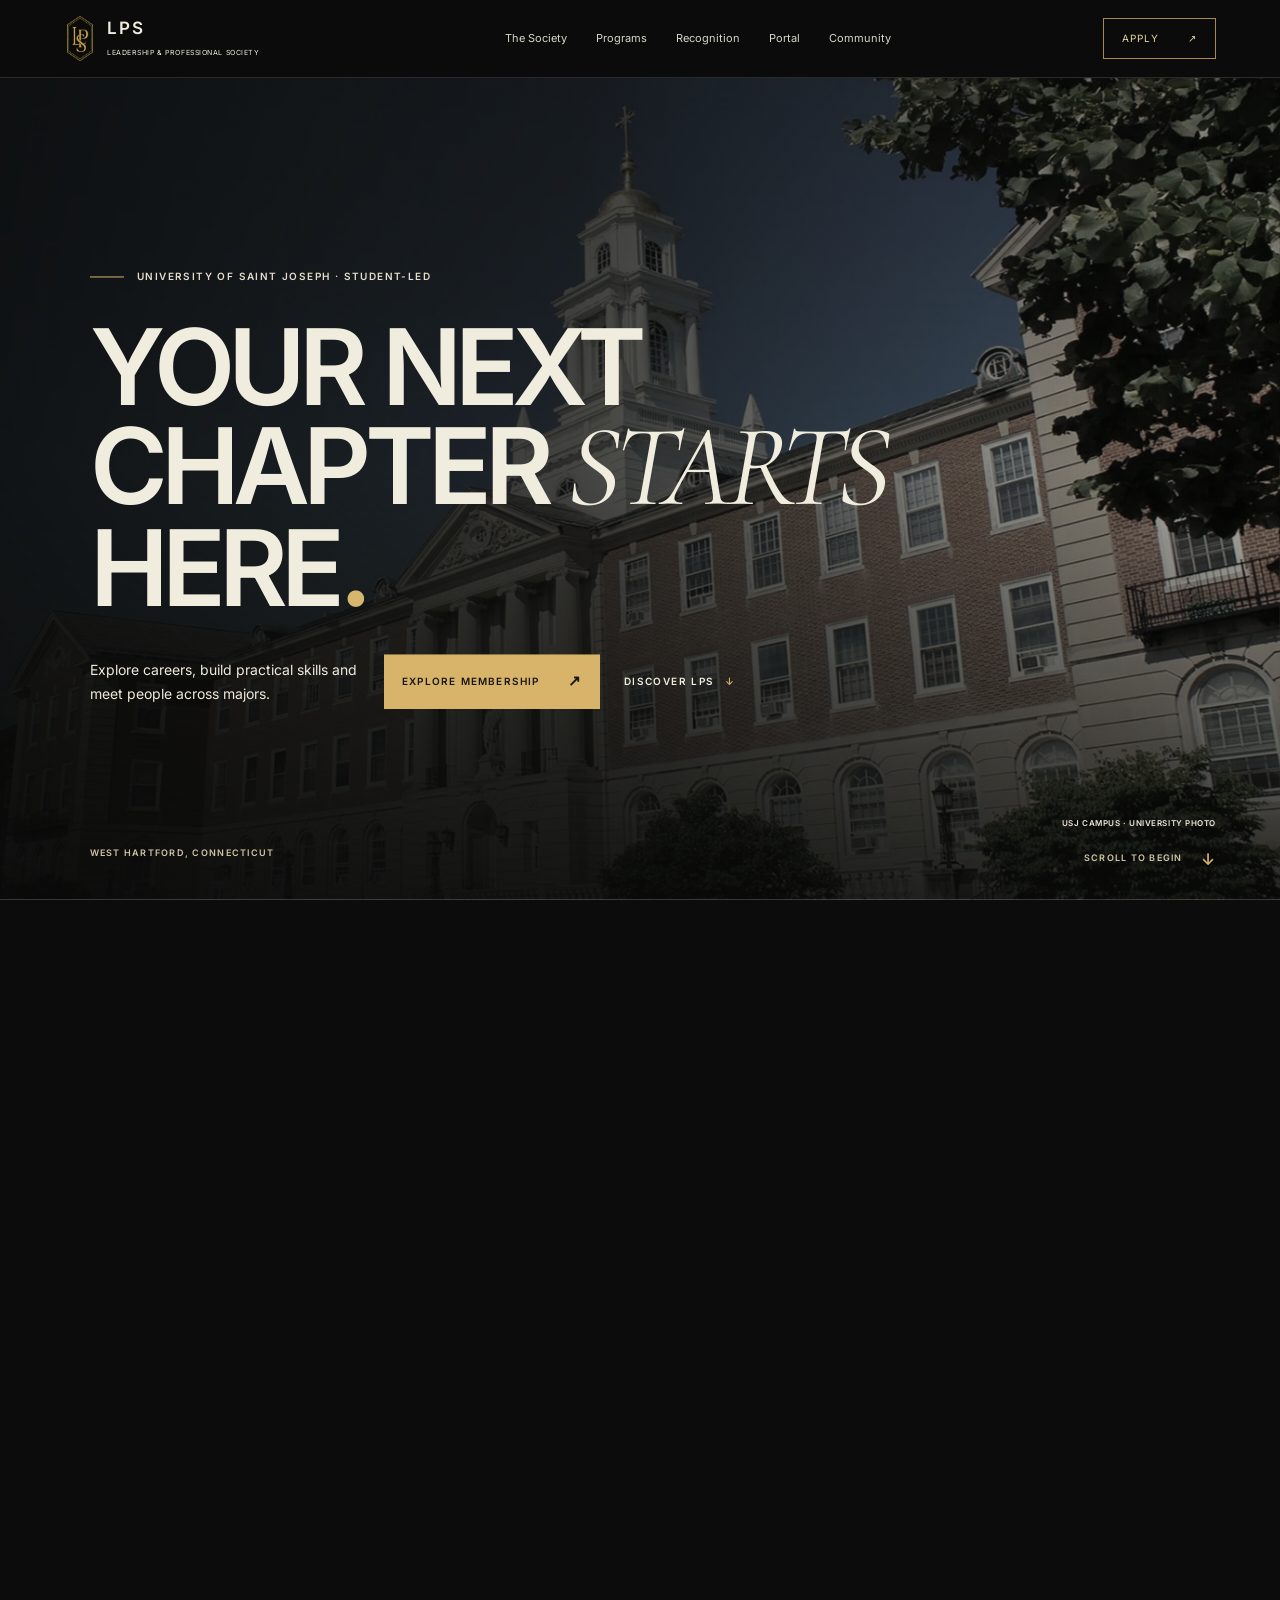
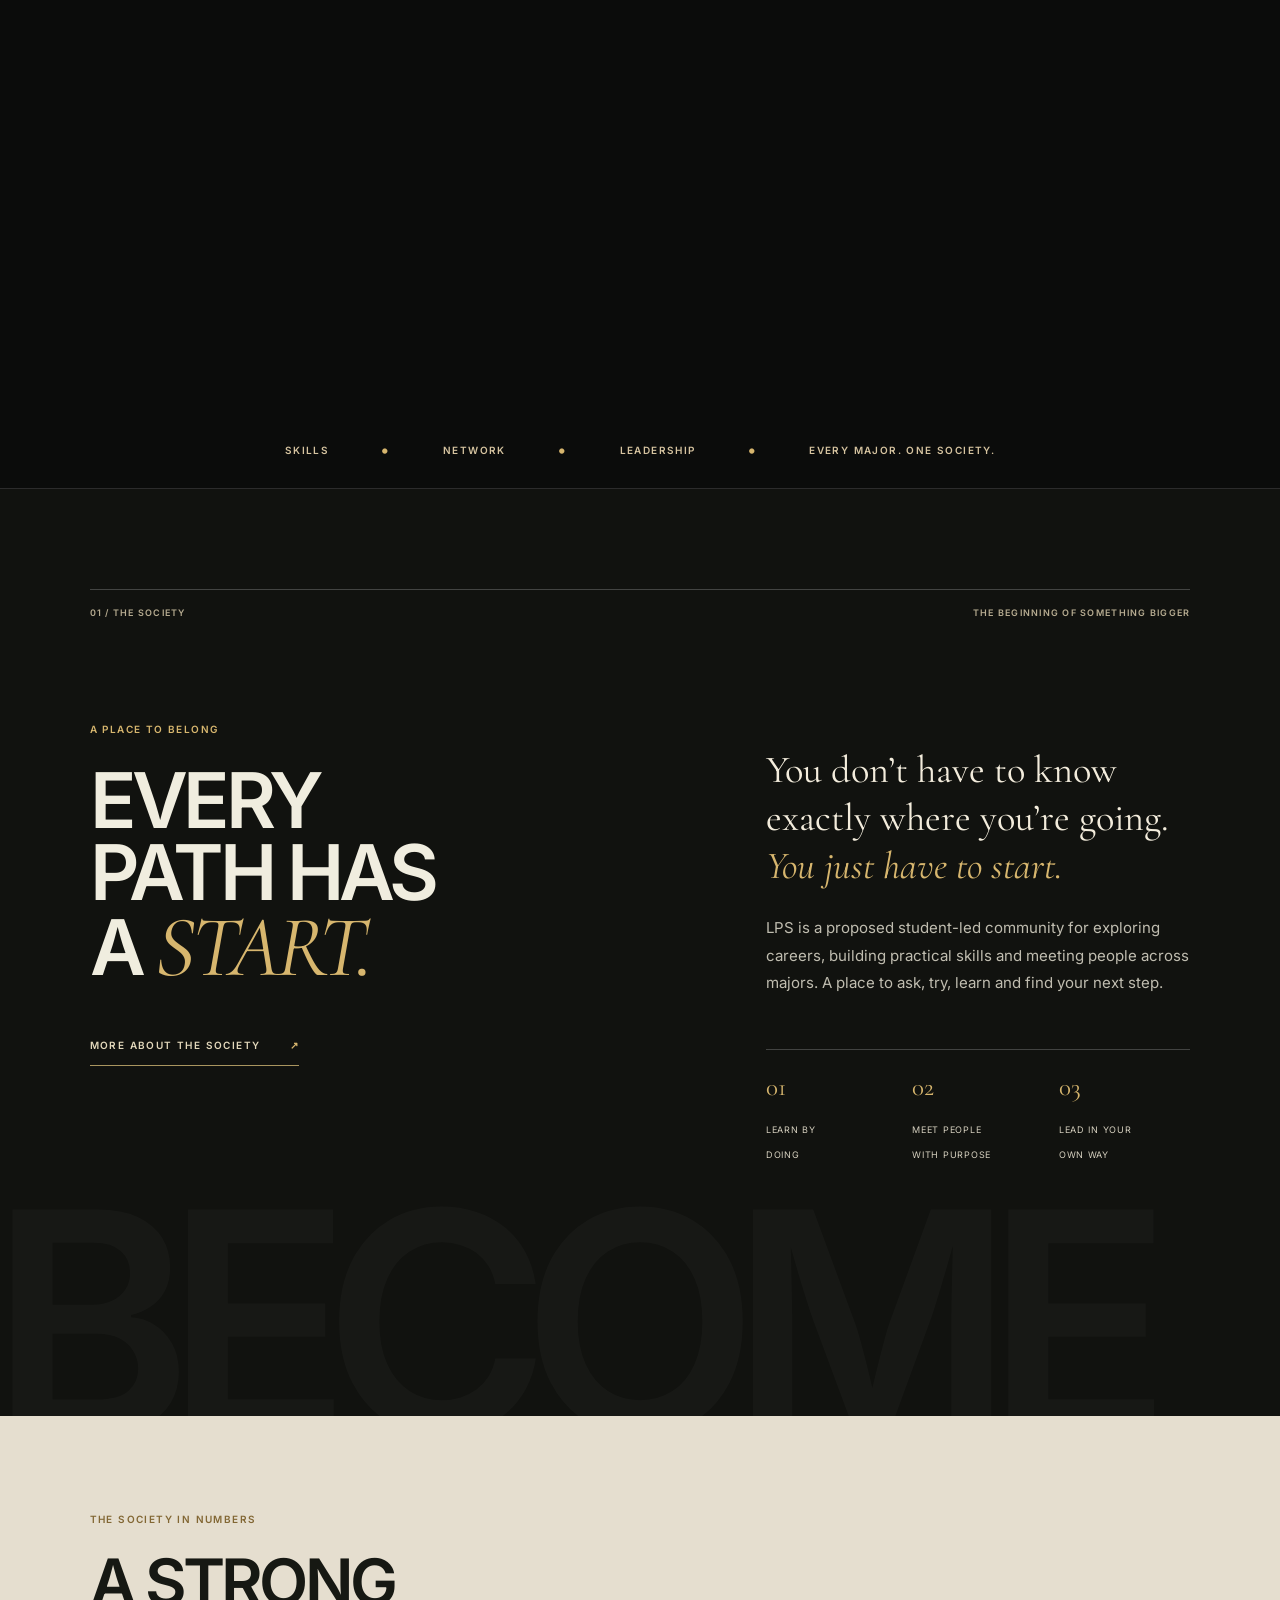
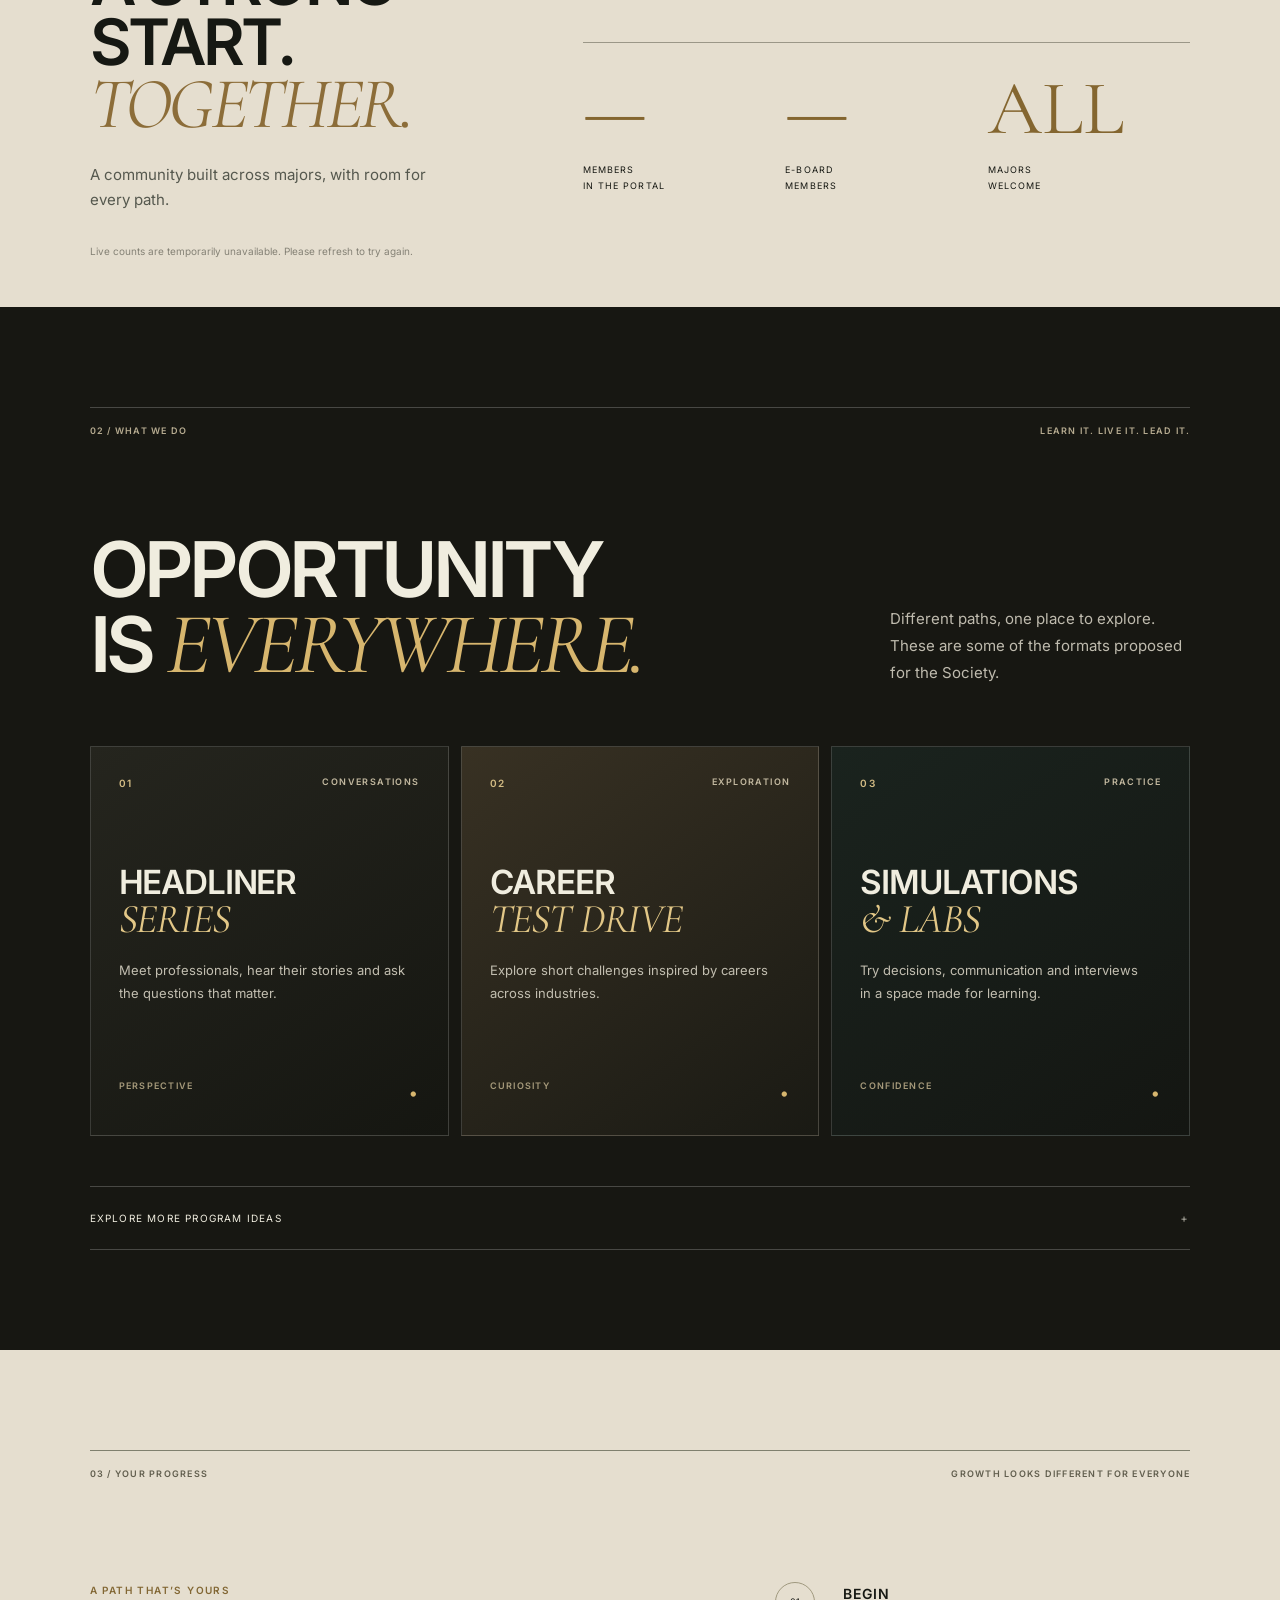
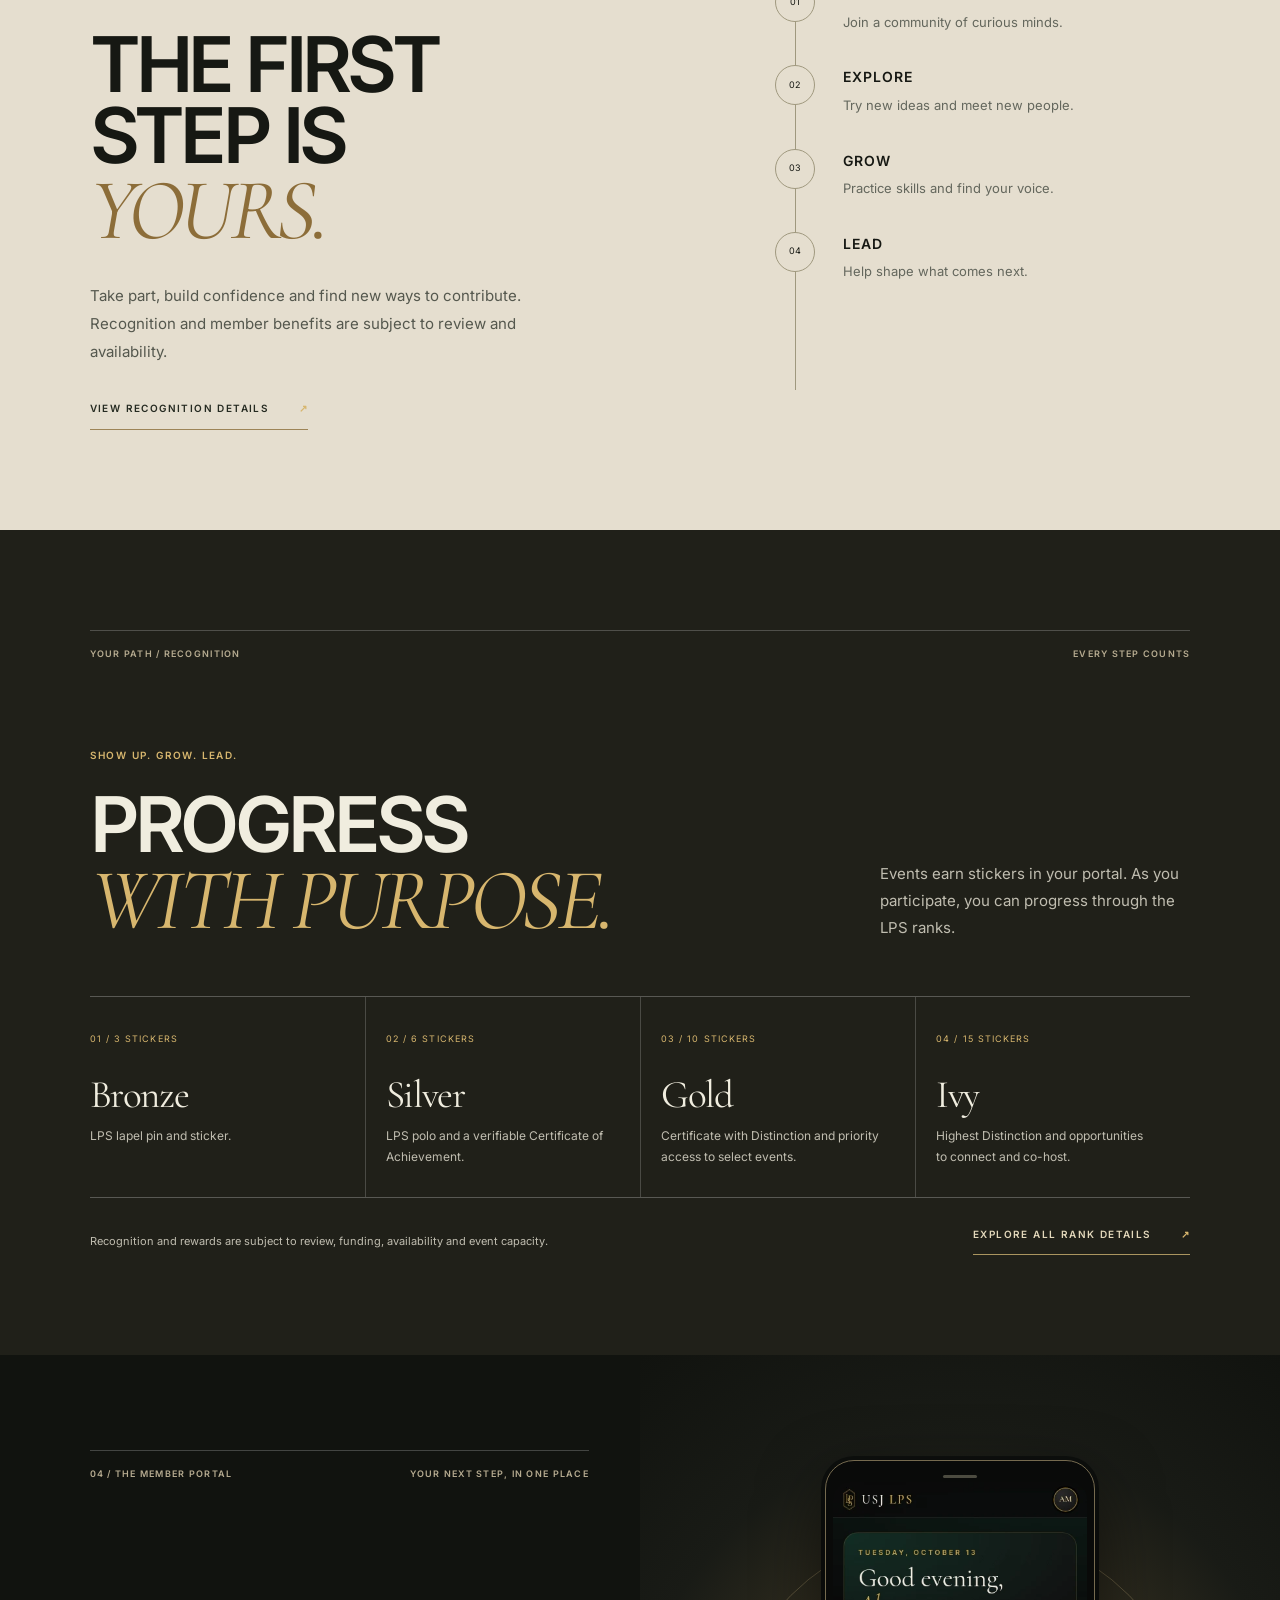
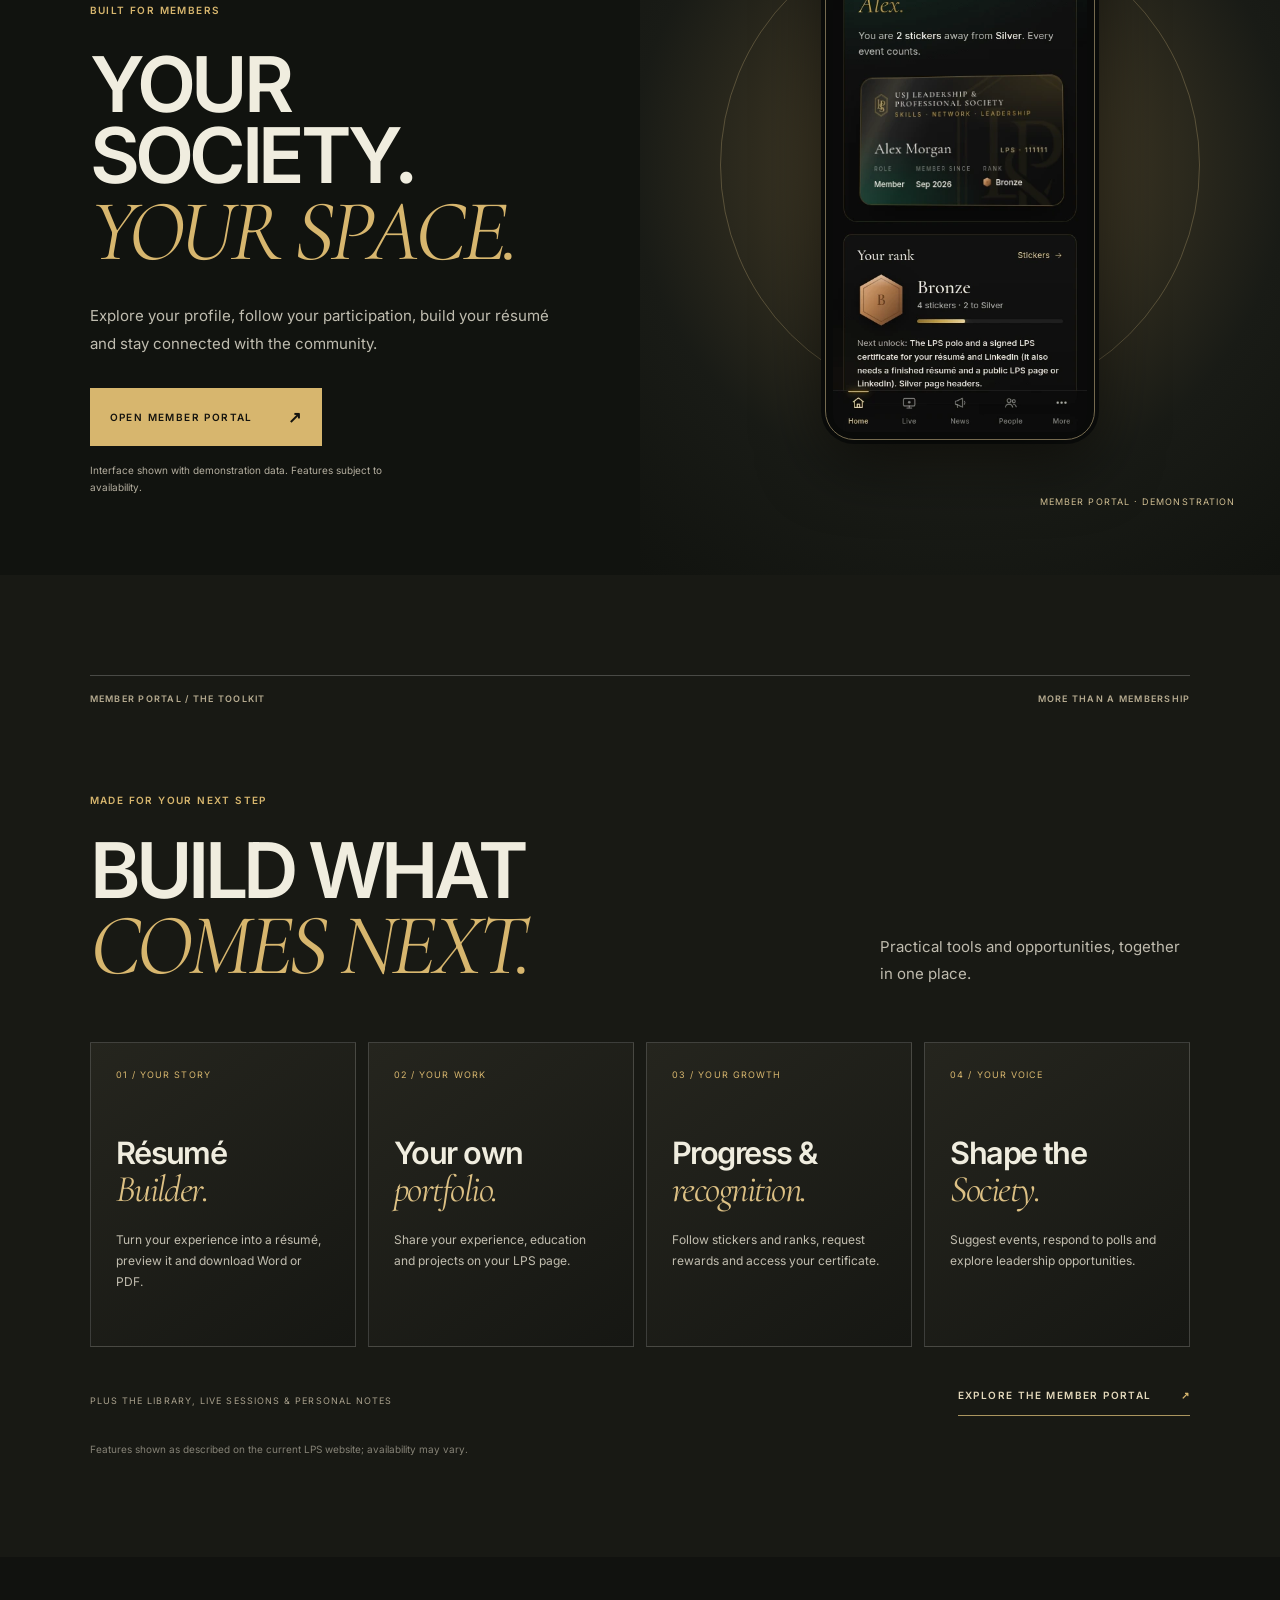
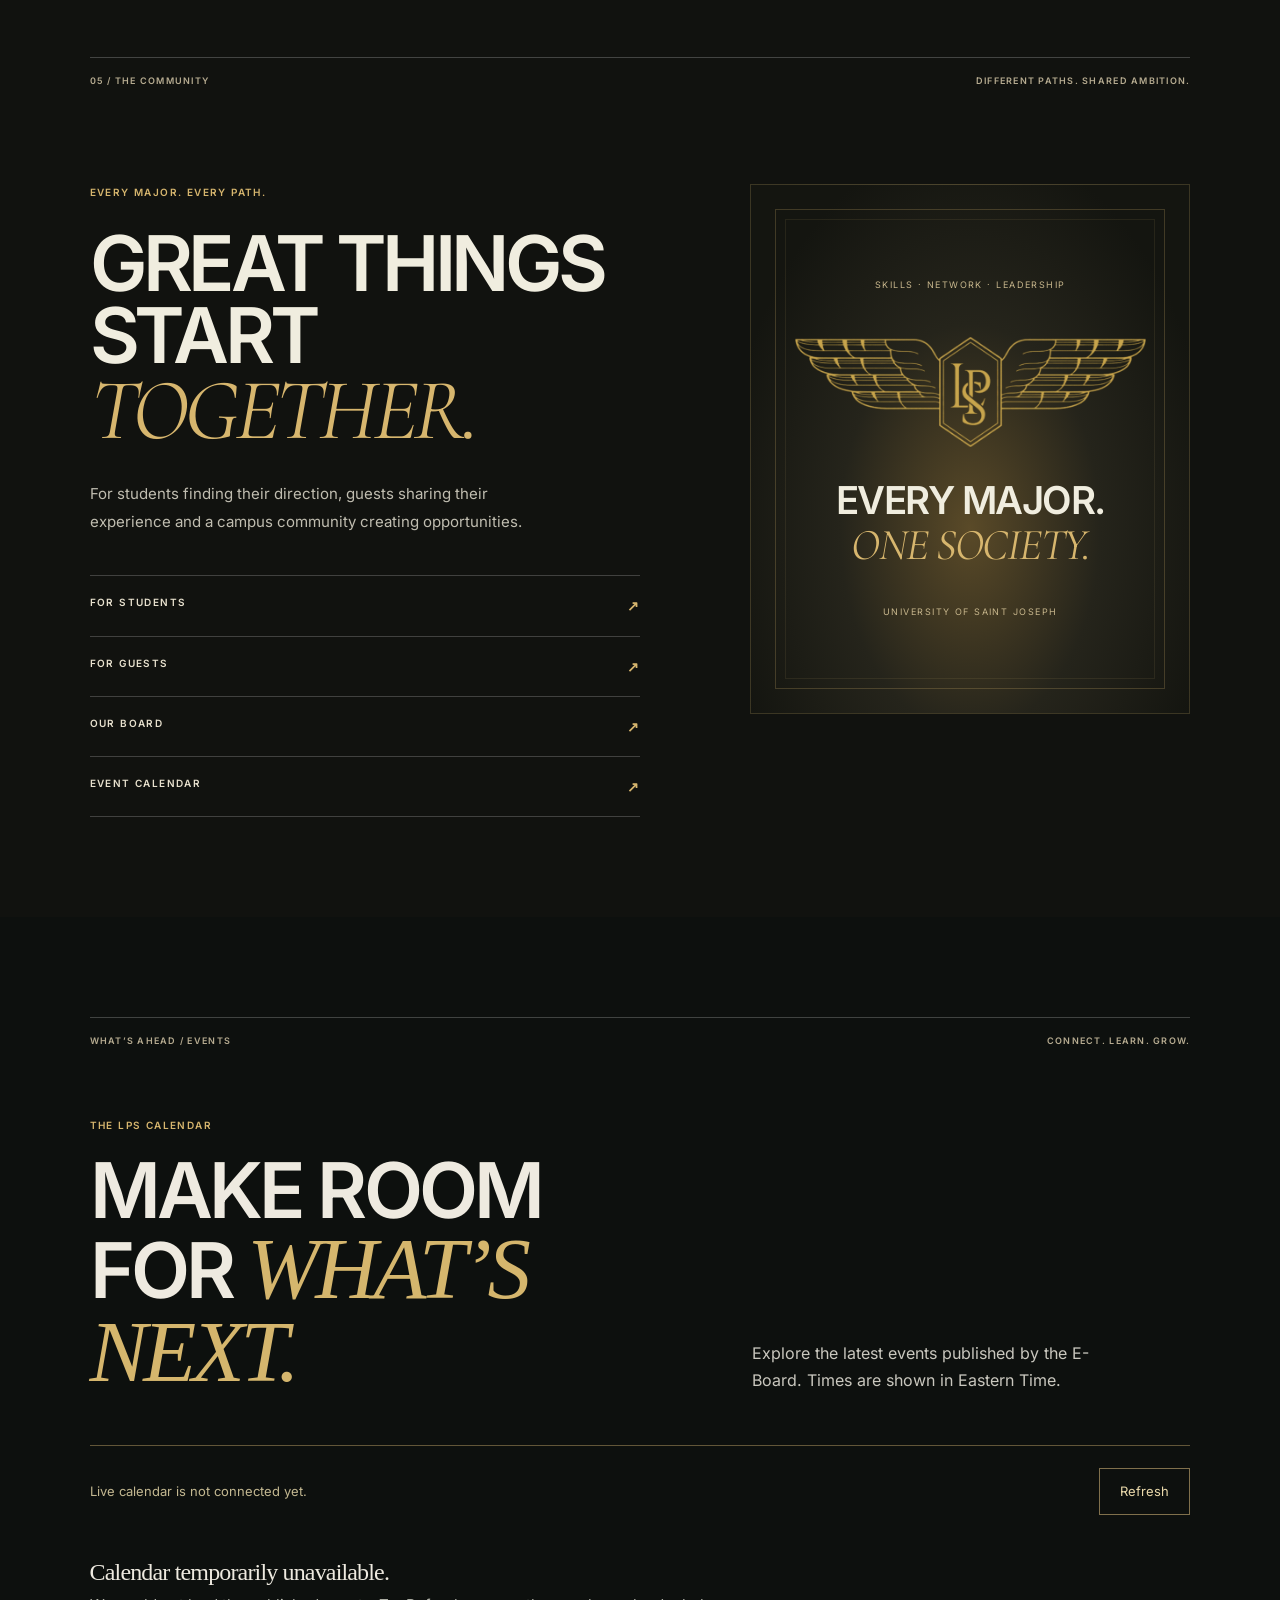
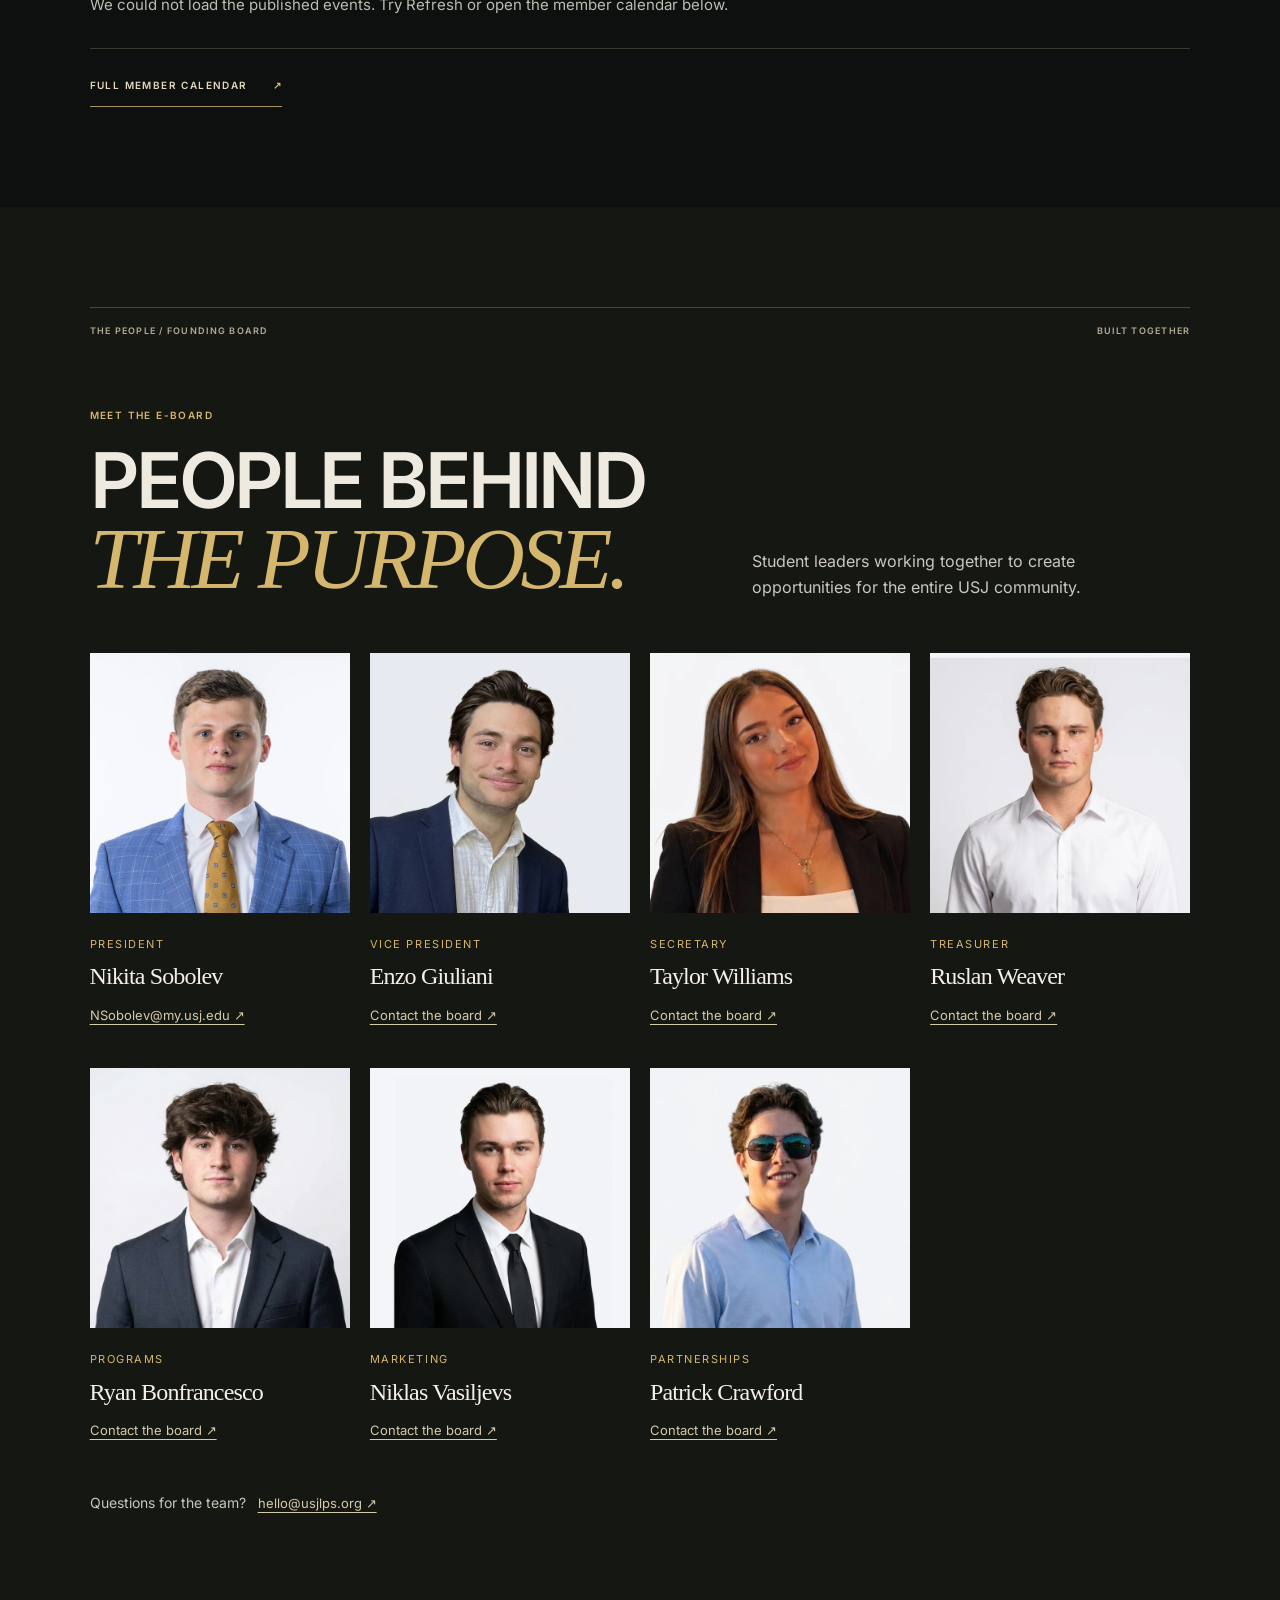
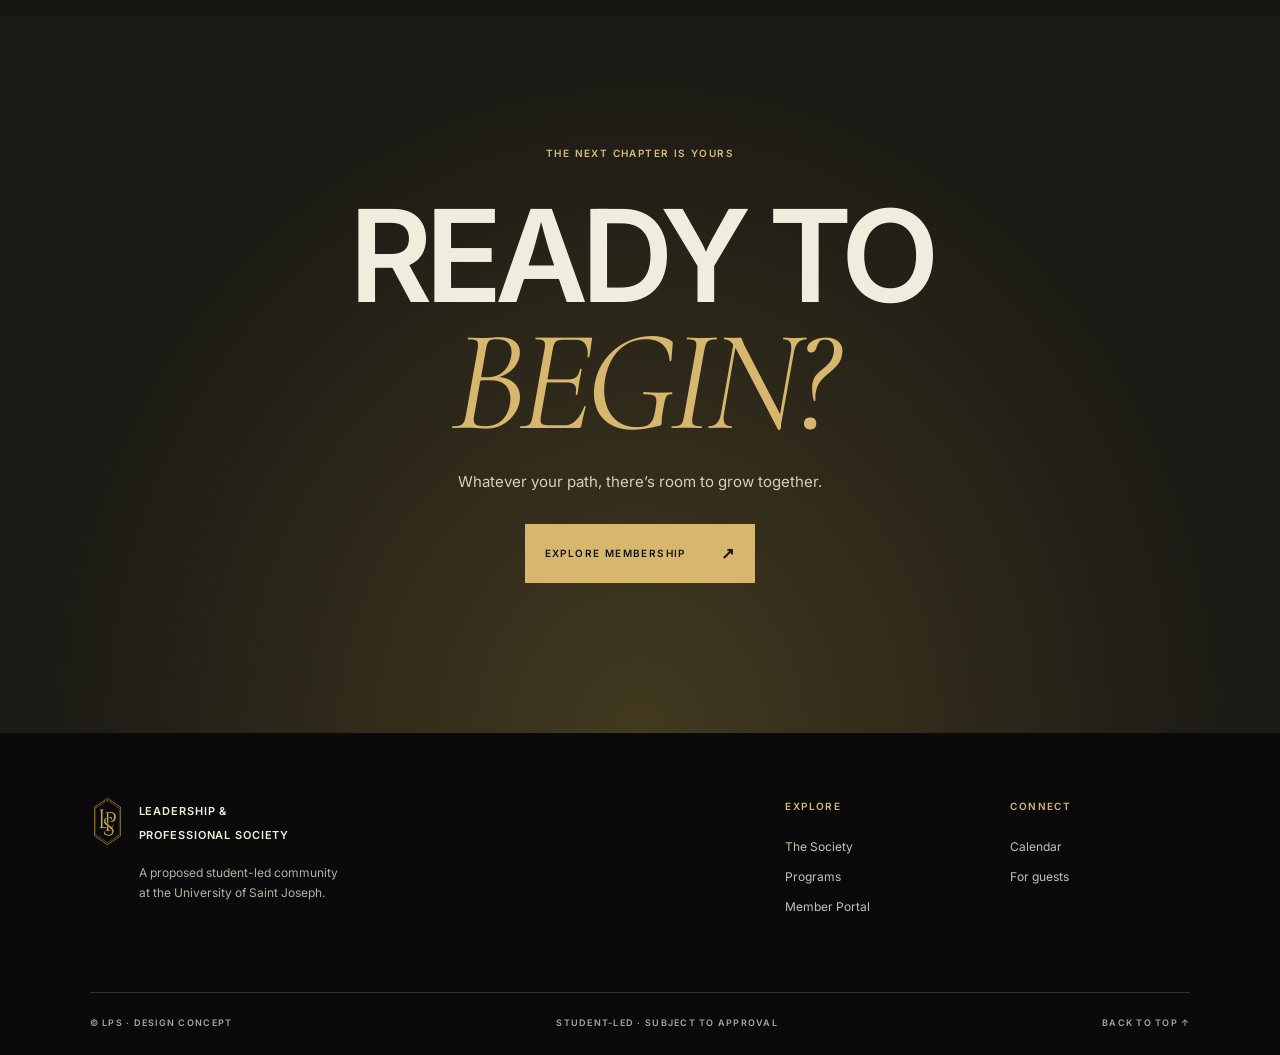
<file: index.html>
<!doctype html><html lang="en"><head><meta charset="utf-8"><meta name="viewport" content="width=device-width,initial-scale=1"><meta name="theme-color" content="#0b0c0b"><title>LPS — Your next chapter starts here</title><link rel="stylesheet" href="style.css"><link rel="stylesheet" href="opening-v2.css"><link rel="stylesheet" href="details-v5.css"><link rel="stylesheet" href="cinematic-v8.css"><link rel="stylesheet" href="finish-v9.css"><link rel="icon" type="image/png" sizes="32x32" href="assets/favicon-32.png"><link rel="icon" type="image/png" sizes="192x192" href="assets/favicon-192.png"><link rel="apple-touch-icon" href="assets/favicon-180.png"><link rel="stylesheet" href="update-v10.css"></head><body><a class="skip" href="#main">Skip to content</a>
<header class="nav"><a href="#top" class="brand"><img src="assets/mono.webp" alt=""><span>LPS<br><small>LEADERSHIP &amp; PROFESSIONAL SOCIETY</small></span></a><nav aria-label="Main navigation"><a href="#story">The Society</a><a href="#program-list">Programs</a><a href="#progress">Recognition</a><a href="#portal">Portal</a><a href="#connect">Community</a></nav><a class="nav-apply" href="join.html">APPLY <span>↗</span></a><button class="menu" aria-expanded="false" aria-label="Open menu"><span></span></button></header><div class="mobile-menu" hidden><a href="#story">The Society</a><a href="#program-list">Programs</a><a href="#progress">Recognition</a><a href="#portal">Member portal</a><a href="#connect">Community</a><a href="#calendar">Calendar</a></div>
<main id="main"><div class="opening-journey"><section class="hero" id="top"><div class="hero-photo hero-campus"></div><div class="hero-photo hero-people"></div><div class="hero-shade"></div><div class="hero-copy"><div class="eyebrow"><span class="dash"></span> UNIVERSITY OF SAINT JOSEPH · STUDENT-LED</div><h1><span>YOUR NEXT</span><span>CHAPTER <i>STARTS</i></span><span>HERE<span class="dot">.</span></span></h1><div class="hero-bottom"><p>Explore careers, build practical skills and meet people across majors.</p><a class="hero-primary" href="join.html">EXPLORE MEMBERSHIP <span>↗</span></a><a class="hero-link" href="#story">DISCOVER LPS <span>↓</span></a></div></div><div class="hero-edge"><span>WEST HARTFORD, CONNECTICUT</span><span class="hero-scroll-label">SCROLL TO BEGIN <span aria-hidden="true">↓</span></span></div><div class="caption hero-caption"><span class="cap-student">USJ CAMPUS · UNIVERSITY PHOTO</span><span class="cap-campus">USJ CAMPUS · UNIVERSITY PHOTO</span></div><div class="hero-progress"><span></span></div><div class="journey-message" aria-hidden="true"><div class="journey-kicker"><span></span> THE FIRST STEP / 01</div><div class="journey-title">ONE STEP<br>CAN CHANGE<br><i>EVERYTHING.</i></div><div class="journey-bottom"><span>SKILLS &nbsp; / &nbsp; NETWORK &nbsp; / &nbsp; LEADERSHIP</span><span class="journey-next">THE STORY BEGINS ↓</span></div></div></section></div>
<div class="brandline"><span>SKILLS</span><b>•</b><span>NETWORK</span><b>•</b><span>LEADERSHIP</span><b>•</b><span>EVERY MAJOR. ONE SOCIETY.</span></div>
<section id="story" class="story section"><div class="section-top"><span>01 / THE SOCIETY</span><span>THE BEGINNING OF SOMETHING BIGGER</span></div><div class="story-grid"><div class="story-intro reveal"><div class="eyebrow gold">A PLACE TO BELONG</div><h2>EVERY<br>PATH HAS<br>A <i>START.</i></h2><a class="under-link" href="#story">MORE ABOUT THE SOCIETY <span>↗</span></a></div><div class="story-right reveal"><p class="statement">You don’t have to know exactly where you’re going. <em>You just have to start.</em></p><p>LPS is a proposed student-led community for exploring careers, building practical skills and meeting people across majors. A place to ask, try, learn and find your next step.</p><div class="story-facts"><div><b>01</b><span>LEARN BY<br>DOING</span></div><div><b>02</b><span>MEET PEOPLE<br>WITH PURPOSE</span></div><div><b>03</b><span>LEAD IN YOUR<br>OWN WAY</span></div></div></div></div><div class="big-word" aria-hidden="true">BECOME</div></section>
<section class="v5-stats" aria-labelledby="stats-title"><div class="v5-stats-intro"><span class="eyebrow gold">THE SOCIETY IN NUMBERS</span><h2 id="stats-title">A STRONG START.<br><i>TOGETHER.</i></h2><p>A community built across majors, with room for every path.</p></div><div class="v5-stats-list" aria-label="Society statistics"><div><strong data-stat="members">—</strong><span>MEMBERS<br>IN THE PORTAL</span></div><div><strong data-stat="eboard" data-pad="2">—</strong><span>E-BOARD<br>MEMBERS</span></div><div><strong>ALL</strong><span>MAJORS<br>WELCOME</span></div></div><p class="v5-source-note stats-status" role="status" aria-live="polite">Connecting to the LPS portal…</p></section><span id="experience" class="anchor-alias" aria-hidden="true"></span><section class="programs section" id="program-list"><div class="section-top"><span>02 / WHAT WE DO</span><span>LEARN IT. LIVE IT. LEAD IT.</span></div><div class="program-head reveal"><h2>OPPORTUNITY<br>IS <i>EVERYWHERE.</i></h2><p>Different paths, one place to explore. These are some of the formats proposed for the Society.</p></div><div class="cards"><article class="card reveal"><div class="card-index">01 <span>CONVERSATIONS</span></div><h3>HEADLINER<br><i>SERIES</i></h3><p>Meet professionals, hear their stories and ask the questions that matter.</p><div class="card-foot">PERSPECTIVE <span>•</span></div></article><article class="card reveal"><div class="card-index">02 <span>EXPLORATION</span></div><h3>CAREER<br><i>TEST DRIVE</i></h3><p>Explore short challenges inspired by careers across industries.</p><div class="card-foot">CURIOSITY <span>•</span></div></article><article class="card reveal"><div class="card-index">03 <span>PRACTICE</span></div><h3>SIMULATIONS<br><i>&amp; LABS</i></h3><p>Try decisions, communication and interviews in a space made for learning.</p><div class="card-foot">CONFIDENCE <span>•</span></div></article></div><details class="more"><summary>EXPLORE MORE PROGRAM IDEAS <span>＋</span></summary><div class="more-items"><p><b>The Board Meeting</b><br>Discuss decisions and different perspectives.</p><p><b>Know Yourself</b><br>Explore your leadership style.</p><p><b>Interview Lab</b><br>Practice interviews and receive feedback.</p><p><b>Personal Brand</b><br>Build your professional story.</p><p><b>Night at LPS</b><br>Connect with the community.</p></div></details></section>
<section class="progress section" id="progress"><div class="section-top"><span>03 / YOUR PROGRESS</span><span>GROWTH LOOKS DIFFERENT FOR EVERYONE</span></div><div class="progress-grid"><div class="reveal"><div class="eyebrow gold">A PATH THAT’S YOURS</div><h2>THE FIRST<br>STEP IS<br><i>YOURS.</i></h2><p>Take part, build confidence and find new ways to contribute. Recognition and member benefits are subject to review and availability.</p><a class="under-link" href="#rank-details">VIEW RECOGNITION DETAILS <span>↗</span></a></div><div class="path reveal"><div class="path-line"></div><div class="path-item"><span>01</span><div><b>BEGIN</b><p>Join a community of curious minds.</p></div></div><div class="path-item"><span>02</span><div><b>EXPLORE</b><p>Try new ideas and meet new people.</p></div></div><div class="path-item"><span>03</span><div><b>GROW</b><p>Practice skills and find your voice.</p></div></div><div class="path-item"><span>04</span><div><b>LEAD</b><p>Help shape what comes next.</p></div></div></div></div></section>
<section id="rank-details" class="v5-ranks section" aria-labelledby="ranks-title"><div class="section-top"><span>YOUR PATH / RECOGNITION</span><span>EVERY STEP COUNTS</span></div><div class="v5-ranks-head"><div><div class="eyebrow gold">SHOW UP. GROW. LEAD.</div><h2 id="ranks-title">PROGRESS<br><i>WITH PURPOSE.</i></h2></div><p>Events earn stickers in your portal. As you participate, you can progress through the LPS ranks.</p></div><div class="v5-rank-grid"><article><span>01 / 3 STICKERS</span><h3>Bronze</h3><p>LPS lapel pin and sticker.</p></article><article><span>02 / 6 STICKERS</span><h3>Silver</h3><p>LPS polo and a verifiable Certificate of Achievement.</p></article><article><span>03 / 10 STICKERS</span><h3>Gold</h3><p>Certificate with Distinction and priority access to select events.</p></article><article><span>04 / 15 STICKERS</span><h3>Ivy</h3><p>Highest Distinction and opportunities to connect and co-host.</p></article></div><div class="v5-rank-bottom"><p>Recognition and rewards are subject to review, funding, availability and event capacity.</p><a class="under-link" href="#rank-details">EXPLORE ALL RANK DETAILS <span>↗</span></a></div></section><section class="portal" id="portal"><div class="portal-copy"><div class="section-top"><span>04 / THE MEMBER PORTAL</span><span>YOUR NEXT STEP, IN ONE PLACE</span></div><div class="portal-inner reveal"><div class="eyebrow gold">BUILT FOR MEMBERS</div><h2>YOUR SOCIETY.<br><i>YOUR SPACE.</i></h2><p>Explore your profile, follow your participation, build your résumé and stay connected with the community.</p><a class="button gold-button" href="https://members.usjlps.org">OPEN MEMBER PORTAL <span>↗</span></a><small>Interface shown with demonstration data. Features subject to availability.</small></div></div><div class="portal-art"><div class="portal-orbit"></div><div class="portal-device"><div class="device-top"><span></span></div><img src="assets/portal-home.webp" alt="Member portal home screen with demonstration data"></div><span>MEMBER PORTAL · DEMONSTRATION</span></div></section>
<section class="v5-features section" aria-labelledby="features-title"><div class="section-top"><span>MEMBER PORTAL / THE TOOLKIT</span><span>MORE THAN A MEMBERSHIP</span></div><div class="v5-features-head"><div><div class="eyebrow gold">MADE FOR YOUR NEXT STEP</div><h2 id="features-title">BUILD WHAT<br><i>COMES NEXT.</i></h2></div><p>Practical tools and opportunities, together in one place.</p></div><div class="v5-feature-grid"><article><span>01 / YOUR STORY</span><h3>Résumé<br><i>Builder.</i></h3><p>Turn your experience into a résumé, preview it and download Word or PDF.</p></article><article><span>02 / YOUR WORK</span><h3>Your own<br><i>portfolio.</i></h3><p>Share your experience, education and projects on your LPS page.</p></article><article><span>03 / YOUR GROWTH</span><h3>Progress &<br><i>recognition.</i></h3><p>Follow stickers and ranks, request rewards and access your certificate.</p></article><article><span>04 / YOUR VOICE</span><h3>Shape the<br><i>Society.</i></h3><p>Suggest events, respond to polls and explore leadership opportunities.</p></article></div><div class="v5-feature-bottom"><span>PLUS THE LIBRARY, LIVE SESSIONS & PERSONAL NOTES</span><a href="https://members.usjlps.org" class="under-link">EXPLORE THE MEMBER PORTAL <span>↗</span></a></div><p class="v5-source-note">Features shown as described on the current LPS website; availability may vary.</p></section><section class="connect section" id="connect"><div class="section-top"><span>05 / THE COMMUNITY</span><span>DIFFERENT PATHS. SHARED AMBITION.</span></div><div class="connect-grid"><div class="reveal"><div class="eyebrow gold">EVERY MAJOR. EVERY PATH.</div><h2>GREAT THINGS<br>START <i>TOGETHER.</i></h2><p>For students finding their direction, guests sharing their experience and a campus community creating opportunities.</p><div class="connect-links"><a href="join.html">FOR STUDENTS <span>↗</span></a><a href="guests.html">FOR GUESTS <span>↗</span></a><a href="#board">OUR BOARD <span>↗</span></a><a href="#calendar">EVENT CALENDAR <span>↗</span></a></div></div><div class="connect-brand reveal"><div class="connect-brand-inner"><span>SKILLS · NETWORK · LEADERSHIP</span><img src="assets/wings.webp" alt="LPS emblem"><p>EVERY MAJOR.<br><i>ONE SOCIETY.</i></p><small>UNIVERSITY OF SAINT JOSEPH</small></div></div></div></section>
<section class="calendar-v10 section" id="calendar" aria-labelledby="calendar-title"><div class="section-top"><span>WHAT’S AHEAD / EVENTS</span><span>CONNECT. LEARN. GROW.</span></div><div class="calendar-heading"><div><div class="eyebrow gold">THE LPS CALENDAR</div><h2 id="calendar-title">MAKE ROOM<br>FOR <i>WHAT’S NEXT.</i></h2></div><p>Explore the latest events published by the E-Board. Times are shown in Eastern Time.</p></div><div class="calendar-toolbar"><p id="calendar-sync" role="status">Connecting to the calendar…</p><button id="calendar-refresh" type="button">Refresh</button></div><div id="public-events" class="public-events" aria-live="polite" aria-busy="true"><div class="calendar-state"><h3>Loading the calendar…</h3><p>Checking the latest published events.</p></div></div><a class="under-link calendar-link" href="https://members.usjlps.org/events">FULL MEMBER CALENDAR <span>↗</span></a></section>
<span id="community-details" class="anchor-alias" aria-hidden="true"></span><section class="team-v10 section" id="board" aria-labelledby="team-title"><div class="section-top"><span>THE PEOPLE / FOUNDING BOARD</span><span>BUILT TOGETHER</span></div><div class="team-heading"><div><div class="eyebrow gold">MEET THE E-BOARD</div><h2 id="team-title">PEOPLE BEHIND<br><i>THE PURPOSE.</i></h2></div><p>Student leaders working together to create opportunities for the entire USJ community.</p></div><div class="team-grid"><article class="team-card"><img src="assets/board/board-1.webp" alt="Nikita Sobolev, President" loading="lazy" width="640" height="640"><div class="team-card-info"><span>President</span><h3>Nikita Sobolev</h3><a href="mailto:NSobolev@my.usj.edu">NSobolev@my.usj.edu ↗</a></div></article><article class="team-card"><img src="assets/board/board-2.webp" alt="Enzo Giuliani, Vice President" loading="lazy" width="640" height="640"><div class="team-card-info"><span>Vice President</span><h3>Enzo Giuliani</h3><a href="mailto:hello@usjlps.org">Contact the board ↗</a></div></article><article class="team-card"><img src="assets/board/board-3.webp" alt="Taylor Williams, Secretary" loading="lazy" width="640" height="640"><div class="team-card-info"><span>Secretary</span><h3>Taylor Williams</h3><a href="mailto:hello@usjlps.org">Contact the board ↗</a></div></article><article class="team-card"><img src="assets/board/board-4.webp" alt="Ruslan Weaver, Treasurer" loading="lazy" width="640" height="640"><div class="team-card-info"><span>Treasurer</span><h3>Ruslan Weaver</h3><a href="mailto:hello@usjlps.org">Contact the board ↗</a></div></article><article class="team-card"><img src="assets/board/board-5.webp" alt="Ryan Bonfrancesco, Programs" loading="lazy" width="640" height="640"><div class="team-card-info"><span>Programs</span><h3>Ryan Bonfrancesco</h3><a href="mailto:hello@usjlps.org">Contact the board ↗</a></div></article><article class="team-card"><img src="assets/board/board-6.webp" alt="Niklas Vasiljevs, Marketing" loading="lazy" width="640" height="640"><div class="team-card-info"><span>Marketing</span><h3>Niklas Vasiljevs</h3><a href="mailto:hello@usjlps.org">Contact the board ↗</a></div></article><article class="team-card"><img src="assets/board/board-7.webp" alt="Patrick Crawford, Partnerships" loading="lazy" width="640" height="640"><div class="team-card-info"><span>Partnerships</span><h3>Patrick Crawford</h3><a href="mailto:hello@usjlps.org">Contact the board ↗</a></div></article></div><p class="team-contact">Questions for the team? <a href="mailto:hello@usjlps.org">hello@usjlps.org ↗</a></p></section><section class="end-cta"><div class="end-light"></div><div class="eyebrow">THE NEXT CHAPTER IS YOURS</div><h2>READY TO<br><i>BEGIN?</i></h2><p>Whatever your path, there’s room to grow together.</p><a href="join.html" class="button gold-button">EXPLORE MEMBERSHIP <span>↗</span></a></section></main><footer><div class="footer-brand"><img src="assets/mono.webp" alt=""><div><b>LEADERSHIP &amp;<br>PROFESSIONAL SOCIETY</b><p>A proposed student-led community<br>at the University of Saint Joseph.</p></div></div><div class="footer-col"><b>EXPLORE</b><a href="#story">The Society</a><a href="#program-list">Programs</a><a href="#portal">Member Portal</a></div><div class="footer-col"><b>CONNECT</b><a href="#calendar">Calendar</a><a href="guests.html">For guests</a></div><div class="footer-bottom"><span>© LPS · DESIGN CONCEPT</span><span>STUDENT-LED · SUBJECT TO APPROVAL</span><a href="#top">BACK TO TOP ↑</a></div></footer><script>(()=>{const m={'#board':'#community-details','#society':'#story','#programs':'#program-list','#recognition':'#rank-details','#ranks':'#rank-details','#calendar':'#community-details'};const h=location.hash.toLowerCase(),v=m[h];if(h==='#for-guests'){location.replace('guests.html');return}if(v){history.replaceState(null,'',location.pathname+location.search+v);requestAnimationFrame(()=>document.getElementById(v.slice(1))?.scrollIntoView({behavior:'instant'}))}})();</script><script src="script.js"></script><script src="opening-v2.js"></script><script src="live-stats-v9.js" defer></script><script src="calendar-v10.js"></script></body></html>
</file>
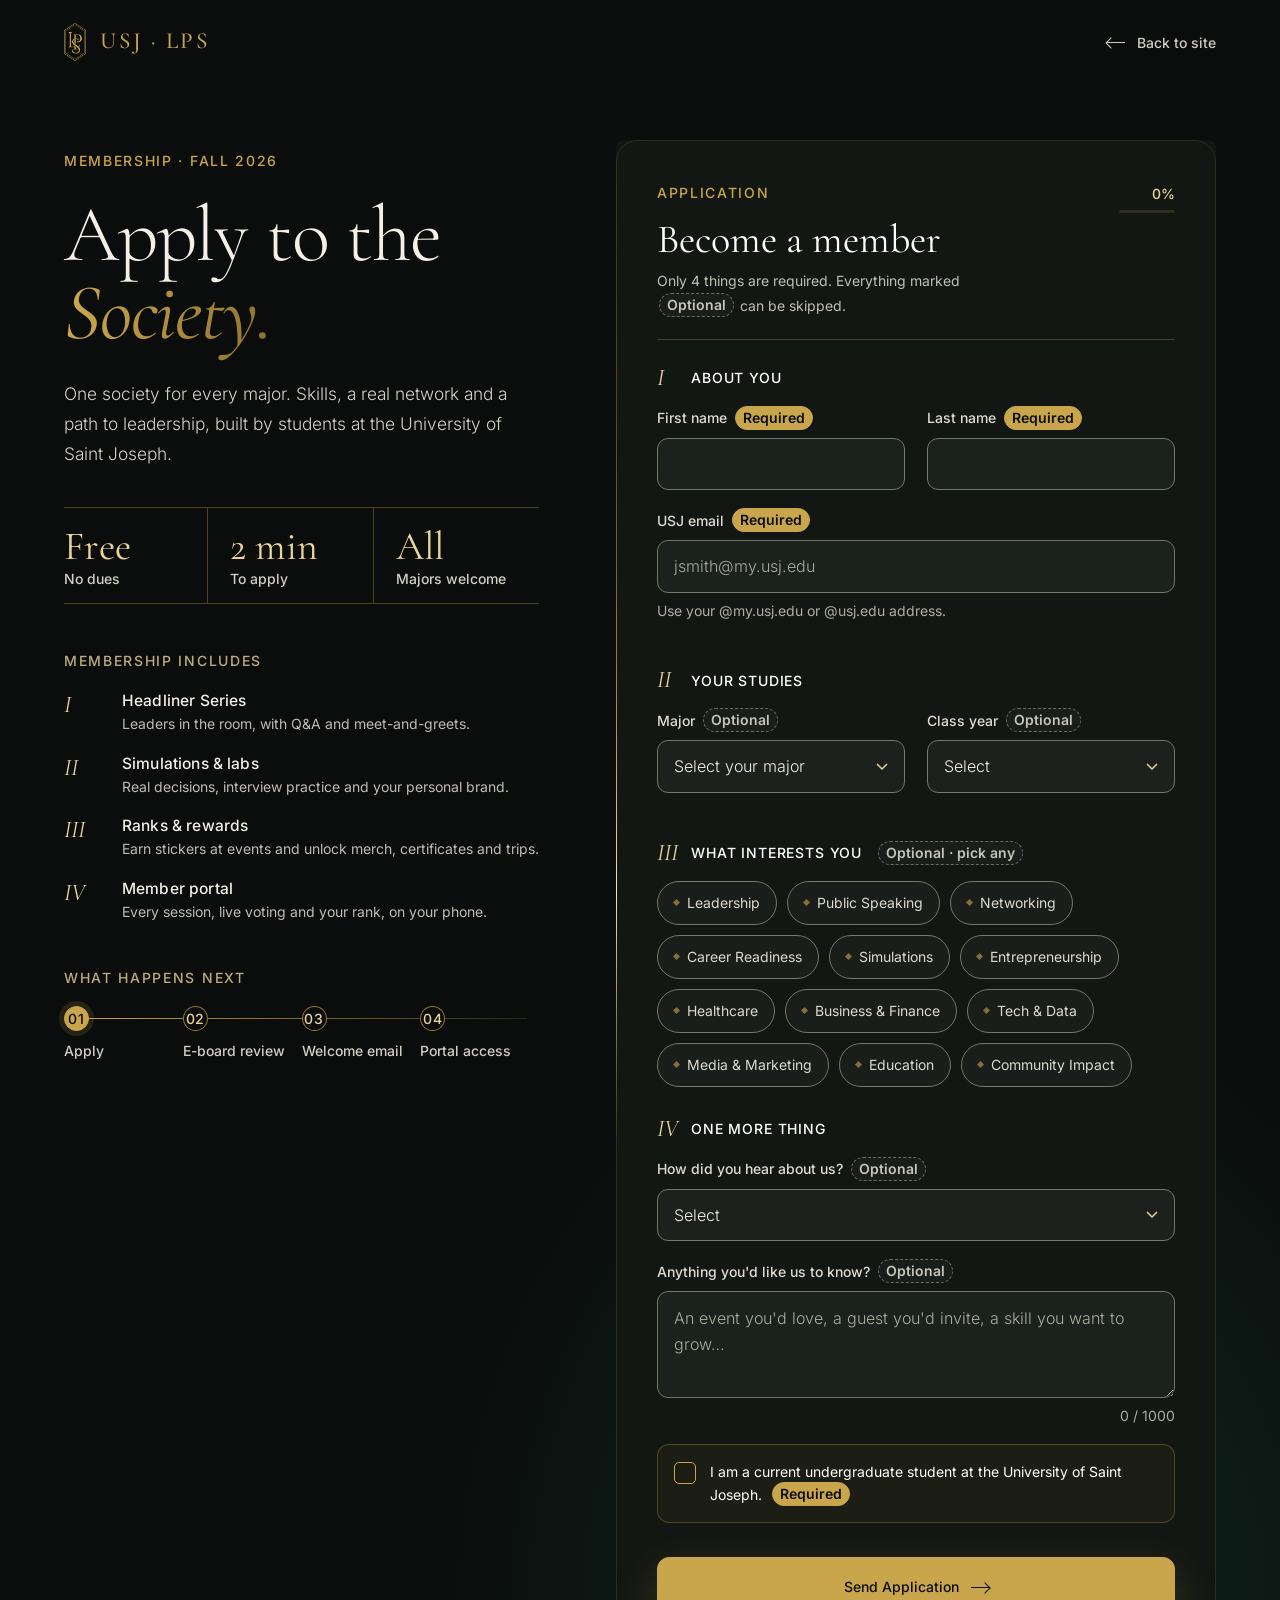
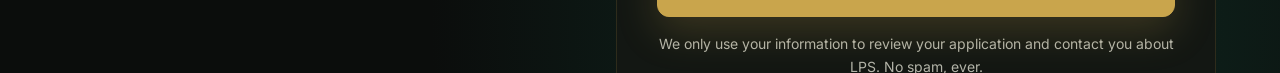
<file: join/index.html>
<!doctype html><html lang="en"><head><meta charset="utf-8"><meta name="viewport" content="width=device-width,initial-scale=1"><meta http-equiv="refresh" content="0;url=../join.html"><title>Page moved · LPS</title></head><body><p>This page has moved. <a href="../join.html">Continue to the new page</a>.</p></body></html>
</file>
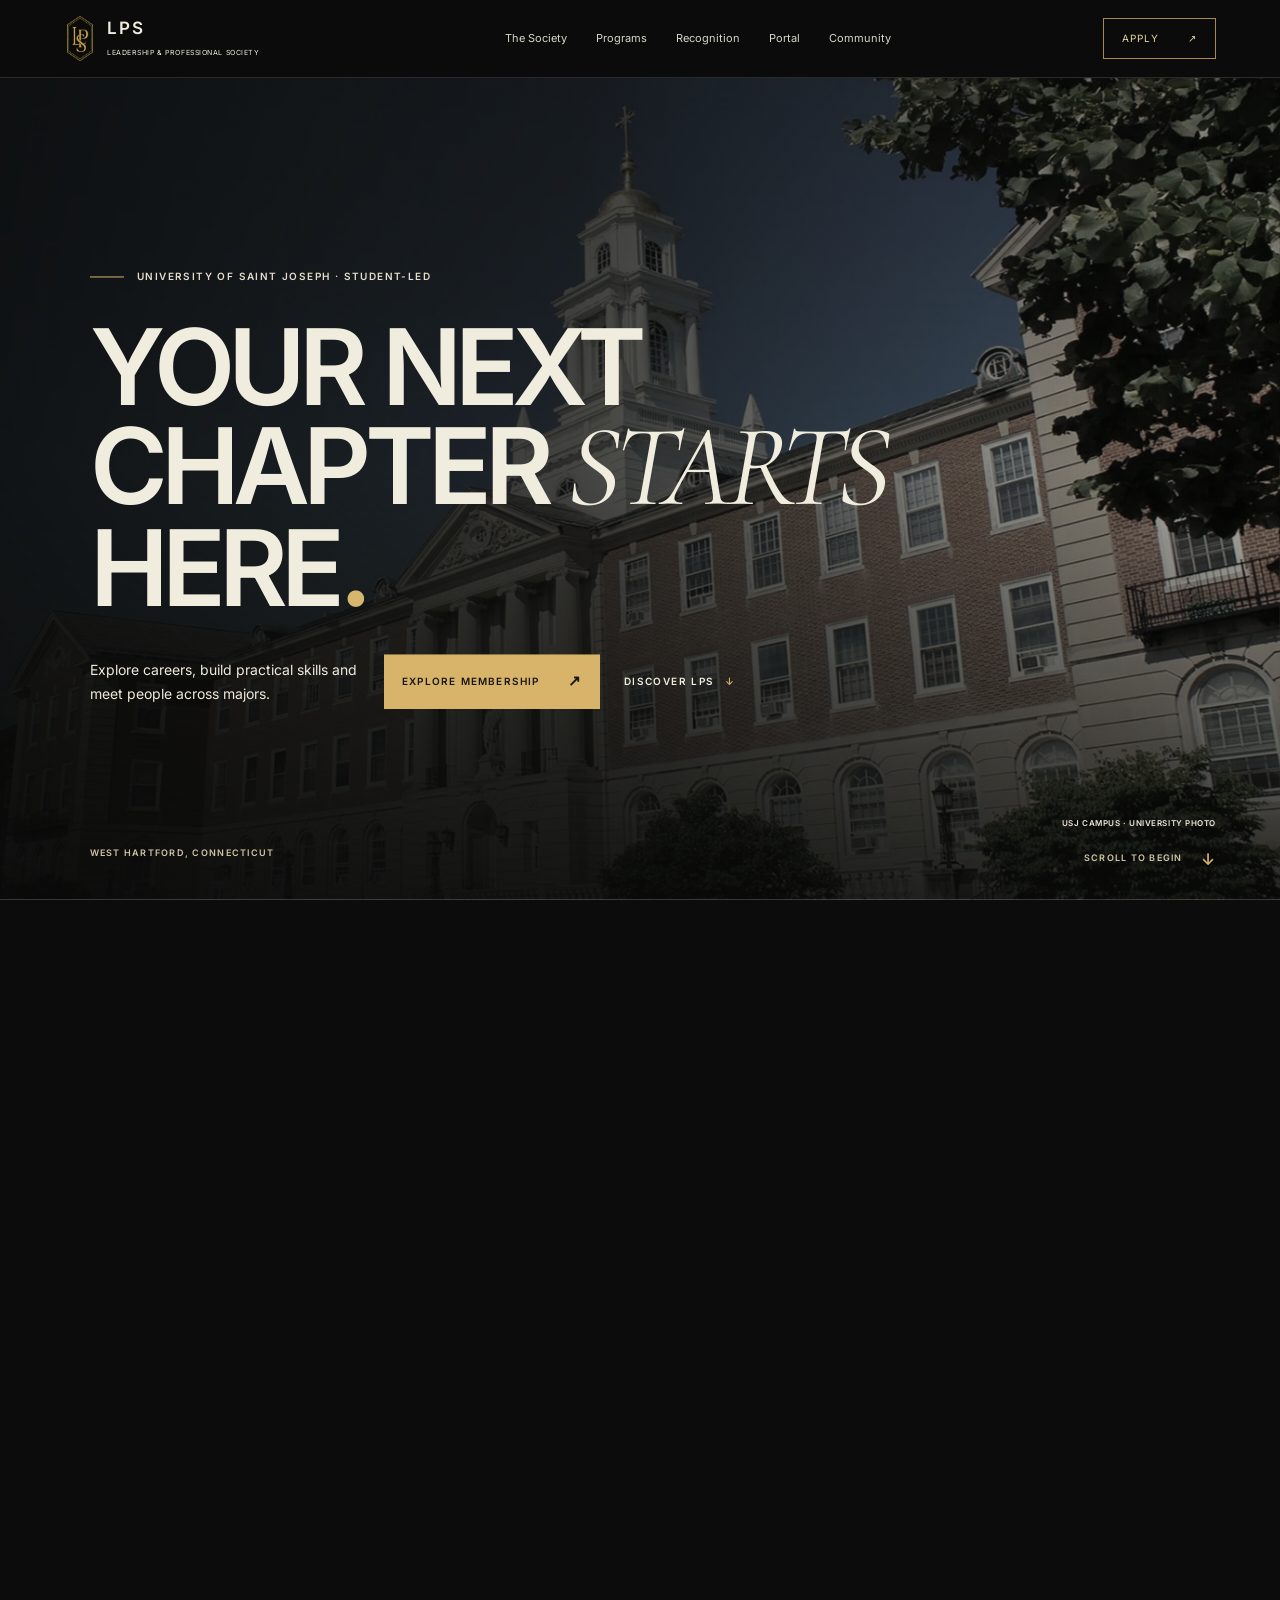
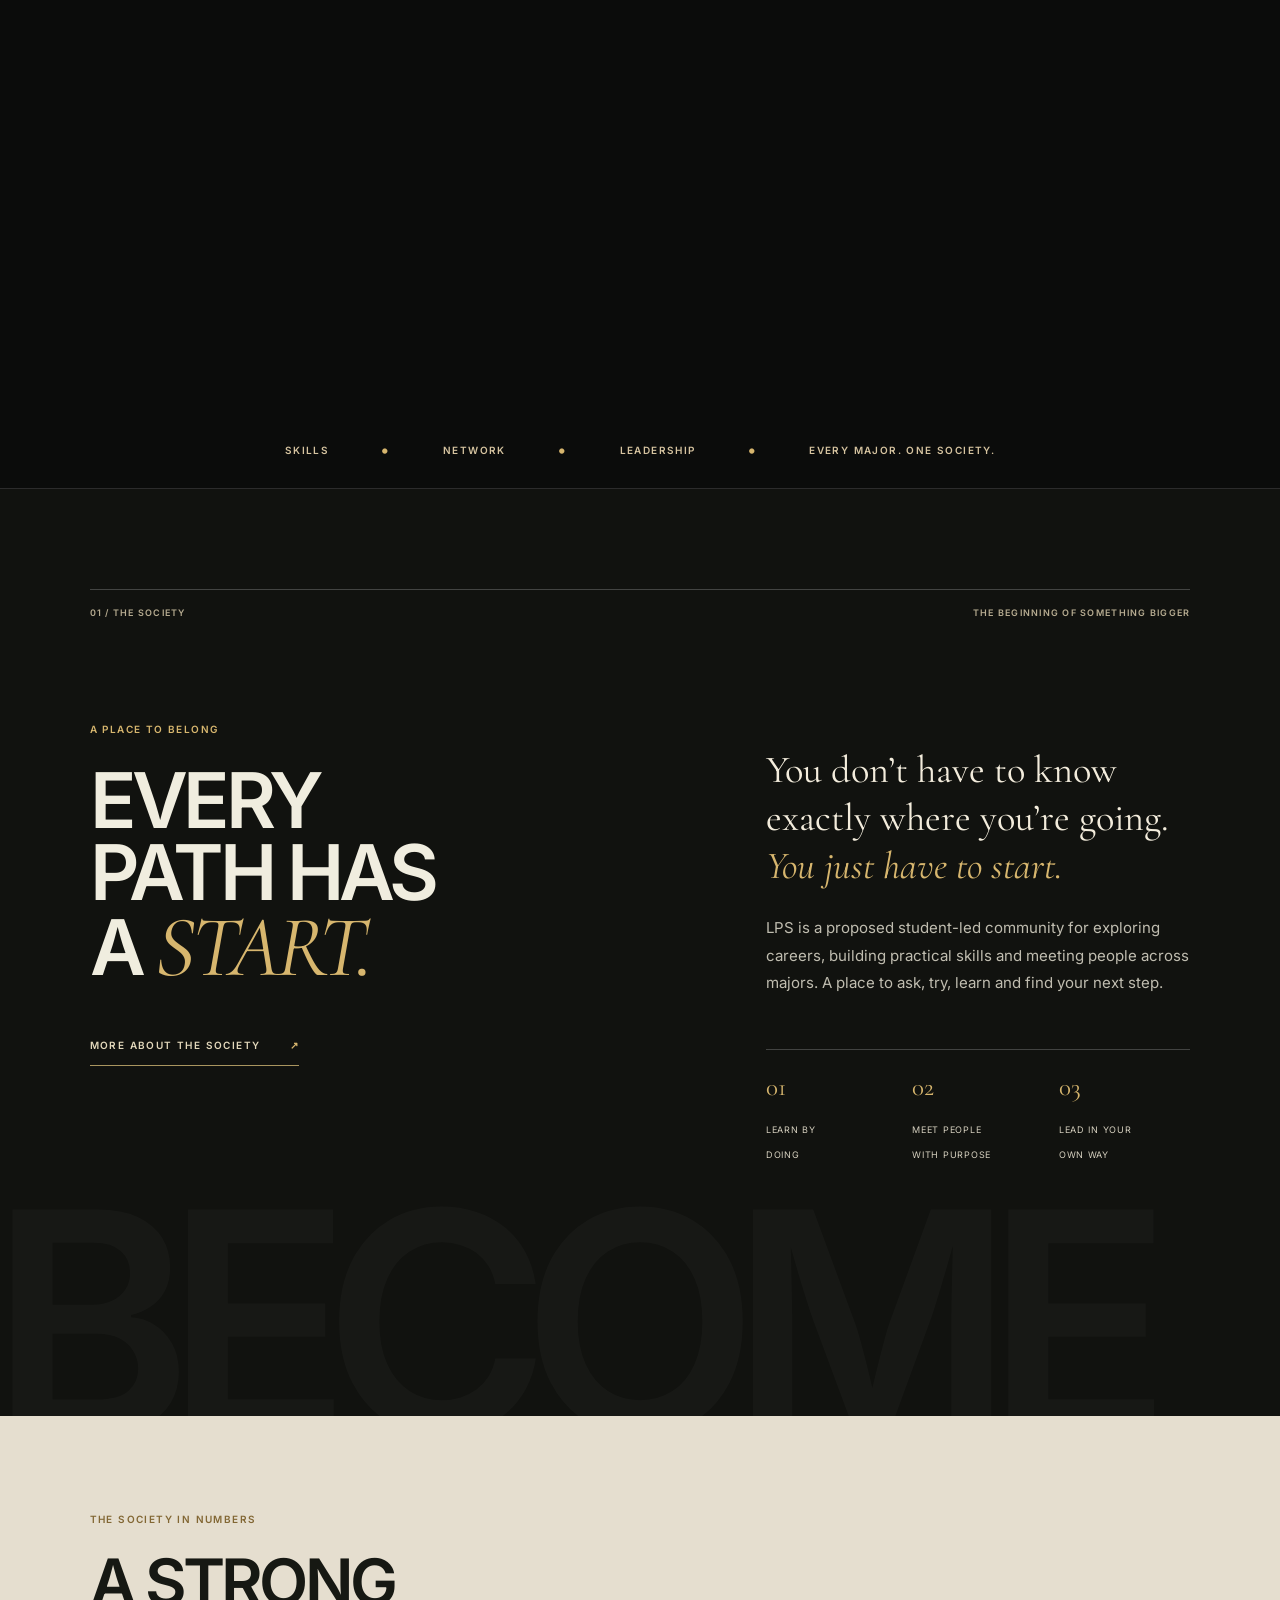
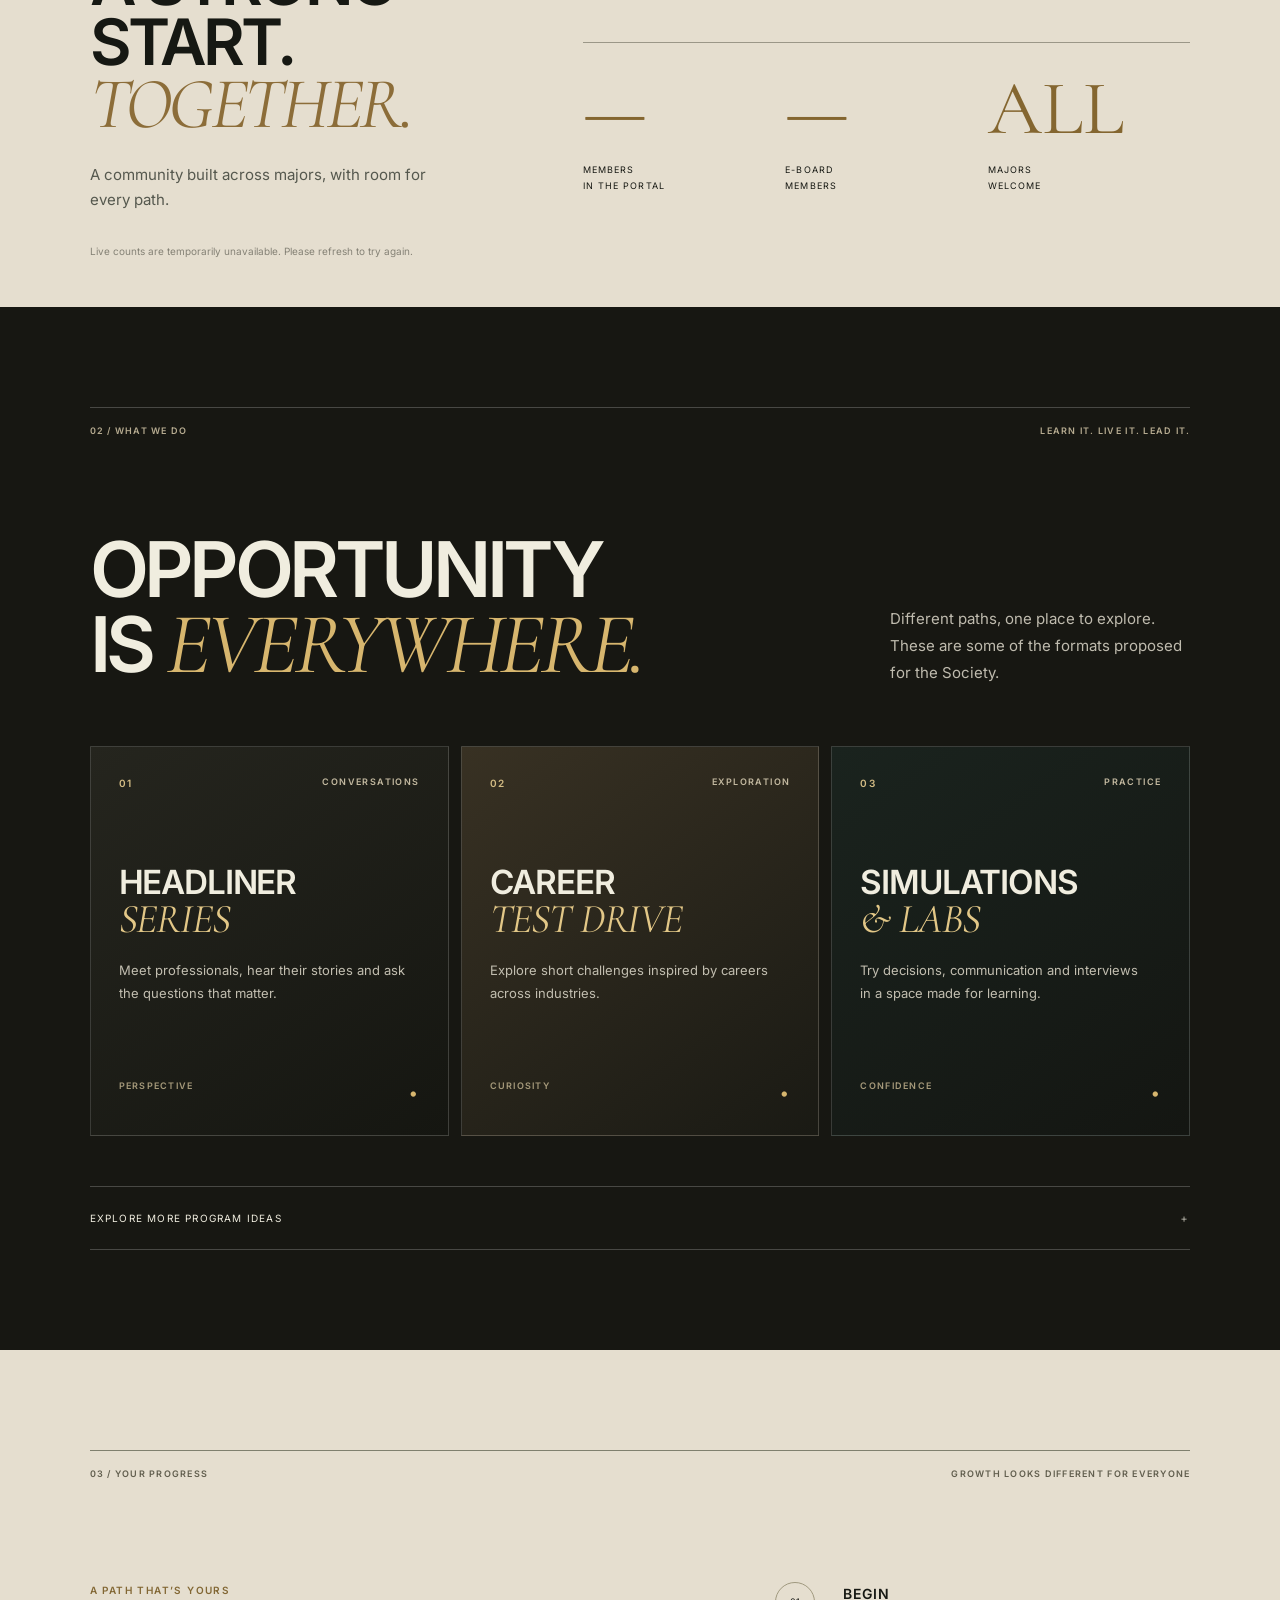
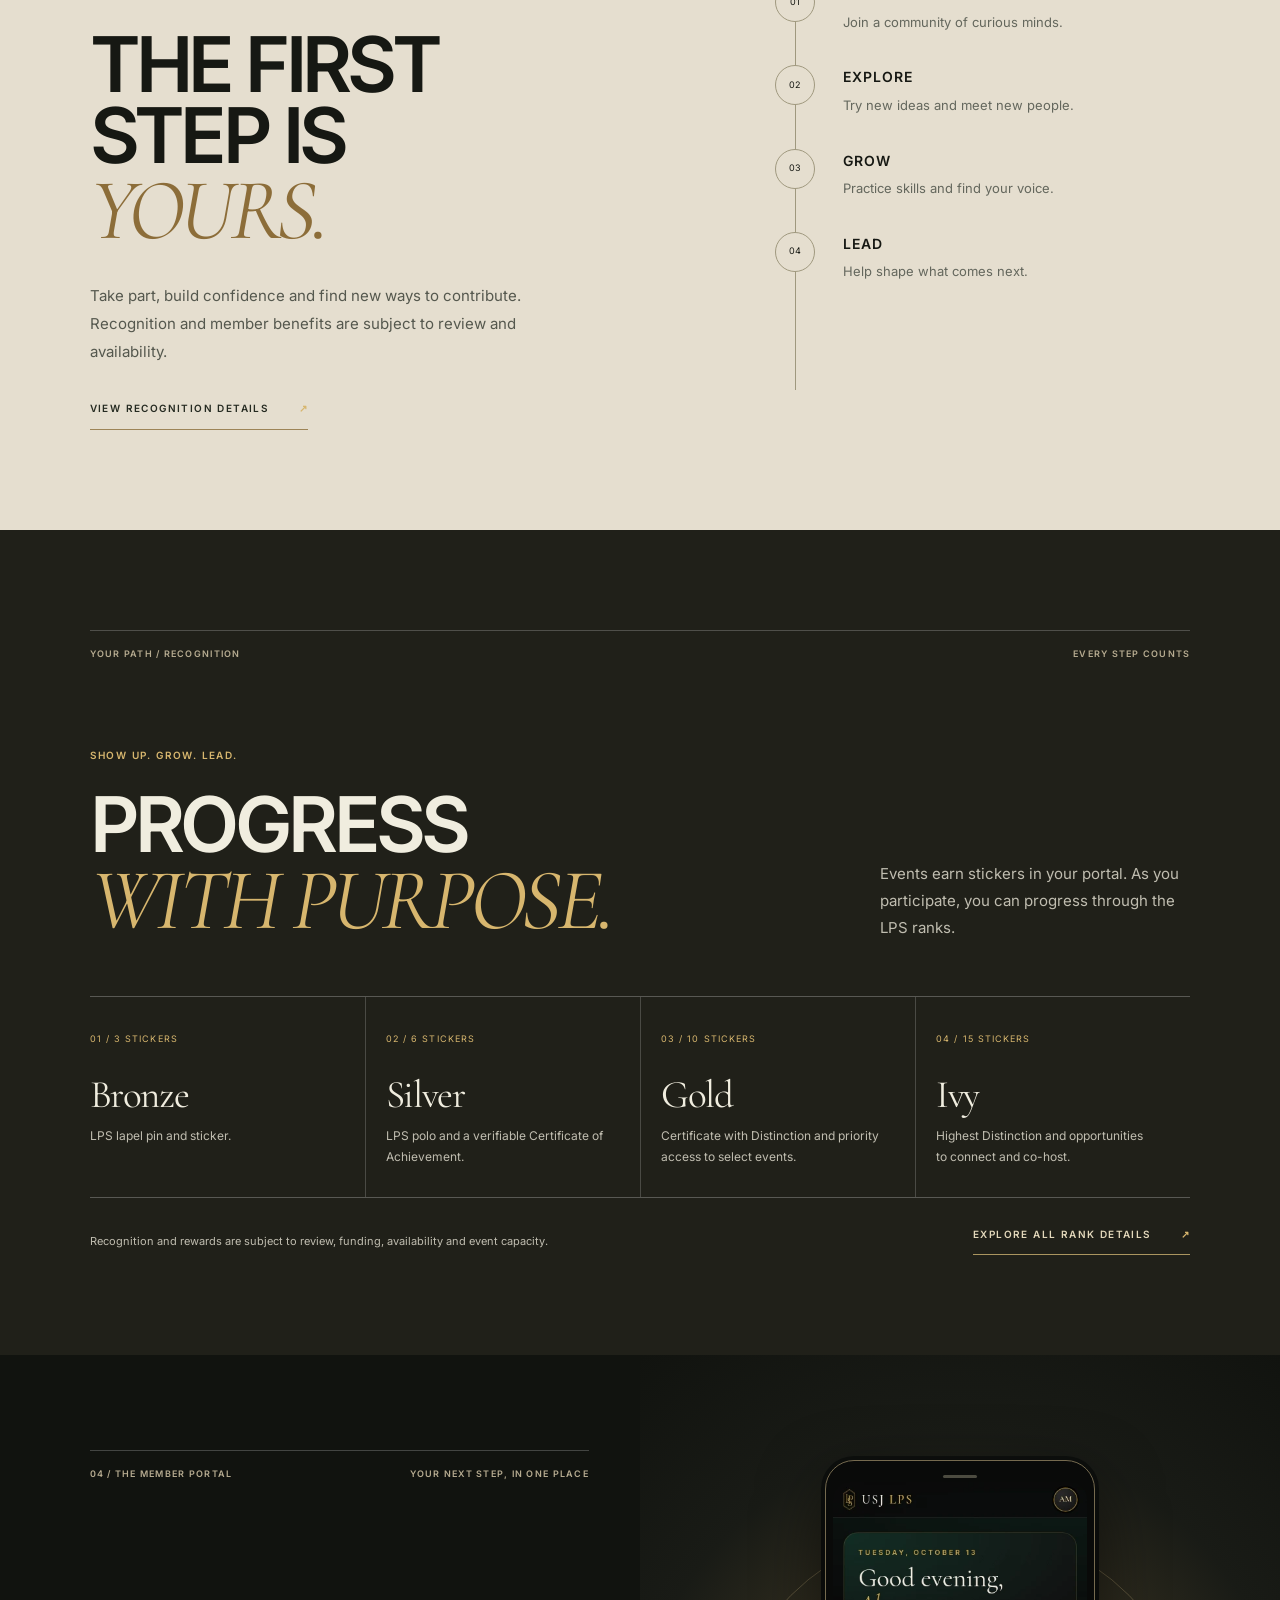
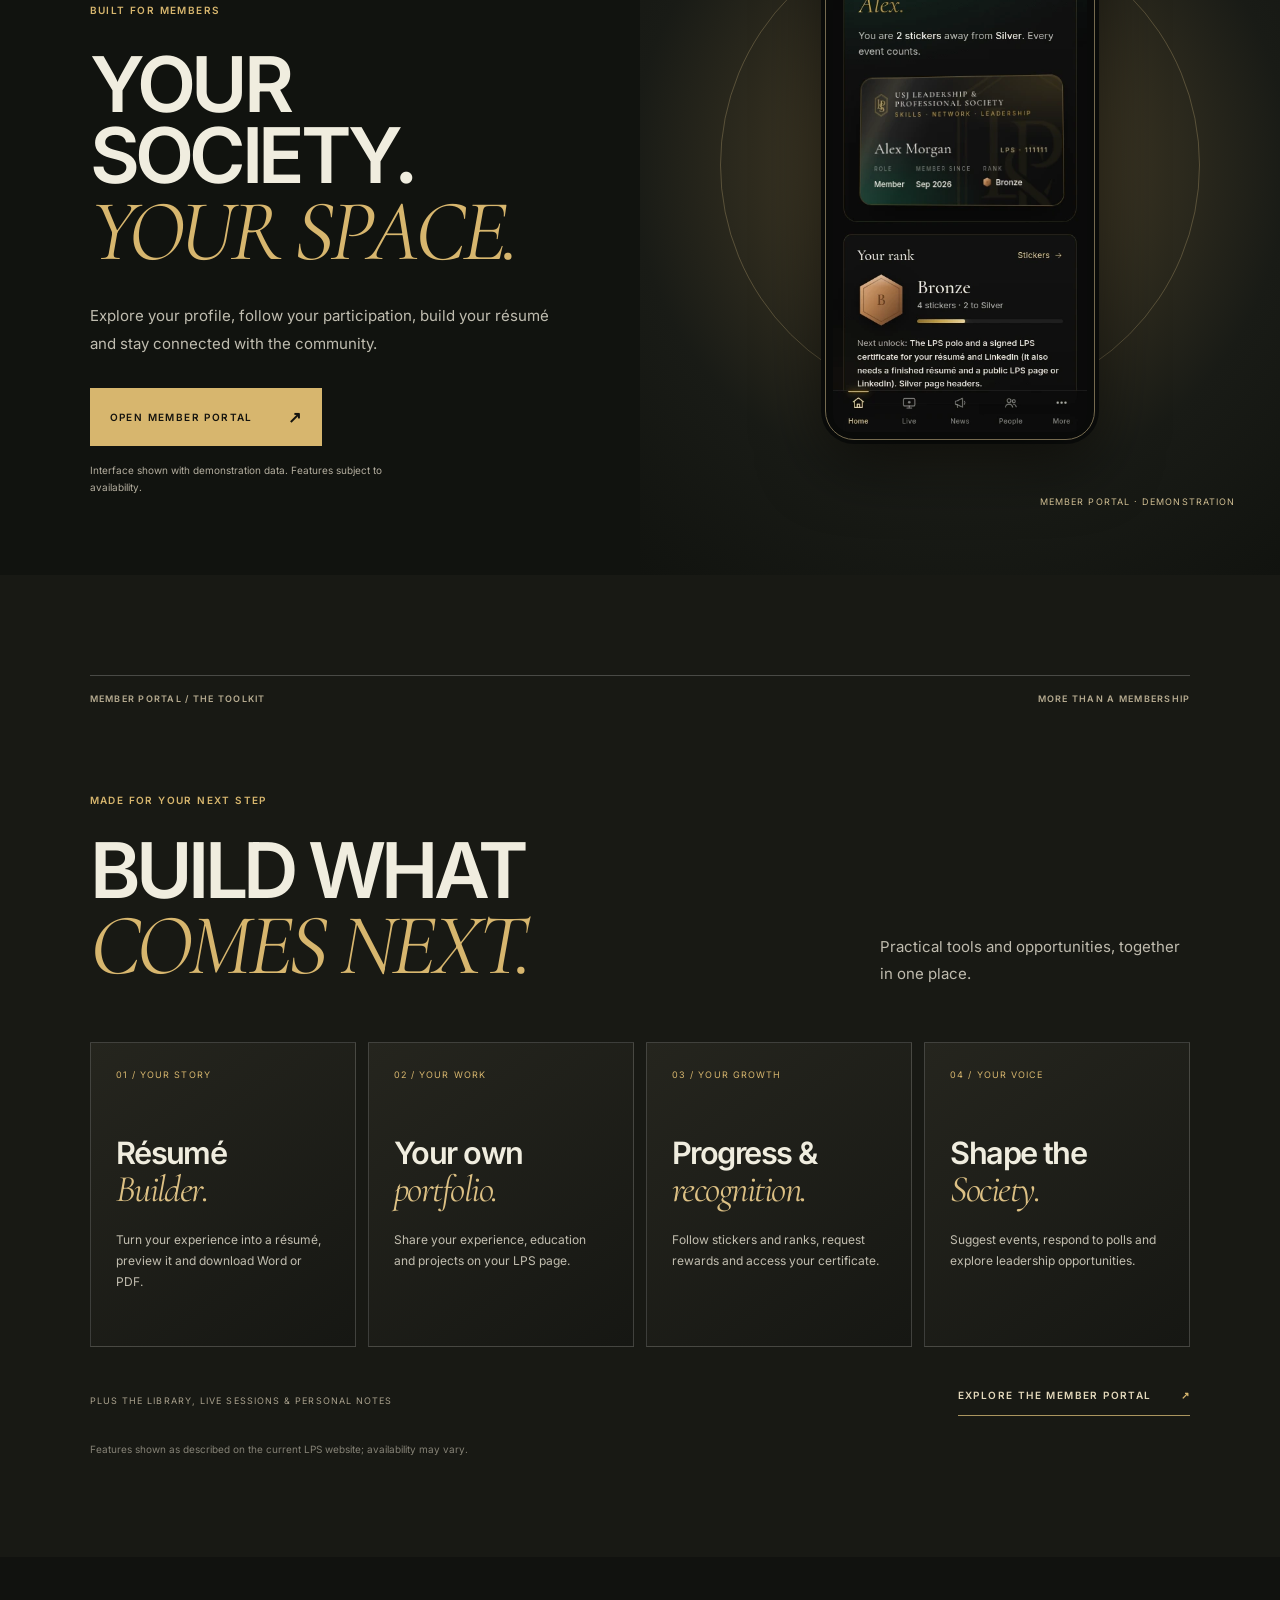
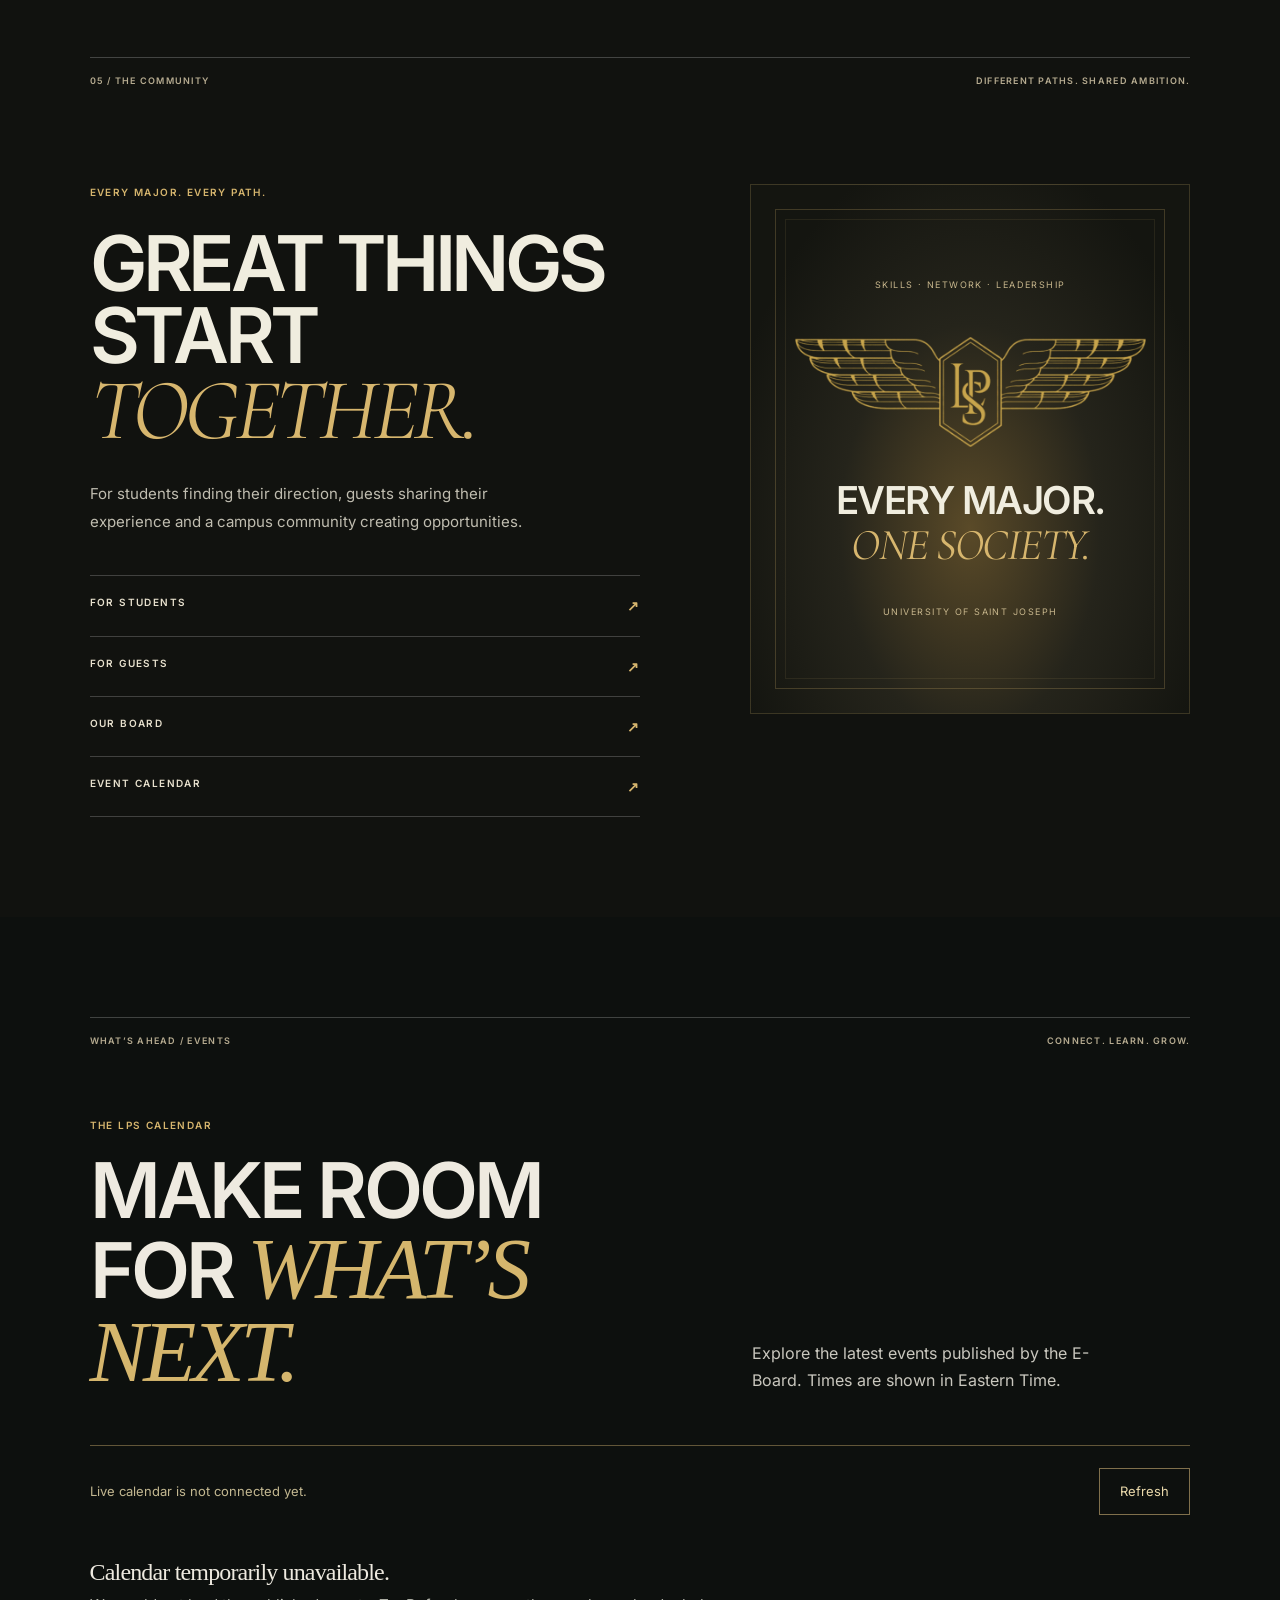
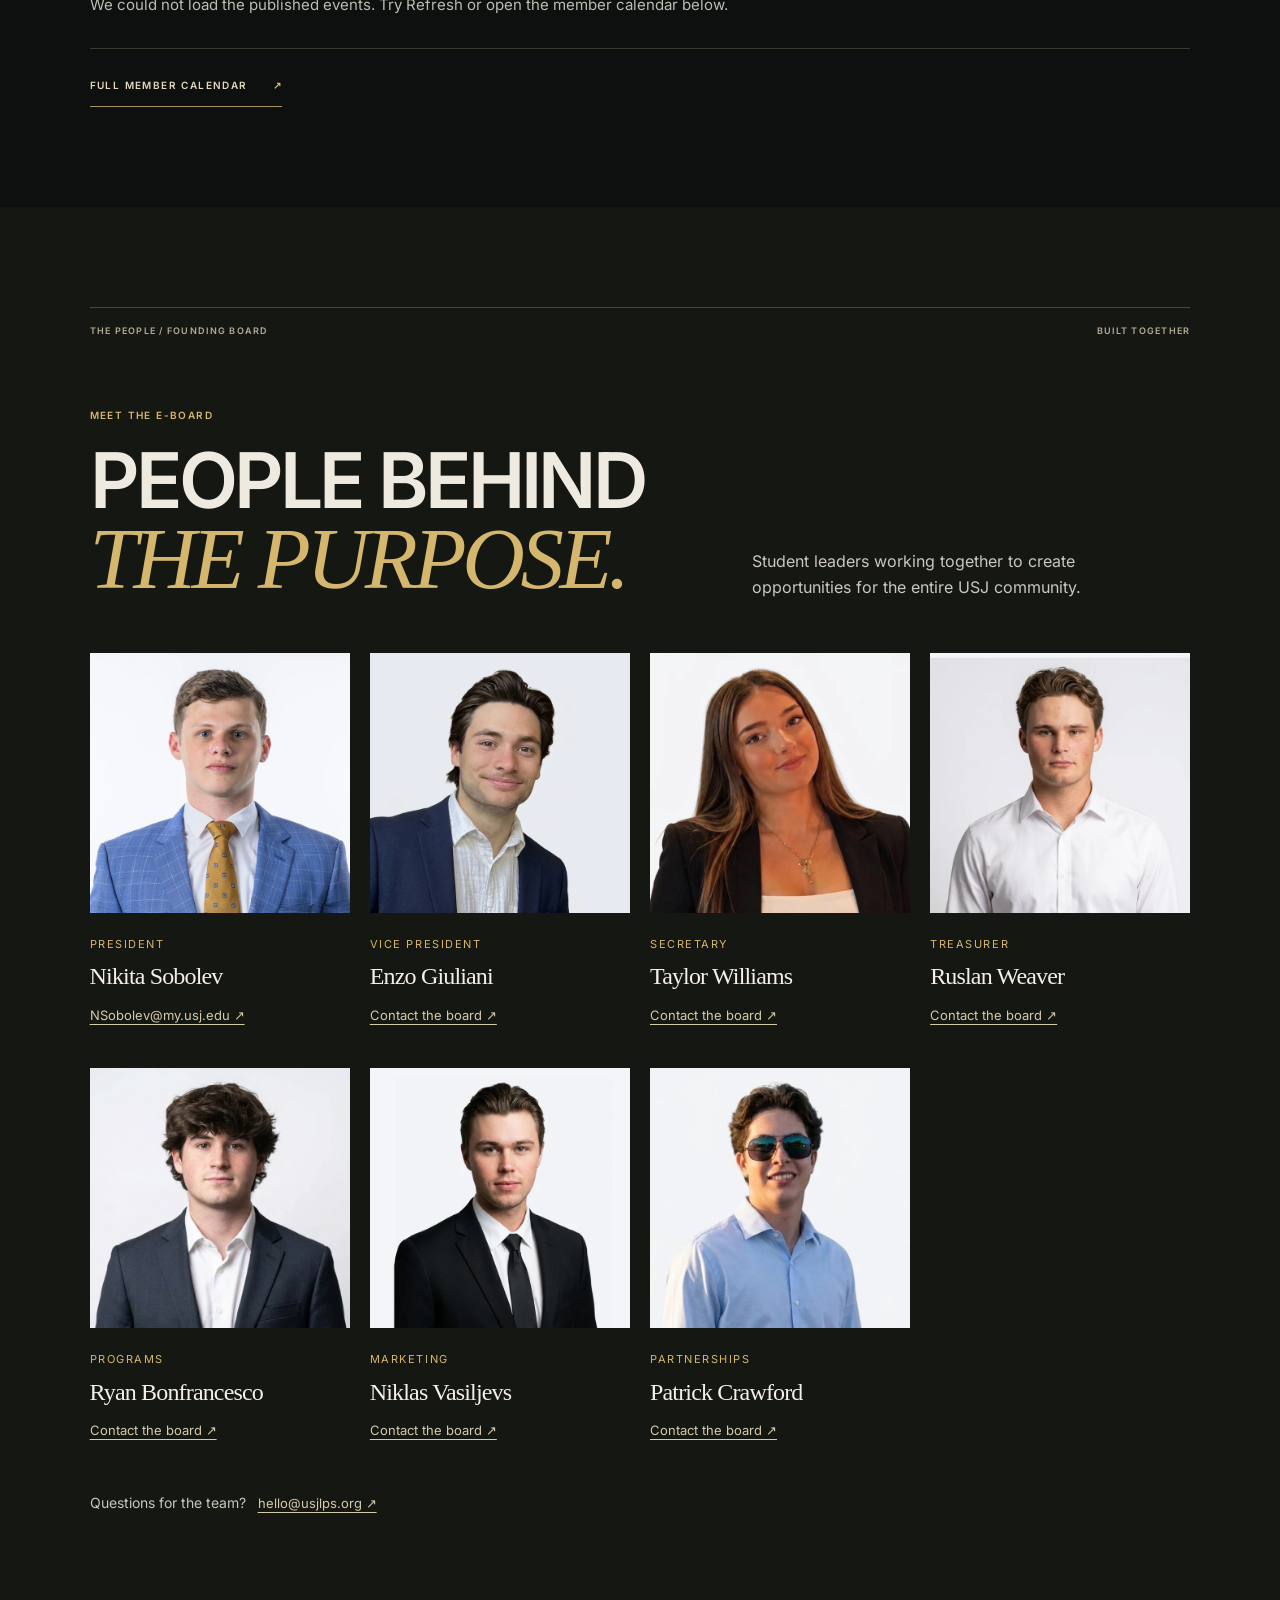
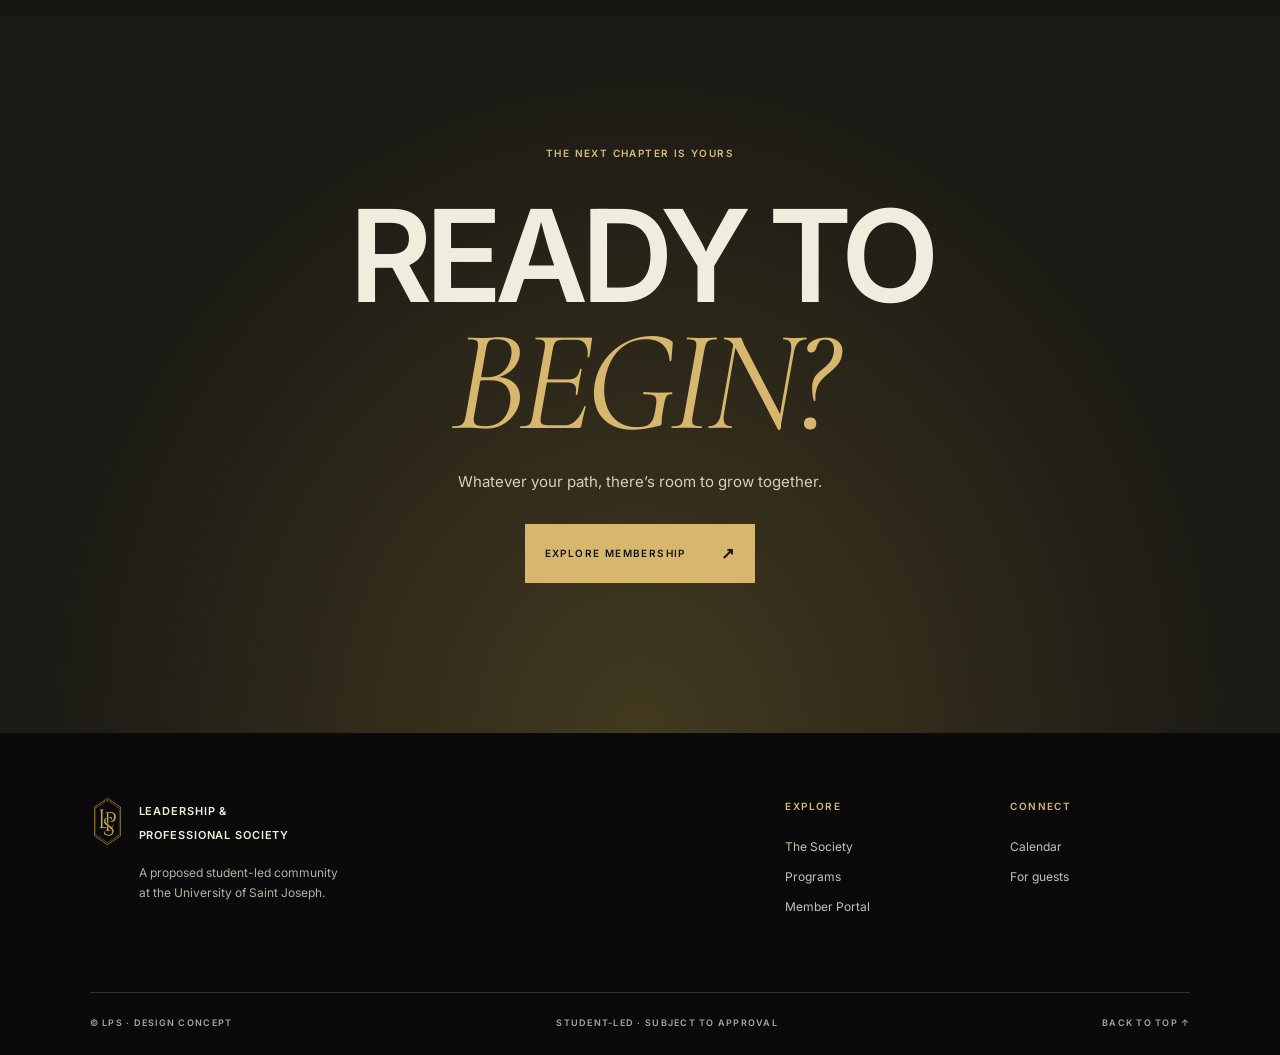
<file: original/index.html>
<!doctype html><html lang="en"><head><meta charset="utf-8"><meta name="viewport" content="width=device-width,initial-scale=1"><meta name="robots" content="noindex"><title>LPS · Moving to the new site</title></head><body><p>This page has moved. <a href="../index.html">Open the LPS website</a>.</p><script>(()=>{const map={'#board':'#community-details','#society':'#story','#programs':'#program-list','#recognition':'#rank-details','#ranks':'#rank-details','#calendar':'#community-details','#portal':'#portal','#for-guests':'guests.html'};const hash=location.hash.toLowerCase(),target=map[hash]||hash;location.replace(target==='guests.html'?'../guests.html':'../index.html'+target)})();</script></body></html>
</file>
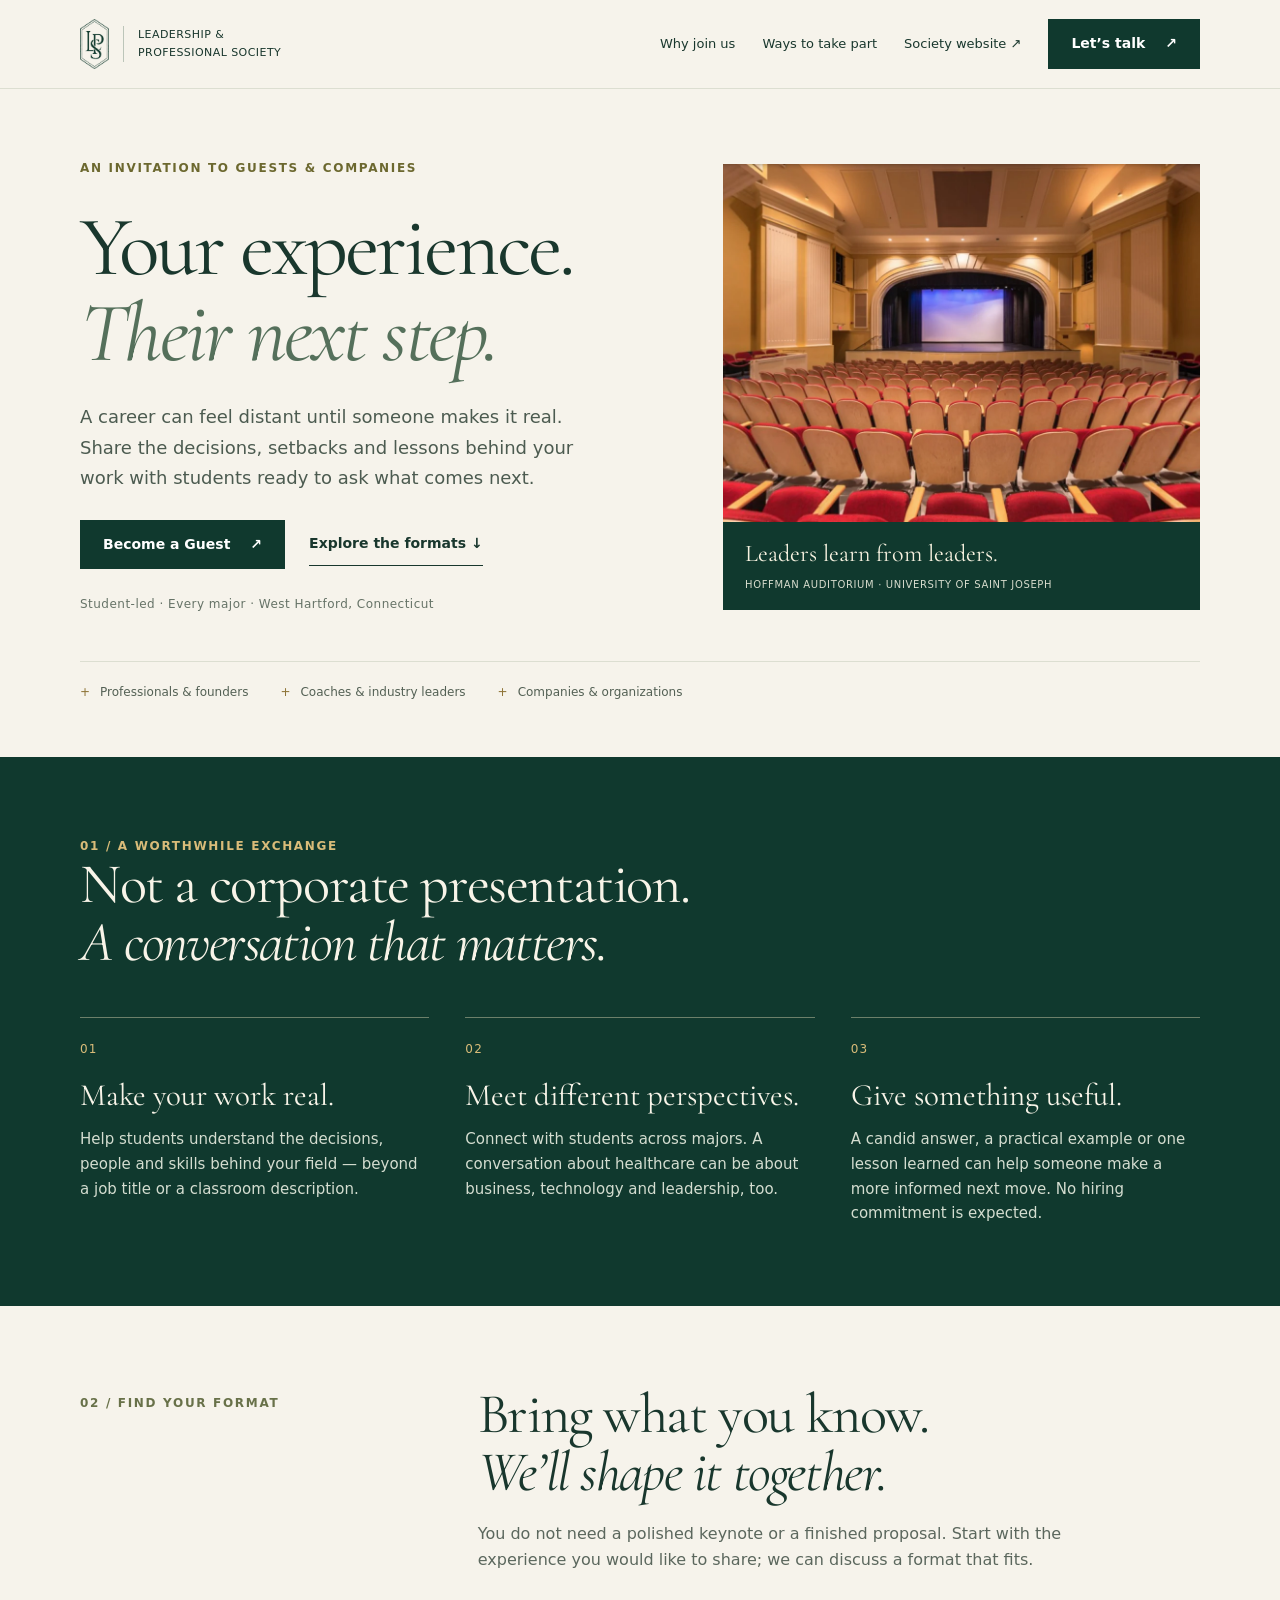
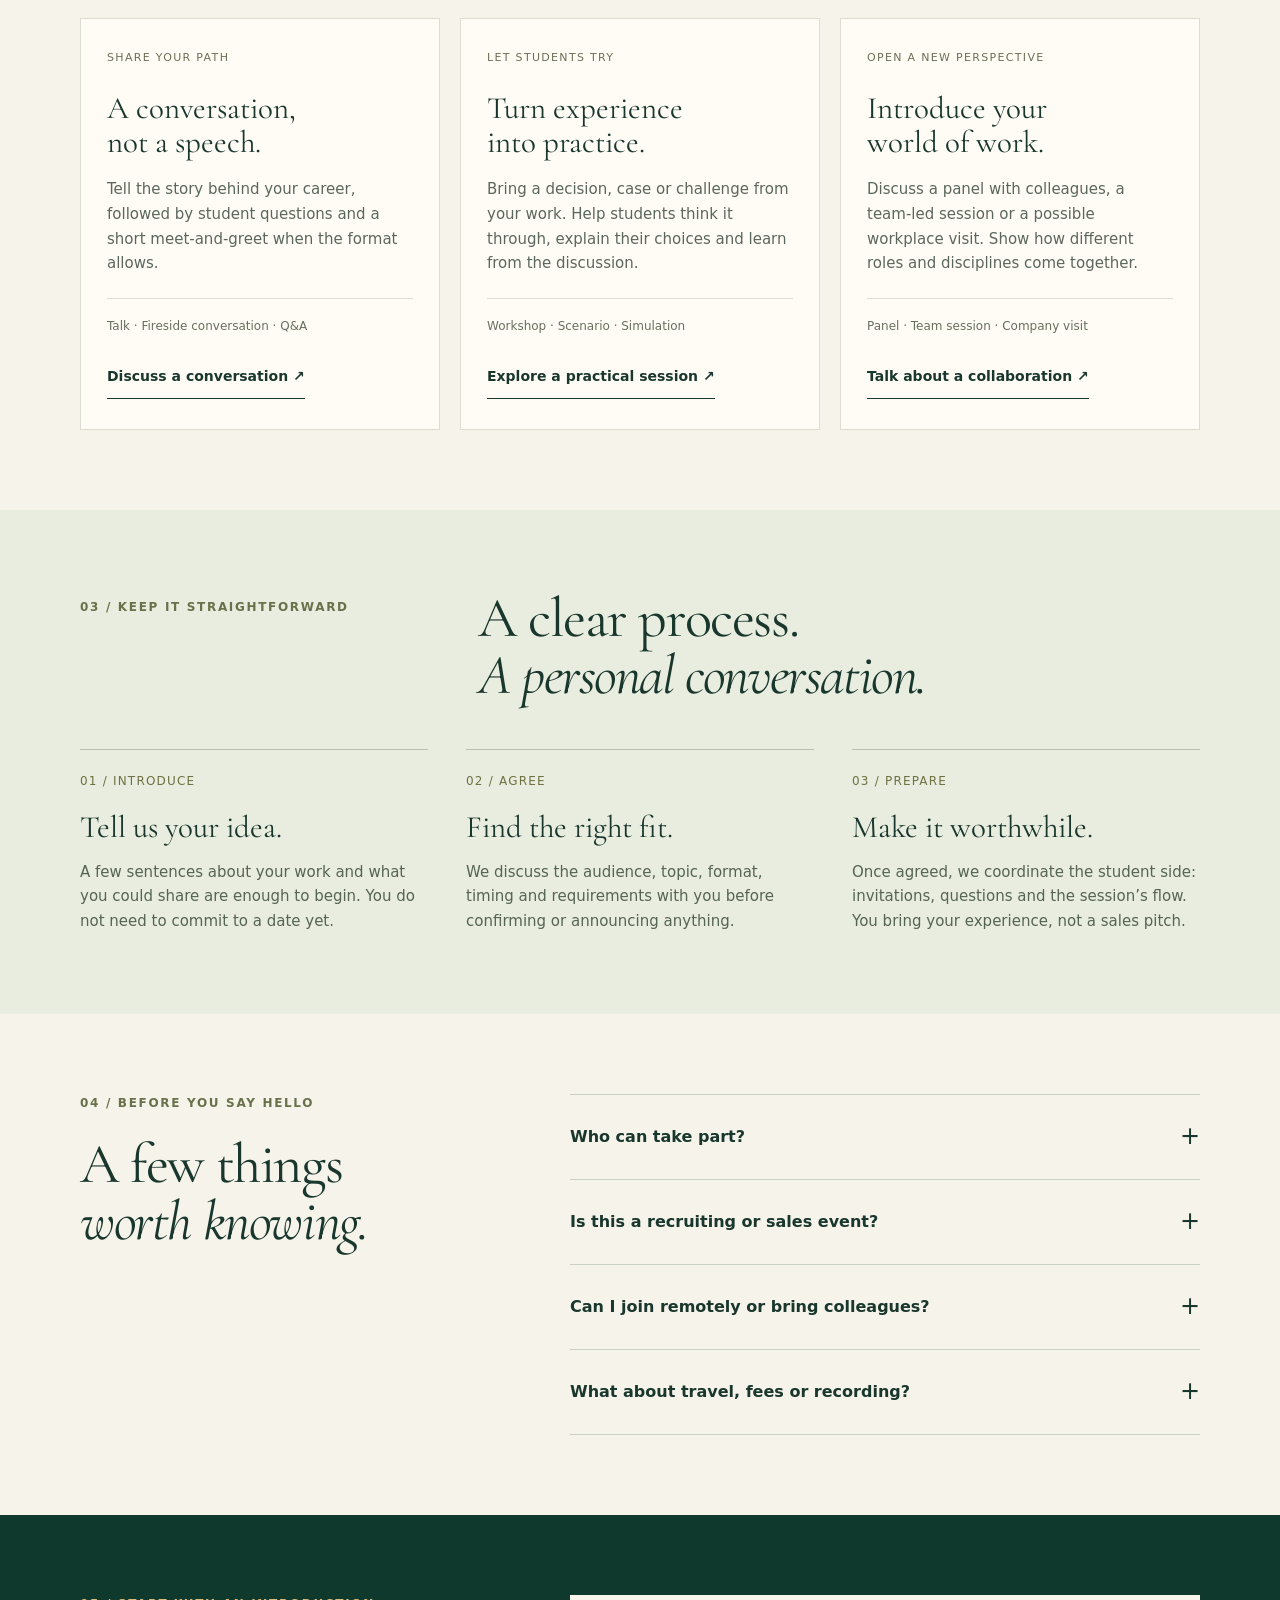
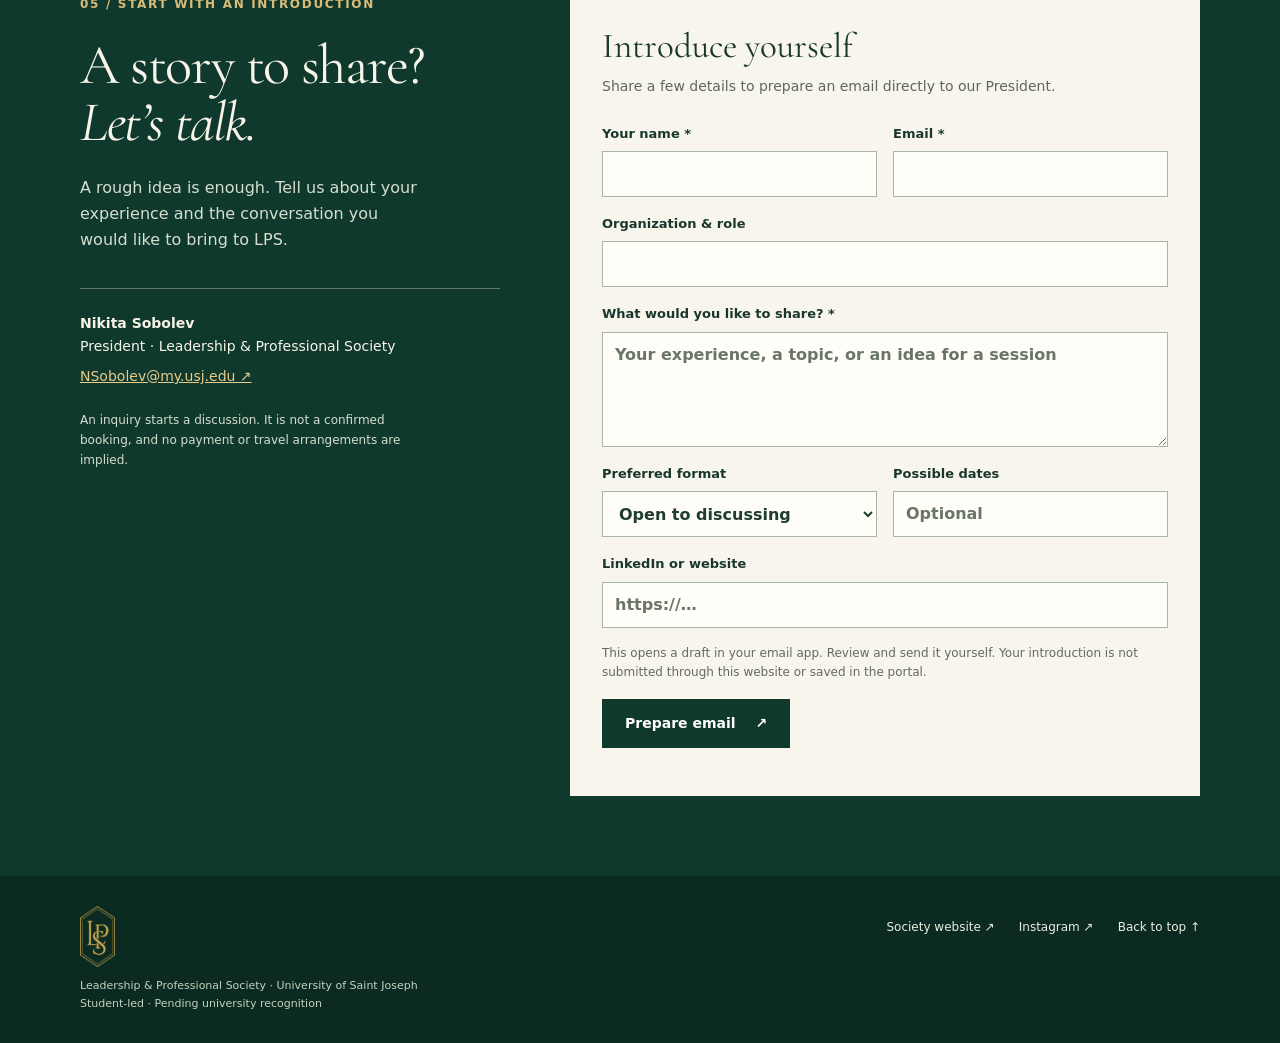
<file: speakers/index.html>
<!doctype html><html lang="en"><head><meta charset="utf-8"><meta name="viewport" content="width=device-width,initial-scale=1"><meta http-equiv="refresh" content="0;url=../guests.html"><title>Page moved · LPS</title></head><body><p>This page has moved. <a href="../guests.html">Continue to the new page</a>.</p></body></html>
</file>
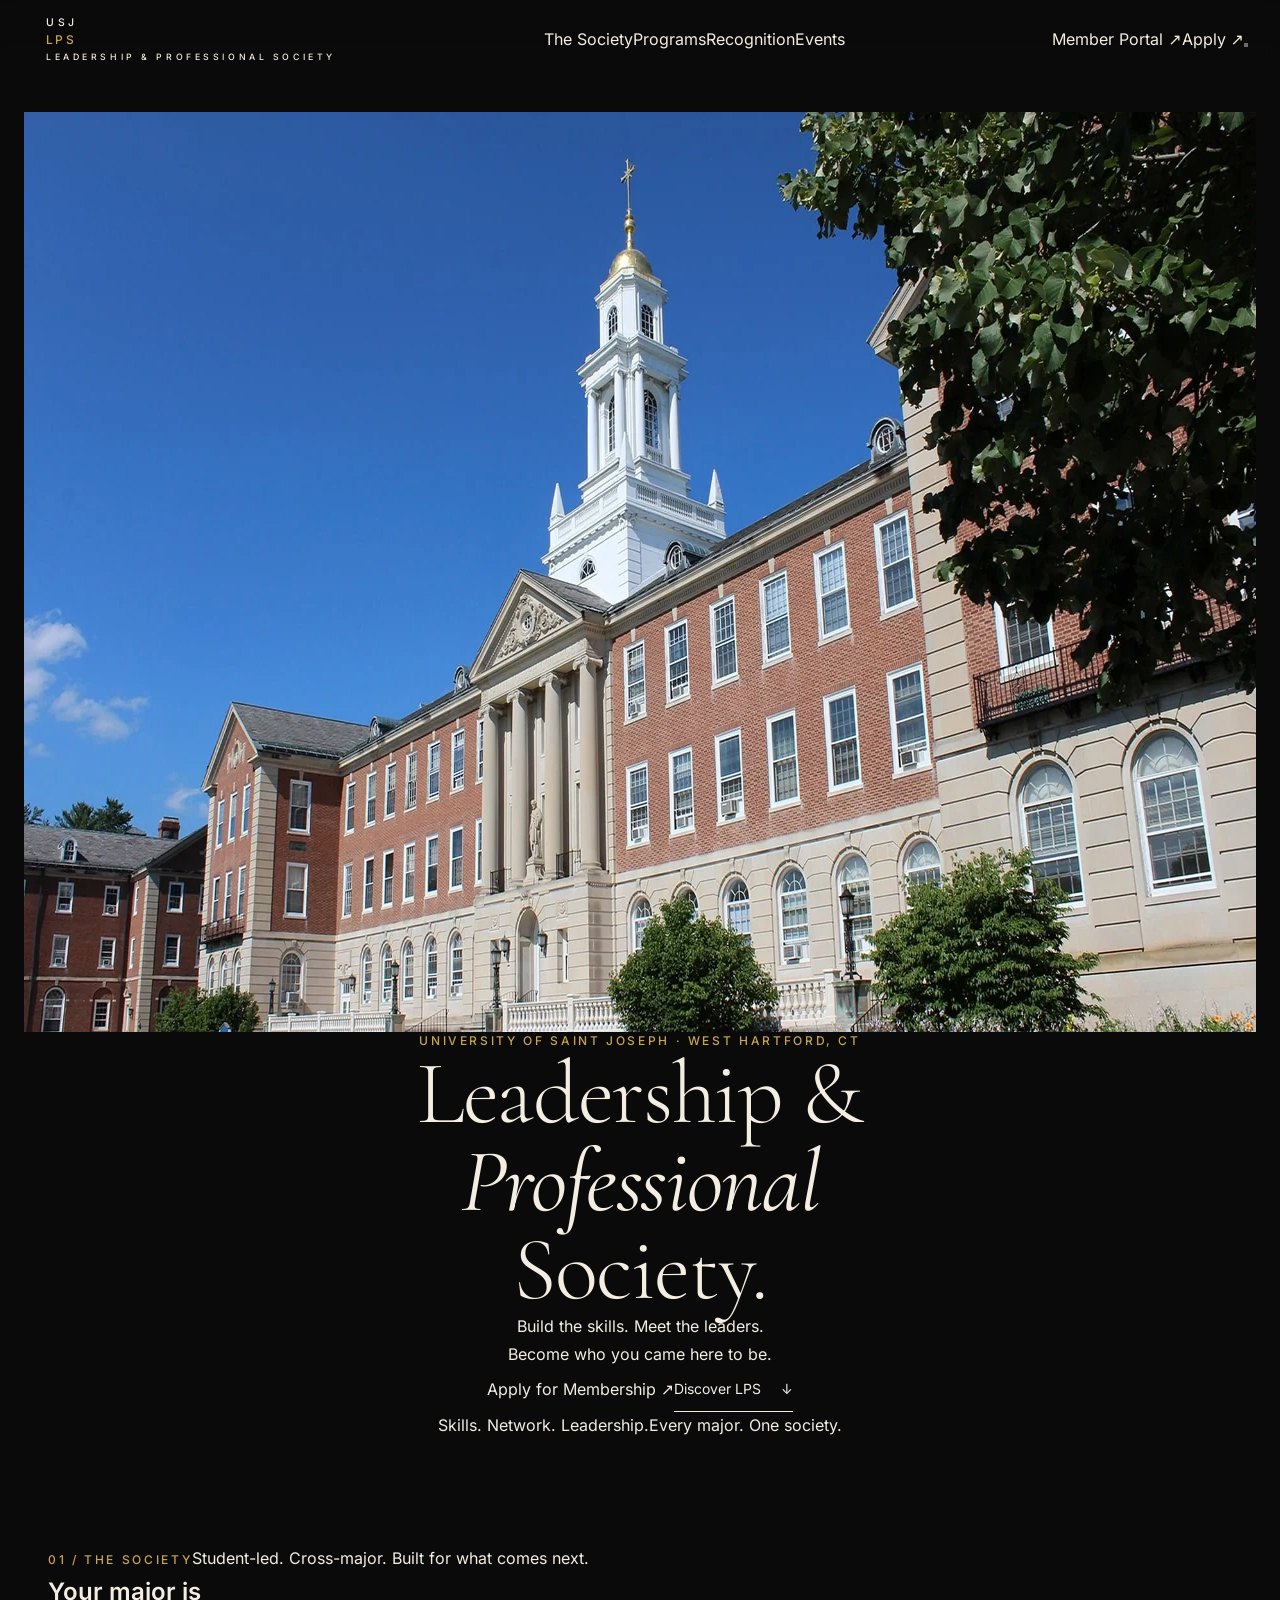
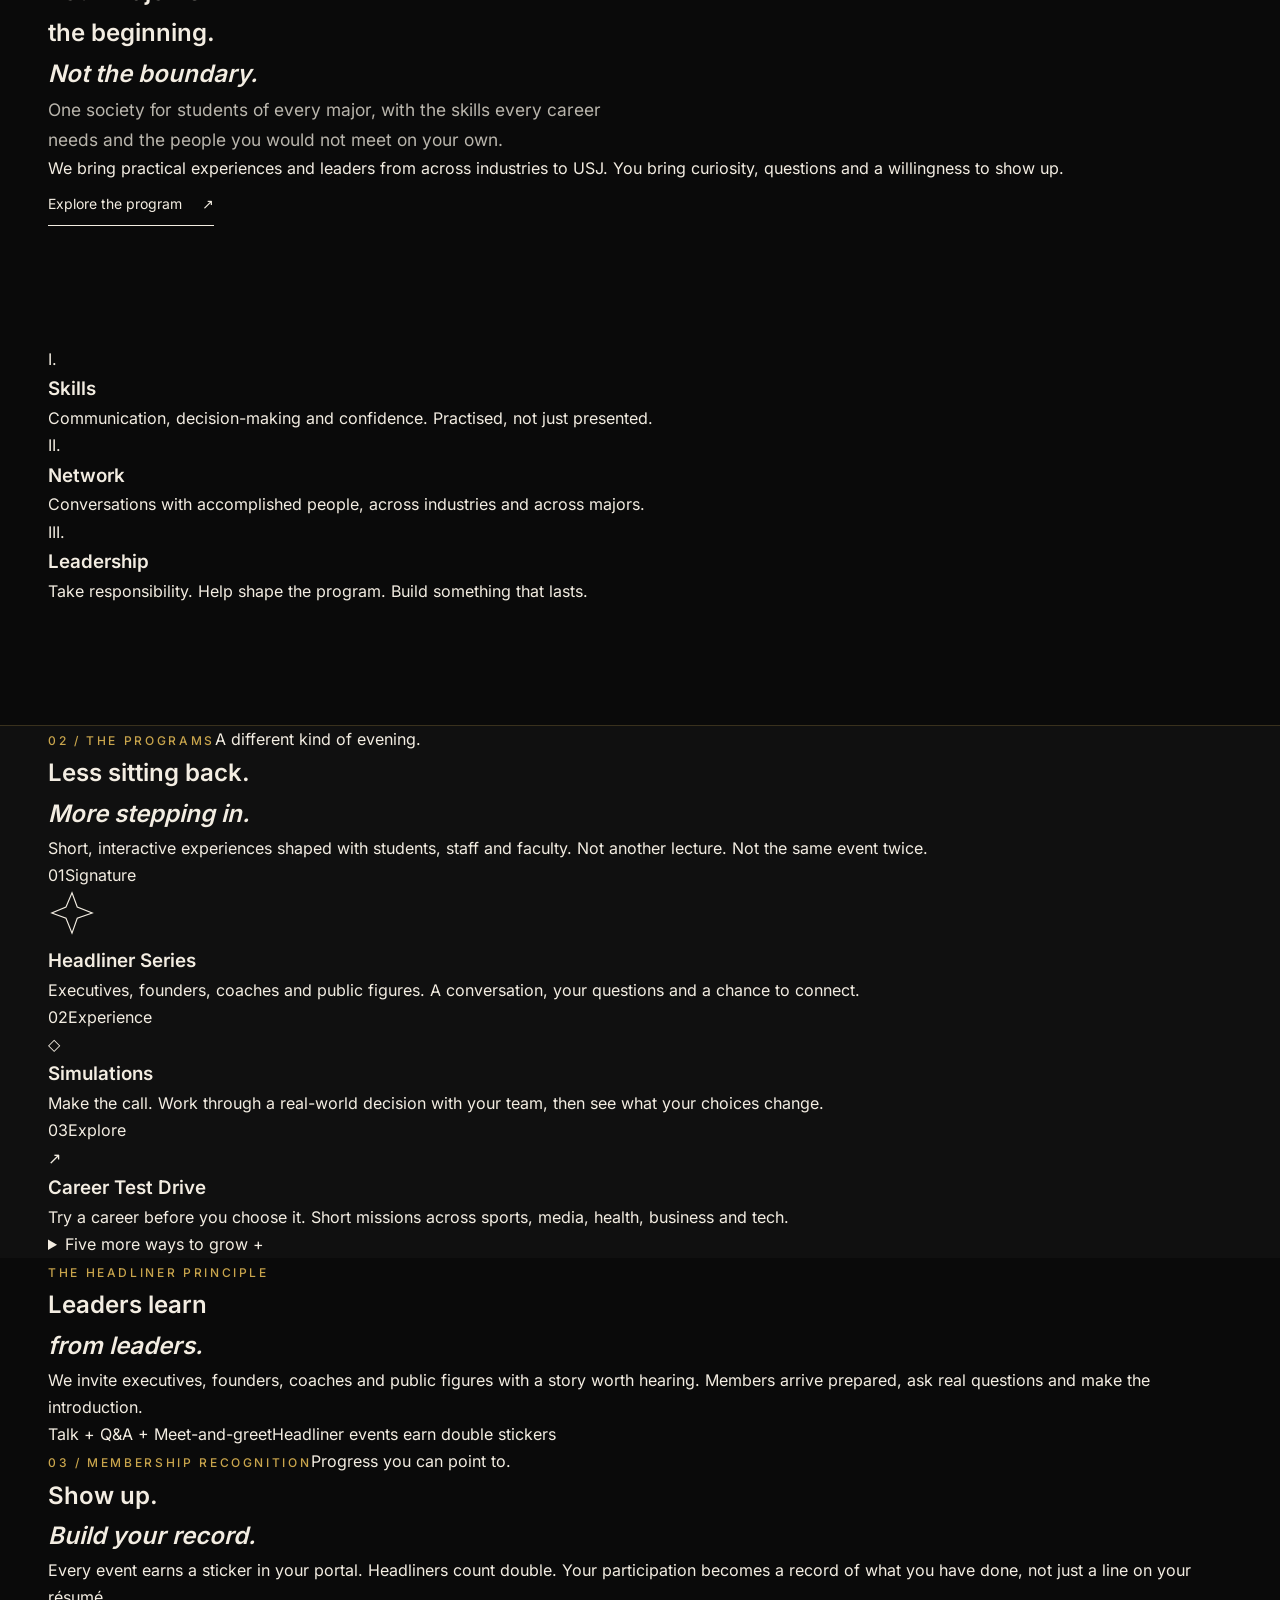
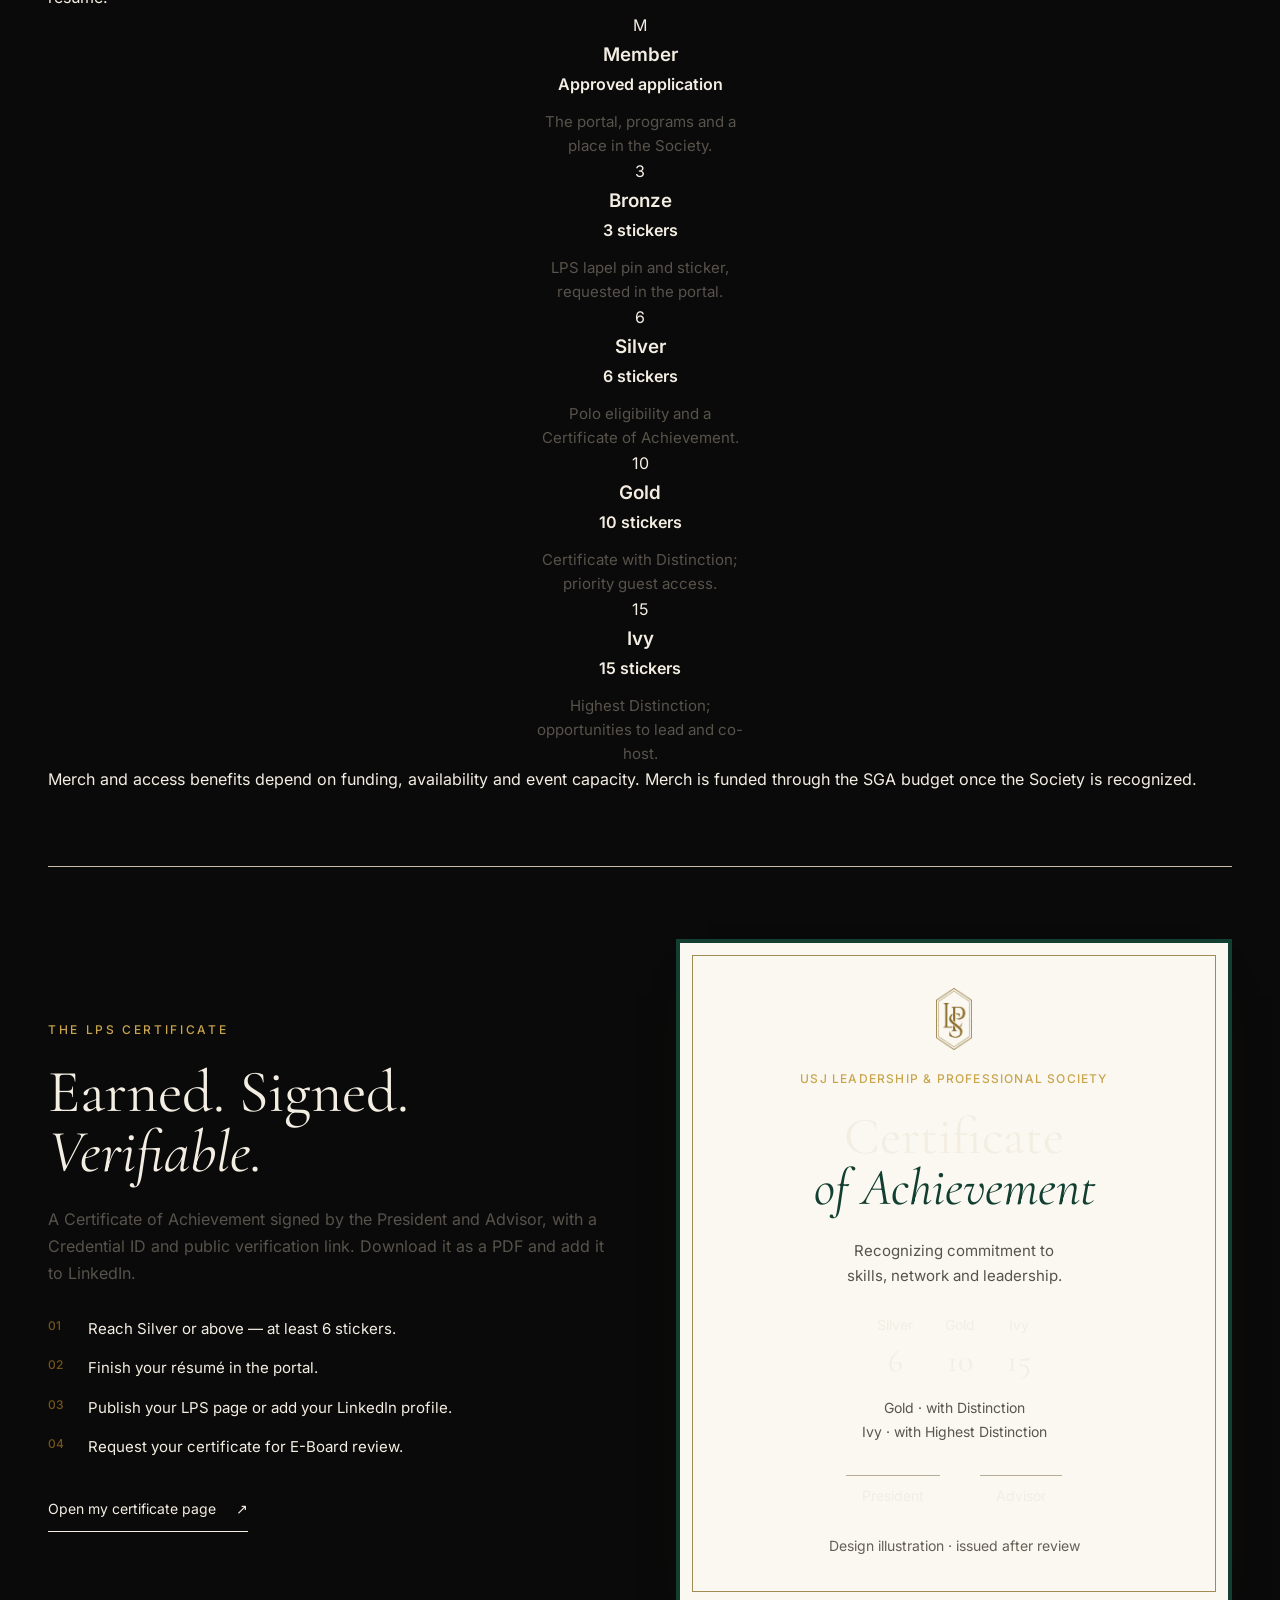
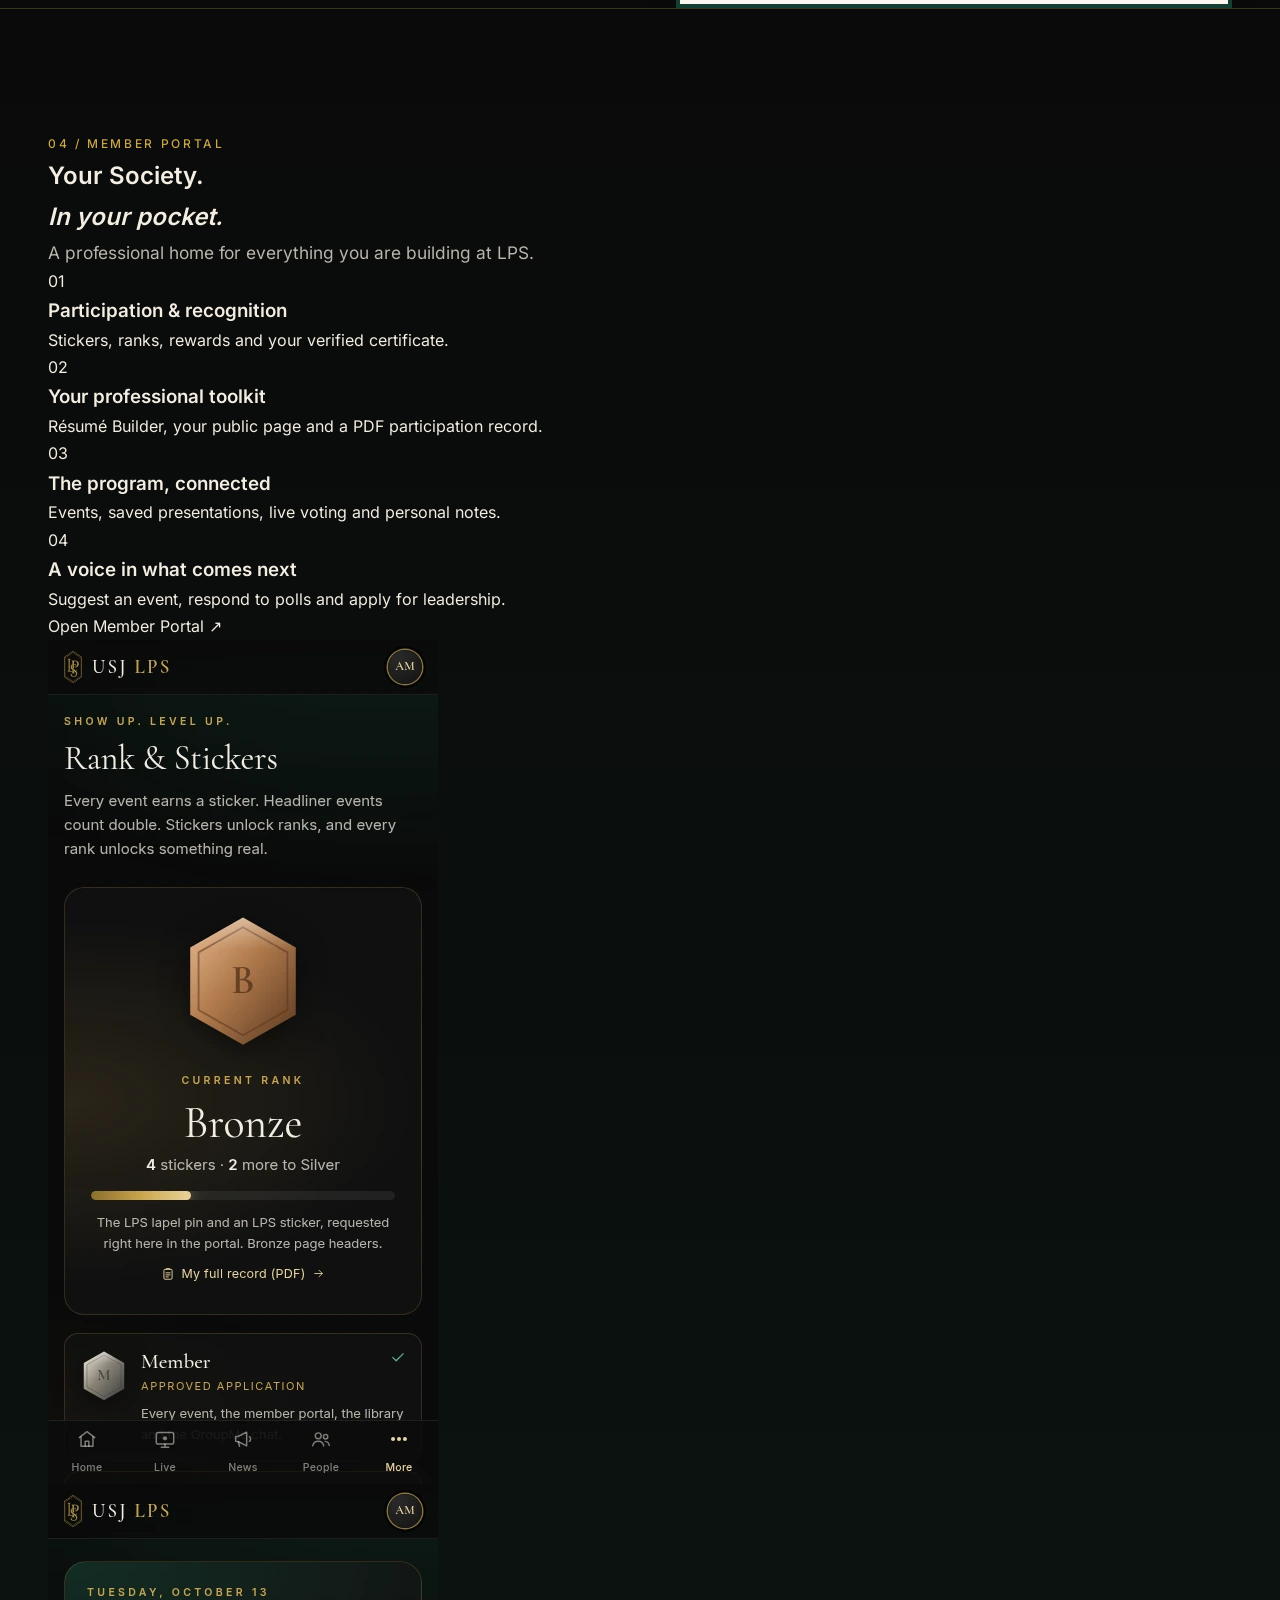
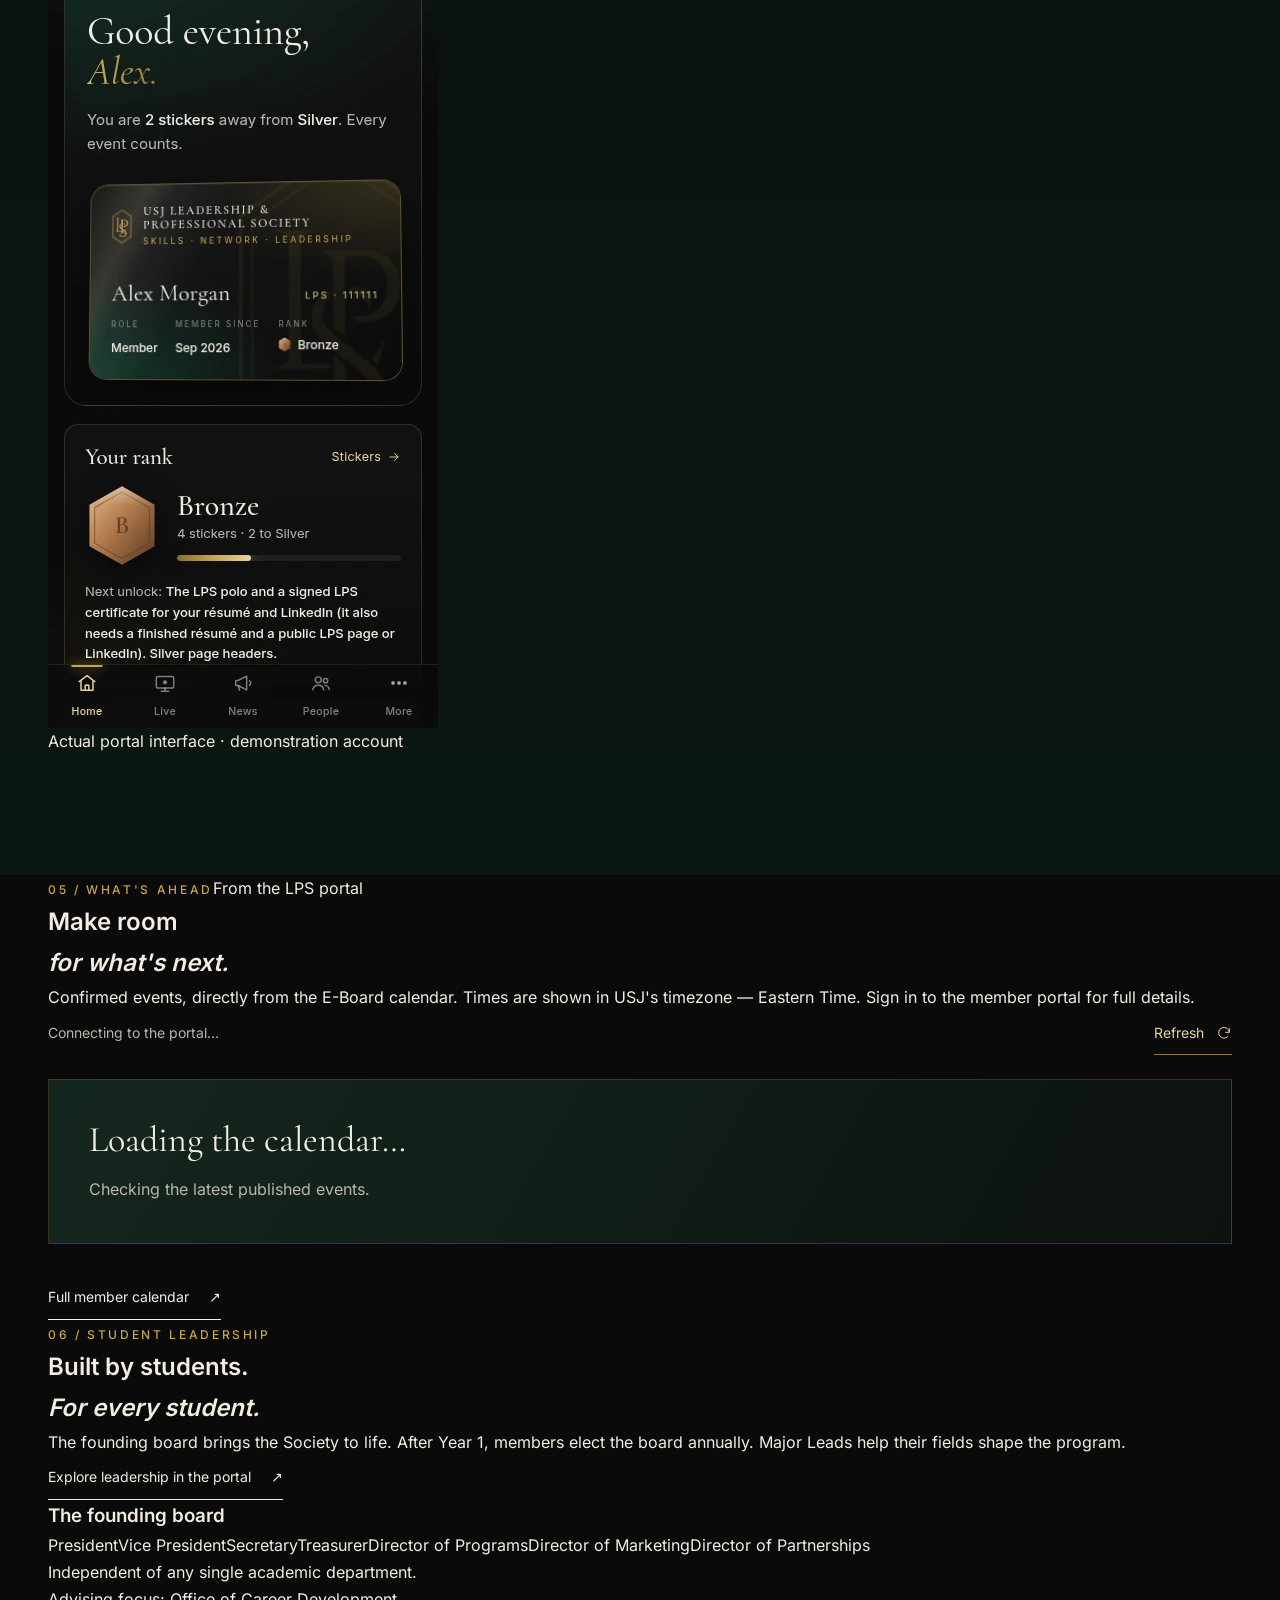
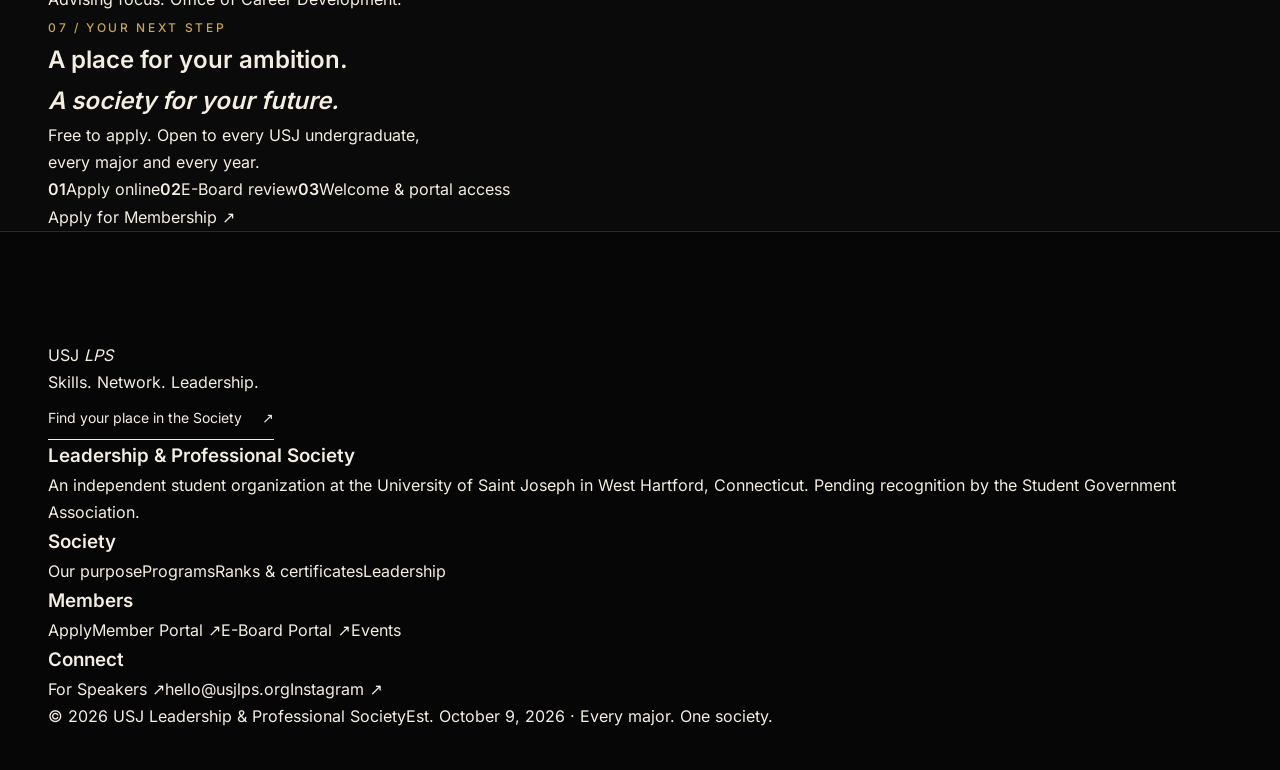
<file: website/index.html>
<!doctype html><html lang="en"><head><meta charset="utf-8"><meta name="viewport" content="width=device-width,initial-scale=1"><meta name="theme-color" content="#0b0d0c"><title>USJ LPS · Leadership & Professional Society</title><meta name="description" content="Skills. Network. Leadership. A student-led society for every major at the University of Saint Joseph, West Hartford, Connecticut."><link rel="icon" href="/assets/img/icon-32.png"><link rel="apple-touch-icon" href="/assets/img/icon-180.png"><meta property="og:title" content="USJ LPS · Leadership & Professional Society"><meta property="og:image" content="https://usjlps.org/assets/img/share.png"><meta property="og:description" content="Skills. Network. Leadership. A student-led society for every major at the University of Saint Joseph, West Hartford, Connecticut."><link rel="stylesheet" href="/assets/site.css"><script defer src="/assets/site.js"></script></head><body id="top"><a class="skip" href="#main">Skip to content</a><header class="header"><div class="wrap nav"><a class="brand" href="/"><span class="monogram" aria-hidden="true"></span><span>USJ <b>LPS</b><small>Leadership &amp; Professional Society</small></span></a><nav class="desktop-links" aria-label="Main"><a href="/#society">The Society</a><a href="/#programs">Programs</a><a href="/#recognition">Recognition</a><a href="/#calendar">Events</a></nav><div class="nav-actions"><a class="portal-link" href="https://members.usjlps.org">Member Portal <span aria-hidden="true">↗</span></a><a class="button gold small" href="/join.html">Apply <span aria-hidden="true">↗</span></a><button class="menu-button" aria-label="Open menu" aria-expanded="false" aria-controls="mobile-menu"><span></span><span></span></button></div></div><nav id="mobile-menu" class="mobile-menu" aria-label="Mobile" hidden><a href="/#society">The Society</a><a href="/#programs">Programs</a><a href="/#recognition">Recognition</a><a href="/#portal">Member Portal</a><a href="/#calendar">Events</a><a href="/#board">Leadership</a><a href="https://members.usjlps.org">Sign in to Members ↗</a><a href="/join.html">Apply for Membership ↗</a></nav></header><main id="main"><section class="hero"><img class="hero-photo" src="/assets/img/campus-ribbon.webp" alt="The University of Saint Joseph campus in West Hartford" fetchpriority="high" width="1920" height="920"><div class="hero-shade"></div><div class="wrap hero-content"><div class="eyebrow hero-enter">University of Saint Joseph · West Hartford, CT</div><div class="wing-mark hero-enter" role="img" aria-label="LPS winged monogram"></div><h1 class="hero-enter">Leadership &amp;<br><em>Professional</em><br>Society.</h1><p class="hero-enter">Build the skills. Meet the leaders.<br>Become who you came here to be.</p><div class="actions hero-enter"><a class="button gold" href="/join.html">Apply for Membership <span aria-hidden="true">↗</span></a><a class="text-link" href="#society">Discover LPS <span aria-hidden="true">↓</span></a></div></div><div class="wrap hero-bottom"><span>Skills. Network. Leadership.</span><span>Every major. One society.</span></div></section>
<section class="society light" id="society"><div class="wrap"><div class="section-top"><span class="eyebrow">01 / The Society</span><span class="quiet">Student-led. Cross-major. Built for what comes next.</span></div><div class="intro-grid"><h2 class="reveal">Your major is<br>the beginning.<br><em>Not the boundary.</em></h2><div class="reveal"><p class="lead">One society for students of every major, with the skills every career needs and the people you would not meet on your own.</p><p>We bring practical experiences and leaders from across industries to USJ. You bring curiosity, questions and a willingness to show up.</p><a class="text-link" href="#programs">Explore the program <span aria-hidden="true">↗</span></a></div></div><div class="pillars"><article class="reveal"><span class="roman">I.</span><h3>Skills</h3><p>Communication, decision-making and confidence. Practised, not just presented.</p></article><article class="reveal"><span class="roman">II.</span><h3>Network</h3><p>Conversations with accomplished people, across industries and across majors.</p></article><article class="reveal"><span class="roman">III.</span><h3>Leadership</h3><p>Take responsibility. Help shape the program. Build something that lasts.</p></article></div></div></section>
<section class="programs" id="programs"><div class="wrap"><div class="section-top"><span class="eyebrow">02 / The Programs</span><span class="quiet">A different kind of evening.</span></div><div class="section-heading"><h2 class="reveal">Less sitting back.<br><em>More stepping in.</em></h2><p class="reveal">Short, interactive experiences shaped with students, staff and faculty. Not another lecture. Not the same event twice.</p></div><div class="program-grid"><article class="program-card reveal"><div class="card-top"><span>01</span><span class="label">Signature</span></div><div class="program-symbol" aria-hidden="true"><svg viewBox="0 0 64 64" width="48" height="48" aria-hidden="true" fill="none" stroke="currentColor" stroke-width="1.5"><path d="M32 5l7 19 20 8-20 7-7 20-8-20-19-7 19-8z"/></svg></div><h3>Headliner Series</h3><p>Executives, founders, coaches and public figures. A conversation, your questions and a chance to connect.</p></article><article class="program-card reveal"><div class="card-top"><span>02</span><span class="label">Experience</span></div><div class="program-symbol" aria-hidden="true">◇</div><h3>Simulations</h3><p>Make the call. Work through a real-world decision with your team, then see what your choices change.</p></article><article class="program-card reveal"><div class="card-top"><span>03</span><span class="label">Explore</span></div><div class="program-symbol" aria-hidden="true">↗</div><h3>Career Test Drive</h3><p>Try a career before you choose it. Short missions across sports, media, health, business and tech.</p></article></div><details class="more-programs"><summary>Five more ways to grow <span aria-hidden="true">+</span></summary><div class="more-grid"><article><h3>The Board Meeting</h3><p>Read the numbers, debate the options and vote.</p></article><article><h3>Know Yourself</h3><p>Find your leadership style and choose a skill to develop.</p></article><article><h3>Interview Lab</h3><p>Mock interviews with honest, useful feedback.</p></article><article><h3>Personal Brand</h3><p>Build your résumé, LinkedIn and professional presence.</p></article><article><h3>Night at LPS</h3><p>Practise the room. Meet members, guests and alumni.</p></article></div></details></div></section>
<section class="principle"><div class="wrap"><span class="eyebrow">The Headliner principle</span><h2 class="reveal">Leaders learn<br><em>from leaders.</em></h2><p class="reveal">We invite executives, founders, coaches and public figures with a story worth hearing. Members arrive prepared, ask real questions and make the introduction.</p><div class="principle-meta"><span>Talk + Q&amp;A + Meet-and-greet</span><span>Headliner events earn double stickers</span></div></div></section>
<section class="recognition light" id="recognition"><div class="wrap"><div class="section-top"><span class="eyebrow">03 / Membership Recognition</span><span class="quiet">Progress you can point to.</span></div><div class="section-heading"><h2 class="reveal">Show up.<br><em>Build your record.</em></h2><p class="reveal">Every event earns a sticker in your portal. Headliners count double. Your participation becomes a record of what you have done, not just a line on your résumé.</p></div><div class="rank-grid"><article class="rank rank-member reveal"><div class="rank-medal"><span>M</span></div><h3>Member</h3><b>Approved application</b><p>The portal, programs and a place in the Society.</p></article><article class="rank rank-bronze reveal"><div class="rank-medal"><span>3</span></div><h3>Bronze</h3><b>3 stickers</b><p>LPS lapel pin and sticker, requested in the portal.</p></article><article class="rank rank-silver reveal"><div class="rank-medal"><span>6</span></div><h3>Silver</h3><b>6 stickers</b><p>Polo eligibility and a Certificate of Achievement.</p></article><article class="rank rank-gold reveal"><div class="rank-medal"><span>10</span></div><h3>Gold</h3><b>10 stickers</b><p>Certificate with Distinction; priority guest access.</p></article><article class="rank rank-ivy reveal"><div class="rank-medal"><span>15</span></div><h3>Ivy</h3><b>15 stickers</b><p>Highest Distinction; opportunities to lead and co-host.</p></article></div><p class="fineprint">Merch and access benefits depend on funding, availability and event capacity. Merch is funded through the SGA budget once the Society is recognized.</p><div class="certificate-block"><div class="reveal"><span class="eyebrow">The LPS Certificate</span><h3>Earned. Signed.<br><em>Verifiable.</em></h3><p>A Certificate of Achievement signed by the President and Advisor, with a Credential ID and public verification link. Download it as a PDF and add it to LinkedIn.</p><ol class="cert-steps"><li><b>01</b><span>Reach Silver or above — at least 6 stickers.</span></li><li><b>02</b><span>Finish your résumé in the portal.</span></li><li><b>03</b><span>Publish your LPS page or add your LinkedIn profile.</span></li><li><b>04</b><span>Request your certificate for E-Board review.</span></li></ol><a class="text-link" href="https://members.usjlps.org/certificate">Open my certificate page <span aria-hidden="true">↗</span></a></div><div class="certificate-art reveal" aria-label="LPS certificate levels"><div class="cert-frame"><span class="monogram" aria-hidden="true"></span><div class="eyebrow">USJ Leadership &amp; Professional Society</div><div class="cert-title">Certificate<br><em>of Achievement</em></div><p>Recognizing commitment to<br>skills, network and leadership.</p><div class="cert-level"><span>Silver <b>6</b></span><span>Gold <b>10</b></span><span>Ivy <b>15</b></span></div><div class="cert-caption">Gold · with Distinction<br>Ivy · with Highest Distinction</div><div class="cert-signatures"><span>President</span><span>Advisor</span></div><small>Design illustration · issued after review</small></div></div></div></div></section>
<section class="portal" id="portal"><div class="wrap portal-grid"><div><span class="eyebrow">04 / Member Portal</span><h2 class="reveal">Your Society.<br><em>In your pocket.</em></h2><p class="lead reveal">A professional home for everything you are building at LPS.</p><div class="portal-features"><article class="reveal"><span>01</span><div><h3>Participation &amp; recognition</h3><p>Stickers, ranks, rewards and your verified certificate.</p></div></article><article class="reveal"><span>02</span><div><h3>Your professional toolkit</h3><p>Résumé Builder, your public page and a PDF participation record.</p></div></article><article class="reveal"><span>03</span><div><h3>The program, connected</h3><p>Events, saved presentations, live voting and personal notes.</p></div></article><article class="reveal"><span>04</span><div><h3>A voice in what comes next</h3><p>Suggest an event, respond to polls and apply for leadership.</p></div></article></div><a class="button gold" href="https://members.usjlps.org">Open Member Portal <span aria-hidden="true">↗</span></a></div><figure class="portal-preview reveal"><div class="phone-pair"><div class="device device-back"><img src="/assets/img/portal-rank.webp" alt="Rank and Stickers page in the LPS Member Portal" width="390" height="844" loading="lazy"></div><div class="device device-front"><img src="/assets/img/portal-home.webp" alt="Home page and membership card in the LPS Member Portal" width="390" height="844" loading="lazy"></div></div><figcaption>Actual portal interface · demonstration account</figcaption></figure></div></section>
<section class="calendar light" id="calendar"><div class="wrap"><div class="section-top"><span class="eyebrow">05 / What's Ahead</span><span class="sync-indicator">From the LPS portal</span></div><div class="section-heading"><h2 class="reveal">Make room<br><em>for what's next.</em></h2><p class="reveal">Confirmed events, directly from the E-Board calendar. Times are shown in USJ's timezone — Eastern Time. Sign in to the member portal for full details.</p></div><div class="calendar-toolbar"><p id="calendar-sync" role="status">Connecting to the portal…</p><button class="text-link refresh-button" id="calendar-refresh" type="button">Refresh <svg viewBox="0 0 24 24" width="16" height="16" aria-hidden="true" fill="none" stroke="currentColor" stroke-width="1.5"><path d="M20 11a8 8 0 1 0-2 6M20 5v6h-6"/></svg></button></div><div id="public-events" class="public-events" aria-busy="true"><div class="calendar-state"><h3>Loading the calendar…</h3><p>Checking the latest published events.</p></div></div><noscript><p>JavaScript is needed for live events. <a href="https://members.usjlps.org/events">Open the member calendar.</a></p></noscript><a class="text-link calendar-link" href="https://members.usjlps.org/events">Full member calendar <span aria-hidden="true">↗</span></a></div></section>
<section class="leadership" id="board"><div class="wrap leadership-grid"><div><span class="eyebrow">06 / Student Leadership</span><h2 class="reveal">Built by students.<br><em>For every student.</em></h2><p class="reveal">The founding board brings the Society to life. After Year 1, members elect the board annually. Major Leads help their fields shape the program.</p><a class="text-link" href="https://members.usjlps.org/leadership">Explore leadership in the portal <span aria-hidden="true">↗</span></a></div><div class="board-roles reveal"><h3>The founding board</h3><div><span>President</span><span>Vice President</span><span>Secretary</span><span>Treasurer</span><span>Director of Programs</span><span>Director of Marketing</span><span>Director of Partnerships</span></div><p>Independent of any single academic department.<br>Advising focus: Office of Career Development.</p></div></div></section>
<section class="membership light" id="join"><div class="wrap"><span class="eyebrow">07 / Your Next Step</span><h2 class="reveal">A place for your ambition.<br><em>A society for your future.</em></h2><p class="reveal">Free to apply. Open to every USJ undergraduate,<br class="desktop"> every major and every year.</p><div class="apply-steps"><span><b>01</b>Apply online</span><span><b>02</b>E-Board review</span><span><b>03</b>Welcome &amp; portal access</span></div><a class="button dark" href="/join.html">Apply for Membership <span aria-hidden="true">↗</span></a></div></section></main><footer><div class="wrap"><div class="footer-top"><div><div class="footer-wordmark">USJ <em>LPS</em></div><p>Skills. Network. Leadership.</p></div><a class="text-link" href="/join.html">Find your place in the Society <span aria-hidden="true">↗</span></a></div><div class="footer-grid"><div><h3>Leadership &amp; Professional Society</h3><p>An independent student organization at the University of Saint Joseph in West Hartford, Connecticut. Pending recognition by the Student Government Association.</p></div><div><h3>Society</h3><a href="/#society">Our purpose</a><a href="/#programs">Programs</a><a href="/#recognition">Ranks &amp; certificates</a><a href="/#board">Leadership</a></div><div><h3>Members</h3><a href="/join.html">Apply</a><a href="https://members.usjlps.org">Member Portal ↗</a><a href="https://eboard.usjlps.org">E-Board Portal ↗</a><a href="/#calendar">Events</a></div><div><h3>Connect</h3><a href="/speakers.html">For Speakers ↗</a><a href="mailto:hello@usjlps.org">hello@usjlps.org</a><a href="https://instagram.com/usjlps" target="_blank" rel="noopener">Instagram ↗</a></div></div><div class="footer-bottom"><span>© 2026 USJ Leadership &amp; Professional Society</span><span>Est. October 9, 2026 · Every major. One society.</span></div></div></footer></body></html>
</file>
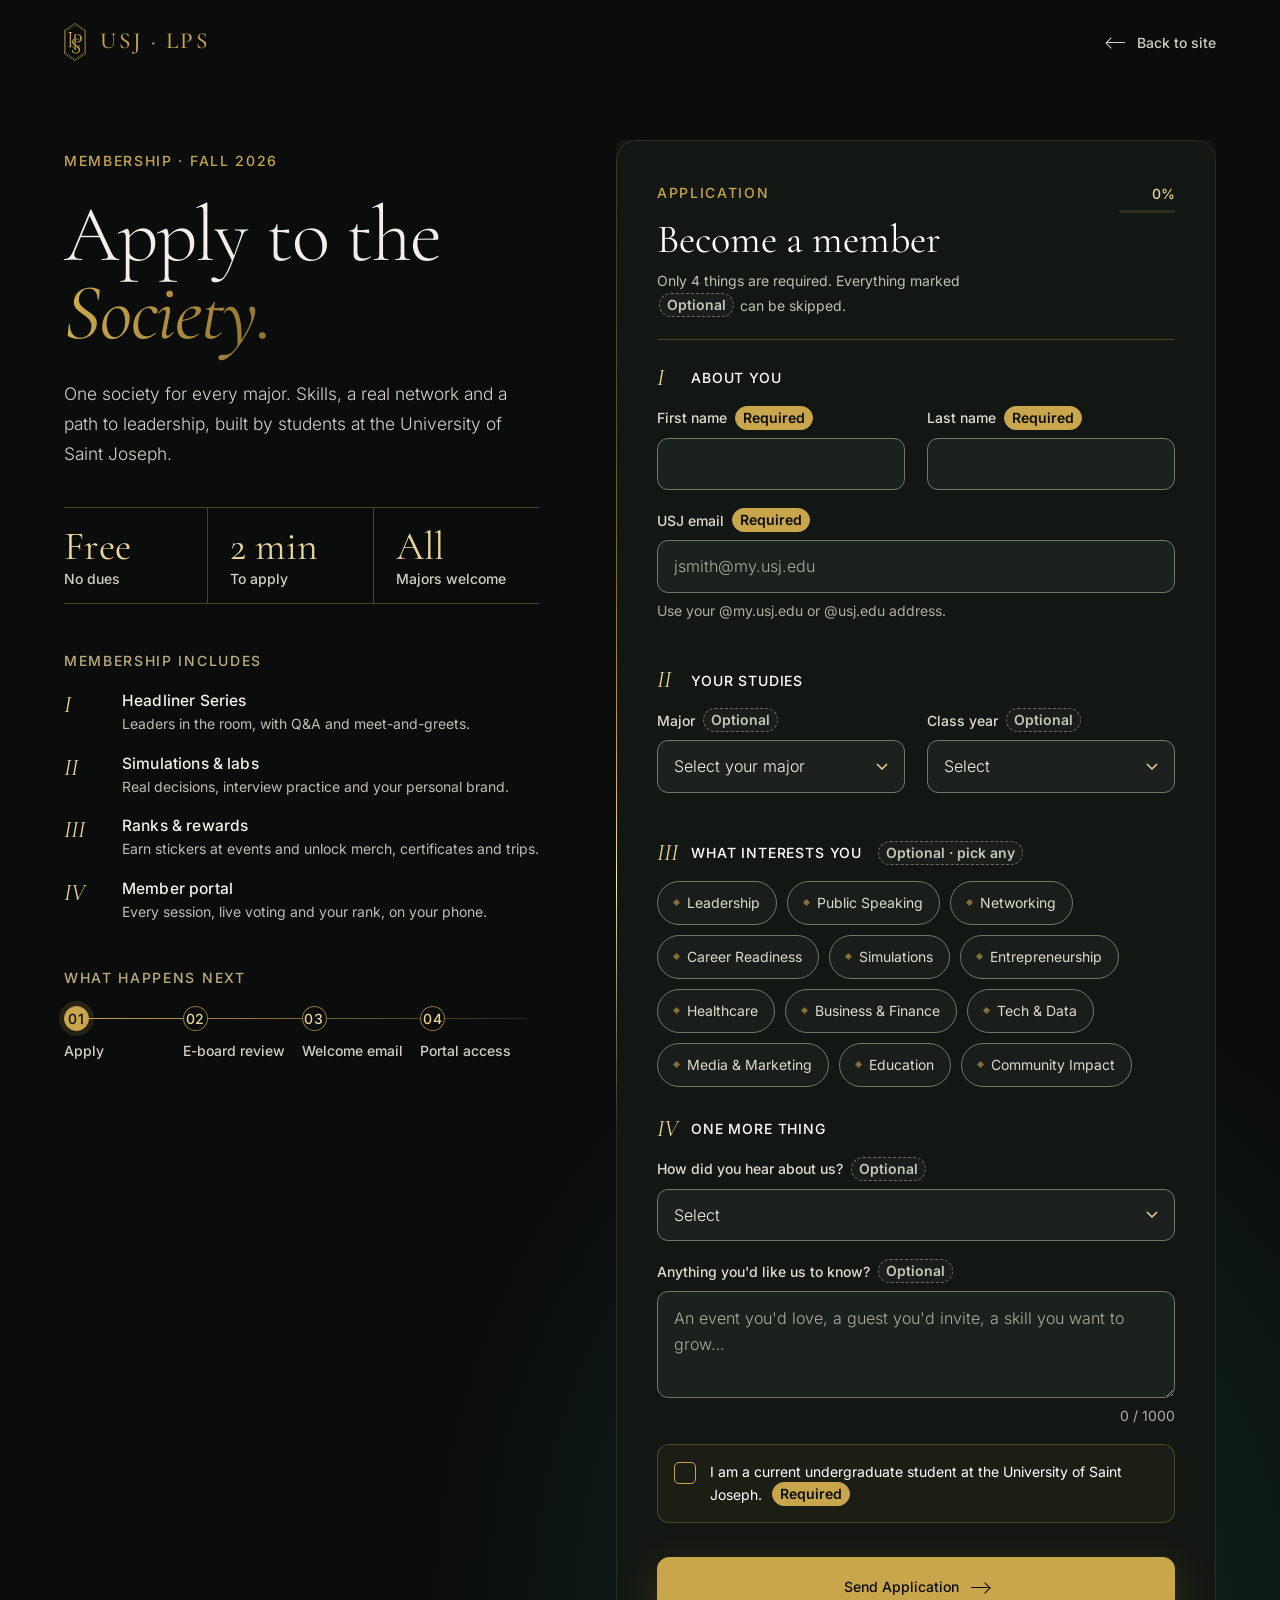
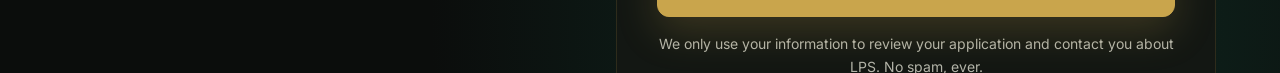
<file: original/join/index.html>
<!doctype html><html lang="en"><head><meta charset="utf-8"><meta name="viewport" content="width=device-width,initial-scale=1"><meta http-equiv="refresh" content="0;url=../../join.html"><title>Page moved · LPS</title></head><body><p>This page has moved. <a href="../../join.html">Continue to the new page</a>.</p></body></html>
</file>
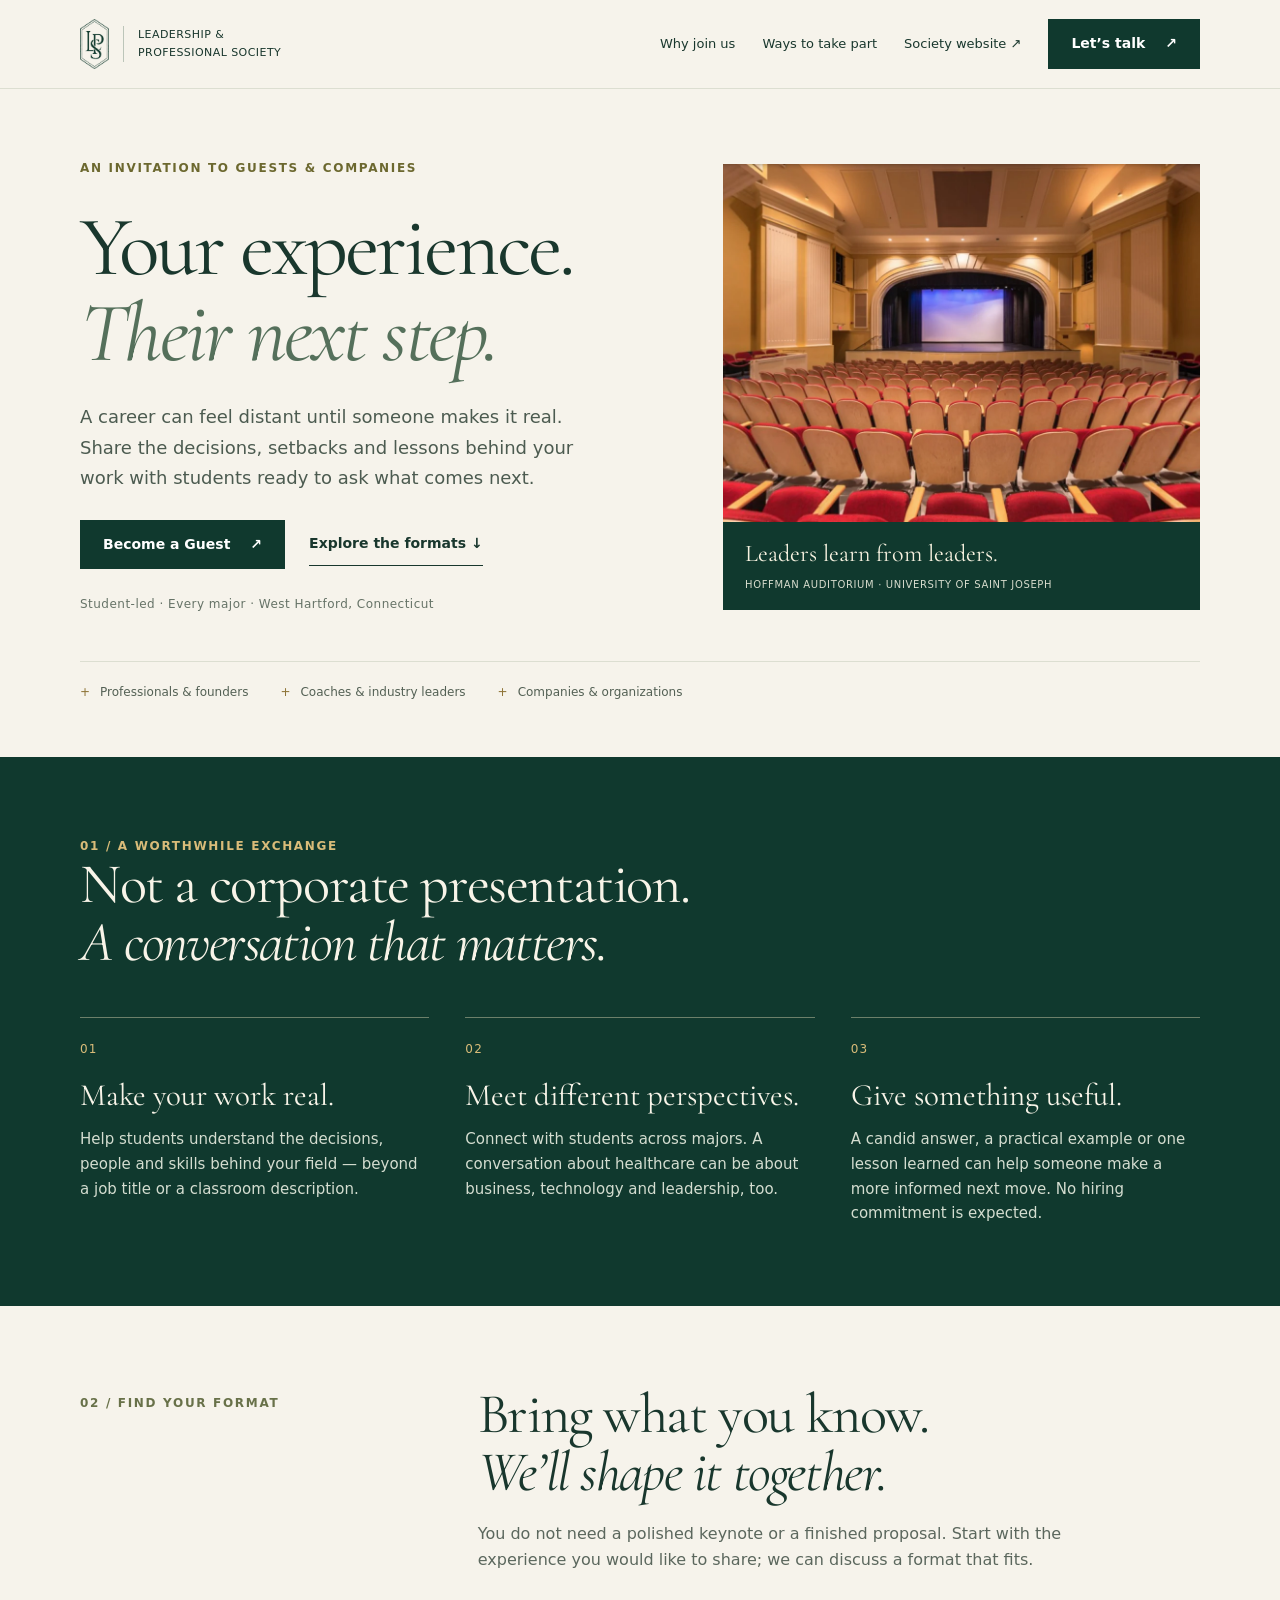
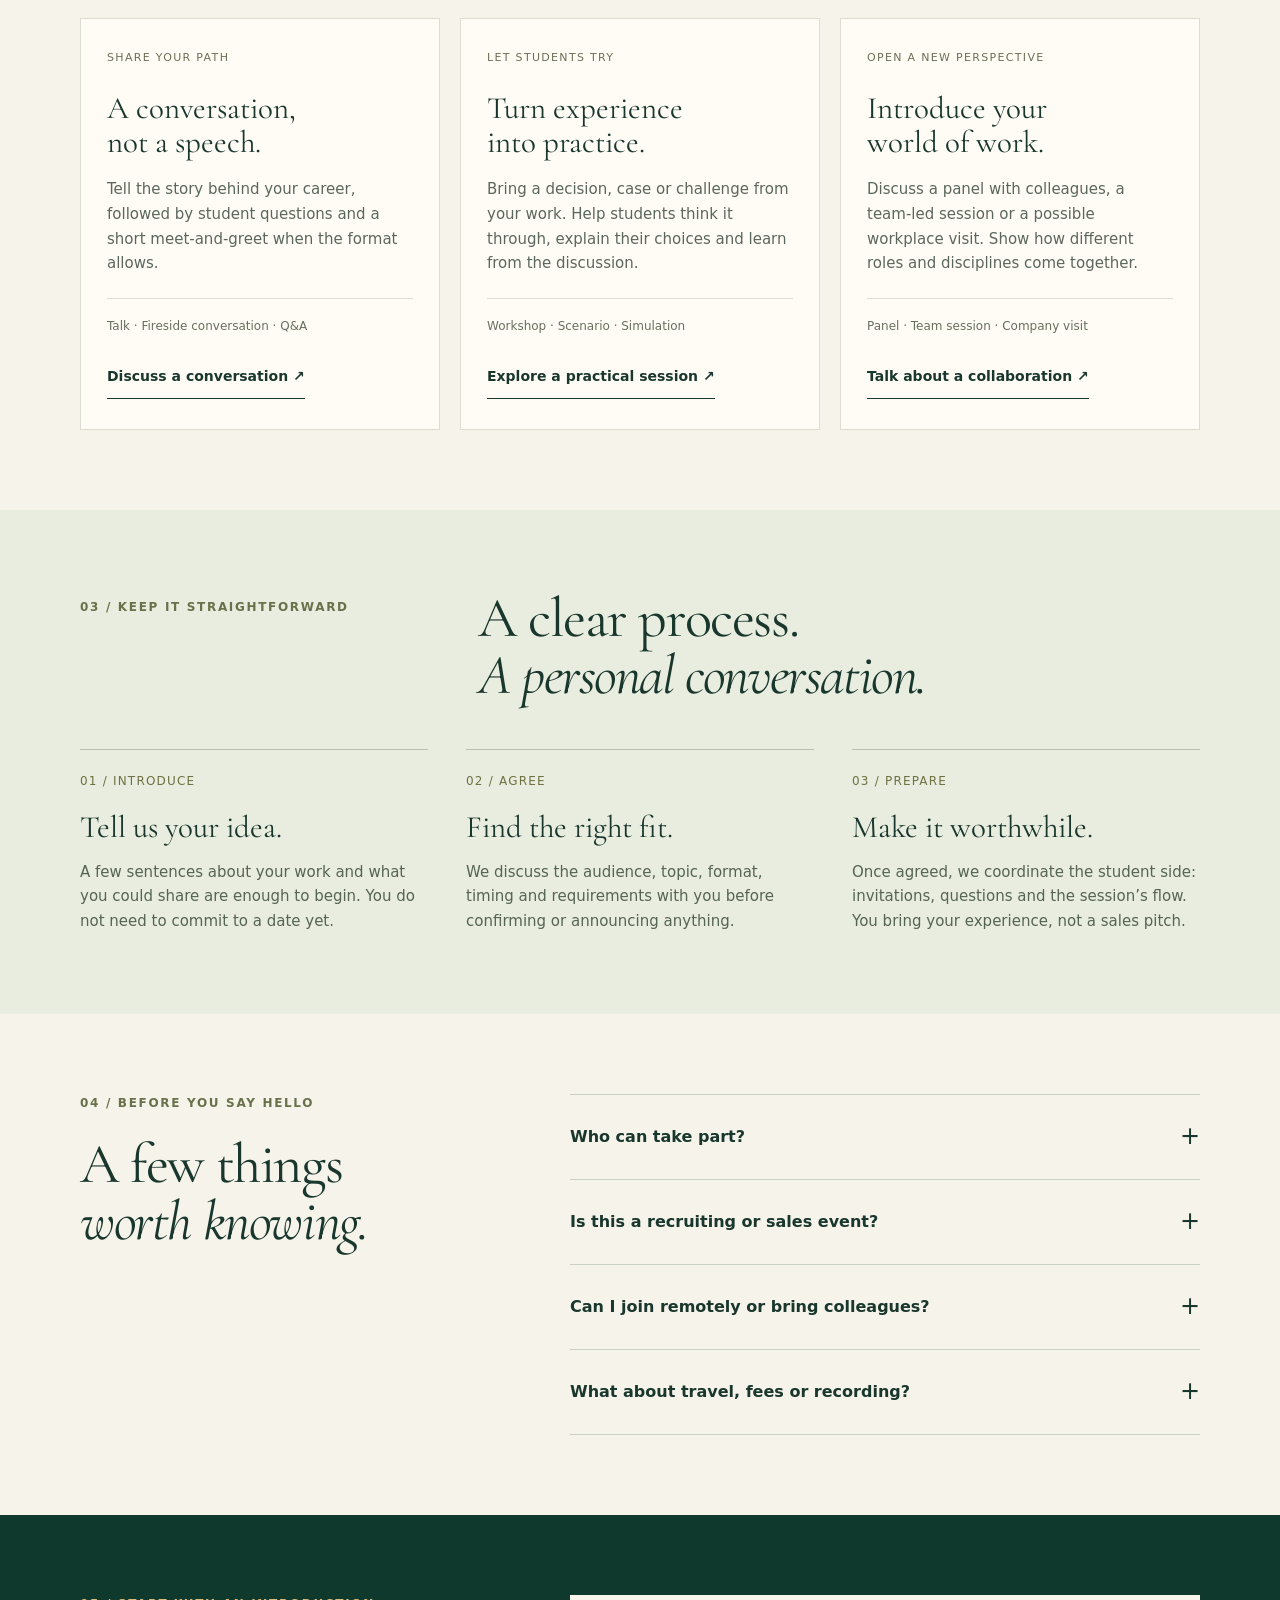
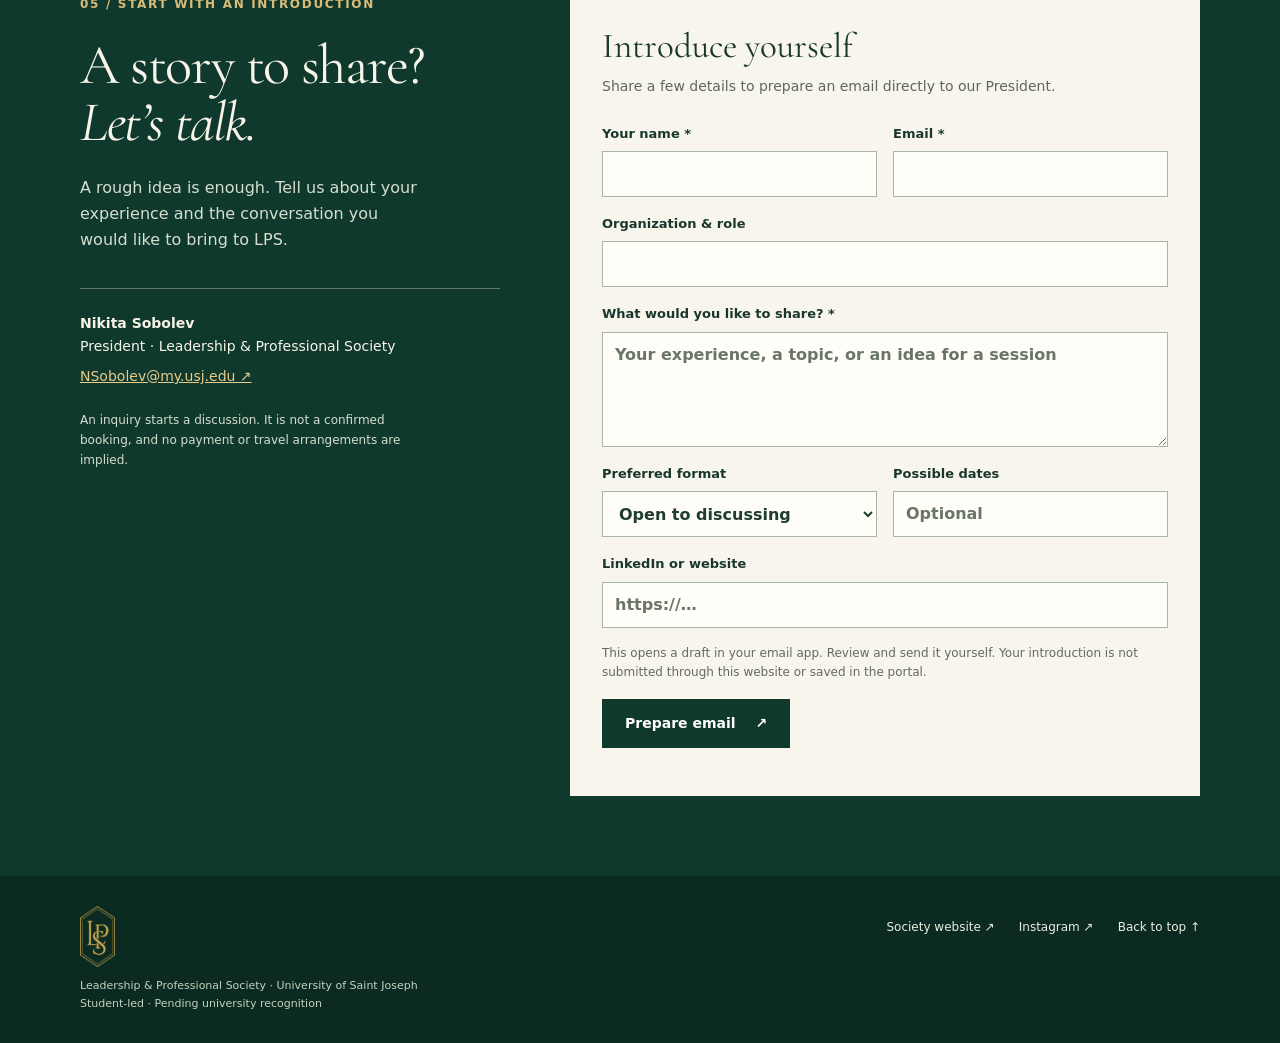
<file: original/speakers/index.html>
<!doctype html><html lang="en"><head><meta charset="utf-8"><meta name="viewport" content="width=device-width,initial-scale=1"><meta http-equiv="refresh" content="0;url=../../guests.html"><title>Page moved · LPS</title></head><body><p>This page has moved. <a href="../../guests.html">Continue to the new page</a>.</p></body></html>
</file>
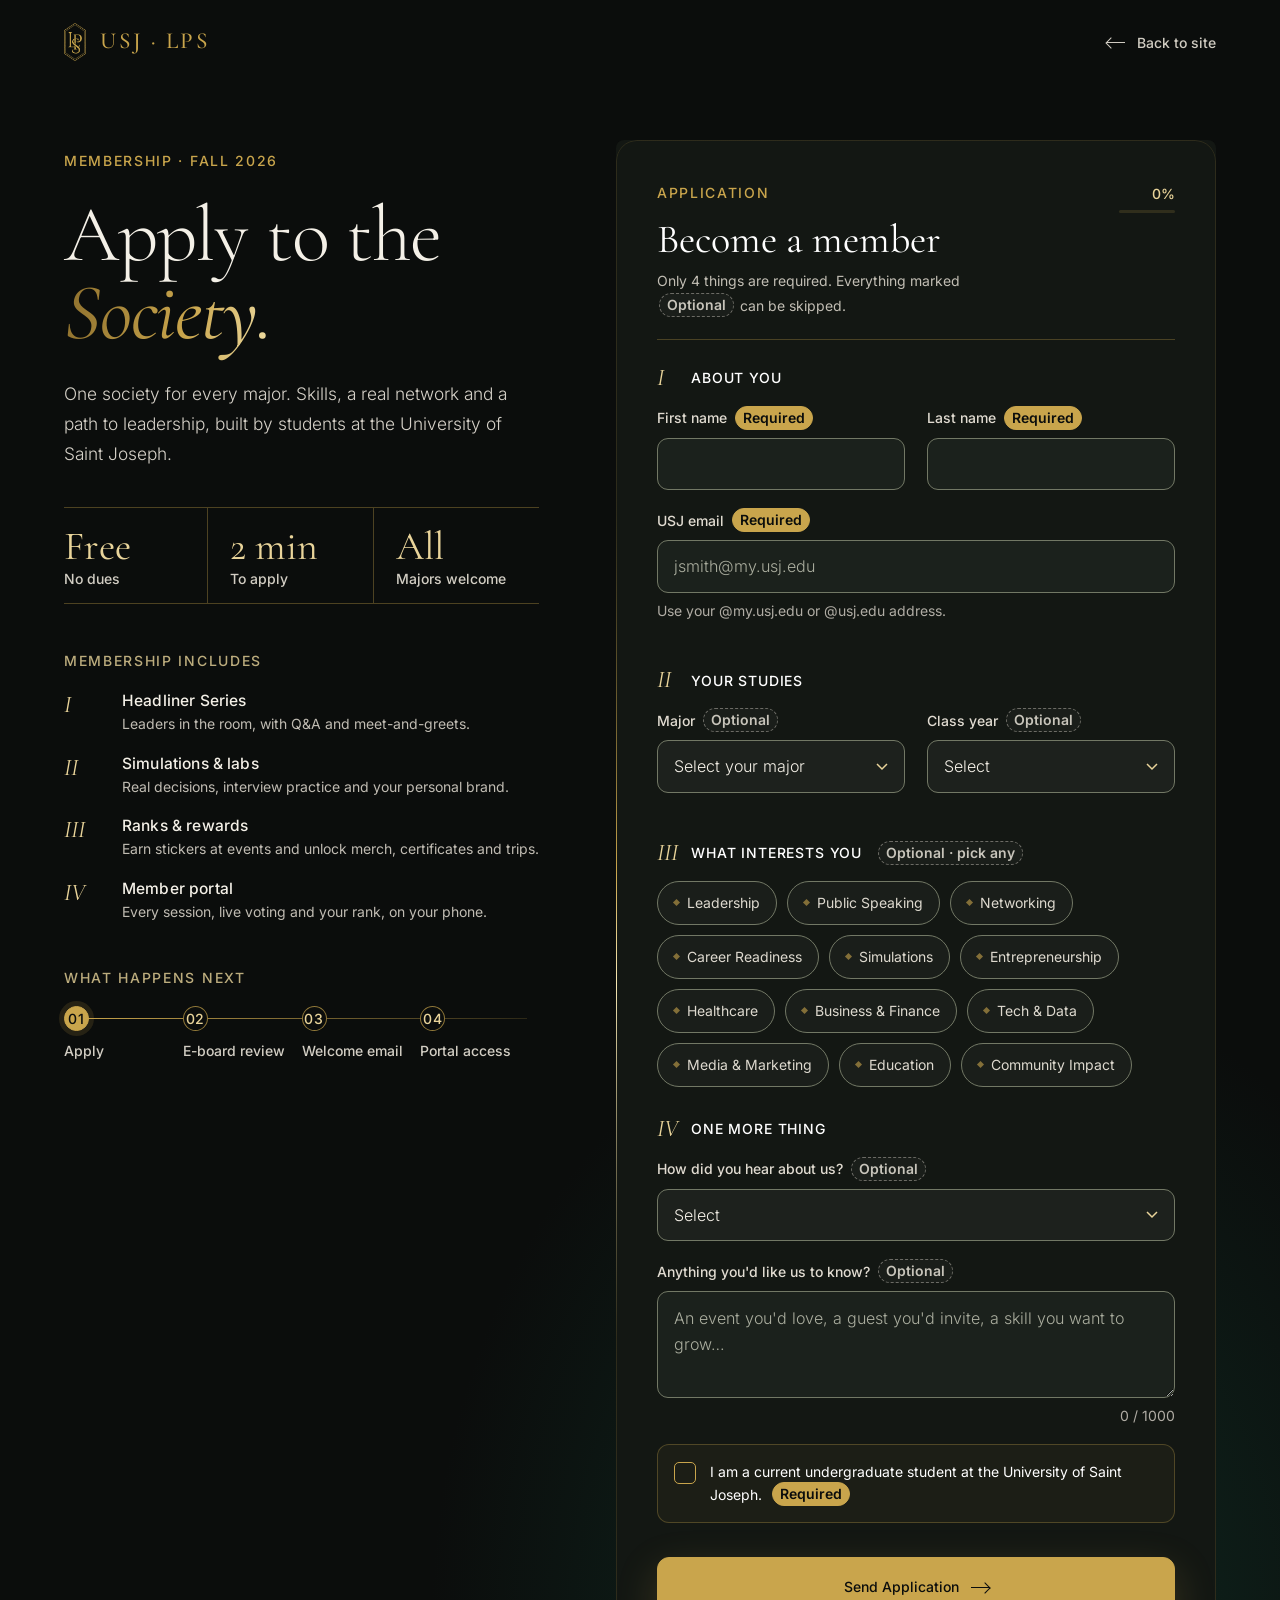
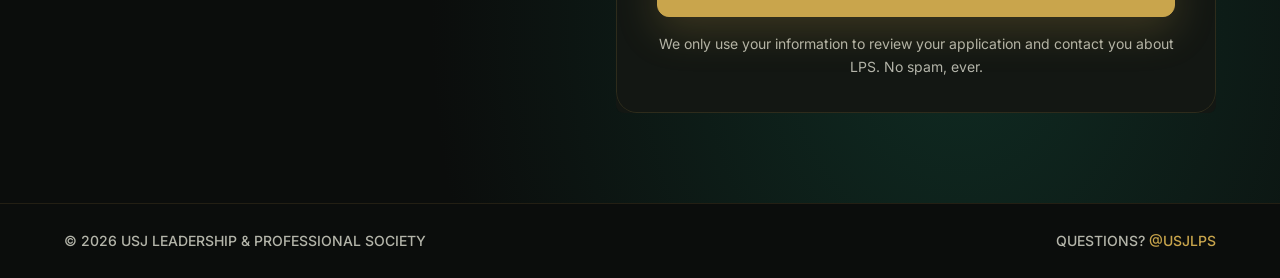
<file: website/join/index.html>
<!doctype html>
<html lang="en"><head>
<meta charset="utf-8"><meta name="viewport" content="width=device-width,initial-scale=1,viewport-fit=cover">
<title>Apply · USJ Leadership &amp; Professional Society</title>
<meta name="description" content="Apply to the USJ Leadership &amp; Professional Society. Free, open to every University of Saint Joseph undergraduate, any major. Takes about two minutes.">
<meta name="theme-color" content="#0A0A0A">
<link rel="icon" type="image/png" sizes="32x32" href="/assets/img/icon-32.png">
<link rel="apple-touch-icon" href="/assets/img/icon-180.png">
<meta property="og:title" content="Apply · USJ Leadership &amp; Professional Society">
<meta property="og:image" content="https://usjlps.org/assets/img/share.png">
<meta property="og:url" content="https://usjlps.org/join">
<link rel="stylesheet" href="/assets/join.css">
</head>
<body>
<div class="grain"></div>
<header class="jh"><div class="wrap">
  <a href="/" class="brand"><div class="m"></div><span><b>USJ · LPS</b><i>Leadership &amp; Professional Society</i></span></a>
  <a href="/" class="back"><span class="arr l"></span>Back to site</a>
</div></header>

<main class="join-page">
  <div class="bg"><div class="glow"></div><div class="ivy"></div></div><canvas id="net" class="net" aria-hidden="true"></canvas>
  <div class="wrap jgrid">
    <aside class="intro">
      <div class="eyebrow">Membership · Fall 2026</div>
      <h1>Apply to the<br><em class="goldtext">Society.</em></h1>
      <p class="lead">One society for every major. Skills, a real network and a path to leadership, built by students at the University of Saint Joseph.</p>
      <ul class="facts"><li><b>Free</b><span>No dues</span></li><li><b>2 min</b><span>To apply</span></li><li><b>All</b><span>Majors welcome</span></li></ul>
      <div class="incl">
        <div class="eyebrow dim">Membership includes</div>
        <ol>
          <li><i>I</i><div><h5>Headliner Series</h5><p>Leaders in the room, with Q&amp;A and meet-and-greets.</p></div></li>
          <li><i>II</i><div><h5>Simulations &amp; labs</h5><p>Real decisions, interview practice and your personal brand.</p></div></li>
          <li><i>III</i><div><h5>Ranks &amp; rewards</h5><p>Earn stickers at events and unlock merch, certificates and trips.</p></div></li>
          <li><i>IV</i><div><h5>Member portal</h5><p>Every session, live voting and your rank, on your phone.</p></div></li>
        </ol>
      </div>
      <div class="path"><div class="eyebrow dim">What happens next</div>
        <div class="steps"><div class="on"><b>01</b><span>Apply</span></div><div><b>02</b><span>E-board review</span></div><div><b>03</b><span>Welcome email</span></div><div><b>04</b><span>Portal access</span></div></div>
      </div>
    </aside>

    <section class="card" aria-live="polite">
      <div id="form-view">
        <div class="ctop"><div><span class="eyebrow">Application</span><h2>Become a member</h2><p class="csub">Only 4 things are required. Everything marked <em class="opt">Optional</em> can be skipped.</p></div><div class="prog" aria-hidden="true"><span id="prog-txt">0%</span><div class="bar"><i id="prog-bar"></i></div></div></div>
        <form id="join-form" novalidate autocomplete="on">
          <fieldset><legend><i>I</i>About you</legend>
            <div class="row2">
              <label class="fld"><span>First name <em class="req">Required</em></span><input name="first_name" autocomplete="given-name" maxlength="60" required></label>
              <label class="fld"><span>Last name <em class="req">Required</em></span><input name="last_name" autocomplete="family-name" maxlength="60" required></label>
            </div>
            <label class="fld"><span>USJ email <em class="req">Required</em></span><input name="email" type="email" inputmode="email" autocomplete="email" placeholder="jsmith@my.usj.edu" maxlength="120" required><em class="hint" id="email-hint">Use your @my.usj.edu or @usj.edu address.</em></label>
          </fieldset>
          <fieldset><legend><i>II</i>Your studies</legend>
            <div class="row2">
              <label class="fld sel"><span>Major <em class="opt">Optional</em></span><select name="major" id="major"><option value="">Select your major</option></select></label>
              <label class="fld sel"><span>Class year <em class="opt">Optional</em></span><select name="grad_year" id="grad-year"><option value="">Select</option></select></label>
            </div>
            <label class="fld" id="major-other-wrap" style="display:none"><span>Your major <em class="opt">Not on the list</em></span><input name="major_other" maxlength="100" placeholder="Type your major"></label>
          </fieldset>
          <fieldset><legend><i>III</i>What interests you <em class="opt">Optional · pick any</em></legend>
            <div class="chips" id="chips"></div>
          </fieldset>
          <fieldset><legend><i>IV</i>One more thing</legend>
            <label class="fld sel"><span>How did you hear about us? <em class="opt">Optional</em></span><select name="heard_from"><option value="">Select</option><option>Instagram</option><option>A friend</option><option>Class or professor</option><option>Campus event or tabling</option><option>Office of Career Development</option><option>Flyer or poster</option><option>Other</option></select></label>
            <label class="fld"><span>Anything you'd like us to know? <em class="opt">Optional</em></span><textarea name="message" rows="3" maxlength="1000" placeholder="An event you'd love, a guest you'd invite, a skill you want to grow…"></textarea><em class="hint right"><span id="msg-count">0</span> / 1000</em></label>
            <label class="hp" aria-hidden="true">Website<input name="website" tabindex="-1" autocomplete="off"></label>
            <label class="check"><input type="checkbox" name="eligible" required><span class="box"></span><span>I am a current undergraduate student at the University of Saint Joseph. <em class="req">Required</em></span></label>
          </fieldset>
          <div class="error" id="error" role="alert"></div>
          <button class="btn solid submit" id="submit" type="submit"><span class="lbl">Send Application</span><span class="arr"></span><span class="spin" aria-hidden="true"></span></button>
          <p class="fine">We only use your information to review your application and contact you about LPS. No spam, ever.</p>
        </form>
      </div>

      <div id="done-view" hidden>
        <div class="seal"><div class="m"></div><svg viewBox="0 0 120 120" aria-hidden="true"><circle cx="60" cy="60" r="56"/></svg></div>
        <span class="eyebrow">Application received</span>
        <h2 id="done-title" tabindex="-1">Welcome, <em id="done-name">friend</em>.</h2>
        <p class="lead">Your application is in. The Executive Board reviews every application personally. Once approved, you'll get a welcome email at <b id="done-email"></b>. Then sign in to the Member Portal with that same email — no password needed.</p>
        <div class="steps done"><div class="on"><b>✓</b><span>Applied</span></div><div><b>02</b><span>E-board review</span></div><div><b>03</b><span>Welcome email</span></div><div><b>04</b><span>Portal access</span></div></div>
        <div class="dctas"><a class="btn solid" href="https://members.usjlps.org">Go to the Member Portal <span class="arr"></span></a><a class="btn ghost" href="https://instagram.com/usjlps" target="_blank" rel="noopener">Follow @usjlps</a></div>
        <p class="dnote">The portal opens for you as soon as the E-Board approves your application. Add it to your phone’s home screen from <b>Get the App</b>. &nbsp;·&nbsp; <a href="/">Back to the site</a></p>
      </div>
    </section>
  </div>
</main>
<footer class="jf"><div class="wrap"><span>© 2026 USJ Leadership &amp; Professional Society</span><span>Questions? <a href="https://instagram.com/usjlps" target="_blank" rel="noopener">@usjlps</a></span></div></footer>
<script src="/assets/join.js?v=2" defer></script>
</body></html>
</file>
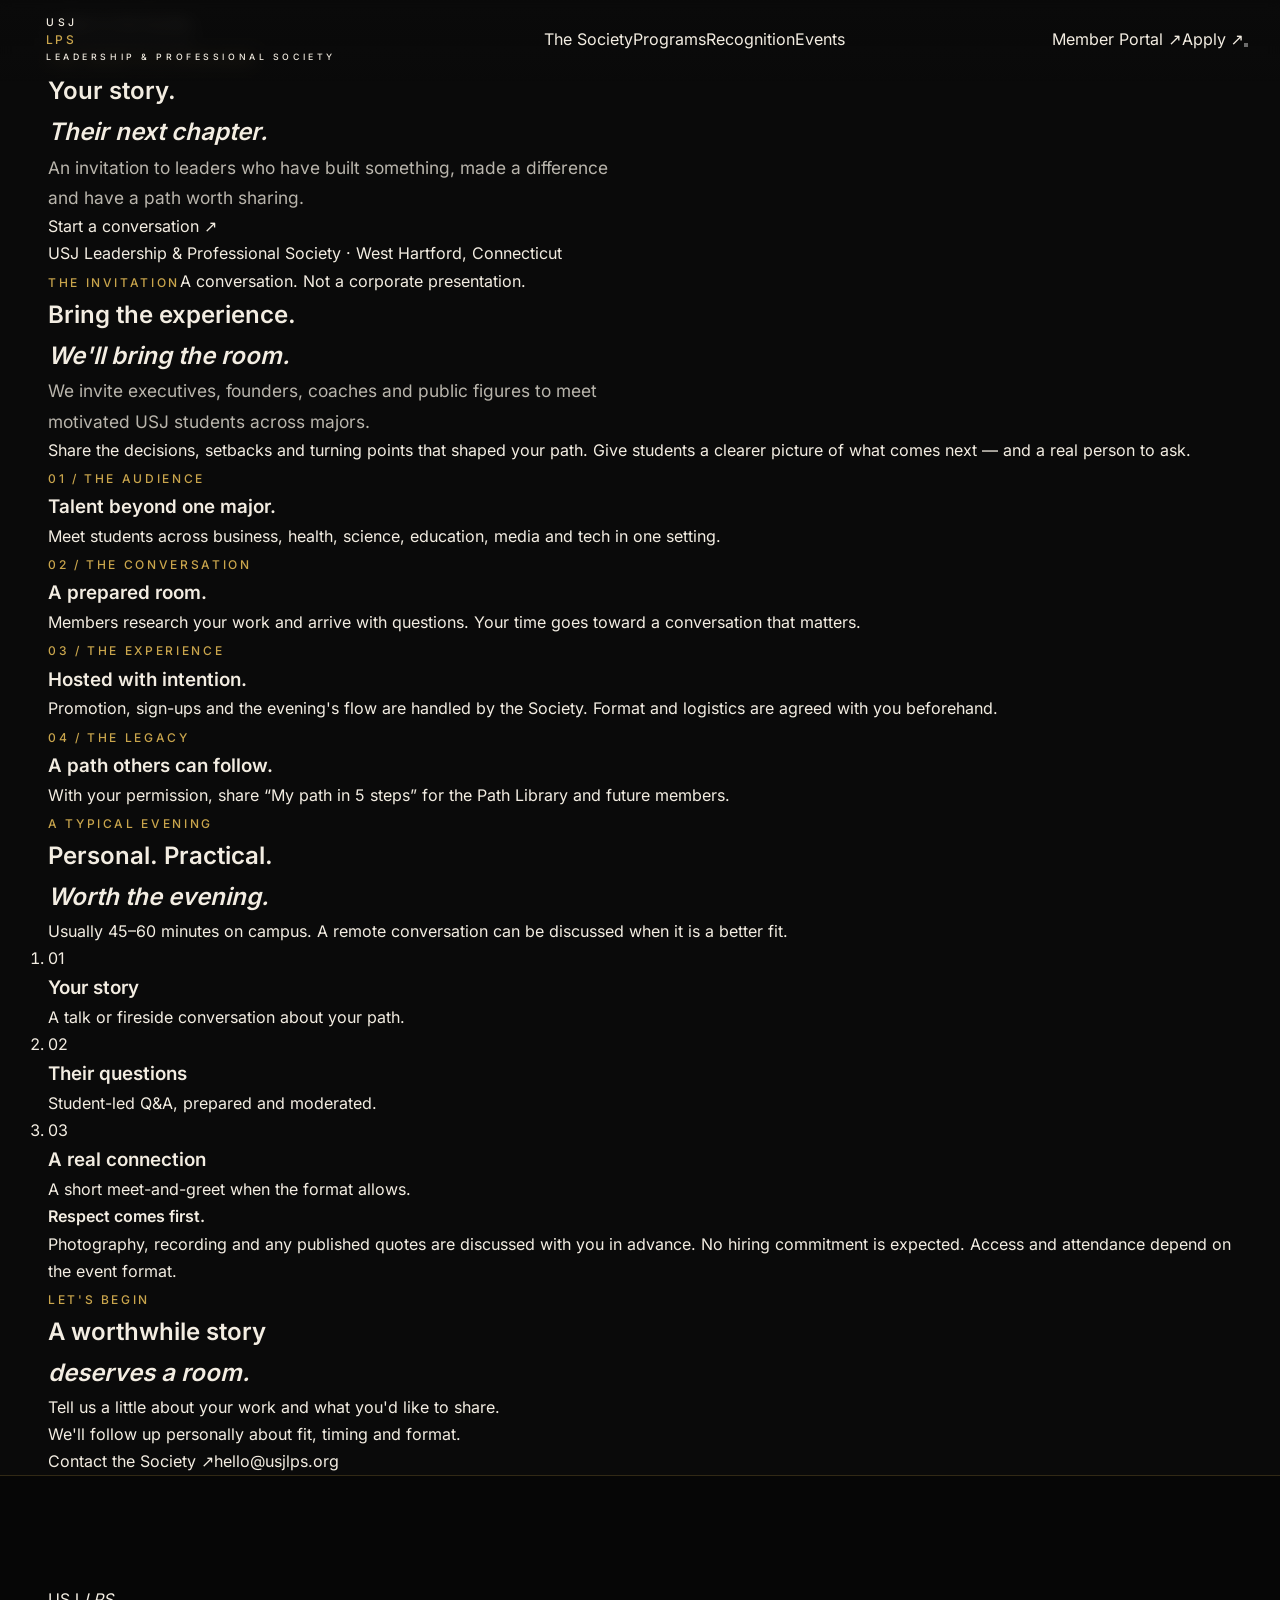
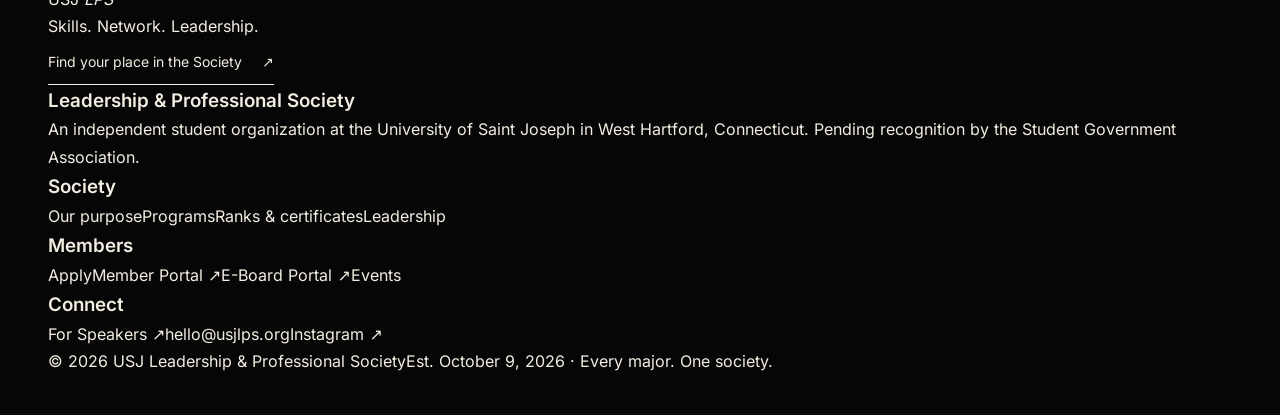
<file: website/speakers/index.html>
<!doctype html><html lang="en"><head><meta charset="utf-8"><meta name="viewport" content="width=device-width,initial-scale=1"><meta name="theme-color" content="#0b0d0c"><title>For Speakers · USJ Leadership & Professional Society</title><meta name="description" content="Share your path with the next generation. A personal invitation to executives, founders, coaches and public figures from the USJ Leadership & Professional Society."><link rel="icon" href="/assets/img/icon-32.png"><link rel="apple-touch-icon" href="/assets/img/icon-180.png"><meta property="og:title" content="For Speakers · USJ Leadership & Professional Society"><meta property="og:image" content="https://usjlps.org/assets/img/share.png"><meta property="og:description" content="Share your path with the next generation. A personal invitation to executives, founders, coaches and public figures from the USJ Leadership & Professional Society."><link rel="stylesheet" href="/assets/site.css"><script defer src="/assets/site.js"></script></head><body id="top"><a class="skip" href="#main">Skip to content</a><header class="header"><div class="wrap nav"><a class="brand" href="/"><span class="monogram" aria-hidden="true"></span><span>USJ <b>LPS</b><small>Leadership &amp; Professional Society</small></span></a><nav class="desktop-links" aria-label="Main"><a href="/#society">The Society</a><a href="/#programs">Programs</a><a href="/#recognition">Recognition</a><a href="/#calendar">Events</a></nav><div class="nav-actions"><a class="portal-link" href="https://members.usjlps.org">Member Portal <span aria-hidden="true">↗</span></a><a class="button gold small" href="/join.html">Apply <span aria-hidden="true">↗</span></a><button class="menu-button" aria-label="Open menu" aria-expanded="false" aria-controls="mobile-menu"><span></span><span></span></button></div></div><nav id="mobile-menu" class="mobile-menu" aria-label="Mobile" hidden><a href="/#society">The Society</a><a href="/#programs">Programs</a><a href="/#recognition">Recognition</a><a href="/#portal">Member Portal</a><a href="/#calendar">Events</a><a href="/#board">Leadership</a><a href="https://members.usjlps.org">Sign in to Members ↗</a><a href="/join.html">Apply for Membership ↗</a></nav></header><main id="main"><section class="speaker-hero"><div class="wrap"><a class="text-link breadcrumb" href="/">← Back to the Society</a><div class="speaker-intro"><div><span class="eyebrow">For Guests &amp; Speakers</span><h1>Your story.<br><em>Their next chapter.</em></h1><p class="lead">An invitation to leaders who have built something, made a difference and have a path worth sharing.</p><a class="button gold" href="mailto:hello@usjlps.org?subject=Speaking%20at%20LPS">Start a conversation <span aria-hidden="true">↗</span></a></div><div class="speaker-mark" aria-hidden="true"></div></div><div class="speaker-footnote">USJ Leadership &amp; Professional Society · West Hartford, Connecticut</div></div></section>
<section class="light"><div class="wrap"><div class="section-top"><span class="eyebrow">The invitation</span><span class="quiet">A conversation. Not a corporate presentation.</span></div><div class="intro-grid"><h2 class="reveal">Bring the experience.<br><em>We'll bring the room.</em></h2><div class="reveal"><p class="lead">We invite executives, founders, coaches and public figures to meet motivated USJ students across majors.</p><p>Share the decisions, setbacks and turning points that shaped your path. Give students a clearer picture of what comes next — and a real person to ask.</p></div></div><div class="speaker-benefits"><article class="reveal"><span class="eyebrow">01 / The audience</span><h3>Talent beyond one major.</h3><p>Meet students across business, health, science, education, media and tech in one setting.</p></article><article class="reveal"><span class="eyebrow">02 / The conversation</span><h3>A prepared room.</h3><p>Members research your work and arrive with questions. Your time goes toward a conversation that matters.</p></article><article class="reveal"><span class="eyebrow">03 / The experience</span><h3>Hosted with intention.</h3><p>Promotion, sign-ups and the evening's flow are handled by the Society. Format and logistics are agreed with you beforehand.</p></article><article class="reveal"><span class="eyebrow">04 / The legacy</span><h3>A path others can follow.</h3><p>With your permission, share “My path in 5 steps” for the Path Library and future members.</p></article></div></div></section>
<section class="speaker-format"><div class="wrap"><span class="eyebrow">A Typical Evening</span><div class="section-heading"><h2 class="reveal">Personal. Practical.<br><em>Worth the evening.</em></h2><p class="reveal">Usually 45–60 minutes on campus. A remote conversation can be discussed when it is a better fit.</p></div><ol class="format-grid"><li><span>01</span><h3>Your story</h3><p>A talk or fireside conversation about your path.</p></li><li><span>02</span><h3>Their questions</h3><p>Student-led Q&amp;A, prepared and moderated.</p></li><li><span>03</span><h3>A real connection</h3><p>A short meet-and-greet when the format allows.</p></li></ol><div class="speaker-note"><b>Respect comes first.</b><p>Photography, recording and any published quotes are discussed with you in advance. No hiring commitment is expected. Access and attendance depend on the event format.</p></div></div></section>
<!-- Real LPS meeting photographs only. Add consent-cleared photographs to assets/speakers/, then enable the gallery using the instructions in SPEAKER-PHOTOS.txt. Campus or stock photos must not be presented as LPS event photos. -->
<section class="speaker-gallery light" id="speaker-gallery" hidden><div class="wrap"><span class="eyebrow">Inside the Room</span><h2>Moments that<br><em>move people forward.</em></h2><div class="meeting-photos" id="meeting-photos"></div></div></section>
<section class="speaker-invite light"><div class="wrap"><span class="eyebrow">Let's Begin</span><h2 class="reveal">A worthwhile story<br><em>deserves a room.</em></h2><p>Tell us a little about your work and what you'd like to share.<br>We'll follow up personally about fit, timing and format.</p><a class="button dark" href="mailto:hello@usjlps.org?subject=Speaking%20at%20LPS">Contact the Society <span aria-hidden="true">↗</span></a><a class="email-link" href="mailto:hello@usjlps.org">hello@usjlps.org</a></div></section></main><footer><div class="wrap"><div class="footer-top"><div><div class="footer-wordmark">USJ <em>LPS</em></div><p>Skills. Network. Leadership.</p></div><a class="text-link" href="/join.html">Find your place in the Society <span aria-hidden="true">↗</span></a></div><div class="footer-grid"><div><h3>Leadership &amp; Professional Society</h3><p>An independent student organization at the University of Saint Joseph in West Hartford, Connecticut. Pending recognition by the Student Government Association.</p></div><div><h3>Society</h3><a href="/#society">Our purpose</a><a href="/#programs">Programs</a><a href="/#recognition">Ranks &amp; certificates</a><a href="/#board">Leadership</a></div><div><h3>Members</h3><a href="/join.html">Apply</a><a href="https://members.usjlps.org">Member Portal ↗</a><a href="https://eboard.usjlps.org">E-Board Portal ↗</a><a href="/#calendar">Events</a></div><div><h3>Connect</h3><a href="/speakers.html">For Speakers ↗</a><a href="mailto:hello@usjlps.org">hello@usjlps.org</a><a href="https://instagram.com/usjlps" target="_blank" rel="noopener">Instagram ↗</a></div></div><div class="footer-bottom"><span>© 2026 USJ Leadership &amp; Professional Society</span><span>Est. October 9, 2026 · Every major. One society.</span></div></div></footer></body></html>
</file>
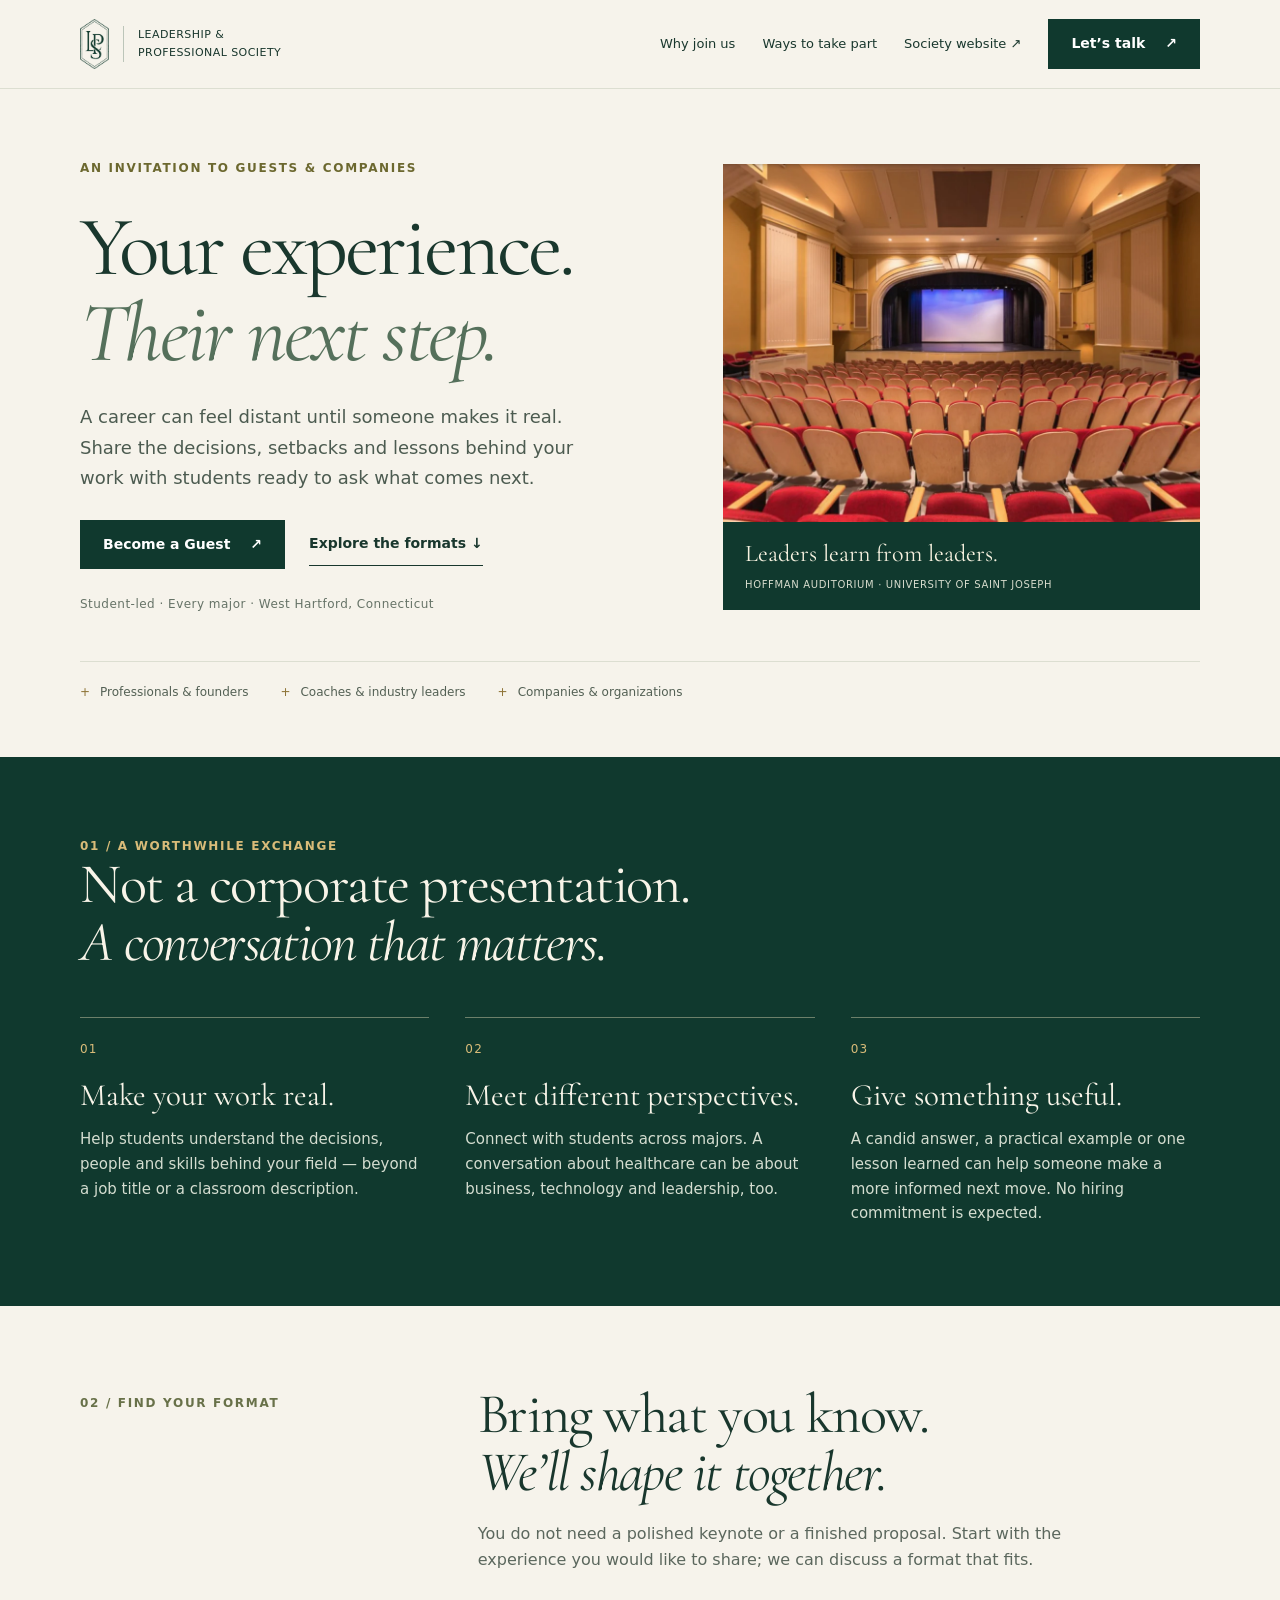
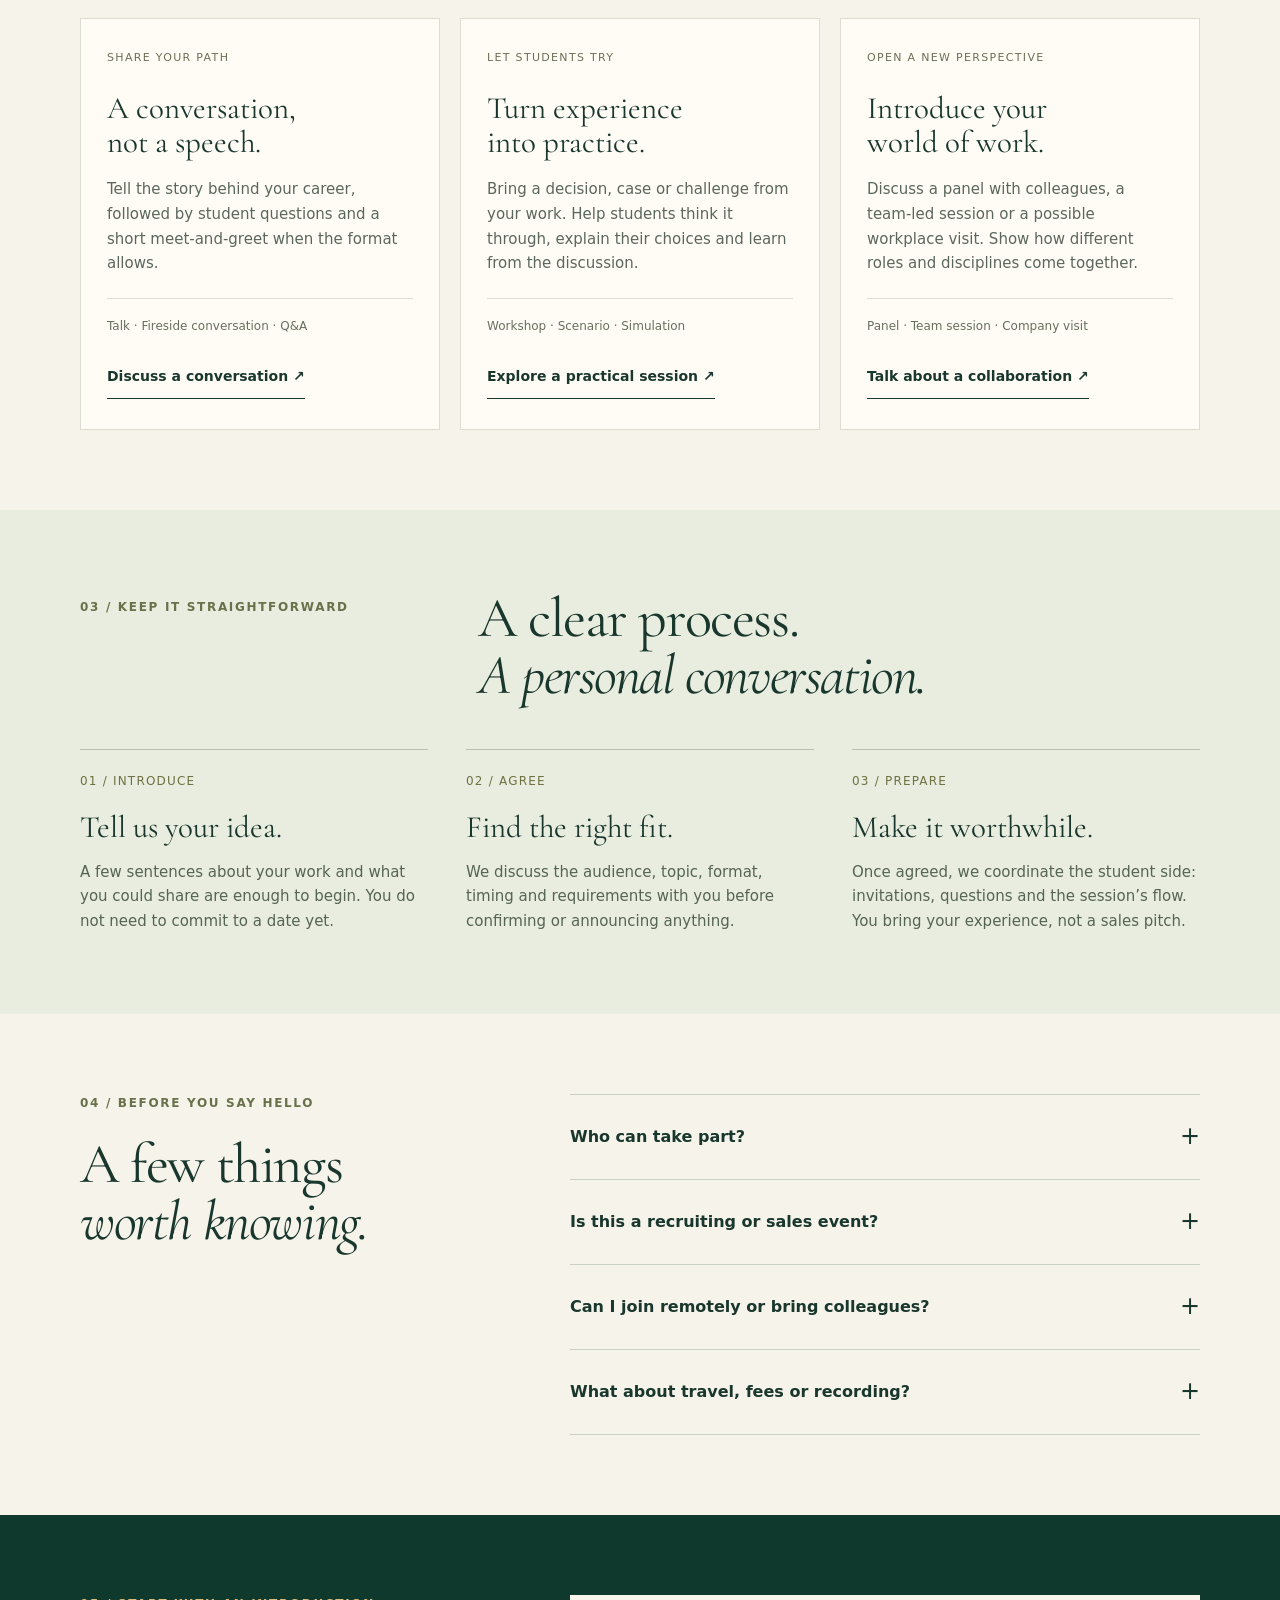
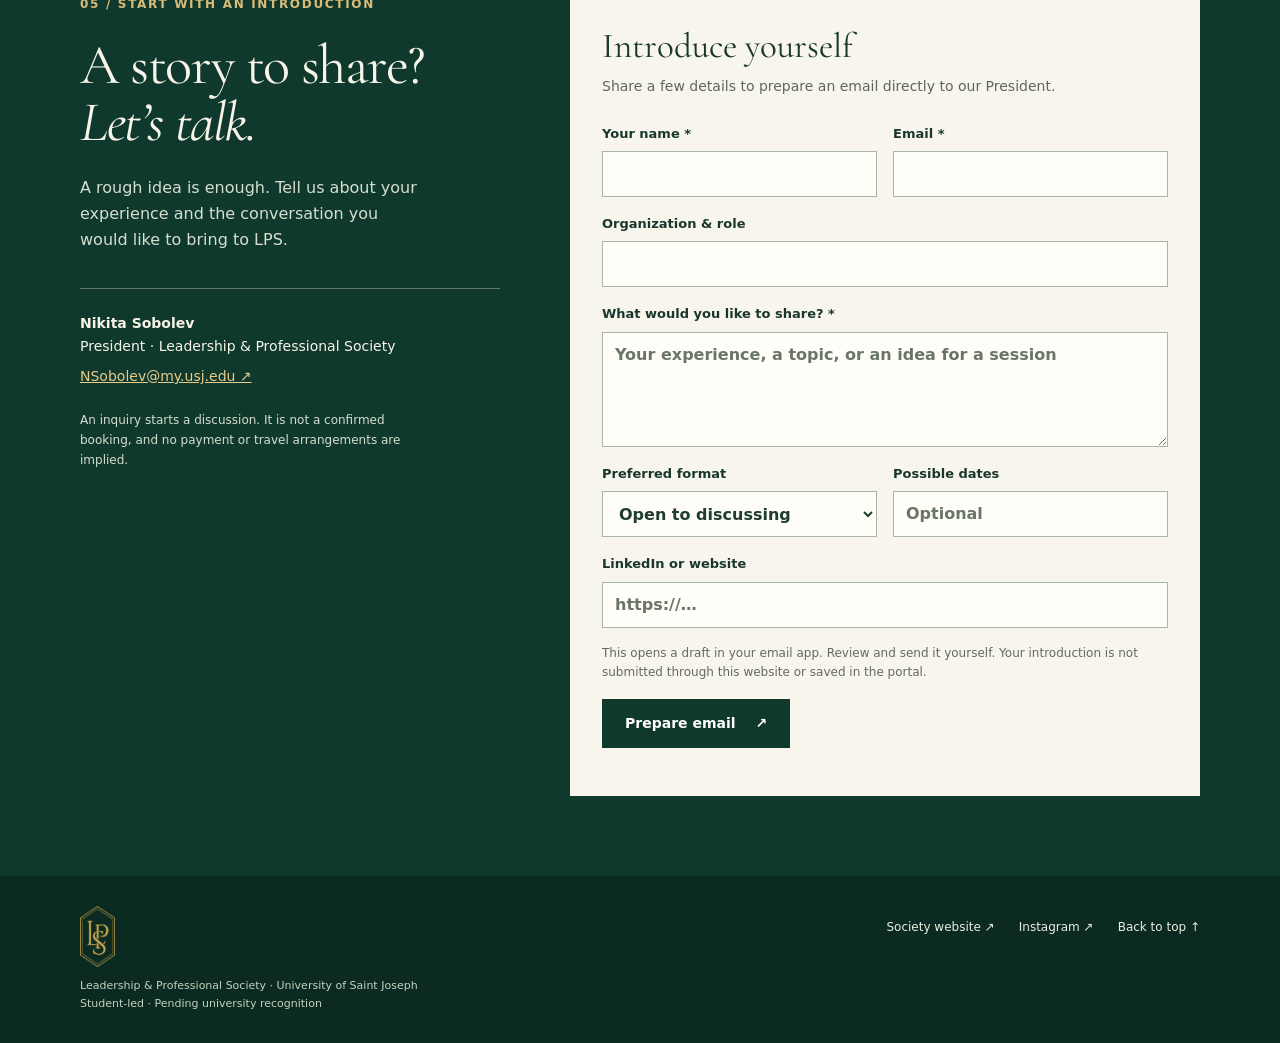
<file: guests.html>
<!DOCTYPE html>
<html lang="en"><head><meta charset="utf-8"/><meta content="width=device-width, initial-scale=1" name="viewport"/><title>Be a Guest at LPS · Leadership &amp; Professional Society</title><meta content="Share your experience with USJ students across majors. Explore guest conversations, workshops and company collaborations with LPS." name="description"/><style>@font-face{font-family:Corm;src:url([data-uri]);font-display:swap}
@font-face{font-family:Corm;src:url([data-uri]);font-style:italic;font-display:swap}
:root{--ink:#19372d;--green:#10392e;--paper:#f6f3eb;--white:#fffcf6;--gold:#d9bc79;--muted:#62675f;--line:#dcded1;--serif:Corm,Georgia,serif}*{box-sizing:border-box}html{scroll-behavior:smooth;scroll-padding-top:90px}body{margin:0;background:var(--paper);color:var(--ink);font:16px/1.65 system-ui,-apple-system,Segoe UI,sans-serif}a{color:inherit;text-decoration:none}button,input,select,textarea{font:inherit}button,a,input,select,textarea,summary{-webkit-tap-highlight-color:transparent}a:focus-visible,button:focus-visible,summary:focus-visible,input:focus-visible,textarea:focus-visible,select:focus-visible{outline:3px solid #9b7224;outline-offset:4px}h1,h2,h3,p{margin:0}h1,h2,h3{font-family:var(--serif);font-weight:500;line-height:1.02}h1{font-size:clamp(62px,6.6vw,94px);letter-spacing:-.035em}h2{font-size:clamp(43px,4.4vw,62px);letter-spacing:-.025em}h3{font-size:31px;line-height:1.1}em{font-weight:400}.wrap{width:min(1120px,calc(100% - 80px));margin:auto}.eyebrow{font-size:12px;font-weight:650;letter-spacing:.14em;text-transform:uppercase}.btn{display:inline-flex;align-items:center;justify-content:center;gap:20px;min-height:48px;padding:12px 22px;border:1px solid var(--green);background:var(--green);color:white;font-size:14px;font-weight:600;cursor:pointer}.btn:hover{background:#205442}.btn.light{background:var(--gold);color:#17382c;border-color:var(--gold)}.btn.light:hover{background:#ead29d}.btn.secondary{background:transparent;color:var(--green)}.text-link{display:inline-flex;align-items:center;min-height:44px;border-bottom:1px solid currentColor;font-size:14px;font-weight:600}.skip{position:absolute;top:-80px;left:20px;background:white;z-index:20;padding:12px}.skip:focus{top:12px}header{border-bottom:1px solid var(--line);background:var(--paper)}.nav{min-height:88px;display:flex;align-items:center;justify-content:space-between;gap:24px}.brand{display:flex;align-items:center;gap:14px;flex-shrink:0}.brand b{font:600 38px/1 var(--serif);letter-spacing:-.04em;border-right:1px solid #bcc5b9;padding-right:14px}.brand span{font-size:11px;line-height:1.6;letter-spacing:.04em}.navlinks{display:flex;align-items:center;gap:27px;font-size:13px}.navlinks>a:not(.btn){min-height:44px;display:flex;align-items:center}.menu-toggle{display:none;border:1px solid #b7c3b7;background:transparent;min-height:44px;padding:8px 14px;color:var(--ink)}.mobile-nav{display:none;padding:8px 24px 24px;border-top:1px solid var(--line)}.mobile-nav a{display:block;padding:12px 0}.mobile-nav[hidden]{display:none!important}.hero{padding:70px 0 54px}.hero-grid{display:grid;grid-template-columns:1.1fr .9fr;gap:60px;align-items:center}.hero .eyebrow{margin-bottom:25px;color:#6c682f}.hero h1 em{color:#55705b}.hero .intro{max-width:510px;font-size:18px;line-height:1.7;margin:26px 0;color:#4c5b50}.hero-actions{display:flex;gap:24px;align-items:center;flex-wrap:wrap}.hero-foot{margin-top:26px;font-size:12px;letter-spacing:.04em;color:#667367}.hero figure{margin:0;position:relative;background:#d6d8ca}.hero img{display:block;width:100%;height:470px;object-fit:cover;object-position:57% 50%}.image-caption{padding:18px 22px;background:var(--green);color:#f6f1df;font:24px/1.2 var(--serif)}.image-caption span{display:block;margin-top:8px;font:11px/1.5 system-ui,sans-serif;letter-spacing:.08em;text-transform:uppercase;color:#d7dccd}.orientation{display:flex;gap:32px;flex-wrap:wrap;margin-top:46px;padding-top:21px;border-top:1px solid var(--line);font-size:12px;color:#536054}.orientation span:before{content:'+';margin-right:10px;color:#8d7335}.section{padding:80px 0}.section-head{display:grid;grid-template-columns:.65fr 1.35fr;gap:50px;margin-bottom:44px}.section-head .eyebrow{padding-top:8px;color:#687149}.section-head p{margin-top:20px;max-width:620px;color:#5b675d}.value{background:var(--green);color:#f8f4e8}.value .eyebrow{color:var(--gold)}.value h2{max-width:680px}.value-grid{display:grid;grid-template-columns:repeat(3,1fr);gap:36px;margin-top:46px}.value-item{border-top:1px solid #6c806a;padding-top:22px}.number{font-size:12px;letter-spacing:.1em;color:var(--gold);display:block;margin-bottom:18px}.value-item p{margin-top:15px;color:#d4ddd0;font-size:15px}.format-grid{display:grid;grid-template-columns:repeat(3,1fr);gap:20px}.format{padding:30px 26px;background:var(--white);border:1px solid var(--line);display:flex;flex-direction:column}.format .tag{font-size:11px;letter-spacing:.12em;text-transform:uppercase;color:#6b7057;margin-bottom:24px}.format p{font-size:15px;color:#5b675d;margin-top:18px;flex-grow:1}.format .detail{font-size:12px;margin-top:22px;padding-top:18px;border-top:1px solid var(--line);color:#66705e}.format>a{align-self:start;margin-top:18px}.process{background:#e9eddf}.steps{display:grid;grid-template-columns:repeat(3,1fr);gap:38px}.step{border-top:1px solid #b7c2ac;padding-top:22px}.step .number{color:#6f7143}.step p{margin-top:16px;font-size:15px;color:#566454}.faq-grid{display:grid;grid-template-columns:.8fr 1.2fr;gap:70px}.faq-grid .eyebrow{margin-bottom:22px;color:#687149}.faqs details{border-top:1px solid #cbd1c2;padding:20px 0}.faqs details:last-child{border-bottom:1px solid #cbd1c2}.faqs summary{cursor:pointer;min-height:44px;display:flex;justify-content:space-between;align-items:center;gap:20px;list-style:none;font-weight:550}.faqs summary::-webkit-details-marker{display:none}.faqs summary:after{content:'+';font-size:24px;font-weight:300}.faqs details[open] summary:after{content:'−'}.faqs details p{margin-top:12px;color:#5c685e;font-size:15px}.contact{background:var(--green);color:#f8f4e8}.contact-grid{display:grid;grid-template-columns:.8fr 1.2fr;gap:70px;align-items:start}.contact .eyebrow{color:var(--gold);margin-bottom:22px}.contact-copy>p{margin:23px 0;max-width:350px;color:#d5decf}.president{margin-top:34px;padding-top:23px;border-top:1px solid #5f7866;font-size:14px}.president strong{display:block;color:#f9f3e6}.president a{display:inline-block;color:#e7cb89;text-decoration:underline;margin-top:7px;overflow-wrap:anywhere}.contact-box{background:#f8f5ec;padding:32px;color:var(--ink);min-width:0}.contact-box h3{font-size:35px;margin-bottom:10px}.form-intro{font-size:14px;color:#5d675b;margin-bottom:24px}form{display:grid;gap:16px}.pair{display:grid;grid-template-columns:1fr 1fr;gap:16px}label{display:grid;gap:7px;font-size:13px;font-weight:550}input,select,textarea{width:100%;min-width:0;min-height:46px;padding:10px 12px;border:1px solid #a8b6a3;border-radius:0;background:#fffdf8;color:#203d30;font-size:16px;line-height:1.45}textarea{resize:vertical}input::placeholder,textarea::placeholder{color:#6b7567}.disclosure{font-size:12px;line-height:1.65;color:#626c5e}.form-actions{display:flex;gap:16px;align-items:center;flex-wrap:wrap}.status{font-size:14px;line-height:1.6;color:#284f36}.fallback{display:grid;gap:15px;padding-top:18px;border-top:1px solid var(--line)}.fallback[hidden]{display:none!important}.fallback p{font-size:13px}.fallback a{text-decoration:underline}footer{background:#0b2b22;color:#e9eddf;padding:30px 0}.foot{display:flex;justify-content:space-between;gap:32px;align-items:start}.foot b{font:32px var(--serif)}.foot small{font-size:11px;color:#c4d1bd;max-width:550px;display:block;margin-top:10px}.foot-links{display:flex;gap:24px;flex-wrap:wrap;font-size:12px;align-items:center}.foot-links a{min-height:44px;display:inline-flex;align-items:center}
@media(max-width:950px){.wrap{width:calc(100% - 48px)}.hero-grid{gap:30px}.hero img{height:420px}.navlinks{gap:17px}.navlinks .society-link{display:none}.section-head{grid-template-columns:.5fr 1.5fr;gap:30px}.contact-grid{gap:34px}.faq-grid{gap:35px}.format{padding:25px 20px}.value-grid{gap:25px}.contact-box{padding:25px}}
@media(max-width:700px){.wrap{width:calc(100% - 40px)}.nav{min-height:76px}.navlinks{display:none}.menu-toggle{display:block}.mobile-nav:not([hidden]){display:block}.brand b{font-size:34px}.brand span{font-size:10px}.hero{padding:40px 0}.hero-grid{grid-template-columns:1fr;gap:36px}h1{font-size:64px}.hero .intro{font-size:17px;margin:23px 0}.hero img{height:290px;object-position:50% 50%}.hero-foot{font-size:11px}.orientation{gap:10px 22px;margin-top:30px;font-size:11px}.section{padding:56px 0}.section-head,.faq-grid,.contact-grid{grid-template-columns:1fr;gap:28px}.section-head{margin-bottom:28px}.section-head .eyebrow{padding-top:0}.value-grid,.format-grid,.steps{grid-template-columns:1fr;gap:28px}.value-grid{margin-top:32px}.value-item h3,.step h3{font-size:33px}.value-item p{font-size:16px}.format{padding:27px}.format .tag{margin-bottom:15px}.format h3{font-size:35px}.format p{font-size:16px}.faq-grid{gap:25px}.contact-box{padding:23px}.contact-copy>p{max-width:100%}.pair{grid-template-columns:1fr}.president{margin-top:25px}.foot{flex-direction:column;gap:20px}.foot-links{gap:14px}.btn{min-height:48px}.contact h2{max-width:350px}}
@media(prefers-reduced-motion:reduce){html{scroll-behavior:auto}}
</style><style>.brand>img{display:block;width:29px;height:50px;object-fit:contain;flex-shrink:0}.brand>span{border-left:1px solid #bcc5b9;padding-left:14px}.foot>div>img{display:block;width:35px;height:61px;object-fit:contain}.hero figure>img{height:auto;aspect-ratio:4/3;object-fit:cover;object-position:50% 50%}.image-caption span{font-size:10px;letter-spacing:.065em}@media(max-width:700px){.brand>img{width:26px;height:45px}.brand>span{padding-left:12px}.hero figure>img{height:auto;aspect-ratio:16/10}.image-caption span{font-size:10px;line-height:1.6}}</style><link rel="icon" type="image/png" sizes="32x32" href="assets/favicon-32.png"><link rel="apple-touch-icon" href="assets/favicon-180.png"></head><body id="top"><a class="skip" href="#main">Skip to content</a><header><div class="wrap nav"><a aria-label="LPS guest site home" class="brand" href="#top"><img alt="LPS" height="50" src="[data-uri]" width="29"/><span>LEADERSHIP &amp;<br/>PROFESSIONAL SOCIETY</span></a><nav aria-label="Main navigation" class="navlinks"><a href="#why">Why join us</a><a href="#formats">Ways to take part</a><a class="society-link" href="index.html">Society website ↗</a><a class="btn" href="#contact">Let’s talk <span aria-hidden="true">↗</span></a></nav><button aria-controls="mobile-nav" aria-expanded="false" class="menu-toggle">Menu</button></div><nav aria-label="Mobile navigation" class="mobile-nav" hidden="" id="mobile-nav"><a href="#why">Why join us</a><a href="#formats">Ways to take part</a><a href="#process">How it works</a><a href="index.html">Society website ↗</a><a href="#contact">Let’s talk ↗</a></nav></header><main id="main">
<section class="hero"><div class="wrap"><div class="hero-grid"><div><div class="eyebrow">An invitation to guests &amp; companies</div><h1>Your experience.<br/><em>Their next step.</em></h1><p class="intro">A career can feel distant until someone makes it real. Share the decisions, setbacks and lessons behind your work with students ready to ask what comes next.</p><div class="hero-actions"><a class="btn" href="#contact">Become a Guest <span aria-hidden="true">↗</span></a><a class="text-link" href="#formats">Explore the formats ↓</a></div><p class="hero-foot">Student-led · Every major · West Hartford, Connecticut</p></div><figure><img alt="Interior of Hoffman Auditorium at the University of Saint Joseph" height="740" src="[data-uri]" width="1400"/><figcaption class="image-caption">Leaders learn from leaders.<span>Hoffman Auditorium · University of Saint Joseph</span></figcaption></figure></div><div class="orientation"><span>Professionals &amp; founders</span><span>Coaches &amp; industry leaders</span><span>Companies &amp; organizations</span></div></div></section>
<section class="section value" id="why"><div class="wrap"><div class="eyebrow">01 / A worthwhile exchange</div><h2>Not a corporate presentation.<br/><em>A conversation that matters.</em></h2><div class="value-grid"><article class="value-item"><span class="number">01</span><h3>Make your work real.</h3><p>Help students understand the decisions, people and skills behind your field — beyond a job title or a classroom description.</p></article><article class="value-item"><span class="number">02</span><h3>Meet different perspectives.</h3><p>Connect with students across majors. A conversation about healthcare can be about business, technology and leadership, too.</p></article><article class="value-item"><span class="number">03</span><h3>Give something useful.</h3><p>A candid answer, a practical example or one lesson learned can help someone make a more informed next move. No hiring commitment is expected.</p></article></div></div></section>
<section class="section" id="formats"><div class="wrap"><div class="section-head"><div class="eyebrow">02 / Find your format</div><div><h2>Bring what you know.<br/><em>We’ll shape it together.</em></h2><p>You do not need a polished keynote or a finished proposal. Start with the experience you would like to share; we can discuss a format that fits.</p></div></div><div class="format-grid"><article class="format"><div class="tag">Share your path</div><h3>A conversation,<br/>not a speech.</h3><p>Tell the story behind your career, followed by student questions and a short meet-and-greet when the format allows.</p><div class="detail">Talk · Fireside conversation · Q&amp;A</div><a class="text-link" href="#contact">Discuss a conversation ↗</a></article><article class="format"><div class="tag">Let students try</div><h3>Turn experience<br/>into practice.</h3><p>Bring a decision, case or challenge from your work. Help students think it through, explain their choices and learn from the discussion.</p><div class="detail">Workshop · Scenario · Simulation</div><a class="text-link" href="#contact">Explore a practical session ↗</a></article><article class="format"><div class="tag">Open a new perspective</div><h3>Introduce your<br/>world of work.</h3><p>Discuss a panel with colleagues, a team-led session or a possible workplace visit. Show how different roles and disciplines come together.</p><div class="detail">Panel · Team session · Company visit</div><a class="text-link" href="#contact">Talk about a collaboration ↗</a></article></div></div></section>
<section class="section process" id="process"><div class="wrap"><div class="section-head"><div class="eyebrow">03 / Keep it straightforward</div><div><h2>A clear process.<br/><em>A personal conversation.</em></h2></div></div><div class="steps"><article class="step"><span class="number">01 / INTRODUCE</span><h3>Tell us your idea.</h3><p>A few sentences about your work and what you could share are enough to begin. You do not need to commit to a date yet.</p></article><article class="step"><span class="number">02 / AGREE</span><h3>Find the right fit.</h3><p>We discuss the audience, topic, format, timing and requirements with you before confirming or announcing anything.</p></article><article class="step"><span class="number">03 / PREPARE</span><h3>Make it worthwhile.</h3><p>Once agreed, we coordinate the student side: invitations, questions and the session’s flow. You bring your experience, not a sales pitch.</p></article></div></div></section>
<section class="section"><div class="wrap faq-grid"><div><div class="eyebrow">04 / Before you say hello</div><h2>A few things<br/><em>worth knowing.</em></h2></div><div class="faqs"><details><summary>Who can take part?</summary><p>Professionals, founders, executives, coaches and practitioners with relevant experience and something useful to share. You do not need to be a USJ alum. We discuss the fit for each proposed session.</p></details><details><summary>Is this a recruiting or sales event?</summary><p>Learning and dialogue come first. Relevant public opportunities can be discussed by agreement, but no hiring commitment or outcome is expected. A guest session is not a sales presentation.</p></details><details><summary>Can I join remotely or bring colleagues?</summary><p>Both can be discussed. Let us know whether you have a solo conversation, panel or team-led activity in mind, and we will confirm what is feasible together.</p></details><details><summary>What about travel, fees or recording?</summary><p>Please mention any honorarium, travel, accessibility or technical requirements early. Costs and arrangements must be agreed in advance. Photography, recording and publicity are also discussed with you beforehand; none should be assumed.</p></details></div></div></section>
<section class="section contact" id="contact"><div class="wrap contact-grid"><div class="contact-copy"><div class="eyebrow">05 / Start with an introduction</div><h2>A story to share?<br/><em>Let’s talk.</em></h2><p>A rough idea is enough. Tell us about your experience and the conversation you would like to bring to LPS.</p><div class="president"><strong>Nikita Sobolev</strong>President · Leadership &amp; Professional Society<br/><a href="mailto:NSobolev@my.usj.edu?subject=LPS%20Guest%20Inquiry">NSobolev@my.usj.edu ↗</a></div><p class="disclosure">An inquiry starts a discussion. It is not a confirmed booking, and no payment or travel arrangements are implied.</p></div><div class="contact-box"><h3>Introduce yourself</h3><p class="form-intro">Share a few details to prepare an email directly to our President.</p><form id="guest-inquiry"><div class="pair"><label>Your name *<input autocomplete="name" maxlength="100" name="name" required=""/></label><label>Email *<input autocomplete="email" maxlength="180" name="email" required="" type="email"/></label></div><label>Organization &amp; role<input autocomplete="organization" maxlength="200" name="organization"/></label><label>What would you like to share? *<textarea maxlength="2500" name="message" placeholder="Your experience, a topic, or an idea for a session" required="" rows="4"></textarea></label><div class="pair"><label>Preferred format<select name="format"><option>Open to discussing</option><option>Conversation &amp; Q&amp;A</option><option>Workshop or simulation</option><option>Panel or team session</option><option>Company visit</option><option>Remote session</option></select></label><label>Possible dates<input maxlength="160" name="dates" placeholder="Optional"/></label></div><label>LinkedIn or website<input maxlength="300" name="website" placeholder="https://…" type="url"/></label><p class="disclosure" id="draft-disclosure">This opens a draft in your email app. Review and send it yourself. Your introduction is not submitted through this website or saved in the portal.</p><div class="form-actions"><button aria-describedby="draft-disclosure" class="btn" type="submit">Prepare email <span aria-hidden="true">↗</span></button></div><p aria-live="polite" class="status" id="inquiry-status" role="status"></p><div class="fallback" hidden="" id="email-fallback"><label>Your prepared message<textarea id="prepared-message" readonly="" rows="8"></textarea></label><button class="btn secondary" id="copy-message" type="button">Copy message</button><p>No email app? Copy the message into an email to <a href="mailto:NSobolev@my.usj.edu">NSobolev@my.usj.edu</a>.</p></div></form></div></div></section></main><footer><div class="wrap foot"><div><img alt="LPS" height="61" src="[data-uri]" width="35"/><small>Leadership &amp; Professional Society · University of Saint Joseph<br/>Student-led · Pending university recognition</small></div><div class="foot-links"><a href="index.html">Society website ↗</a><a href="https://www.instagram.com/usjlps/">Instagram ↗</a><a href="#top">Back to top ↑</a></div></div></footer><script>(()=>{const menu=document.querySelector('.menu-toggle'),nav=document.getElementById('mobile-nav');menu.addEventListener('click',()=>{const open=menu.getAttribute('aria-expanded')==='true';menu.setAttribute('aria-expanded',String(!open));nav.hidden=open;menu.textContent=open?'Menu':'Close';});nav.querySelectorAll('a').forEach(a=>a.addEventListener('click',()=>{nav.hidden=true;menu.setAttribute('aria-expanded','false');menu.textContent='Menu';}));document.addEventListener('keydown',e=>{if(e.key==='Escape'&&!nav.hidden){nav.hidden=true;menu.setAttribute('aria-expanded','false');menu.textContent='Menu';menu.focus();}});const f=document.getElementById('guest-inquiry'),status=document.getElementById('inquiry-status'),fallback=document.getElementById('email-fallback'),out=document.getElementById('prepared-message');f.addEventListener('submit',e=>{e.preventDefault();if(!f.reportValidity())return;const v=Object.fromEntries(new FormData(f));const text=`Hello Nikita,

I am interested in speaking or collaborating with LPS.

Name: ${v.name.trim()}
Email: ${v.email.trim()}
Organization & role: ${v.organization.trim()||'Not specified'}
Preferred format: ${v.format}
Possible dates: ${v.dates.trim()||'To discuss'}
LinkedIn or website: ${v.website.trim()||'Not provided'}

Topic or idea:
${v.message.trim()}

Thank you,
${v.name.trim()}`;out.value=text;fallback.hidden=false;status.textContent='Your draft is ready, but has not been sent. Review and send it in your email app, or copy the message below.';const a=document.createElement('a');a.href='mailto:NSobolev@my.usj.edu?subject='+encodeURIComponent('LPS Guest Inquiry — '+v.name.trim())+'&body='+encodeURIComponent(text);a.click();});document.getElementById('copy-message').addEventListener('click',async()=>{try{if(!navigator.clipboard)throw Error('Clipboard unavailable');await navigator.clipboard.writeText(out.value);status.textContent='Copied. Paste the message into an email to NSobolev@my.usj.edu and send it.';}catch{out.focus();out.select();status.textContent='The message is selected. Copy it, then email it to NSobolev@my.usj.edu.'}});})();</script></body></html>
</file>
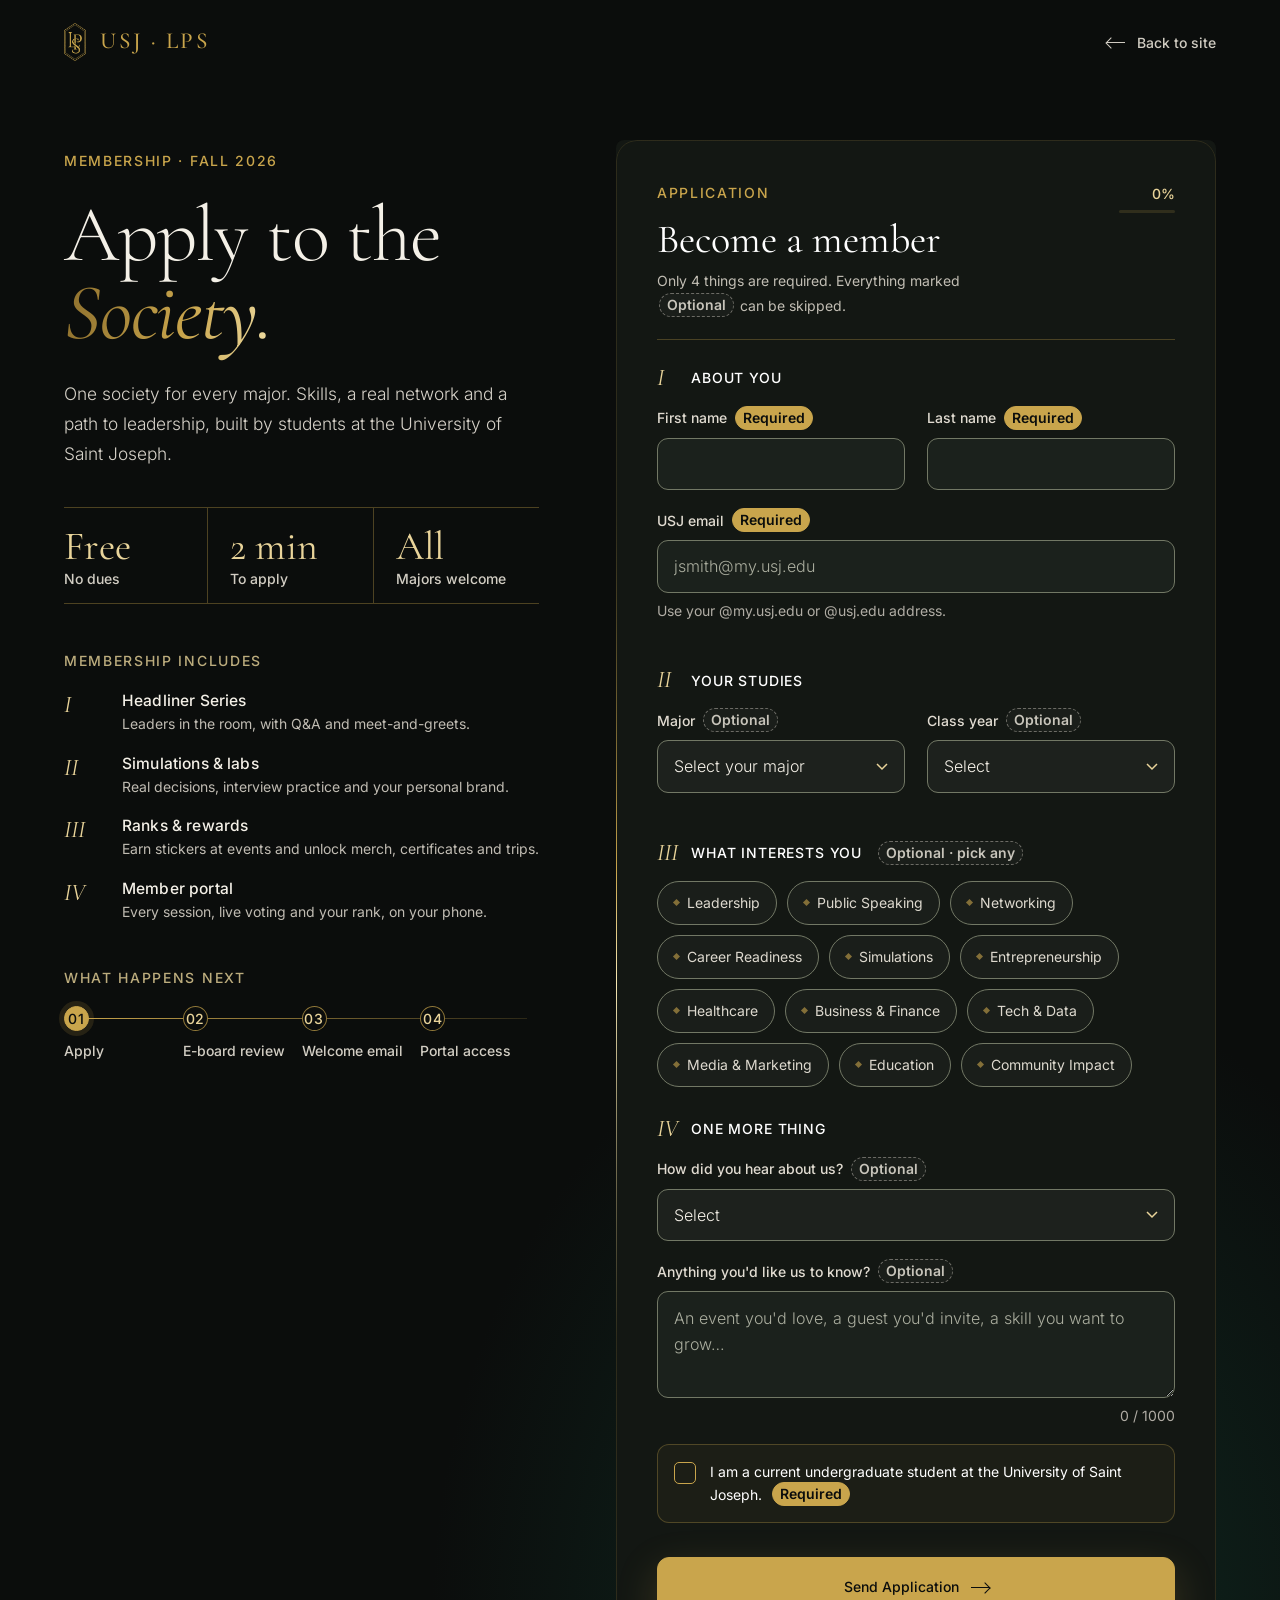
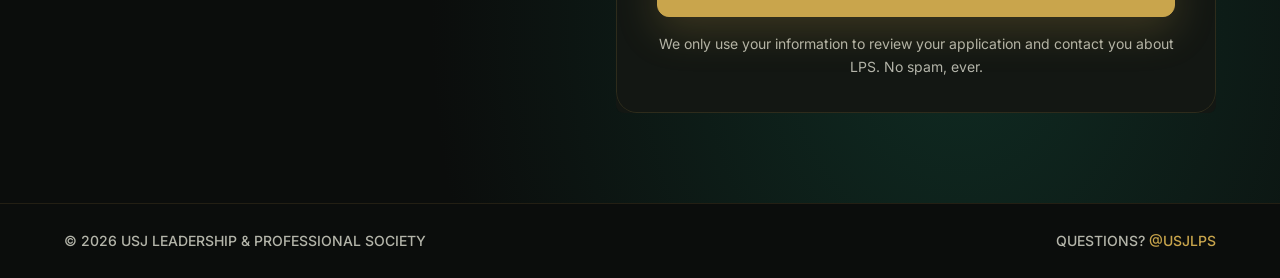
<file: join.html>
<!DOCTYPE html>

<html lang="en"><head>
<meta charset="utf-8"/><meta content="width=device-width,initial-scale=1,viewport-fit=cover" name="viewport"/>
<title>Apply · USJ Leadership &amp; Professional Society</title>
<meta content="Apply to the USJ Leadership &amp; Professional Society. Free, open to every University of Saint Joseph undergraduate, any major. Takes about two minutes." name="description"/>
<meta content="#0A0A0A" name="theme-color"/>
<link href="assets/img/icon-32.png" rel="icon" sizes="32x32" type="image/png"/>
<link href="assets/img/icon-180.png" rel="apple-touch-icon"/>
<meta content="Apply · USJ Leadership &amp; Professional Society" property="og:title"/>
<meta content="https://usjlps.org/assets/img/share.png" property="og:image"/>
<meta content="https://usjlps.org/join" property="og:url"/>
<link href="assets/join.css?v=lps7" rel="stylesheet"/>
</head>
<body>
<div class="grain"></div>
<header class="jh"><div class="wrap">
<a class="brand" href="index.html"><div class="m"></div><span><b>USJ · LPS</b><i>Leadership &amp; Professional Society</i></span></a>
<a class="back" href="index.html"><span class="arr l"></span>Back to site</a>
</div></header>
<main class="join-page">
<div class="bg"><div class="glow"></div><div class="ivy"></div></div><canvas aria-hidden="true" class="net" id="net"></canvas>
<div class="wrap jgrid">
<aside class="intro">
<div class="eyebrow">Membership · Fall 2026</div>
<h1>Apply to the<br/><em class="goldtext">Society.</em></h1>
<p class="lead">One society for every major. Skills, a real network and a path to leadership, built by students at the University of Saint Joseph.</p>
<ul class="facts"><li><b>Free</b><span>No dues</span></li><li><b>2 min</b><span>To apply</span></li><li><b>All</b><span>Majors welcome</span></li></ul>
<div class="incl">
<div class="eyebrow dim">Membership includes</div>
<ol>
<li><i>I</i><div><h5>Headliner Series</h5><p>Leaders in the room, with Q&amp;A and meet-and-greets.</p></div></li>
<li><i>II</i><div><h5>Simulations &amp; labs</h5><p>Real decisions, interview practice and your personal brand.</p></div></li>
<li><i>III</i><div><h5>Ranks &amp; rewards</h5><p>Earn stickers at events and unlock merch, certificates and trips.</p></div></li>
<li><i>IV</i><div><h5>Member portal</h5><p>Every session, live voting and your rank, on your phone.</p></div></li>
</ol>
</div>
<div class="path"><div class="eyebrow dim">What happens next</div>
<div class="steps"><div class="on"><b>01</b><span>Apply</span></div><div><b>02</b><span>E-board review</span></div><div><b>03</b><span>Welcome email</span></div><div><b>04</b><span>Portal access</span></div></div>
</div>
</aside>
<section aria-live="polite" class="card">
<div id="form-view">
<div class="ctop"><div><span class="eyebrow">Application</span><h2>Become a member</h2><p class="csub">Only 4 things are required. Everything marked <em class="opt">Optional</em> can be skipped.</p></div><div aria-hidden="true" class="prog"><span id="prog-txt">0%</span><div class="bar"><i id="prog-bar"></i></div></div></div>
<form autocomplete="on" id="join-form" novalidate="">
<fieldset><legend><i>I</i>About you</legend>
<div class="row2">
<label class="fld"><span>First name <em class="req">Required</em></span><input autocomplete="given-name" maxlength="60" name="first_name" required=""/></label>
<label class="fld"><span>Last name <em class="req">Required</em></span><input autocomplete="family-name" maxlength="60" name="last_name" required=""/></label>
</div>
<label class="fld"><span>USJ email <em class="req">Required</em></span><input autocomplete="email" inputmode="email" maxlength="120" name="email" placeholder="jsmith@my.usj.edu" required="" type="email"/><em class="hint" id="email-hint">Use your @my.usj.edu or @usj.edu address.</em></label>
</fieldset>
<fieldset><legend><i>II</i>Your studies</legend>
<div class="row2">
<label class="fld sel"><span>Major <em class="opt">Optional</em></span><select id="major" name="major"><option value="">Select your major</option></select></label>
<label class="fld sel"><span>Class year <em class="opt">Optional</em></span><select id="grad-year" name="grad_year"><option value="">Select</option></select></label>
</div>
<label class="fld" id="major-other-wrap" style="display:none"><span>Your major <em class="opt">Not on the list</em></span><input maxlength="100" name="major_other" placeholder="Type your major"/></label>
</fieldset>
<fieldset><legend><i>III</i>What interests you <em class="opt">Optional · pick any</em></legend>
<div class="chips" id="chips"></div>
</fieldset>
<fieldset><legend><i>IV</i>One more thing</legend>
<label class="fld sel"><span>How did you hear about us? <em class="opt">Optional</em></span><select name="heard_from"><option value="">Select</option><option>Instagram</option><option>A friend</option><option>Class or professor</option><option>Campus event or tabling</option><option>Office of Career Development</option><option>Flyer or poster</option><option>Other</option></select></label>
<label class="fld"><span>Anything you'd like us to know? <em class="opt">Optional</em></span><textarea maxlength="1000" name="message" placeholder="An event you'd love, a guest you'd invite, a skill you want to grow…" rows="3"></textarea><em class="hint right"><span id="msg-count">0</span> / 1000</em></label>
<label aria-hidden="true" class="hp">Website<input autocomplete="off" name="website" tabindex="-1"/></label>
<label class="check"><input name="eligible" required="" type="checkbox"/><span class="box"></span><span>I am a current undergraduate student at the University of Saint Joseph. <em class="req">Required</em></span></label>
</fieldset>
<div class="error" id="error" role="alert"></div>
<button class="btn solid submit" id="submit" type="submit"><span class="lbl">Send Application</span><span class="arr"></span><span aria-hidden="true" class="spin"></span></button>
<p class="fine">We only use your information to review your application and contact you about LPS. No spam, ever.</p>
</form>
</div>
<div hidden="" id="done-view">
<div class="seal"><div class="m"></div><svg aria-hidden="true" viewbox="0 0 120 120"><circle cx="60" cy="60" r="56"></circle></svg></div>
<span class="eyebrow">Application received</span>
<h2 id="done-title" tabindex="-1">Welcome, <em id="done-name">friend</em>.</h2>
<p class="lead">Your application is in. The Executive Board reviews every application personally. Once approved, you'll get a welcome email at <b id="done-email"></b>. Then sign in to the Member Portal with that same email — no password needed.</p>
<div class="steps done"><div class="on"><b>✓</b><span>Applied</span></div><div><b>02</b><span>E-board review</span></div><div><b>03</b><span>Welcome email</span></div><div><b>04</b><span>Portal access</span></div></div>
<div class="dctas"><a class="btn solid" href="https://members.usjlps.org">Go to the Member Portal <span class="arr"></span></a><a class="btn ghost" href="https://instagram.com/usjlps" rel="noopener" target="_blank">Follow @usjlps</a></div>
<p class="dnote">The portal opens for you as soon as the E-Board approves your application. Add it to your phone’s home screen from <b>Get the App</b>.  ·  <a href="index.html">Back to the site</a></p>
</div>
</section>
</div>
</main>
<footer class="jf"><div class="wrap"><span>© 2026 USJ Leadership &amp; Professional Society</span><span>Questions? <a href="https://instagram.com/usjlps" rel="noopener" target="_blank">@usjlps</a></span></div></footer>
<script defer="" src="assets/join.js?v=2"></script>
</body></html>
</file>
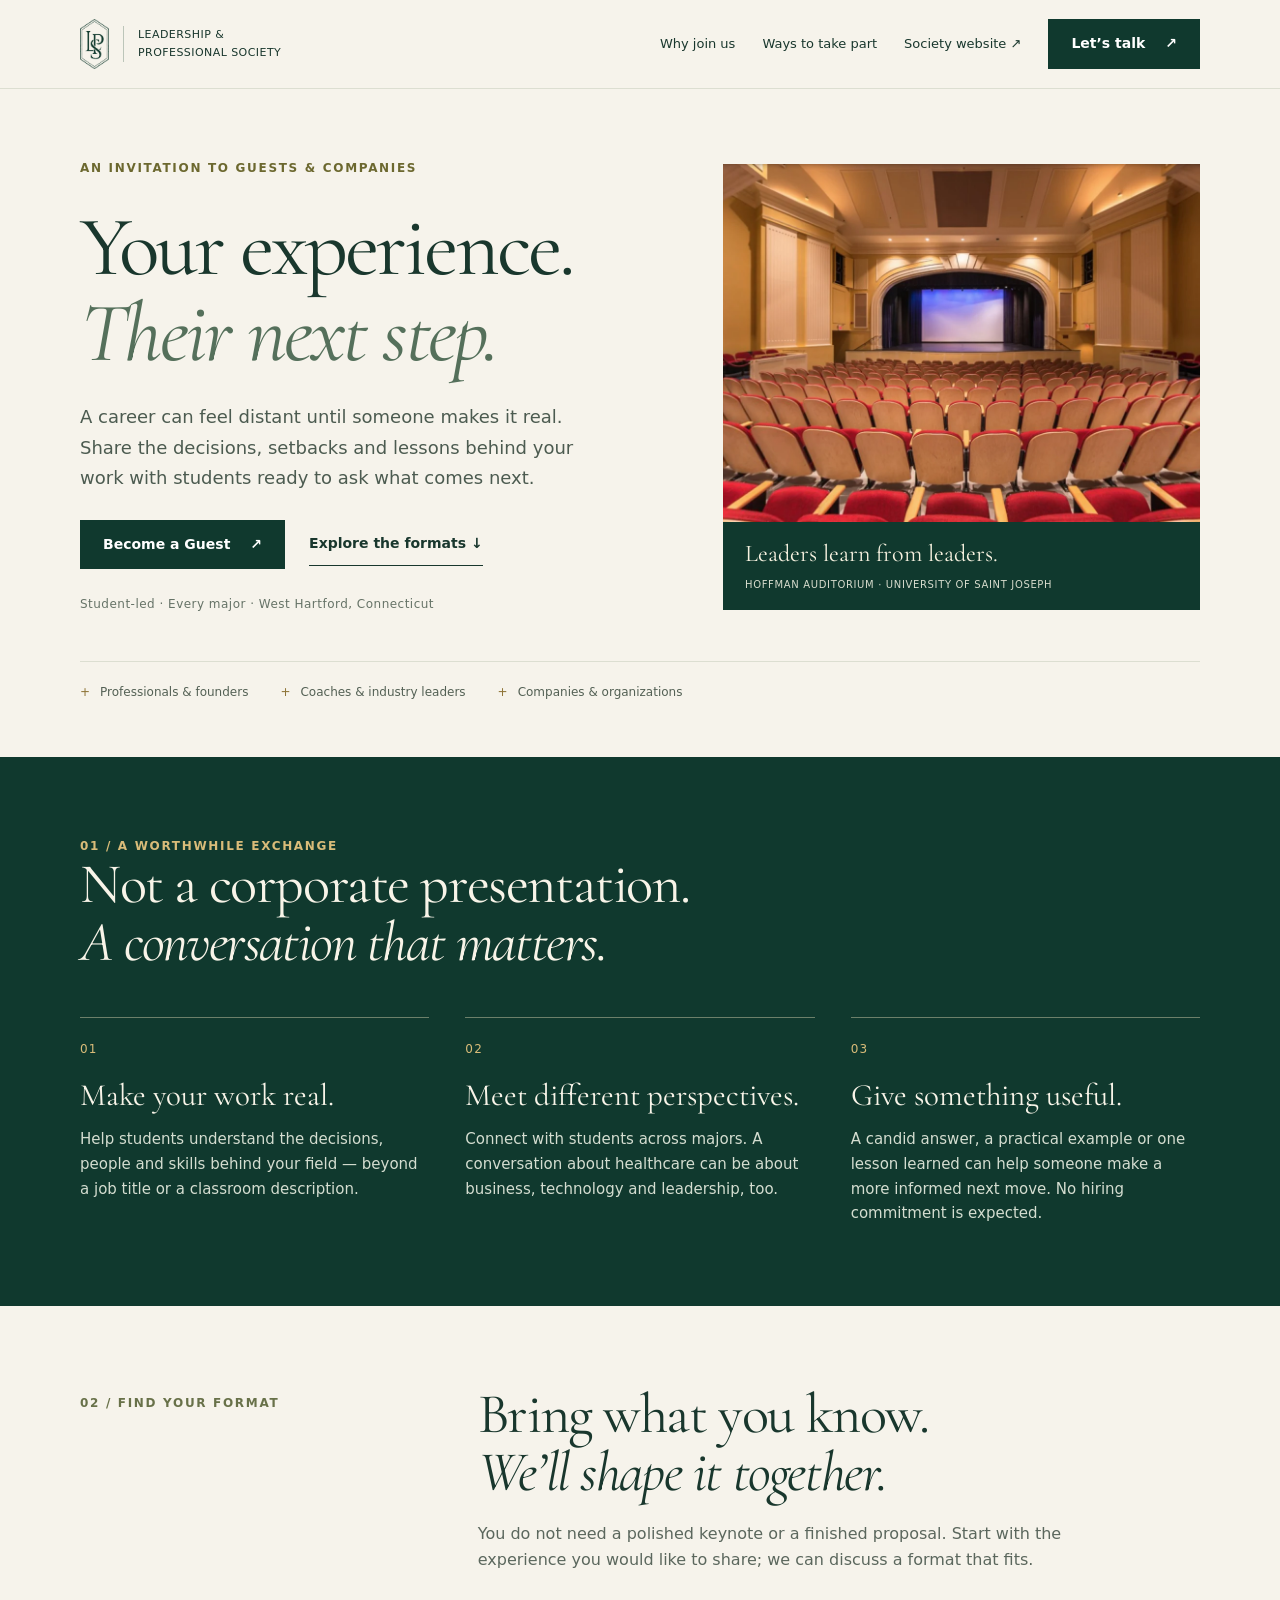
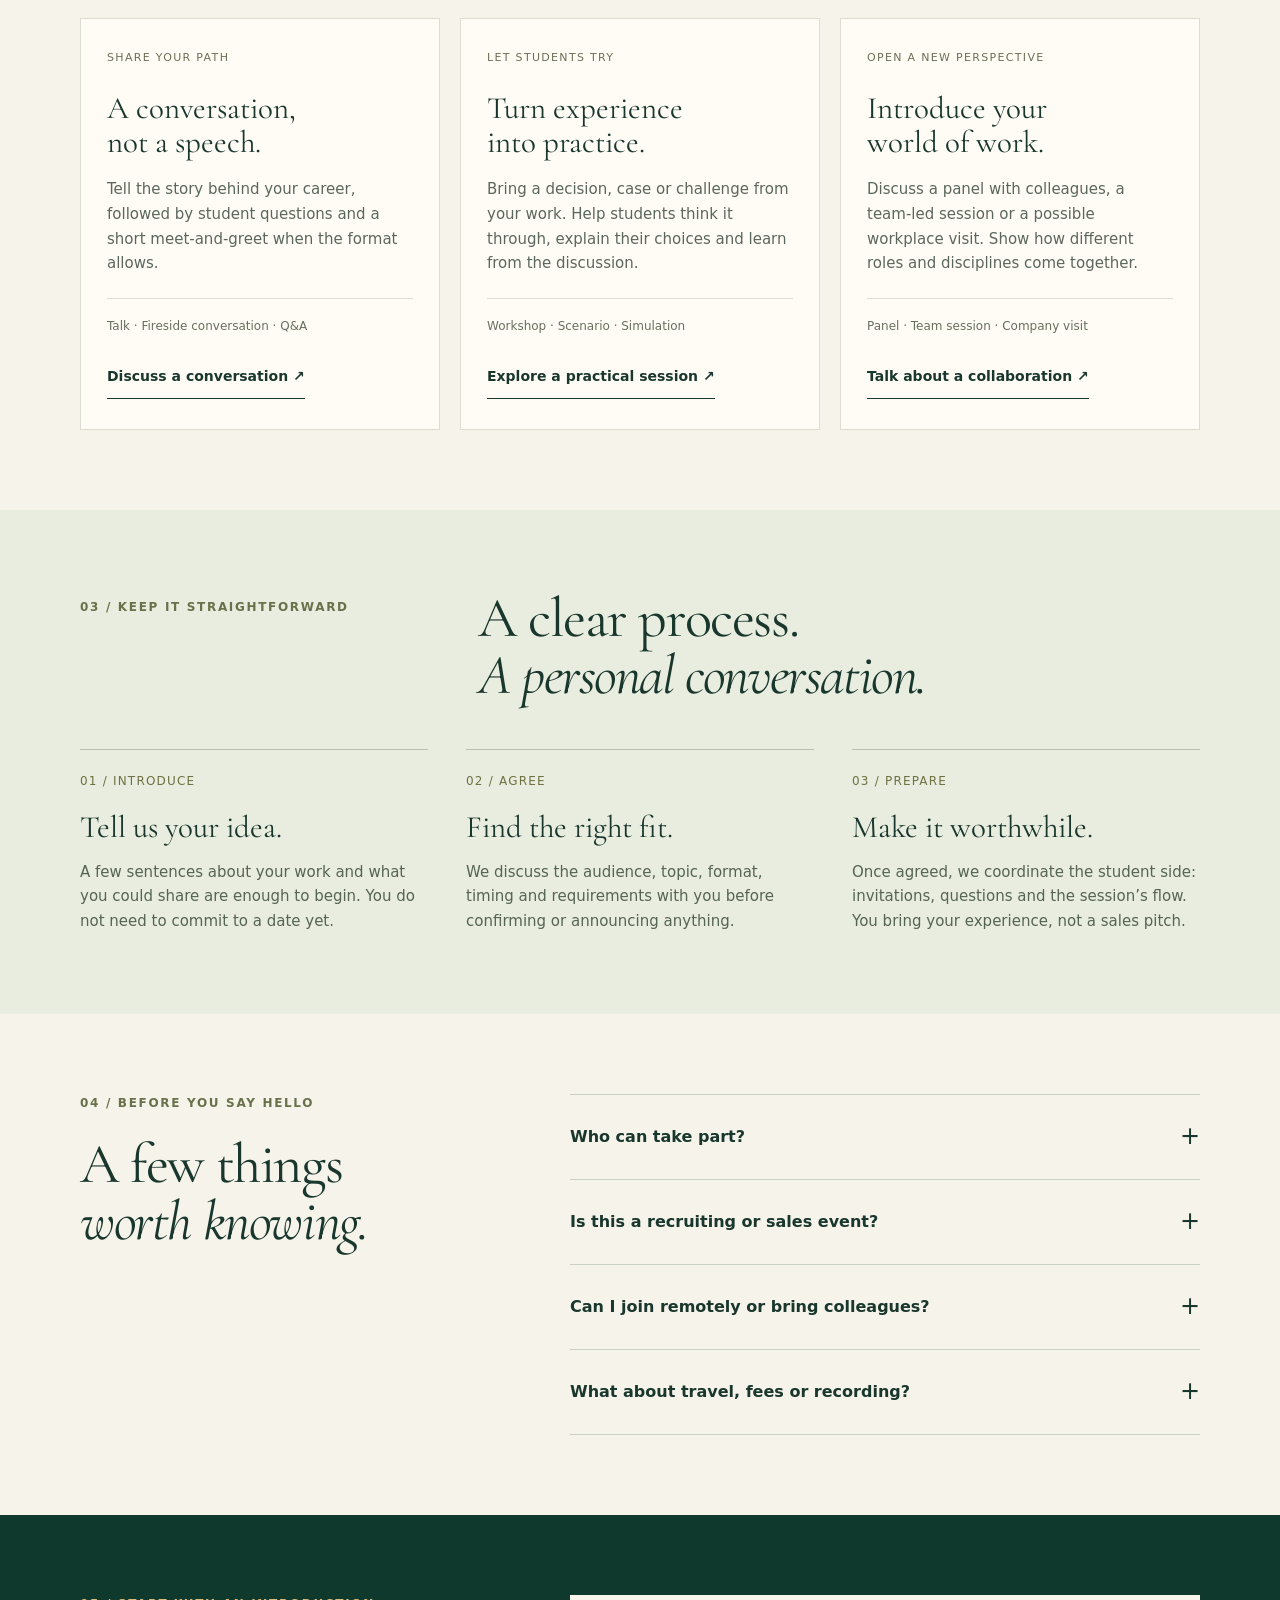
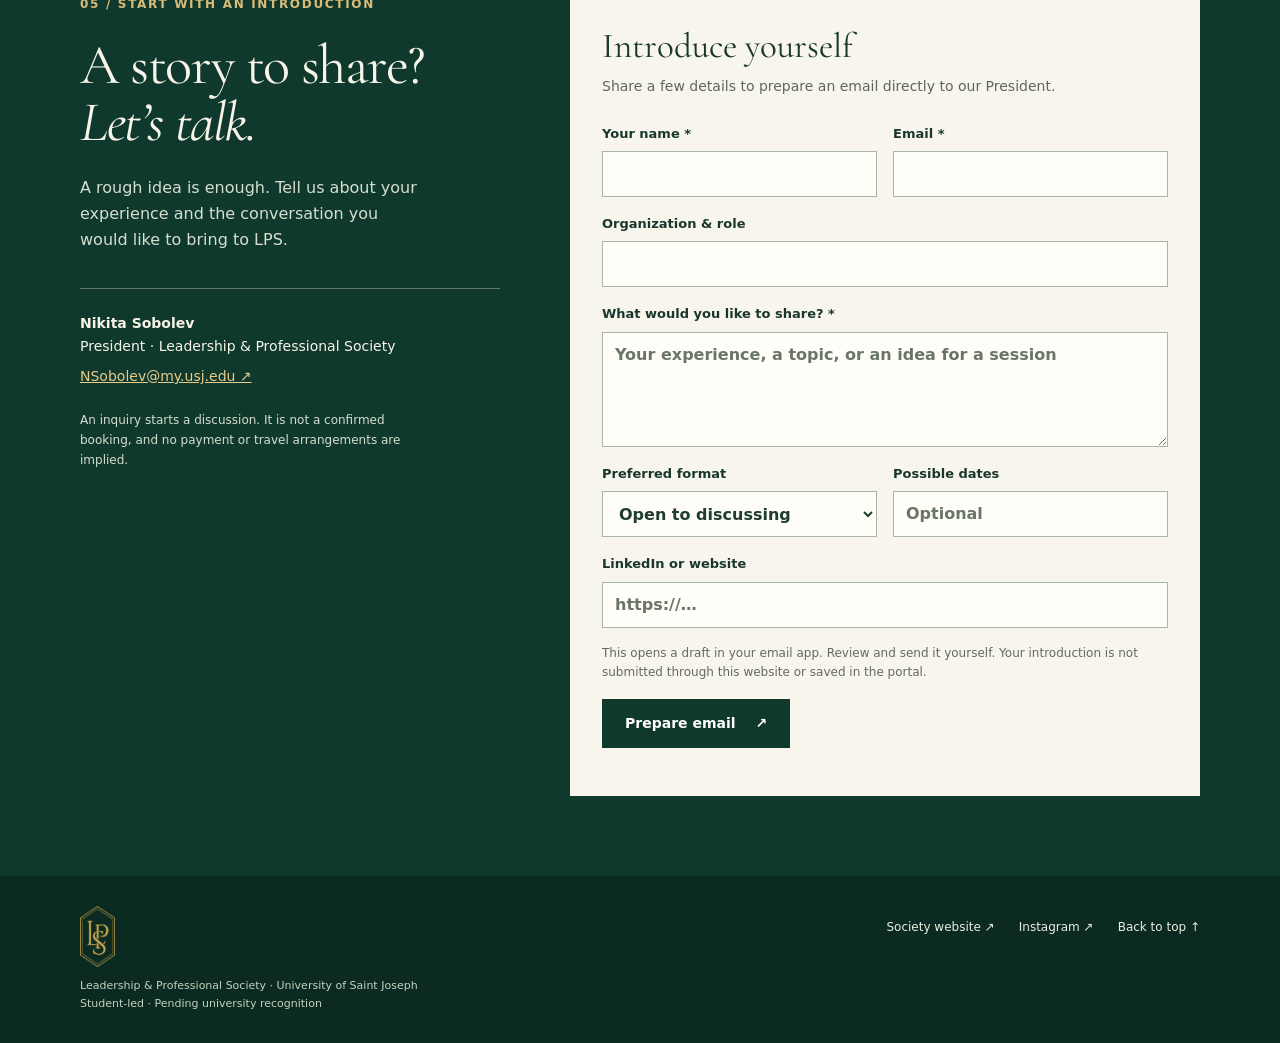
<file: speakers.html>
<!doctype html><html lang="en"><head><meta charset="utf-8"><meta name="viewport" content="width=device-width,initial-scale=1"><meta http-equiv="refresh" content="0;url=guests.html"><title>Page moved · LPS</title></head><body><p>This page has moved. <a href="guests.html">Continue to the new page</a>.</p></body></html>
</file>
<file: style.css>
@font-face{font-family:Corm;src:url('assets/fonts/corm-400-normal.woff2')}@font-face{font-family:Corm;src:url('assets/fonts/corm-400-italic.woff2');font-style:italic}@font-face{font-family:Inter;src:url('assets/fonts/inter-400-normal.woff2')}@font-face{font-family:Inter;src:url('assets/fonts/inter-600-normal.woff2');font-weight:600}
:root{--black:#0b0c0b;--panel:#141510;--white:#f0eddf;--gold:#d7b66e;--muted:#b7b6aa}*{box-sizing:border-box}html{scroll-behavior:smooth}body{margin:0;background:var(--black);color:var(--white);font:15px/1.65 Inter,Arial,sans-serif}a{color:inherit;text-decoration:none}img{display:block;max-width:100%}button{font:inherit}h1,h2,h3,p{margin:0}h1,h2,h3{font-weight:400;letter-spacing:-.035em;line-height:.93}i,em{font-family:Corm,Georgia,serif;font-weight:400}.skip{position:fixed;top:-80px;left:10px;z-index:99;background:white;color:black;padding:10px}.skip:focus{top:10px}:focus-visible{outline:3px solid var(--gold);outline-offset:4px}[id]{scroll-margin-top:78px}.nav{height:78px;padding:0 5%;display:flex;align-items:center;gap:35px;background:rgba(11,12,11,.95);border-bottom:1px solid #ffffff20;position:sticky;top:0;z-index:20}.brand{display:flex;align-items:center;gap:11px;min-width:230px;font-size:17px;line-height:1.2;letter-spacing:.13em;font-weight:600}.brand img{width:32px;height:45px;object-fit:contain}.brand small{font-size:7px;letter-spacing:.08em;font-weight:400}.nav nav{display:flex;gap:29px;justify-content:center;flex:1}.nav nav a{font-size:11px;color:#d8d5c8}.nav nav a:hover{color:var(--gold)}.nav-apply{border:1px solid #a88a4e;color:#e8d3a2;padding:11px 18px;font-size:10px;letter-spacing:.12em}.nav-apply span{margin-left:24px}.menu{display:none}.mobile-menu{display:none}
.hero{height:clamp(660px,calc(100svh - 78px),940px);min-height:660px;position:relative;overflow:hidden;background:#0c0d0b}.hero-photo{position:absolute;inset:0;background-size:cover;background-position:center}.hero-campus{background-image:url('assets/campus-ribbon.webp');background-position:50% 60%;filter:saturate(.7);animation:campus 17s ease-in-out infinite}.hero-people{background-image:url('assets/campus-ribbon.webp');background-position:50% 53%;filter:grayscale(.45) sepia(.2);animation:people 17s ease-in-out infinite}.hero-shade{position:absolute;inset:0;background:linear-gradient(90deg,rgba(9,10,9,.88) 0%,rgba(9,10,9,.73) 41%,rgba(9,10,9,.18) 100%),linear-gradient(0deg,rgba(9,10,9,.7),transparent 48%,rgba(9,10,9,.13))}.hero-copy{position:absolute;left:7%;top:50%;transform:translateY(-50%);z-index:2;width:min(1050px,90%)}.eyebrow,.section-top,.hero-edge,.caption,.card-index,.card-foot,.chapter-side,.under-link,.button,.connect-links,.footer-col b,.footer-bottom,.brandline{font-size:10px;letter-spacing:.14em;font-weight:600}.eyebrow{color:#e6decb;display:flex;align-items:center;gap:13px}.gold{color:var(--gold)}.dash{width:34px;height:1px;background:var(--gold)}.hero h1{font-size:clamp(65px,8.25vw,132px);font-family:Inter,Arial,sans-serif;font-weight:600;line-height:.91;letter-spacing:-.065em;margin:34px 0 38px}.hero h1 span{display:block}.hero h1 i{font-size:1.1em;font-weight:400;letter-spacing:-.06em}.hero h1 .dot{display:inline;color:var(--gold)}.hero-bottom{display:flex;align-items:center;gap:28px}.hero-bottom p{max-width:275px;font-size:14px;line-height:1.7;color:#eee9db}.circle-link{height:55px;width:55px;border:1px solid #e9dfc396;border-radius:50%;display:grid;place-items:center;font-size:20px;transition:background .3s}.circle-link:hover{background:#ffffff25}.hero-link{font-size:10px;letter-spacing:.14em;font-weight:600}.hero-link span{margin-left:10px;color:var(--gold)}.hero-edge{position:absolute;left:7%;right:5%;bottom:28px;display:flex;justify-content:space-between;z-index:2;color:#d1c4a7;font-size:9px}.caption{position:absolute;right:5%;bottom:70px;color:#ede7d9;font-size:8px;letter-spacing:.07em;z-index:2}.hero-progress{height:1px;background:#ffffff2f;position:absolute;bottom:0;left:0;right:0}.hero-progress span{display:block;width:35%;height:100%;background:var(--gold);animation:progress 17s ease-in-out infinite}@keyframes people{0%,6%{opacity:1;transform:scale(1)}35%,48%{opacity:1;transform:scale(1.08)}55%,84%{opacity:0;transform:scale(1.1)}96%,100%{opacity:1;transform:scale(1)}}@keyframes campus{0%,42%{transform:scale(1.07)}85%,100%{transform:scale(1)}}@keyframes progress{0%{width:0}100%{width:100%}}.brandline{min-height:76px;display:flex;justify-content:center;align-items:center;gap:4vw;color:#d6c4a0;white-space:nowrap;overflow:hidden;border-bottom:1px solid #ffffff22}.brandline b{color:var(--gold);font-size:17px;font-weight:400}
.section{padding:100px 7%}.section-top{display:flex;justify-content:space-between;gap:20px;padding-top:16px;border-top:1px solid #ffffff36;color:#b7ac91;font-size:9px}.story{position:relative;overflow:hidden;background:#11120f}.story-grid{display:grid;grid-template-columns:1fr .75fr;gap:10%;padding:100px 0 150px;position:relative;z-index:2}h2{font-family:Inter,Arial,sans-serif;font-size:clamp(58px,6vw,96px);font-weight:600;letter-spacing:-.06em}h2 i{font-size:1.13em;color:var(--gold);letter-spacing:-.05em}.story h2{margin:28px 0 43px}.under-link{border-bottom:1px solid #aa955f;padding-bottom:12px;display:inline-block;color:#e3d8bb}.under-link span{margin-left:25px;color:var(--gold)}.story-right{padding-top:25px}.statement{font:400 clamp(28px,3vw,43px)/1.25 Corm,Georgia,serif;color:#f3ecdc;margin-bottom:24px}.statement em{color:var(--gold)}.story-right>p:not(.statement),.progress-grid>div>p,.connect-grid>div>p,.portal-inner>p{color:#c0bdb0;line-height:1.85;max-width:470px}.story-facts{display:grid;grid-template-columns:repeat(3,1fr);gap:15px;border-top:1px solid #ffffff35;margin-top:52px;padding-top:22px}.story-facts b{display:block;font:400 25px Corm;color:var(--gold);margin-bottom:14px}.story-facts span{font-size:9px;letter-spacing:.08em;color:#d6d0bf}.big-word{position:absolute;bottom:-60px;left:-10px;font:bold clamp(130px,24vw,360px)/1 Inter;color:#fff;opacity:.025;letter-spacing:-.09em;pointer-events:none}
.chapter{height:740px;min-height:70svh;position:relative;overflow:hidden;background:#171711}.chapter-bg{position:absolute;inset:-5%;background:url('assets/campus-ribbon.webp') center 50%/cover no-repeat;filter:grayscale(.45) sepia(.3);transform:scale(var(--photo-scale,1.04));clip-path:inset(var(--chapter-inset,8%));will-change:transform,clip-path}.chapter-overlay{position:absolute;inset:0;background:linear-gradient(90deg,rgba(8,9,8,.90),rgba(8,9,8,.38) 70%),linear-gradient(0deg,#0b0c0b88,transparent 65%)}.chapter-content{position:absolute;left:7%;top:50%;transform:translateY(-50%);max-width:650px}.chapter h2{margin:28px 0}.chapter p{max-width:360px;color:#e1dcd0;margin-bottom:35px}.button{display:inline-flex;align-items:center;justify-content:space-between;gap:35px;min-height:54px;padding:16px 20px}.button span{font-size:16px}.outline{border:1px solid #e4d9bd;color:#fff}.outline:hover{background:#fff;color:#151511}.chapter-side{position:absolute;right:5%;top:44%;writing-mode:vertical-rl;color:#f3e7c9}.chapter-side span{color:var(--gold);margin:15px 0}.programs{background:#171712}.program-head{display:flex;align-items:end;justify-content:space-between;gap:50px;margin:95px 0 60px}.program-head>p{max-width:300px;color:#bfbbae;line-height:1.8}.cards{display:grid;grid-template-columns:repeat(3,1fr);gap:12px}.card{min-height:390px;border:1px solid #ffffff28;padding:28px;display:flex;flex-direction:column;position:relative;background:linear-gradient(145deg,#25251e,#151611)}.card:nth-child(2){background:linear-gradient(145deg,#383123,#1a1a14)}.card:nth-child(3){background:linear-gradient(145deg,#1a231e,#141612)}.card-index{display:flex;justify-content:space-between;color:#d5bd85}.card-index span{font-size:9px;color:#c3b9a0}.card h3{font:600 clamp(27px,2.6vw,42px)/.98 Inter;margin-top:75px}.card h3 i{font-size:1.23em;color:#e2c787}.card p{font-size:13px;line-height:1.75;color:#c2beb0;max-width:290px;margin-top:20px}.card-foot{display:flex;justify-content:space-between;margin-top:auto;padding-top:25px;color:#a69a7b;font-size:9px}.card-foot span{color:var(--gold);font-size:17px}.more{border-top:1px solid #ffffff36;border-bottom:1px solid #ffffff36;margin-top:50px}.more summary{cursor:pointer;display:flex;justify-content:space-between;padding:23px 0;font-size:10px;letter-spacing:.12em;list-style:none}.more-items{display:grid;grid-template-columns:repeat(5,1fr);gap:20px;padding:0 0 30px;color:#bfbbae;font-size:12px}.more-items b{color:#f1ead9}.progress{background:#e5decf;color:#161813}.progress .section-top{border-color:#7f806e;color:#615e4e}.progress-grid{display:grid;grid-template-columns:1fr .8fr;gap:15%;padding-top:100px}.progress h2{margin:30px 0}.progress h2 i{color:#8c6d39}.progress-grid>div>p{color:#55584e;margin-bottom:30px}.progress .gold{color:#826734}.progress .under-link{color:#252a21;border-color:#9d8457}.path{position:relative}.path-line{position:absolute;left:20px;top:15px;bottom:40px;width:1px;background:#9f987e}.path-item{position:relative;display:flex;gap:28px;padding:0 0 32px}.path-item>span{width:40px;height:40px;display:grid;place-items:center;flex:0 0 auto;border:1px solid #9f987e;border-radius:50%;background:#e5decf;font-size:9px}.path-item b{font-size:14px;letter-spacing:.08em}.path-item p{font-size:13px;color:#64675d;margin-top:5px}
.portal{display:grid;grid-template-columns:1fr 1fr;background:#11130f;min-height:750px}.portal-copy{padding:95px 8% 80px 14%}.portal-inner{padding-top:120px}.portal h2{margin:30px 0}.portal-inner p{margin-bottom:30px}.gold-button{background:var(--gold);color:#14130e}.gold-button:hover{background:#ead3a2}.portal-inner small{display:block;color:#b4ae9f;font-size:10px;margin-top:16px;max-width:330px}.portal-art{position:relative;background:radial-gradient(circle at center,#54482d,#191b16 63%,#11130f);overflow:hidden}.portal-orbit{position:absolute;width:78%;aspect-ratio:1;left:11%;top:12%;border:1px solid #e1c68b55;border-radius:50%}.screen{position:absolute;width:29%;height:60%;max-width:220px;top:19%;border:6px solid #0b0c0b;border-radius:24px;overflow:hidden;box-shadow:0 20px 45px #0008}.screen img{width:100%;height:100%;object-fit:cover;object-position:top}.screen-one{left:28%;transform:rotate(-6deg)}.screen-two{left:51%;top:13%;transform:rotate(8deg)}.portal-art>span{position:absolute;bottom:8%;right:7%;font-size:9px;letter-spacing:.12em;color:#cfbd92}.connect{background:#11120f}.connect-grid{display:grid;grid-template-columns:1fr .8fr;gap:10%;padding-top:95px}.connect h2{margin:28px 0}.connect-links{margin-top:40px;border-top:1px solid #ffffff33}.connect-links a{display:flex;justify-content:space-between;border-bottom:1px solid #ffffff33;padding:18px 0;color:#e8e1ce}.connect-links span{color:var(--gold);font-size:14px}.connect-image{height:530px;position:relative;overflow:hidden}.connect-image img{width:100%;height:100%;object-fit:cover;filter:grayscale(.55) sepia(.2)}.connect-image:after{content:"";position:absolute;inset:0;background:linear-gradient(0deg,#0a0b0ab0,transparent 35%)}.connect-image>span{position:absolute;left:20px;bottom:18px;z-index:1;font-size:8px;letter-spacing:.1em}.end-cta{text-align:center;padding:130px 20px 150px;position:relative;overflow:hidden;background:#1c1b15}.end-light{position:absolute;inset:0;background:radial-gradient(ellipse at 50% 100%,#9f81394a,transparent 65%);pointer-events:none}.end-cta>*:not(.end-light){position:relative}.end-cta .eyebrow{justify-content:center;color:#d7bc81}.end-cta h2{font-size:clamp(75px,10vw,150px);margin:35px 0 20px}.end-cta p{color:#d5cfc0;margin-bottom:30px}footer{padding:65px 7% 25px;display:grid;grid-template-columns:1fr 180px 180px;gap:45px;background:#090a09}.footer-brand{display:flex;gap:14px}.footer-brand img{width:35px;height:47px;object-fit:contain}.footer-brand b{font-size:11px;line-height:1.4;letter-spacing:.08em}.footer-brand p{font-size:12px;color:#b5b0a3;margin-top:16px}.footer-col b,.footer-col a{display:block}.footer-col b{color:var(--gold);margin-bottom:18px}.footer-col a{font-size:12px;color:#c4c1b5;padding:5px 0}.footer-bottom{grid-column:1/-1;border-top:1px solid #ffffff2b;padding-top:23px;margin-top:25px;display:flex;justify-content:space-between;color:#aaa596;font-size:9px}
.reveal{opacity:1;transform:none}.motion-ready .reveal{opacity:0;transform:translateY(32px);transition:opacity .8s ease,transform .9s ease}.motion-ready .reveal.visible{opacity:1;transform:none}.motion-ready .chapter-content{transform:translateY(calc(-50% + 32px))}.motion-ready .chapter-content.visible{transform:translateY(-50%)}
@media(max-width:1050px){.nav nav{display:none}.nav-apply{margin-left:auto}.menu{display:block;border:0;background:none;color:white;min-width:44px;min-height:44px;cursor:pointer}.menu span,.menu:before,.menu:after{content:"";display:block;width:22px;height:1px;margin:5px auto;background:currentColor}.mobile-menu:not([hidden]){display:flex;flex-direction:column;position:sticky;top:78px;z-index:19;background:#11120f;padding:10px 5%;border-bottom:1px solid #ffffff2b}.mobile-menu a{padding:10px;font-size:13px}}
@media(max-width:650px){.nav{height:70px;padding:0 20px;gap:8px}.brand{min-width:0;flex:1}.brand img{width:27px}.brand small{font-size:6px}.nav-apply{padding:10px 12px}.nav-apply span{margin-left:8px}.mobile-menu:not([hidden]){top:70px}[id]{scroll-margin-top:70px}.hero{height:calc(100svh - 70px);min-height:600px}.hero-photo{background-position:60% center}.hero-shade{background:linear-gradient(90deg,#090a09dc,#090a0980),linear-gradient(0deg,#090a09bd,transparent 60%)}.hero-copy{left:6%;width:90%}.hero h1{font-size:clamp(48px,11vw,72px);margin:30px 0}.hero-bottom{flex-wrap:wrap;gap:18px}.hero-bottom p{width:100%;max-width:290px}.hero-edge{left:6%;font-size:8px}.caption{font-size:7px;bottom:65px}.brandline{justify-content:flex-start;padding:0 24px;gap:22px;min-height:60px}.section{padding:72px 24px}.section-top{font-size:8px}.section-top span:last-child{text-align:right}.story-grid,.progress-grid,.connect-grid{grid-template-columns:1fr;gap:45px;padding-top:65px}.story-grid{padding-bottom:100px}.story h2{margin:25px 0 30px}h2{font-size:56px}.story-right{padding-top:0}.statement{font-size:30px}.story-facts{gap:10px}.big-word{bottom:-15px}.chapter{height:630px;min-height:0}.chapter-content{left:24px;right:24px}.chapter-content h2{font-size:62px}.chapter-side{right:15px;font-size:8px}.program-head{display:block;margin:60px 0 35px}.program-head>p{margin-top:24px}.cards{grid-template-columns:1fr}.card{min-height:310px}.card h3{margin-top:55px;font-size:36px}.more-items{grid-template-columns:1fr 1fr;gap:18px}.progress-grid{gap:45px}.portal{grid-template-columns:1fr}.portal-copy{padding:72px 24px}.portal-inner{padding-top:70px}.portal-art{height:530px}.screen{height:67%;width:34%;top:18%}.screen-one{left:20%}.screen-two{left:48%;top:12%}.connect-grid{gap:40px}.connect-image{height:420px}.end-cta{padding:110px 20px}.end-cta h2{font-size:85px}footer{grid-template-columns:1fr 1fr;padding:65px 24px 25px}.footer-brand{grid-column:1/-1}.footer-bottom{flex-wrap:wrap;gap:12px}.footer-bottom span:nth-child(2){display:none}}
@media(prefers-reduced-motion:reduce){html{scroll-behavior:auto}*,*:before,*:after{animation:none!important;transition:none!important}.hero-people{opacity:.85}.motion-ready .reveal{opacity:1;transform:none}.motion-ready .chapter-content{transform:translateY(-50%)}}

.hero-caption .cap-student{animation:caption-student 17s infinite}.hero-caption .cap-campus{position:absolute;right:0;bottom:0;white-space:nowrap;animation:caption-campus 17s infinite}@keyframes caption-student{0%,45%{opacity:1}55%,88%{opacity:0}96%,100%{opacity:1}}@keyframes caption-campus{0%,45%{opacity:0}55%,88%{opacity:1}96%,100%{opacity:0}}@media(max-width:650px){.program-head h2{font-size:clamp(34px,10.6vw,44px)}}@media(prefers-reduced-motion:reduce){.hero-caption .cap-campus{display:none}}
</file>
<file: opening-v2.css>
/* Focused experiment: a scroll-led opening, with an ordinary reduced-motion fallback. */
.hero-primary{display:inline-flex;align-items:center;justify-content:space-between;gap:28px;min-height:52px;background:#d8b46a;color:#17150f;padding:15px 18px;font-size:10px;letter-spacing:.12em;font-weight:600;transition:background .2s}.hero-primary:hover{background:#f1d899}.hero-primary span{font-size:15px}.hero-bottom{gap:24px}.hero-bottom p{max-width:270px}.hero-link{min-height:44px;display:flex;align-items:center}.journey-message{display:none}
html.intro-on .opening-journey{height:180svh;position:relative}html.intro-on .opening-journey .hero{position:sticky;top:78px;height:calc(100svh - 78px);min-height:0;max-height:none}html.intro-on .hero-photo,html.intro-on .hero-caption span,html.intro-on .hero-progress span{animation:none}html.intro-on .hero-people{opacity:var(--people-opacity,1);transform:scale(var(--people-scale,1));will-change:transform,opacity}html.intro-on .hero-campus{transform:scale(var(--campus-scale,1.08));will-change:transform}html.intro-on .hero-copy{opacity:var(--copy-opacity,1);transform:translateY(calc(-50% + var(--copy-lift,0px)));will-change:opacity,transform}html.intro-on .hero-caption .cap-student{opacity:var(--people-opacity,1)}html.intro-on .hero-caption .cap-campus{opacity:var(--campus-opacity,0)}html.intro-on .hero-progress span{width:var(--journey-progress,0%)}
html.intro-on .journey-message{display:block;position:absolute;z-index:3;left:7%;right:7%;top:50%;opacity:var(--message-opacity,0);transform:translateY(calc(-50% + var(--message-lift,35px)));pointer-events:none;will-change:opacity,transform}.journey-kicker{display:flex;gap:14px;align-items:center;color:#e3ce9d;font:600 10px Inter;letter-spacing:.18em}.journey-kicker span{height:1px;width:35px;background:#d7b66e}.journey-title{font:600 clamp(64px,7.7vw,120px)/.95 Inter,Arial,sans-serif;letter-spacing:-.065em;color:#f0eddf;margin-top:38px}.journey-title i{font:400 1.1em Corm,Georgia,serif;letter-spacing:-.06em;color:#e3c487}.journey-bottom{display:flex;justify-content:space-between;gap:30px;align-items:center;margin-top:44px;font:600 10px Inter;letter-spacing:.15em;color:#d9d1be}.journey-next{color:#e6cb8f}.hero-shade{background:linear-gradient(90deg,rgba(9,10,9,.91) 0%,rgba(9,10,9,.75) 45%,rgba(9,10,9,.27) 100%),linear-gradient(0deg,rgba(9,10,9,.72),transparent 48%,rgba(9,10,9,.13))}
@media(max-width:650px){.hero-bottom{gap:15px}.hero-bottom p{max-width:300px}.hero-primary{padding:14px 16px;gap:13px;font-size:9px}.hero-link{font-size:9px}html.intro-on .opening-journey{height:170svh}html.intro-on .opening-journey .hero{top:70px;height:calc(100svh - 70px)}html.intro-on .journey-message{left:6%;right:6%}.journey-title{font-size:clamp(40px,10vw,56px);margin-top:28px}.journey-bottom{align-items:flex-start;flex-direction:column;gap:16px;font-size:9px;margin-top:30px}.hero-shade{background:linear-gradient(90deg,#090a09ec,#090a0990),linear-gradient(0deg,#090a09c9,transparent 60%)}}
@media(prefers-reduced-motion:reduce){.hero-primary{transition:none}.journey-message{display:none!important}}
</file>
<file: details-v5.css>
/* Editorial additions: all information comes from the existing LPS website. */
.v5-stats{background:#e5decf;color:#161813;padding:95px 7% 48px;display:grid;grid-template-columns:1fr 1.5fr;gap:30px 8%;align-items:end}.v5-stats .gold{color:#826734}.v5-stats h2{font-size:clamp(46px,5vw,75px);margin:25px 0}.v5-stats h2 i{color:#8c6d39}.v5-stats-intro p{color:#55584e;max-width:340px}.v5-stats-list{display:grid;grid-template-columns:repeat(3,1fr);border-top:1px solid #9b9788}.v5-stats-list>div{padding:28px 15px 20px 0}.v5-stats-list strong{display:block;font:400 clamp(54px,6vw,88px)/1 Corm,Georgia,serif;color:#846630}.v5-stats-list span{display:block;font-size:9px;line-height:1.7;letter-spacing:.12em;margin-top:14px}.v5-source-note{font-size:10px!important;line-height:1.6;color:#858276;grid-column:1/-1}.v5-ranks{background:#e5decf;color:#161813;padding-top:0}.v5-ranks .section-top{border-color:#9b9788;color:#615e4e}.v5-ranks .gold{color:#826734}.v5-ranks h2 i{color:#8c6d39}.v5-ranks-head,.v5-features-head{display:flex;justify-content:space-between;align-items:end;gap:35px;padding:85px 0 55px}.v5-ranks-head h2,.v5-features-head h2{margin-top:26px}.v5-ranks-head>p,.v5-features-head>p{max-width:310px;color:#606254;line-height:1.8}.v5-rank-grid{display:grid;grid-template-columns:repeat(4,1fr);border-top:1px solid #aaa18e;border-bottom:1px solid #aaa18e}.v5-rank-grid article{padding:28px 20px 30px 0;min-height:195px}.v5-rank-grid article+article{padding-left:20px;border-left:1px solid #b9b1a1}.v5-rank-grid article>span,.v5-feature-grid article>span{font-size:9px;letter-spacing:.12em;color:#826734}.v5-rank-grid h3{font:400 39px/1 Corm,Georgia,serif;margin:25px 0 12px}.v5-rank-grid p{font-size:12px;color:#5d6054;line-height:1.7;max-width:220px}.v5-rank-bottom{display:flex;align-items:center;justify-content:space-between;gap:20px;margin-top:28px}.v5-rank-bottom p{font-size:11px;color:#67695e;max-width:480px}.v5-rank-bottom .under-link{color:#252a21;white-space:nowrap}.v5-features{background:#181914}.v5-features-head>p{color:#bfbbae}.v5-feature-grid{display:grid;grid-template-columns:repeat(4,1fr);gap:12px}.v5-feature-grid article{min-height:305px;border:1px solid #ffffff2a;padding:25px;display:flex;flex-direction:column;background:linear-gradient(145deg,#25251e,#161713)}.v5-feature-grid article>span{color:#d7b66e}.v5-feature-grid h3{font:600 clamp(24px,2.4vw,37px)/1.05 Inter,Arial,sans-serif;margin:55px 0 20px;letter-spacing:-.05em}.v5-feature-grid h3 i{color:#dcc084;font-size:1.22em}.v5-feature-grid p{font-size:12px;color:#c2beb0;line-height:1.75;max-width:235px}.v5-feature-bottom{display:flex;justify-content:space-between;gap:20px;align-items:center;margin-top:40px}.v5-feature-bottom>span{font-size:9px;letter-spacing:.12em;color:#a9a18d}.v5-features .v5-source-note{margin-top:25px}.v5-community{background:#202019}.v5-community-grid{display:grid;grid-template-columns:1fr 1fr;gap:12%;padding-top:95px}.v5-events h2{margin:30px 0}.v5-events p{color:#c4bfb1;max-width:360px;line-height:1.8;margin-bottom:30px}.v5-events small{display:block;color:#a9a596;font-size:10px;max-width:280px;margin-top:16px}.v5-board{border:1px solid #ffffff2b;padding:36px 40px}.v5-board h3{font:600 clamp(30px,3vw,43px)/1.05 Inter,Arial,sans-serif;margin:28px 0 32px;letter-spacing:-.05em}.v5-board h3 i{color:var(--gold);font-size:1.15em}.v5-board-list>div{display:flex;justify-content:space-between;gap:20px;border-top:1px solid #ffffff24;padding:11px 0;align-items:baseline}.v5-board-list span,.v5-board-advisor{font-size:9px;letter-spacing:.1em;color:#c2b28d}.v5-board-list b{font-weight:400;font-size:13px;text-align:right;color:#f0eddf}.v5-board-advisor{margin:18px 0 22px}.v5-board .under-link{font-size:9px}
@media(max-width:900px){.v5-feature-grid,.v5-rank-grid{grid-template-columns:repeat(2,1fr)}.v5-rank-grid article:nth-child(3){border-left:0;border-top:1px solid #b9b1a1}.v5-rank-grid article:nth-child(4){border-top:1px solid #b9b1a1}.v5-stats{grid-template-columns:1fr}.v5-stats-list{margin-top:20px}.v5-community-grid{gap:6%}}
@media(max-width:650px){.v5-stats{padding:72px 24px 45px}.v5-stats h2{font-size:50px}.v5-stats-list strong{font-size:58px}.v5-ranks{padding-top:0}.v5-ranks-head,.v5-features-head{display:block;padding:60px 0 35px}.v5-ranks-head>p,.v5-features-head>p{margin-top:22px}.v5-ranks h2,.v5-features h2,.v5-events h2{font-size:48px}.v5-rank-grid article{min-height:180px}.v5-rank-bottom,.v5-feature-bottom{align-items:flex-start;flex-direction:column}.v5-feature-grid{grid-template-columns:1fr 1fr}.v5-feature-grid article{padding:20px;min-height:265px}.v5-feature-grid h3{font-size:27px;margin:40px 0 18px}.v5-community-grid{grid-template-columns:1fr;gap:55px;padding-top:65px}.v5-board{padding:28px 24px}}
@media(max-width:360px){.v5-feature-grid{grid-template-columns:1fr}.v5-feature-grid article{min-height:225px}.v5-rank-grid{grid-template-columns:1fr}.v5-rank-grid article+article{border-left:0;border-top:1px solid #b9b1a1;padding-left:0}}
@media(min-width:361px) and (max-width:900px){.v5-rank-grid article:nth-child(3){padding-left:0}}
@media(max-width:650px){.v5-feature-grid h3{font-size:24px}}

@media(max-width:650px){.chapter-side{display:none}}
/* Community graphic uses the original LPS emblem instead of student portraits. */
.connect-brand{height:530px;display:grid;place-items:center;position:relative;overflow:hidden;border:1px solid #b89d613d;background:radial-gradient(ellipse at 50% 65%,#5a4a28 0%,#25241b 42%,#141510 80%)}.connect-brand:before,.connect-brand:after{content:"";position:absolute;inset:24px;border:1px solid #d7b66e3b;pointer-events:none}.connect-brand:after{inset:34px;border-color:#d7b66e19}.connect-brand-inner{position:relative;z-index:1;text-align:center;width:80%}.connect-brand-inner>span,.connect-brand-inner>small{display:block;font-size:9px;letter-spacing:.16em;color:#c7b68c}.connect-brand-inner img{width:100%;max-width:380px;margin:44px auto 32px}.connect-brand-inner p{font:600 clamp(27px,3vw,42px)/1.1 Inter,Arial,sans-serif;letter-spacing:-.04em}.connect-brand-inner i{color:var(--gold);font-size:1.15em}.connect-brand-inner small{margin-top:35px}@media(max-width:650px){.connect-brand{height:420px}.connect-brand-inner img{margin:35px auto 25px}.connect-brand-inner p{font-size:31px}}
</file>
<file: cinematic-v8.css>
/* A single university photograph is reframed as a slow, scroll-led camera move. */
html.intro-on .opening-journey{height:215svh}
html.intro-on .hero{isolation:isolate}
html.intro-on .hero-people{background-position:49% 58%;transform:scale(var(--people-scale,1.04)) translate3d(var(--people-x,0%),var(--people-y,0%),0);transform-origin:53% 48%}
html.intro-on .hero-campus{background-position:50% 44%;transform:scale(var(--campus-scale,1.34)) translate3d(var(--campus-x,0%),var(--campus-y,0%),0);transform-origin:50% 38%}
html.intro-on .hero-shade{background:linear-gradient(90deg,rgba(9,10,9,.91) 0%,rgba(9,10,9,.76) 45%,rgba(9,10,9,.27) 100%),linear-gradient(0deg,rgba(9,10,9,.8),transparent 53%,rgba(9,10,9,.16));opacity:var(--shade-opacity,1)}
html.intro-on .hero:after{content:"";position:absolute;inset:0;z-index:1;pointer-events:none;background:radial-gradient(ellipse at 70% 65%,rgba(214,181,107,.17),transparent 53%),linear-gradient(90deg,transparent 0%,rgba(221,190,126,.08) 47%,transparent 70%);opacity:var(--light-opacity,0);transform:translateX(var(--light-x,15%));will-change:opacity,transform}
html.intro-on .hero-copy{z-index:3;transform:translateY(calc(-50% + var(--copy-lift,0px))) scale(var(--copy-scale,1));transform-origin:left center}
html.intro-on .journey-message{z-index:4;top:50%;opacity:var(--message-opacity,0);transform:translateY(calc(-50% + var(--message-lift,35px)));max-width:1000px}
html.intro-on .journey-title{line-height:.97;letter-spacing:-.065em;font-size:clamp(64px,7.7vw,120px);text-shadow:0 3px 30px #0005}
html.intro-on .journey-kicker span{width:var(--line-width,35px);transition:none}
html.intro-on .hero-edge,.intro-on .hero-caption{opacity:var(--edge-opacity,1);transition:none}
.hero-scroll-label{display:inline-flex;align-items:center;gap:18px}.hero-scroll-label span{font-size:16px;color:#d7b66e}
@media(max-width:650px){html.intro-on .opening-journey{height:200svh}html.intro-on .hero-people{background-position:50% 53%}html.intro-on .hero-campus{background-position:50% 45%}html.intro-on .journey-title{font-size:clamp(40px,10vw,56px)}.hero-scroll-label{gap:8px}}
@media(prefers-reduced-motion:reduce){.hero-scroll-label{display:none}.hero:after{display:none}}
/* The second chapter is an editorial graphic, not a repeated campus photo. */
.chapter-bg{background:radial-gradient(ellipse at 78% 54%,#514325 0%,#24251c 37%,#121410 75%);filter:none}
.chapter-graphic{position:absolute;right:8%;top:50%;transform:translateY(-50%);width:min(38vw,490px);aspect-ratio:1;display:grid;place-items:center;color:#dfc589}
.chapter-ring{width:100%;height:100%;border:1px solid #d7b66e88;border-radius:50%;display:flex;flex-direction:column;justify-content:center;align-items:center;text-align:center;position:relative}
.chapter-ring:before,.chapter-ring:after{content:"";position:absolute;inset:16px;border:1px solid #d7b66e39;border-radius:50%}.chapter-ring:after{inset:32px;border-color:#d7b66e25}
.chapter-ring span,.chapter-ring small{font-size:10px;line-height:1.7;letter-spacing:.18em}.chapter-ring b{font:400 clamp(100px,13vw,185px)/1 Corm,Georgia,serif;letter-spacing:-.08em;margin:14px 10px 16px 0}.chapter-ring small{font-size:8px;color:#bcae91}
.chapter-overlay{background:linear-gradient(90deg,rgba(8,9,8,.80),rgba(8,9,8,.17) 75%),linear-gradient(0deg,#0b0c0b55,transparent 65%)}
/* Alternate adjacent sections to keep the path and rank explanation distinct. */
.v5-ranks{background:#202019;color:#f0eddf;padding-top:100px}
.v5-ranks .section-top{border-color:#ffffff36;color:#b7ac91}.v5-ranks .gold{color:#d7b66e}.v5-ranks h2 i{color:#d7b66e}.v5-ranks-head>p{color:#c0bdb0}.v5-rank-grid{border-color:#ffffff40}.v5-rank-grid article+article{border-color:#ffffff30}.v5-rank-grid article>span{color:#d7b66e}.v5-rank-grid p,.v5-rank-bottom p{color:#c0bdb0}.v5-rank-bottom .under-link{color:#e3d8bb}
@media(max-width:900px){.v5-rank-grid article:nth-child(3),.v5-rank-grid article:nth-child(4){border-top-color:#ffffff30}}
@media(max-width:650px){.v5-ranks{padding-top:72px}.chapter-graphic{width:85vw;right:-30%;opacity:.4}.chapter-ring span,.chapter-ring small{font-size:7px}.chapter-ring b{font-size:100px}.chapter-overlay{background:linear-gradient(90deg,rgba(8,9,8,.90),rgba(8,9,8,.35)),linear-gradient(0deg,#0b0c0b55,transparent 65%)}}

@media(max-width:650px){.chapter-ring span,.chapter-ring b,.chapter-ring small{display:none}}
</file>
<file: finish-v9.css>
/* Make figures enter as the visitor reaches the section. */
.stats-js .v5-stats-list>div{opacity:0;transform:translateY(22px);transition:opacity .65s ease,transform .8s cubic-bezier(.2,.7,.2,1)}
.stats-js .v5-stats-list.is-visible>div{opacity:1;transform:none}.stats-js .v5-stats-list>div:nth-child(2){transition-delay:.12s}.stats-js .v5-stats-list>div:nth-child(3){transition-delay:.24s}
.stats-status{min-height:1.6em}.v5-stats-list strong{font-variant-numeric:tabular-nums}
/* One uncropped, legible representation of the actual portal interface. */
.portal-art{display:flex;align-items:center;justify-content:center;padding:60px 36px 90px}.portal-orbit{width:min(75%,530px);left:50%;top:50%;transform:translate(-50%,-50%);border-color:#e1c68b43}.portal-device{position:relative;width:min(56%,270px);border:1px solid #756a4f;border-radius:29px;padding:9px 7px 7px;background:#090a09;box-shadow:0 22px 65px #0009,0 0 0 4px #0e100e;z-index:1;overflow:hidden}.portal-device img{width:100%;height:auto;border-radius:17px}.device-top{height:12px;display:flex;align-items:center;justify-content:center}.device-top span{display:block;width:34px;height:3px;border-radius:4px;background:#4c4b40}.portal-art>span{z-index:2}
@media(max-width:650px){.portal-art{height:590px;padding:38px 24px 70px}.portal-device{width:min(66%,230px)}.portal-orbit{width:min(90%,450px)}}
@media(prefers-reduced-motion:reduce){.stats-js .v5-stats-list>div{opacity:1;transform:none;transition:none}}
</file>
<file: update-v10.css>
.anchor-alias{display:block;scroll-margin-top:88px}.calendar-v10,.team-v10{background:#0d100e;color:#eeeae0}.team-v10{background:#151713}.calendar-heading,.team-heading{display:grid;grid-template-columns:1.4fr 1fr;align-items:end;gap:48px;margin:68px 0 52px}.calendar-heading h2,.team-heading h2{font-size:clamp(48px,6vw,88px);line-height:.95;letter-spacing:-.05em;margin:22px 0 0;font-weight:600}.calendar-heading h2 i,.team-heading h2 i{font-family:Georgia,serif;font-weight:400;color:#d5b66d}.calendar-heading>p,.team-heading>p{max-width:380px;line-height:1.65;color:#c9c7be;font-size:16px}.calendar-toolbar{display:flex;justify-content:space-between;align-items:center;gap:24px;border-top:1px solid #625638;padding:22px 0 14px;color:#c3b891;font-size:13px}.calendar-toolbar button{border:1px solid #80704c;background:transparent;color:#ead9ab;padding:12px 20px;font:inherit;cursor:pointer;min-height:44px}.calendar-toolbar button:focus-visible,.team-card a:focus-visible{outline:2px solid #e6c879;outline-offset:4px}.public-event{display:grid;grid-template-columns:80px 1fr auto;gap:28px;align-items:center;padding:28px 0;border-bottom:1px solid #383b32}.event-date b{display:block;font-size:38px;line-height:1;color:#e2c47d}.event-date span{display:block;text-transform:uppercase;letter-spacing:.14em;font-size:12px;margin-top:8px}.event-info h3,.calendar-state h3{font-family:Georgia,serif;font-size:24px;font-weight:400;margin:0 0 10px}.event-info p,.calendar-state p{color:#bbbdb2;line-height:1.5;margin:0}.event-info .event-warning{margin-top:8px;color:#e2c47d}.event-labels{text-align:right;display:grid;gap:9px}.event-status{font-size:11px;letter-spacing:.09em;text-transform:uppercase;color:#e4ce95;border:1px solid #756540;padding:8px}.event-labels small{color:#c8c1ad}.calendar-state{border-bottom:1px solid #383b32;padding:32px 0}.calendar-link{display:inline-flex;margin-top:28px}.team-grid{display:grid;grid-template-columns:repeat(4,minmax(0,1fr));gap:40px 20px}.team-card img{display:block;width:100%;aspect-ratio:1/1;object-fit:cover;background:#282923}.team-card-info{padding-top:18px}.team-card-info span{font-size:11px;letter-spacing:.14em;text-transform:uppercase;color:#d5b66d}.team-card-info h3{font:400 24px/1.15 Georgia,serif;margin:8px 0 12px;color:#f4f0e6}.team-card-info a,.team-contact a{font-size:13px;color:#d5caa9;text-decoration:underline;text-underline-offset:4px;overflow-wrap:anywhere}.team-contact{margin:48px 0 0;color:#c8c7bb;font-size:14px}.team-contact a{margin-left:8px}@media(max-width:800px){.team-grid{grid-template-columns:repeat(2,minmax(0,1fr));gap:32px 16px}.calendar-heading,.team-heading{grid-template-columns:1fr;gap:20px;margin:48px 0 36px}.calendar-heading>p,.team-heading>p{margin:0}.public-event{grid-template-columns:58px 1fr;gap:18px}.event-labels{grid-column:2;text-align:left;justify-items:start}.team-card-info h3{font-size:21px}}@media(max-width:390px){.team-card-info h3{font-size:19px}.team-card-info a{font-size:12px}}
.team-card img{height:auto;aspect-ratio:1/1;object-fit:cover}
</file>
<file: assets/site.css>
@font-face{font-family:Corm;font-weight:300;font-style:normal;font-display:swap;src:url(fonts/corm-300-normal.woff2) format('woff2')}
@font-face{font-family:Corm;font-weight:400;font-style:normal;font-display:swap;src:url(fonts/corm-400-normal.woff2) format('woff2')}
@font-face{font-family:Corm;font-weight:500;font-style:normal;font-display:swap;src:url(fonts/corm-500-normal.woff2) format('woff2')}
@font-face{font-family:Corm;font-weight:600;font-style:normal;font-display:swap;src:url(fonts/corm-600-normal.woff2) format('woff2')}
@font-face{font-family:Corm;font-weight:300;font-style:italic;font-display:swap;src:url(fonts/corm-300-italic.woff2) format('woff2')}
@font-face{font-family:Corm;font-weight:400;font-style:italic;font-display:swap;src:url(fonts/corm-400-italic.woff2) format('woff2')}
@font-face{font-family:Inter;font-weight:300;font-display:swap;src:url(fonts/inter-300-normal.woff2) format('woff2')}
@font-face{font-family:Inter;font-weight:400;font-display:swap;src:url(fonts/inter-400-normal.woff2) format('woff2')}
@font-face{font-family:Inter;font-weight:500;font-display:swap;src:url(fonts/inter-500-normal.woff2) format('woff2')}
@font-face{font-family:Inter;font-weight:600;font-display:swap;src:url(fonts/inter-600-normal.woff2) format('woff2')}
:root{--wings:url(img/wings.webp);--mono:url(img/mono.webp)}

:root{--ink:#0A0A0A;--ink2:#101010;--ink3:#161616;--gold:#C9A54C;--gold2:#E9D49A;--gold3:#8C6E2C;--ivory:#F3EDE2;--ivy:#123F31;--mute:rgba(243,237,226,.62);--dim:rgba(243,237,226,.38);--line:rgba(201,165,76,.22);--serif:'Corm',Georgia,serif;--sans:'Inter',system-ui,sans-serif;--ease:cubic-bezier(.19,1,.22,1)}
@property --a{syntax:'<angle>';inherits:false;initial-value:0deg}
*{box-sizing:border-box;margin:0;padding:0}
html{scroll-behavior:smooth;-webkit-text-size-adjust:100%}
body{background:var(--ink);color:var(--ivory);font:300 16px/1.7 var(--sans);overflow-x:hidden;-webkit-font-smoothing:antialiased}
body.loading{overflow:hidden}
a{color:inherit;text-decoration:none}
img{display:block;max-width:100%}
::selection{background:var(--gold);color:var(--ink)}
.wrap{width:min(1240px,90vw);margin:0 auto}
.eyebrow{font:500 11px/1 var(--sans);letter-spacing:.42em;text-transform:uppercase;color:var(--gold)}
.eyebrow.dim{color:var(--dim)}
.serif{font-family:var(--serif)}
.goldtext{background:linear-gradient(100deg,var(--gold3) 0%,var(--gold) 25%,#F6E7B4 45%,var(--gold) 60%,var(--gold3) 100%);background-size:250% 100%;-webkit-background-clip:text;background-clip:text;color:transparent;animation:sheen 7s ease-in-out infinite}
@keyframes sheen{0%,100%{background-position:100% 0}50%{background-position:0 0}}
h2.big{font:300 clamp(44px,6.4vw,96px)/1.02 var(--serif);letter-spacing:-.01em}
h2.big em{font-style:italic;font-weight:400}
.lead{font:300 clamp(17px,1.35vw,20px)/1.75 var(--sans);color:var(--mute);max-width:560px}
.rule{height:1px;background:var(--line);transform-origin:left;transform:scaleX(0);transition:transform 1.6s var(--ease)}
.in .rule,.rule.in{transform:scaleX(1)}
section{position:relative}

/* grain */
.grain{position:fixed;inset:-50%;pointer-events:none;z-index:90;opacity:.05;background-image:url("data:image/svg+xml,%3Csvg xmlns='http://www.w3.org/2000/svg' width='160' height='160'%3E%3Cfilter id='n'%3E%3CfeTurbulence type='fractalNoise' baseFrequency='.9' numOctaves='2' stitchTiles='stitch'/%3E%3C/filter%3E%3Crect width='100%25' height='100%25' filter='url(%23n)'/%3E%3C/svg%3E");animation:grain 1.2s steps(6) infinite}
@keyframes grain{0%{transform:translate(0,0)}20%{transform:translate(-3%,2%)}40%{transform:translate(2%,-3%)}60%{transform:translate(-2%,-1%)}80%{transform:translate(3%,3%)}100%{transform:translate(0,0)}}

/* preloader */
#pre{position:fixed;inset:0;z-index:200;display:grid;place-items:center;pointer-events:none}
#pre .half{position:absolute;left:0;right:0;height:50.5%;background:var(--ink);transition:transform 1.3s var(--ease)}
#pre .t{top:0}#pre .b{bottom:0}
#pre .mark{position:relative;z-index:2;display:flex;flex-direction:column;align-items:center;gap:26px;transition:opacity .6s,transform 1.3s var(--ease)}
#pre .m{width:64px;height:111px;-webkit-mask:var(--mono) center/contain no-repeat;mask:var(--mono) center/contain no-repeat;background:linear-gradient(100deg,var(--gold3),var(--gold) 30%,#FFF1C2 50%,var(--gold) 70%,var(--gold3));background-size:300% 100%;animation:sheen 1.6s ease-in-out infinite;opacity:0;animation-name:sheen,fadein;animation-duration:1.6s,.8s;animation-fill-mode:none,forwards}
@keyframes fadein{to{opacity:1}}
#pre .bar{width:140px;height:1px;background:rgba(201,165,76,.18);overflow:hidden}
#pre .bar i{display:block;height:100%;width:100%;background:var(--gold);transform-origin:left;transform:scaleX(0);animation:load 1.5s var(--ease) forwards .2s}
@keyframes load{to{transform:scaleX(1)}}
#pre .cap{font:500 11px var(--sans);letter-spacing:.5em;color:var(--gold2);text-transform:uppercase}
.done #pre .t{transform:translateY(-100%)}.done #pre .b{transform:translateY(100%)}
.done #pre .mark{opacity:0;transform:scale(.9)}

/* progress */
#prog{position:fixed;top:0;left:0;height:1px;width:100%;background:var(--gold);transform-origin:left;transform:scaleX(0);z-index:120}

/* cursor */
.cur,.cur2{position:fixed;left:0;top:0;pointer-events:none;z-index:150;border-radius:50%;transform:translate(-50%,-50%)}
.cur{width:6px;height:6px;background:var(--gold)}
.cur2{width:38px;height:38px;border:1px solid rgba(201,165,76,.55);transition:width .4s var(--ease),height .4s var(--ease),background .4s,border-color .4s}
.cur2.hov{width:74px;height:74px;background:rgba(201,165,76,.08);border-color:var(--gold)}
@media (hover:none),(max-width:900px){.cur,.cur2{display:none}}

/* nav */
header{position:fixed;inset:0 0 auto 0;z-index:100;transition:background .6s,backdrop-filter .6s,border-color .6s;border-bottom:1px solid transparent}
header.solid{background:rgba(10,10,10,.72);backdrop-filter:blur(16px) saturate(140%);-webkit-backdrop-filter:blur(16px) saturate(140%);border-color:rgba(201,165,76,.12)}
header .wrap{display:flex;align-items:center;justify-content:space-between;height:84px;transition:height .6s var(--ease)}
header.solid .wrap{height:68px}
.brand{display:flex;align-items:center;gap:14px}
.brand .m{width:22px;height:38px;-webkit-mask:var(--mono) center/contain no-repeat;mask:var(--mono) center/contain no-repeat;background:var(--gold)}
.brand span{font:500 10.5px/1.5 var(--sans);letter-spacing:.34em;text-transform:uppercase;color:var(--ivory)}
.brand span b{display:block;font-weight:500;color:var(--gold)}
nav.links{display:flex;gap:28px;align-items:center;white-space:nowrap}
nav.links a{font:400 11px var(--sans);letter-spacing:.24em;text-transform:uppercase;color:var(--mute);position:relative;transition:color .3s}
nav.links a:after{content:'';position:absolute;left:0;right:0;bottom:-8px;height:1px;background:var(--gold);transform:scaleX(0);transition:transform .5s var(--ease)}
nav.links a:hover{color:var(--ivory)}nav.links a:hover:after{transform:scaleX(1)}
.navcta{display:flex;gap:12px;align-items:center}
.btn{white-space:nowrap;position:relative;display:inline-flex;align-items:center;gap:12px;padding:17px 30px;font:500 11px/1 var(--sans);letter-spacing:.26em;text-transform:uppercase;border:1px solid var(--gold);color:var(--ivory);overflow:hidden;isolation:isolate;transition:color .5s var(--ease),border-color .5s;cursor:pointer;background:none}
.btn:before{content:'';position:absolute;inset:0;background:var(--gold);transform:scaleY(0);transform-origin:bottom;transition:transform .6s var(--ease);z-index:-1}
.btn:hover{color:var(--ink)}.btn:hover:before{transform:scaleY(1)}
.btn.solid{background:var(--gold);color:var(--ink)}
.btn.solid:before{background:var(--ivory)}
.btn.sm{padding:12px 20px;font-size:10px}
.btn.ghost{border-color:rgba(243,237,226,.25)}
.btn .arr{display:inline-block;width:18px;height:1px;background:currentColor;position:relative;transition:width .5s var(--ease)}
.btn .arr:after{content:'';position:absolute;right:0;top:-3px;width:7px;height:7px;border-top:1px solid currentColor;border-right:1px solid currentColor;transform:rotate(45deg)}
.btn:hover .arr{width:28px}
.burger{display:none;width:40px;height:40px;position:relative;background:none;border:0;cursor:pointer}
.burger i{position:absolute;left:8px;right:8px;height:1px;background:var(--ivory);transition:transform .5s var(--ease),top .5s var(--ease)}
.burger i:nth-child(1){top:16px}.burger i:nth-child(2){top:24px}
.menu-open .burger i:nth-child(1){top:20px;transform:rotate(45deg)}.menu-open .burger i:nth-child(2){top:20px;transform:rotate(-45deg)}
#menu{position:fixed;inset:0;z-index:95;background:var(--ink);display:flex;flex-direction:column;justify-content:center;padding:0 8vw;clip-path:inset(0 0 100% 0);transition:clip-path .9s var(--ease)}
.menu-open #menu{clip-path:inset(0 0 0 0)}
#menu a{font:300 42px/1.25 var(--serif);color:var(--ivory);opacity:0;transform:translateY(20px);transition:opacity .6s,transform .8s var(--ease)}
.menu-open #menu a{opacity:1;transform:none}
#menu a:nth-child(2){transition-delay:.05s}#menu a:nth-child(3){transition-delay:.1s}#menu a:nth-child(4){transition-delay:.15s}#menu a:nth-child(5){transition-delay:.2s}#menu a:nth-child(6){transition-delay:.25s}#menu a:nth-child(7){transition-delay:.3s}
#menu .eyebrow{margin-bottom:26px}
@media (max-width:1320px){nav.links{gap:22px}nav.links a{letter-spacing:.18em}}
@media (max-width:1180px){nav.links{display:none}.burger{display:block}.navcta .btn.ghost{display:none}}

/* hero */
.hero{min-height:100vh;min-height:100svh;display:grid;place-items:center;text-align:center;overflow:hidden;padding:120px 0 90px}
.hero .glow{position:absolute;width:900px;height:900px;left:50%;top:50%;transform:translate(-50%,-50%);background:radial-gradient(circle,rgba(201,165,76,.16),rgba(201,165,76,.04) 40%,transparent 68%);pointer-events:none;transition:transform 1.2s var(--ease)}
.hero .ivy{position:absolute;inset:auto -10% -40% -10%;height:70%;background:radial-gradient(ellipse at center,rgba(18,63,49,.55),transparent 65%);pointer-events:none}
.bezel{position:absolute;left:50%;top:44%;width:min(820px,128vw);aspect-ratio:1;transform:translate(-50%,-50%);pointer-events:none;opacity:0;transition:opacity 2.4s 1.2s}
.done .bezel{opacity:1}
.bezel svg{width:100%;height:100%;overflow:visible}
.bezel .r1{animation:spin 240s linear infinite;transform-origin:50% 50%}
.bezel .r2{animation:spin 160s linear infinite reverse;transform-origin:50% 50%}
.bezel .sec{animation:spin 60s linear infinite;transform-origin:50% 50%}
@keyframes spin{to{transform:rotate(360deg)}}
.hero .inner{position:relative;z-index:2;display:flex;flex-direction:column;align-items:center}
.wings{width:min(700px,84vw);aspect-ratio:1600/501;-webkit-mask:var(--wings) center/contain no-repeat;mask:var(--wings) center/contain no-repeat;background:linear-gradient(100deg,var(--gold3) 0%,var(--gold) 30%,#FFF0BE 48%,var(--gold) 64%,var(--gold3) 100%);background-size:300% 100%;animation:sheen 9s ease-in-out infinite;clip-path:inset(0 50% 0 50%);transform:scale(.94);transition:clip-path 2.2s var(--ease) .25s,transform 2.6s var(--ease) .25s;filter:drop-shadow(0 0 40px rgba(201,165,76,.18))}
.done .wings{clip-path:inset(0 0 0 0);transform:none}
.hero .over{margin:46px 0 22px}
.hero h1{font:300 clamp(46px,7.4vw,118px)/.98 var(--serif);letter-spacing:-.015em}
.hero h1 .ln{display:block;overflow:hidden;padding-bottom:.06em}
.hero h1 .ln>span{display:inline-block;transform:translateY(105%);transition:transform 1.6s var(--ease)}
.hero h1 em{font-style:italic;font-weight:400}
.done .hero h1 .ln>span{transform:none}
.done .hero h1 .ln:nth-child(1)>span{transition-delay:.9s}.done .hero h1 .ln:nth-child(2)>span{transition-delay:1.05s}
.tagline{display:flex;gap:28px;align-items:center;margin:34px 0 46px;font:500 11.5px var(--sans);letter-spacing:.5em;text-transform:uppercase;color:var(--mute)}
.tagline i{width:5px;height:5px;transform:rotate(45deg);background:var(--gold);display:block}
.hero .ctas{display:flex;gap:16px;flex-wrap:wrap;justify-content:center}
.fade{opacity:0;transform:translateY(18px);transition:opacity 1.4s var(--ease),transform 1.4s var(--ease)}
.done .hero .fade{opacity:1;transform:none}
.done .hero .over{transition-delay:.75s}.done .hero .tagline{transition-delay:1.3s}.done .hero .ctas{transition-delay:1.5s}.done .hero .scroll{transition-delay:1.9s}
.scroll{position:absolute;bottom:30px;left:50%;transform:translateX(-50%);display:flex;flex-direction:column;align-items:center;gap:12px;font:500 9.5px var(--sans);letter-spacing:.42em;color:var(--dim);text-transform:uppercase;z-index:2}
.done .hero .scroll{transform:translateX(-50%)}
.scroll i{width:1px;height:46px;background:linear-gradient(var(--gold),transparent);animation:drip 2.4s var(--ease) infinite;transform-origin:top}
@keyframes drip{0%{transform:scaleY(0)}50%{transform:scaleY(1);transform-origin:top}50.1%{transform-origin:bottom}100%{transform:scaleY(0);transform-origin:bottom}}
.hero .corner{position:absolute;font:500 9.5px var(--sans);letter-spacing:.4em;color:var(--dim);text-transform:uppercase;z-index:2}
.hero .c1{left:5vw;bottom:36px}.hero .c2{right:5vw;bottom:36px}
@media (max-width:700px){.hero .corner{display:none}.tagline{gap:14px;letter-spacing:.32em;font-size:10px}}

/* marquee */
.marquee{border-top:1px solid var(--line);border-bottom:1px solid var(--line);overflow:hidden;padding:26px 0;background:var(--ink2)}
.marquee .tr{display:flex;width:max-content;animation:mq 38s linear infinite}
.marquee span{font:300 italic clamp(26px,3vw,40px)/1 var(--serif);color:var(--ivory);padding:0 34px;white-space:nowrap;display:flex;align-items:center;gap:68px}
.marquee span:after{content:'';width:7px;height:7px;background:var(--gold);transform:rotate(45deg);display:block}
@keyframes mq{to{transform:translateX(-50%)}}

/* manifesto */
.manifesto{background:var(--ivory);color:var(--ink);padding:clamp(110px,16vw,220px) 0}
.manifesto .eyebrow{color:var(--gold3)}
.manifesto p.words{font:300 clamp(36px,5.2vw,78px)/1.12 var(--serif);margin-top:38px;max-width:1120px;letter-spacing:-.01em}
.manifesto p.words .w{opacity:.12;transition:opacity .5s}
.manifesto p.words .w.on{opacity:1}
.manifesto p.words em{font-style:italic;color:var(--ivy)}
.manifesto .foot{display:flex;justify-content:space-between;align-items:flex-end;gap:40px;margin-top:80px;flex-wrap:wrap}
.manifesto .foot p{max-width:440px;color:rgba(10,10,10,.62);font-size:16px}
.sig{font:400 italic 30px var(--serif);color:var(--gold3)}

/* pillars */
.pillars{padding:clamp(110px,14vw,190px) 0}
.sechead{display:grid;grid-template-columns:1fr 1fr;gap:60px;align-items:end;margin-bottom:90px}
.sechead .lead{justify-self:end}
@media (max-width:860px){.sechead{grid-template-columns:1fr;gap:28px}.sechead .lead{justify-self:start}}
.pgrid{display:grid;grid-template-columns:repeat(3,1fr);border-top:1px solid var(--line)}
.pillar{position:relative;padding:56px 44px 64px;border-right:1px solid var(--line);overflow:hidden;min-height:440px;display:flex;flex-direction:column}
.pillar:last-child{border-right:0}
.pillar:before{content:'';position:absolute;inset:0;background:radial-gradient(600px circle at var(--mx,50%) var(--my,0%),rgba(201,165,76,.12),transparent 45%);opacity:0;transition:opacity .6s}
.pillar:hover:before{opacity:1}
.pillar .num{font:300 italic 120px/1 var(--serif);color:transparent;-webkit-text-stroke:1px rgba(201,165,76,.45);transition:-webkit-text-stroke-color .6s,transform 1.2s var(--ease)}
.pillar:hover .num{-webkit-text-stroke-color:var(--gold);transform:translateY(-6px)}
.pillar h3{font:400 44px/1 var(--serif);margin:84px 0 18px}
.pillar p{color:var(--mute);font-size:15.5px;max-width:320px}
.pillar ul{list-style:none;margin-top:26px;display:flex;flex-wrap:wrap;gap:8px}
.pillar li{font:400 10.5px var(--sans);letter-spacing:.16em;text-transform:uppercase;border:1px solid var(--line);padding:8px 12px;color:var(--mute)}
.pillar .bar{position:absolute;left:0;bottom:0;height:2px;width:100%;background:var(--gold);transform:scaleX(0);transform-origin:left;transition:transform .9s var(--ease)}
.pillar:hover .bar{transform:scaleX(1)}
@media (max-width:900px){.pgrid{grid-template-columns:1fr}.pillar{border-right:0;border-bottom:1px solid var(--line);min-height:360px;padding:44px 6px 54px}}

/* figures */
.figures{padding:0 0 clamp(110px,14vw,180px)}
.fgrid{display:grid;grid-template-columns:repeat(4,1fr);gap:0;border:1px solid var(--line)}
.fig{padding:52px 34px;border-right:1px solid var(--line);text-align:left}
.fig:last-child{border-right:0}
.fig b{display:block;font:300 clamp(56px,6vw,92px)/1 var(--serif);color:var(--ivory)}
.fig b sup{font-size:.4em;color:var(--gold);vertical-align:top;margin-left:4px}
.fig span{display:block;margin-top:18px;font:500 10.5px/1.6 var(--sans);letter-spacing:.3em;text-transform:uppercase;color:var(--dim)}
@media (max-width:860px){.fgrid{grid-template-columns:1fr 1fr}.fig:nth-child(2){border-right:0}.fig:nth-child(-n+2){border-bottom:1px solid var(--line)}}

/* programs horizontal */
.programs{background:var(--ink2);border-top:1px solid var(--line)}
.pin{position:sticky;top:0;height:100vh;overflow:hidden;display:flex;flex-direction:column;justify-content:center}
.programs .phead{display:flex;justify-content:space-between;align-items:end;gap:40px;margin-bottom:56px}
.programs .count{font:300 14px var(--sans);letter-spacing:.2em;color:var(--dim)}
.programs .count b{color:var(--gold);font-weight:400}
.track{display:flex;gap:28px;padding-left:5vw;will-change:transform}
.card{flex:0 0 min(430px,78vw);height:min(520px,60vh);min-height:440px;position:relative;border:1px solid var(--line);padding:40px 38px;display:flex;flex-direction:column;background:linear-gradient(160deg,#151515,#0c0c0c);transition:border-color .6s,transform .8s var(--ease)}
.card:hover{border-color:rgba(201,165,76,.6);transform:translateY(-8px)}
.card .n{font:500 11px var(--sans);letter-spacing:.32em;color:var(--gold)}
.card .ic{width:76px;height:76px;margin:46px 0 auto;color:var(--gold)}
.card .ic svg{width:100%;height:100%;stroke:currentColor;fill:none;stroke-width:1}
.card .ic svg *{stroke-dasharray:400;stroke-dashoffset:400;transition:stroke-dashoffset 2.4s var(--ease)}
.card.in .ic svg *,.card:hover .ic svg *{stroke-dashoffset:0}
.card h3{font:400 38px/1.05 var(--serif);margin:0 0 14px}
.card p{font-size:15px;color:var(--mute)}
.card .tag{position:absolute;top:38px;right:36px;font:500 9.5px var(--sans);letter-spacing:.3em;color:var(--dim);text-transform:uppercase}
.card.feature{background:linear-gradient(160deg,#1a2b24,#0c1511);border-color:rgba(201,165,76,.4)}
.track .end{flex:0 0 32vw}
@media (max-width:900px){.pin{position:relative;height:auto;padding:110px 0}.track{overflow-x:auto;scroll-snap-type:x mandatory;padding-right:5vw;scrollbar-width:none}.track::-webkit-scrollbar{display:none}.card{scroll-snap-align:center;height:auto}.track .end{display:none}.programs .phead{flex-direction:column;align-items:start}}

/* headliner */
.headliner{padding:clamp(110px,14vw,190px) 0;overflow:hidden}
.hgrid{display:grid;grid-template-columns:1fr 1.05fr;gap:clamp(40px,7vw,110px);align-items:center}
.poster{position:relative;aspect-ratio:4/5;background:radial-gradient(ellipse at 50% 30%,#1b1b1b,#070707 70%);border:1px solid rgba(201,165,76,.35);padding:9%;display:flex;flex-direction:column;align-items:center;text-align:center;transform:perspective(1200px) rotateY(var(--ry,0deg)) rotateX(var(--rx,0deg));transition:transform .6s var(--ease);box-shadow:0 60px 120px -40px rgba(0,0,0,.9),0 0 0 10px rgba(201,165,76,.04)}
.poster:before{content:'';position:absolute;inset:14px;border:1px solid rgba(201,165,76,.22);pointer-events:none}
.poster .pw{width:62%;aspect-ratio:1600/501;-webkit-mask:var(--wings) center/contain no-repeat;mask:var(--wings) center/contain no-repeat;background:var(--gold);margin:4% 0 9%}
.poster .s{font:500 10px var(--sans);letter-spacing:.5em;color:var(--gold);text-transform:uppercase}
.poster h4{font:300 clamp(30px,3.4vw,52px)/1.02 var(--serif);margin:18px 0}
.poster h4 em{font-style:italic;color:var(--gold2)}
.poster .meta{margin-top:auto;display:flex;gap:18px;font:500 10px var(--sans);letter-spacing:.3em;color:var(--mute);text-transform:uppercase}
.poster .stamp{position:absolute;top:26px;right:-38px;transform:rotate(38deg);background:var(--gold);color:var(--ink);font:600 9.5px var(--sans);letter-spacing:.4em;padding:7px 46px;text-transform:uppercase}
.hl blockquote{font:300 italic clamp(40px,5vw,76px)/1.04 var(--serif);margin:30px 0 34px}
.hl blockquote b{font-weight:400;font-style:normal}
.hl .who{display:flex;gap:16px;align-items:center;margin-bottom:46px}
.hl .who i{width:42px;height:1px;background:var(--gold)}
.hl .pts{display:grid;grid-template-columns:1fr 1fr;gap:28px 40px;margin-top:44px}
.hl .pts h5{font:400 24px var(--serif);margin-bottom:6px}
.hl .pts p{font-size:14.5px;color:var(--mute)}
@media (max-width:900px){.hgrid{grid-template-columns:1fr}.poster{max-width:460px}}

/* ranks */
.ranks{background:var(--ivory);color:var(--ink);padding:clamp(110px,14vw,190px) 0;overflow:hidden}
.ranks .eyebrow{color:var(--gold3)}
.ranks .lead{color:rgba(10,10,10,.6)}
.rrow{display:grid;grid-template-columns:repeat(5,1fr);gap:22px;position:relative;margin-top:30px}
.rrow .track2{position:absolute;left:10%;right:10%;top:calc(min(17vw,200px)/2);height:1px;background:rgba(10,10,10,.14)}
.rrow .track2 i{display:block;height:100%;background:var(--gold3);transform-origin:left;transform:scaleX(0);transition:transform 2.6s var(--ease) .3s}
.rrow.in .track2 i{transform:scaleX(1)}
.rank{position:relative;text-align:center;display:flex;flex-direction:column;align-items:center;cursor:default}
.dial{position:relative;width:min(17vw,200px);aspect-ratio:1;border-radius:50%;background:conic-gradient(from var(--a),var(--m1),var(--m2),var(--m1),var(--m3),var(--m1),var(--m2),var(--m1));padding:7%;box-shadow:0 30px 50px -22px rgba(0,0,0,.55),inset 0 0 0 1px rgba(255,255,255,.25);transition:--a 1.6s var(--ease),transform .8s var(--ease);opacity:0;transform:translateY(30px) scale(.92)}
.rrow.in .dial{opacity:1;transform:none;transition:--a 1.6s var(--ease),transform 1.4s var(--ease),opacity 1.2s}
.rank:nth-child(3) .dial{transition-delay:.12s}.rank:nth-child(4) .dial{transition-delay:.24s}.rank:nth-child(5) .dial{transition-delay:.36s}.rank:nth-child(6) .dial{transition-delay:.48s}
.rank:hover .dial{--a:180deg;transform:translateY(-8px)}
.dial .face{width:100%;height:100%;border-radius:50%;background:repeating-conic-gradient(from 0deg,var(--f1) 0deg 1.5deg,var(--f2) 1.5deg 3deg);display:grid;place-items:center;position:relative;box-shadow:inset 0 4px 14px rgba(0,0,0,.45)}
.dial .face:before{content:'';position:absolute;inset:7%;border-radius:50%;border:1px dashed rgba(255,255,255,.22)}
.dial .face:after{content:'';position:absolute;inset:0;border-radius:50%;background:radial-gradient(circle at 30% 25%,rgba(255,255,255,.35),transparent 45%)}
.dial .lbl{position:relative;z-index:1;color:var(--tx);display:flex;flex-direction:column;align-items:center}
.dial .lbl b{font:400 clamp(30px,3vw,46px)/1 var(--serif)}
.dial .lbl small{font:500 8.5px var(--sans);letter-spacing:.3em;text-transform:uppercase;margin-top:6px;opacity:.85}
.rank h4{font:400 30px var(--serif);margin:28px 0 4px}
.rank .need{font:500 10px var(--sans);letter-spacing:.28em;text-transform:uppercase;color:var(--gold3)}
.rank p{font-size:14px;color:rgba(10,10,10,.62);margin-top:12px;max-width:210px;line-height:1.6}
.r-member{--m1:#2a2a2a;--m2:#6d6d6d;--m3:#1a1a1a;--f1:#161616;--f2:#1d1d1d;--tx:#E9D49A}
.r-bronze{--m1:#7a4b22;--m2:#E0A56B;--m3:#5b3415;--f1:#8a5a2e;--f2:#94643a;--tx:#FFF3E2}
.r-silver{--m1:#8b9196;--m2:#F7F9FA;--m3:#6a7075;--f1:#b8bdc1;--f2:#c3c8cc;--tx:#1d2125}
.r-gold{--m1:#9E7A2C;--m2:#FFF0BE;--m3:#7b5c1c;--f1:#C9A54C;--f2:#D3B05A;--tx:#2b2108}
.r-ivy{--m1:#9E7A2C;--m2:#FFF0BE;--m3:#7b5c1c;--f1:#123F31;--f2:#164a3a;--tx:#E9D49A}
.note{margin-top:70px;display:flex;gap:16px;align-items:center;justify-content:center;font:400 13px var(--sans);color:rgba(10,10,10,.55);text-align:center}
.note i{width:7px;height:7px;transform:rotate(45deg);background:var(--gold3);flex:none}
@media (max-width:900px){.rrow{grid-template-columns:1fr 1fr;gap:56px 18px}.rrow .track2{display:none}.dial{width:min(38vw,190px)}.rank:last-child{grid-column:1/-1}}

/* rewards */
.rewards{padding:clamp(110px,14vw,190px) 0}
.rwgrid{display:grid;grid-template-columns:repeat(3,1fr);gap:28px}
.rw{border:1px solid var(--line);padding:46px 40px 50px;position:relative;overflow:hidden;transition:border-color .6s}
.rw:hover{border-color:rgba(201,165,76,.6)}
.rw .k{font:500 10px var(--sans);letter-spacing:.34em;color:var(--gold);text-transform:uppercase}
.rw h3{font:400 40px/1.05 var(--serif);margin:80px 0 14px}
.rw p{color:var(--mute);font-size:15px}
.rw .big{position:absolute;top:24px;right:30px;font:300 italic 92px/1 var(--serif);color:rgba(201,165,76,.14)}
@media (max-width:900px){.rwgrid{grid-template-columns:1fr}}

/* portal */
.portal{background:linear-gradient(180deg,var(--ink) 0%,#0b1712 100%);padding:clamp(110px,14vw,190px) 0;overflow:hidden;border-top:1px solid var(--line)}
.pgrid2{display:grid;grid-template-columns:1.05fr 1fr;gap:clamp(40px,7vw,120px);align-items:center}
.feats{list-style:none;margin:44px 0 48px;border-top:1px solid var(--line)}
.feats li{display:grid;grid-template-columns:48px 1fr;gap:6px 18px;padding:22px 0;border-bottom:1px solid var(--line)}
.feats li b{font:500 10.5px/2.2 var(--sans);letter-spacing:.24em;color:var(--gold)}
.feats li h5{font:400 24px/1.2 var(--serif)}
.feats li p{grid-column:2;font-size:14.5px;color:var(--mute)}
.phones{position:relative;height:640px;display:flex;justify-content:center}
.phone{position:absolute;width:300px;height:620px;border-radius:48px;background:#050505;padding:12px;box-shadow:0 0 0 1px rgba(201,165,76,.35),0 0 0 7px #121212,0 0 0 8px rgba(201,165,76,.18),0 80px 120px -40px rgba(0,0,0,.95);animation:float 7s ease-in-out infinite}
.phone.p2{transform:translateX(150px) rotate(6deg) scale(.88);opacity:.85;animation-delay:-3.5s;z-index:0;left:auto}
.phone.p1{z-index:1;transform:translateX(-60px)}
@keyframes float{0%,100%{translate:0 0}50%{translate:0 -16px}}
.scr{width:100%;height:100%;border-radius:37px;background:linear-gradient(180deg,#121212,#0b0b0b);overflow:hidden;padding:46px 20px 20px;position:relative;font-family:var(--sans)}
.scr:before{content:'';position:absolute;top:12px;left:50%;width:90px;height:24px;border-radius:20px;background:#000;transform:translateX(-50%)}
.scr .hi{font:500 9px var(--sans);letter-spacing:.3em;color:var(--dim);text-transform:uppercase}
.scr h6{font:400 26px/1.1 var(--serif);margin:6px 0 18px;color:var(--ivory)}
.scr .rk{border:1px solid rgba(201,165,76,.35);padding:14px;border-radius:14px;background:linear-gradient(135deg,rgba(201,165,76,.12),transparent)}
.scr .rk .t{display:flex;justify-content:space-between;font-size:11px;color:var(--mute)}
.scr .rk .t b{color:var(--gold);font-weight:500;letter-spacing:.15em;text-transform:uppercase;font-size:10px}
.scr .pb{height:4px;border-radius:4px;background:rgba(255,255,255,.08);margin:12px 0 6px;overflow:hidden}
.scr .pb i{display:block;height:100%;width:0;background:linear-gradient(90deg,var(--gold3),var(--gold2));border-radius:4px;transition:width 2.4s var(--ease) .4s}
.in .scr .pb i{width:70%}
.scr .rk small{font-size:9.5px;color:var(--dim)}
.scr .live{margin-top:12px;border-radius:14px;background:#123F31;padding:14px;display:flex;gap:12px;align-items:center}
.scr .live .dot{width:8px;height:8px;border-radius:50%;background:#ff5a4f;box-shadow:0 0 0 0 rgba(255,90,79,.6);animation:pulse 1.8s infinite;flex:none}
@keyframes pulse{70%{box-shadow:0 0 0 10px rgba(255,90,79,0)}100%{box-shadow:0 0 0 0 rgba(255,90,79,0)}}
.scr .live div{font-size:11px;color:var(--ivory);line-height:1.4}
.scr .live div b{display:block;font-weight:500;font-size:9px;letter-spacing:.24em;color:var(--gold2);text-transform:uppercase}
.scr .lst{margin-top:14px}
.scr .lst div{display:flex;align-items:center;gap:10px;padding:11px 0;border-bottom:1px solid rgba(255,255,255,.06);font-size:11.5px;color:var(--ivory)}
.scr .lst i{width:26px;height:26px;border-radius:8px;border:1px solid rgba(201,165,76,.35);flex:none;display:grid;place-items:center;color:var(--gold);font-style:normal;font-size:11px}
.scr .lst span{margin-left:auto;color:var(--dim);font-size:10px}
.scr .tabs{position:absolute;left:14px;right:14px;bottom:14px;height:54px;border-radius:18px;background:rgba(255,255,255,.04);border:1px solid rgba(255,255,255,.06);display:flex;justify-content:space-around;align-items:center}
.scr .tabs i{width:18px;height:18px;border-radius:5px;border:1px solid rgba(243,237,226,.35)}
.scr .tabs i.on{border-color:var(--gold);background:rgba(201,165,76,.2)}
.scr .lib{display:grid;grid-template-columns:1fr 1fr;gap:10px;margin-top:6px}
.scr .lib div{aspect-ratio:1;border-radius:12px;border:1px solid rgba(201,165,76,.2);padding:10px;font-size:10px;color:var(--ivory);display:flex;flex-direction:column;justify-content:flex-end;background:linear-gradient(160deg,#1a1a1a,#0e0e0e)}
.scr .lib div.g{background:linear-gradient(160deg,#164a3a,#0d241c)}
.scr .lib div b{font:500 8px var(--sans);letter-spacing:.2em;color:var(--gold);text-transform:uppercase;margin-bottom:4px}
.scr .req{margin-top:14px;border-radius:12px;background:var(--gold);color:var(--ink);text-align:center;padding:12px;font:600 10px var(--sans);letter-spacing:.2em;text-transform:uppercase}
@media (max-width:900px){.pgrid2{grid-template-columns:1fr}.phones{height:600px;transform:scale(.86);transform-origin:top center;margin-bottom:-60px}}
@media (max-width:520px){.phone.p2{display:none}.phone.p1{transform:none}}

/* calendar */
.cal{padding:clamp(110px,14vw,190px) 0}
.ev{display:grid;grid-template-columns:150px 1fr auto;gap:40px;align-items:center;padding:38px 0;border-bottom:1px solid var(--line);position:relative;transition:padding .6s var(--ease)}
.ev:first-of-type{border-top:1px solid var(--line)}
.ev:before{content:'';position:absolute;inset:0;background:linear-gradient(90deg,rgba(201,165,76,.07),transparent);transform:scaleX(0);transform-origin:left;transition:transform .8s var(--ease);pointer-events:none}
.ev:hover:before{transform:scaleX(1)}
.ev:hover{padding-left:24px}
.ev .d{font:300 54px/1 var(--serif)}
.ev .d small{display:block;font:500 10px var(--sans);letter-spacing:.3em;color:var(--gold);margin-top:8px;text-transform:uppercase}
.ev h4{font:400 32px/1.1 var(--serif)}
.ev p{font-size:14.5px;color:var(--mute);margin-top:6px}
.ev .ty{font:500 10px var(--sans);letter-spacing:.28em;text-transform:uppercase;color:var(--dim);border:1px solid var(--line);padding:9px 14px;white-space:nowrap}
.ev .ty.hl{color:var(--ink);background:var(--gold);border-color:var(--gold)}
.sample{display:inline-flex;gap:10px;align-items:center;margin-top:30px;font:500 10px var(--sans);letter-spacing:.3em;color:var(--dim);text-transform:uppercase}
.sample i{width:6px;height:6px;border-radius:50%;background:var(--gold)}
@media (max-width:760px){.ev{grid-template-columns:1fr;gap:12px}.ev .ty{justify-self:start}}

/* speakers */
.speak{background:var(--ivy);padding:clamp(110px,14vw,190px) 0;overflow:hidden}
.speak:before{content:'';position:absolute;right:-12%;top:50%;width:720px;aspect-ratio:669/1164;transform:translateY(-50%);-webkit-mask:var(--mono) center/contain no-repeat;mask:var(--mono) center/contain no-repeat;background:rgba(201,165,76,.08)}
.sgrid{display:grid;grid-template-columns:repeat(4,1fr);gap:0;margin:80px 0 70px;border-top:1px solid rgba(201,165,76,.3)}
.sp{padding:40px 30px 10px 0;border-right:1px solid rgba(201,165,76,.18);margin-right:30px}
.sp:last-child{border-right:0;margin-right:0}
.sp b{font:500 10px var(--sans);letter-spacing:.3em;color:var(--gold)}
.sp h5{font:400 28px/1.12 var(--serif);margin:22px 0 12px}
.sp p{font-size:14.5px;color:rgba(243,237,226,.7)}
@media (max-width:900px){.sgrid{grid-template-columns:1fr 1fr;gap:10px}.sp{border-right:0;margin-right:0}}
@media (max-width:560px){.sgrid{grid-template-columns:1fr}}

/* board */
.board{padding:clamp(110px,14vw,190px) 0}
.blist{border-top:1px solid var(--line)}
.bm{display:grid;grid-template-columns:70px 1fr 1fr;gap:30px;align-items:center;padding:30px 0;border-bottom:1px solid var(--line);position:relative;overflow:hidden}
.bm .i{font:500 10.5px var(--sans);letter-spacing:.24em;color:var(--gold)}
.bm h4{font:400 clamp(28px,3vw,42px)/1 var(--serif);transition:transform .7s var(--ease),color .5s}
.bm p{color:var(--mute);font-size:14.5px}
.bm:hover h4{transform:translateX(14px);color:var(--gold2)}
.bm.leads{background:linear-gradient(90deg,rgba(18,63,49,.5),transparent)}
.bnote{display:flex;justify-content:space-between;gap:40px;flex-wrap:wrap;margin-top:44px;color:var(--mute);font-size:14.5px}
.bnote b{color:var(--ivory);font-weight:400}
@media (max-width:760px){.bm{grid-template-columns:44px 1fr}.bm p{grid-column:2}}

/* join */
.join{padding:clamp(120px,16vw,220px) 0;text-align:center;overflow:hidden;border-top:1px solid var(--line)}
.join .glow{position:absolute;left:50%;top:50%;width:1100px;height:700px;transform:translate(-50%,-50%);background:radial-gradient(ellipse,rgba(201,165,76,.13),transparent 62%);pointer-events:none}
.join h2{font:300 clamp(52px,8vw,130px)/.96 var(--serif);margin:26px 0 0}
.join h2 em{font-style:italic}
.steps{display:grid;grid-template-columns:repeat(4,1fr);margin:90px auto 70px;max-width:1080px;text-align:left;position:relative}
.step{padding:0 24px;position:relative}
.step:before{content:'';display:block;width:11px;height:11px;transform:rotate(45deg);border:1px solid var(--gold);background:var(--ink);margin-bottom:28px;position:relative;z-index:1;transition:background .6s}
.step:hover:before{background:var(--gold)}
.steps:before{content:'';position:absolute;left:29px;right:29px;top:5px;height:1px;background:var(--line)}
.step b{font:500 10px var(--sans);letter-spacing:.3em;color:var(--gold)}
.step h5{font:400 26px/1.15 var(--serif);margin:10px 0 8px}
.step p{font-size:14px;color:var(--mute)}
@media (max-width:860px){.steps{grid-template-columns:1fr 1fr;gap:44px 0}.steps:before{display:none}}

/* footer */
footer{background:#060606;padding:110px 0 40px;border-top:1px solid var(--line);overflow:hidden}
.fwings{width:min(520px,80vw);aspect-ratio:1600/501;-webkit-mask:var(--wings) center/contain no-repeat;mask:var(--wings) center/contain no-repeat;background:var(--gold);margin:0 auto 34px;opacity:.95}
.ftag{text-align:center;font:300 italic clamp(26px,2.6vw,36px) var(--serif);color:var(--mute)}
.fcols{display:grid;grid-template-columns:2fr 1fr 1fr 1fr;gap:40px;margin-top:100px;padding-top:50px;border-top:1px solid var(--line)}
.fcols h6{font:500 10px var(--sans);letter-spacing:.32em;color:var(--gold);text-transform:uppercase;margin-bottom:20px}
.fcols a,.fcols p{display:block;font-size:14px;color:var(--mute);margin-bottom:10px;transition:color .3s}
.fcols a:hover{color:var(--ivory)}
.fbot{display:flex;justify-content:space-between;gap:30px;flex-wrap:wrap;margin-top:70px;font:400 11.5px var(--sans);color:var(--dim);letter-spacing:.06em}
@media (max-width:860px){.fcols{grid-template-columns:1fr 1fr}}

/* reveal */
.rv{opacity:0;transform:translateY(40px);filter:blur(6px);transition:opacity 1.4s var(--ease),transform 1.6s var(--ease),filter 1.4s var(--ease)}
.rv.in{opacity:1;transform:none;filter:none}
.rv.d1{transition-delay:.1s}.rv.d2{transition-delay:.2s}.rv.d3{transition-delay:.3s}.rv.d4{transition-delay:.4s}
.mask{display:block;overflow:hidden}
.mask>span{display:block;transform:translateY(110%);transition:transform 1.5s var(--ease)}
.in .mask>span,.mask.in>span{transform:none}
@media (prefers-reduced-motion:reduce){*{animation:none!important;transition:none!important}.rv,.mask>span,.fade{opacity:1!important;transform:none!important;filter:none!important}.wings{clip-path:none!important}}

.brand span i{font-style:normal;display:block}
@media (max-width:700px){.brand span i{display:none}.brand span b{font-size:11px;letter-spacing:.3em}.hero .over{letter-spacing:.22em;font-size:9.5px;line-height:1.8;padding:0 6vw}.pillar h3{margin-top:40px}.pillar .num{font-size:90px}.hero{padding-top:100px}}
header .wrap{width:min(1380px,94vw)}
.brand span i{white-space:nowrap;font-size:9.5px;letter-spacing:.3em}
nav.links{margin:0 28px}
@media (max-width:1440px){nav.links{gap:20px}nav.links a{font-size:10.5px;letter-spacing:.16em}}
@media (max-width:1320px){.brand span i{display:none}}
.net{position:absolute;inset:0;width:100%;height:100%;pointer-events:none;opacity:0;transition:opacity 1.6s .6s}
.done .net{opacity:1}
.home{display:grid;grid-template-columns:auto 1fr auto;gap:40px;align-items:center;border:1px solid rgba(201,165,76,.35);background:linear-gradient(110deg,rgba(18,63,49,.55),rgba(10,10,10,0) 70%);padding:40px 46px;margin-bottom:70px}
.home .hm{width:46px;height:80px;-webkit-mask:var(--mono) center/contain no-repeat;mask:var(--mono) center/contain no-repeat;background:var(--gold)}
.home h4{font:400 clamp(28px,3vw,40px)/1.1 var(--serif);margin:12px 0 10px}
.home p{color:var(--mute);font-size:15px;max-width:620px}
.home ul{list-style:none;display:flex;flex-direction:column;gap:8px}
.home li{font:500 10px var(--sans);letter-spacing:.28em;text-transform:uppercase;color:var(--gold2);border:1px solid var(--line);padding:9px 14px;text-align:center}
@media (max-width:860px){.home{grid-template-columns:1fr;gap:22px;padding:32px 26px}.home ul{flex-direction:row;flex-wrap:wrap}}
.pcgrid{display:grid;grid-template-columns:repeat(4,1fr);gap:26px}
.pc{position:relative}
.pc .ph{aspect-ratio:4/5;border:1px solid var(--line);background:radial-gradient(ellipse at 50% 30%,#1c1c1c,#0b0b0b 75%);position:relative;overflow:hidden;display:grid;place-items:center;transition:border-color .6s,transform .9s var(--ease)}
.pc .ph:after{content:'';position:absolute;inset:0;background:linear-gradient(115deg,transparent 35%,rgba(233,212,154,.12) 50%,transparent 65%);transform:translateX(-100%);transition:transform 1.4s var(--ease)}
.pc:hover .ph{border-color:rgba(201,165,76,.7);transform:translateY(-6px)}
.pc:hover .ph:after{transform:translateX(100%)}
.pc .pm{width:28%;aspect-ratio:669/1164;-webkit-mask:var(--mono) center/contain no-repeat;mask:var(--mono) center/contain no-repeat;background:rgba(201,165,76,.22);transition:background .6s}
.pc:hover .pm{background:rgba(201,165,76,.45)}
.pc .ph span{position:absolute;bottom:16px;font:500 9px var(--sans);letter-spacing:.4em;text-transform:uppercase;color:var(--dim)}
.pc b{display:block;margin-top:22px;font:500 10px var(--sans);letter-spacing:.3em;color:var(--gold);text-transform:uppercase}
.pc h5{font:400 28px/1.15 var(--serif);margin:8px 0 4px}
.pc .ro{font:500 11px var(--sans);letter-spacing:.18em;text-transform:uppercase;color:var(--ivory)}
.pc .ds{font-size:14px;color:var(--mute);margin-top:4px}
.pc.adv .ph{background:radial-gradient(ellipse at 50% 30%,#17392d,#0b1712 75%);border-color:rgba(201,165,76,.3)}
.advh{display:flex;align-items:center;gap:20px;margin:90px 0 34px}
.advh i{flex:1;height:1px;background:var(--line)}
.leads{grid-column:span 2;border:1px dashed rgba(201,165,76,.35);padding:40px;display:flex;flex-direction:column;justify-content:flex-end}
.leads b{font:300 64px/1 var(--serif);color:var(--gold);margin-bottom:auto}
.leads h5{font:400 34px var(--serif);margin:30px 0 8px}
.leads p{color:var(--mute);font-size:14.5px;max-width:380px}
@media (max-width:1000px){.pcgrid{grid-template-columns:repeat(2,1fr);gap:20px}.leads{grid-column:1/-1}}
@media (max-width:520px){.pc h5{font-size:22px}.pc .ro{font-size:9.5px;letter-spacing:.12em}}

.navtxt{font:400 10px var(--sans);letter-spacing:.24em;text-transform:uppercase;color:var(--mute);padding:0 6px;transition:color .3s}.navtxt:hover{color:var(--gold)}
@media (max-width:1180px){.navtxt{display:none}}
#menu a.sm{font-size:26px;color:var(--mute)}
.pbtns{display:flex;gap:14px;flex-wrap:wrap}

/* v7 — restore the full LPS experience, sharpen the composition */
:root{--mute:#b9b5ac;--dim:#a09c92;color-scheme:dark}
html{scroll-padding-top:88px}body{font-weight:400}.lead{font-weight:400}.wrap{width:min(1200px,calc(100% - 96px))}
[hidden]{display:none!important}a,button{touch-action:manipulation}a:focus-visible,button:focus-visible,[tabindex]:focus-visible{outline:2px solid var(--gold);outline-offset:6px}
.skip{position:fixed;left:16px;top:12px;z-index:999;background:var(--ivory);color:var(--ink);padding:12px 20px;transform:translateY(-180%)}.skip:focus{transform:none}
button{font:inherit}.eyebrow{font-size:12px;letter-spacing:.22em;line-height:1.5}.grain{inset:-4%;opacity:.026;animation-duration:3.2s}
header .wrap{height:80px;width:calc(100% - 64px);max-width:1456px}.brand{min-height:44px}.brand span i{display:none}.brand span b{font-size:12px;letter-spacing:.2em}nav.links{margin:0 20px;gap:24px}nav.links a{font-size:12px;letter-spacing:.07em;min-height:44px;display:flex;align-items:center}.navtxt{font-size:12px;letter-spacing:.05em;min-height:44px;display:flex;align-items:center}.btn{min-height:50px;padding:16px 24px;font-size:12px;letter-spacing:.09em}.btn.sm{min-height:44px;padding:10px 16px;font-size:12px;letter-spacing:.04em}.burger{width:44px;height:44px}.btn:focus-visible:before{transform:scaleY(1)}.btn:focus-visible{color:var(--ink)}
.hero{min-height:100svh;padding:112px 24px 106px}.hero .inner{width:100%}.wings{width:min(610px,84vw)}.hero .over{margin:30px 0 20px;font-size:12px;letter-spacing:.19em}.hero h1{font-size:clamp(46px,7vw,106px);max-width:1160px}.tagline{margin:28px 0 34px;font-size:12px;letter-spacing:.26em;gap:24px}.hero .corner{font-size:12px;letter-spacing:.12em;bottom:28px}.scroll{bottom:22px;font-size:12px;letter-spacing:.13em}.scroll i{height:32px}.hero .glow{background:radial-gradient(circle,rgba(201,165,76,.14),rgba(201,165,76,.035) 40%,transparent 70%)}
#pre .cap{font-size:12px;letter-spacing:.23em}html:not(.js) #pre{display:none}html:not(.js) .wings{clip-path:none;transform:none}html:not(.js) .hero h1 .ln>span,html:not(.js) .fade,html:not(.js) .rv,html:not(.js) .mask>span{opacity:1;transform:none;filter:none}html:not(.js) .dial{opacity:1;transform:none}html:not(.js) .manifesto p.words .w{opacity:1}
.manifesto{padding:120px 0}.manifesto .foot{margin-top:56px}.manifesto p.words .w{opacity:.28}.manifesto .foot p{color:#57534b}.pillars,.headliner,.ranks,.portal,.cal,.board{padding:120px 0}.sechead{margin-bottom:64px}.pillar{padding:44px 32px 48px;min-height:430px}.pillar h3{margin-top:56px}.pillar p,.card p{font-size:16px}.pillar li{font-size:12px;letter-spacing:.06em}.figures{padding-bottom:120px}.fig{padding:36px 30px}.fig span{font-size:12px;letter-spacing:.08em;color:#b1ab9f}.fig b{font-variant-numeric:tabular-nums}.marquee{padding:22px 0}
.campus{padding:80px 0 0;background:var(--ink);overflow:hidden}.campus-intro{display:flex;justify-content:space-between;gap:40px;align-items:end;padding-bottom:48px}.campus-intro h2{font-size:clamp(44px,5.6vw,80px)}.campus-intro .eyebrow{max-width:220px}.campus-frame{margin:0}.campus-aperture{position:relative;height:clamp(350px,44vw,630px);overflow:hidden;clip-path:inset(0 5%);transition:clip-path 1.7s var(--ease)}.campus.in .campus-aperture{clip-path:inset(0)}.campus-aperture img{width:100%;height:118%;object-fit:cover;object-position:center 52%;will-change:transform;transform:translateY(var(--photo-y,-6%));filter:saturate(.85)}.campus-vignette{position:absolute;inset:0;background:linear-gradient(0deg,rgba(6,12,8,.76),transparent 40%)}.campus-location{position:absolute;bottom:36px;left:5%;display:flex;align-items:center;gap:16px;color:#fff;font-size:14px;letter-spacing:.06em}.campus-diamond{width:7px;height:7px;background:var(--gold2);transform:rotate(45deg)}.campus-frame figcaption{display:flex;justify-content:space-between;gap:24px;padding:20px 0 24px;border-bottom:1px solid var(--line);font-size:14px;color:var(--mute)}
.programs .pin{padding:88px 0 30px}.programs .phead{margin-bottom:32px}.programs .count{display:block;margin-top:14px;font-size:14px}.card{height:min(485px,57vh);min-height:410px;flex-basis:min(390px,78vw);padding:32px}.card .ic{margin:28px 0 auto;width:64px;height:64px}.card h3{font-size:36px}.card .tag{top:34px;right:28px;font-size:12px;letter-spacing:.06em}.card .n{font-size:12px;letter-spacing:.1em}.card{background:radial-gradient(500px circle at var(--mx,50%) var(--my,0%),rgba(201,165,76,.045),transparent 70%),linear-gradient(150deg,#161a16,#0b0d0b)}.card:focus-visible,.card:hover{border-color:var(--gold)}.card:focus-visible .ic svg *{stroke-dashoffset:0}.program-controls{margin-top:24px;display:flex;align-items:center;justify-content:space-between;gap:24px;color:var(--mute);font-size:14px}.program-hint span{display:inline-block;padding-left:20px;animation:hint 2.6s ease-in-out infinite}.program-nav{display:flex;gap:20px;align-items:center}.program-nav button{width:44px;height:44px;background:transparent;border:1px solid var(--line);color:var(--gold2);cursor:pointer;font-size:20px;transition:background .3s,border-color .3s}.program-nav button:hover{background:#c9a54c18;border-color:var(--gold)}.program-nav button:disabled{opacity:.4;cursor:default}#program-position{font-size:14px;font-variant-numeric:tabular-nums;min-width:70px;text-align:center;color:var(--gold2)}@keyframes hint{50%{transform:translateX(8px)}}
.poster{overflow:hidden}.poster .stamp{font-size:12px;letter-spacing:.05em;right:-44px;padding:8px 48px;top:24px}.poster .s,.poster .meta{font-size:12px;letter-spacing:.14em}.poster:after{content:'';position:absolute;inset:-80%;background:linear-gradient(115deg,transparent 46%,#e9d49a14 49%,transparent 52%);transform:translateX(-35%);animation:poster-sheen 9s ease-in-out infinite;pointer-events:none}@keyframes poster-sheen{0%,25%{transform:translateX(-35%)}70%,100%{transform:translateX(35%)}}.hl .pts p{font-size:16px}.hl .who .eyebrow{color:#aaa296}
.ranks{color-scheme:light}.ranks .lead,.rank p{color:#58534b}.rank .need{font-size:12px;letter-spacing:.06em;color:#73541b}.dial .lbl small{font-size:11px;letter-spacing:.1em}.rank p{font-size:15px}.rank:hover .dial,.rank:focus-visible .dial{--a:180deg;transform:translateY(-8px)}.rank h4{font-size:32px}.note{font-size:14px;line-height:1.6;color:#665f54;max-width:850px;margin:48px auto 0}.anchor-alias{position:absolute;top:0}
.certificate-block{margin-top:72px;padding-top:72px;border-top:1px solid #c7bda8;display:grid;grid-template-columns:1fr 1fr;gap:72px;align-items:center}.certificate-block h3{font:400 60px/1 var(--serif);margin:20px 0 24px}.certificate-block p{color:#57534b;font-size:16px}.cert-steps{list-style:none;margin:28px 0}.cert-steps li{display:flex;gap:16px;margin:14px 0;font-size:15px}.cert-steps b{font-size:12px;color:#73541b;min-width:24px;font-weight:500}.text-link{display:inline-flex;min-height:44px;align-items:center;gap:20px;font-size:14px;border-bottom:1px solid currentColor;padding:8px 0}.text-link:hover{color:var(--gold2)}.ranks .text-link{color:#4b401e}.certificate-art{position:relative;padding:12px;background:#faf8f1;border:4px solid var(--ivy);box-shadow:0 24px 48px -32px #40301980;transform:perspective(1200px) rotateY(var(--ry,0deg)) rotateX(var(--rx,0deg));transition:transform .6s var(--ease);overflow:hidden}.certificate-art:after{content:'';position:absolute;inset:-60%;pointer-events:none;background:linear-gradient(110deg,transparent 42%,#fff9 49%,transparent 56%);transform:translateX(-60%);transition:transform 1.4s var(--ease)}.certificate-art:hover:after,.certificate-art:focus-visible:after{transform:translateX(60%)}.cert-frame{border:1px solid #a08b53;padding:32px 24px;text-align:center}.cert-frame .monogram{display:block;width:36px;height:62px;margin:0 auto 20px;background:var(--gold3);mask:var(--mono) center/contain no-repeat;-webkit-mask:var(--mono) center/contain no-repeat}.cert-frame .eyebrow{font-size:12px;letter-spacing:.1em}.cert-title{font:400 52px/.98 var(--serif);margin:24px 0}.cert-title em{color:var(--ivy)}.cert-frame p{font-size:15px}.cert-level{display:flex;justify-content:center;gap:32px;margin:24px 0 16px;font-size:14px}.cert-level b{display:block;font:400 32px var(--serif);margin-top:4px}.cert-caption{font-size:14px;color:#5b554c}.cert-signatures{display:flex;gap:40px;justify-content:center;margin:32px 0 16px;font-size:14px}.cert-signatures span{border-top:1px solid #b6ad97;padding:8px 16px}.cert-frame small{font-size:14px;color:#665f55}
.feats li h5{font-size:26px}.feats li p{font-size:16px}.feats li b{font-size:12px}.actual-phones{height:650px}.actual-device{width:272px;height:auto;aspect-ratio:390/844;padding:0;border:6px solid #262924;border-radius:32px;overflow:hidden;box-shadow:0 0 0 1px #8d7642,0 48px 100px -35px #000c}.actual-device img{width:100%;height:100%;object-fit:cover}.actual-device.p1{transform:translateX(-72px) rotate(-4deg);top:38px}.actual-device.p2{transform:translateX(125px) rotate(6deg) scale(.94);top:0;opacity:.9}.portal-caption{position:absolute;bottom:0;left:-12%;right:-12%;text-align:center;font-size:14px;color:#bcb5a5}.actual-device{animation:float 7s ease-in-out infinite}
.calendar-toolbar{display:flex;justify-content:space-between;gap:24px;align-items:center;margin:0 0 24px}.calendar-toolbar p{font-size:14px;color:var(--mute)}.refresh-button{color:var(--gold2);background:none;border:0;border-bottom:1px solid #8d7948;min-height:44px;display:flex;gap:12px;align-items:center;font-size:14px;padding:8px 0;cursor:pointer}.refresh-button:disabled{opacity:.5}.calendar-state{padding:40px;border:1px solid var(--line);background:linear-gradient(120deg,#14271e,#0d120e)}.calendar-state h3{font:400 36px/1.1 var(--serif);margin-bottom:16px}.calendar-state p{font-size:16px;color:var(--mute);max-width:640px}.public-event{display:grid;grid-template-columns:90px 1fr auto;gap:32px;padding:32px 0;align-items:center;border-top:1px solid var(--line);transition:background .4s,padding .5s var(--ease)}.public-event:last-child{border-bottom:1px solid var(--line)}.public-event:hover{padding-left:16px;background:linear-gradient(90deg,#c9a54c0d,transparent)}.event-date{border-right:1px solid var(--line);padding-right:24px;text-align:center}.event-date b{display:block;font:400 48px/1 var(--serif)}.event-date span{font-size:14px;color:var(--gold2)}.event-info h3{font:400 32px/1.1 var(--serif);margin-bottom:8px}.event-info p{font-size:14px;color:var(--mute)}.event-info .event-warning{margin-top:8px;color:#edc584}.event-labels{display:flex;flex-direction:column;gap:12px;align-items:flex-end}.event-status{font-size:14px;border:1px solid #557d66;background:#183528;color:#d6ead9;padding:7px 12px;white-space:nowrap}.event-status.upcoming{border-color:#787261;color:#e4dbbf;background:#28271f}.event-status.cancelled{border-color:#985f57;background:#432622;color:#f6d2cb}.event-status.postponed{border-color:#99804e;background:#41361d;color:#f8e1ad}.event-labels small{color:var(--gold2);font-size:14px}.calendar-link{margin-top:32px}
.home{padding:32px;margin-bottom:56px}.home p{font-size:16px}.home li{font-size:12px;letter-spacing:.06em}.pcgrid{grid-template-columns:repeat(3,1fr);gap:24px}.role-card{position:relative;padding:28px;min-height:230px;border:1px solid var(--line);background:linear-gradient(130deg,#141c16,#0b0e0b);overflow:hidden;transition:border-color .5s,transform .7s var(--ease)}.role-card:last-child{grid-column:auto}.role-number{font-size:12px;letter-spacing:.1em;color:var(--gold)}.role-card h3{font:400 32px/1.05 var(--serif);margin-top:52px;max-width:240px}.role-card p{font-size:15px;color:var(--mute);margin-top:12px}.role-monogram{position:absolute;right:24px;top:24px;width:24px;height:42px;background:var(--gold);mask:var(--mono) center/contain no-repeat;-webkit-mask:var(--mono) center/contain no-repeat;opacity:.3;transition:opacity .5s}.role-card:after{content:'';position:absolute;inset:0;pointer-events:none;background:linear-gradient(115deg,transparent 36%,#e9d49a14 50%,transparent 64%);transform:translateX(-110%);transition:transform 1.4s var(--ease)}.role-card:hover,.role-card:focus-visible{transform:translateY(-6px);border-color:var(--gold)}.role-card:hover:after,.role-card:focus-visible:after{transform:translateX(110%)}.role-card:hover .role-monogram,.role-card:focus-visible .role-monogram{opacity:1}.adv2{grid-template-columns:1fr 1fr}.advising{border-top:1px solid var(--line);padding-top:32px}.advising h3{font:400 44px/1.1 var(--serif);margin:24px 0}.advising p{max-width:400px;color:var(--mute);font-size:16px}.leads{grid-column:auto;padding:32px}.leads p{font-size:16px}.advh{margin-top:56px}.board-link{margin-top:40px}.join{padding:120px 0}.join h2{font-size:clamp(54px,7.5vw,110px)}.join-intro{font-size:18px;color:var(--mute);margin:32px 0 0}.steps{margin:64px auto 48px}.step p{font-size:16px}.step b{font-size:12px;letter-spacing:.1em}.fcols a{min-height:44px;margin-bottom:0;display:flex;align-items:center}.fcols h6{font-size:12px;letter-spacing:.08em}.fcols p{font-size:14px}.fbot{color:var(--mute);font-size:14px;align-items:center}.motion-toggle{min-height:44px;border:1px solid var(--line);background:transparent;color:var(--mute);padding:8px 16px;font-size:14px;cursor:pointer}.motion-toggle:hover{color:var(--gold2);border-color:var(--gold)}
#menu{overflow-y:auto;padding-top:90px;padding-bottom:40px}#menu a{min-height:48px;font-size:36px}body.menu-open{overflow:hidden}
@media(min-width:901px) and (max-height:760px){.hero{padding-top:100px;padding-bottom:100px}.wings{width:480px}.hero h1{font-size:80px}.hero .over{margin-top:18px}.tagline{margin:20px 0 26px}.programs .pin{padding-top:90px}.card{height:360px;min-height:360px}.card .ic{width:48px;height:48px;margin-top:20px}.programs .phead{margin-bottom:24px}.programs h2.big{font-size:68px}}
@media(max-width:1250px){nav.links{display:none}.burger{display:block}.navtxt{display:none}.navcta .btn.ghost{display:none}.actual-device.p2{transform:translateX(88px) rotate(6deg) scale(.88)}.actual-device.p1{transform:translateX(-50px) rotate(-4deg)}.pgrid2{gap:48px}}
@media(max-width:900px){.wrap{width:calc(100% - 48px)}.hero h1{font-size:clamp(46px,8vw,82px)}.campus-intro{gap:32px}.campus-aperture{height:430px}.pin{padding:80px 0!important}.programs .phead{margin-bottom:32px}.program-hint{font-size:14px}.card{min-height:420px;height:420px}.track{padding-left:24px;padding-right:24px;gap:20px}.sechead{gap:32px}.pillars,.headliner,.ranks,.portal,.cal,.board{padding:80px 0}.manifesto{padding:88px 0}.figures{padding-bottom:80px}.hgrid{gap:64px}.poster{width:100%}.certificate-block{gap:40px}.pgrid2{grid-template-columns:1fr}.actual-phones{height:640px;transform:none;margin-bottom:0;max-width:620px;width:100%;margin-inline:auto}.actual-device.p1{transform:translateX(-76px) rotate(-3deg)}.actual-device.p2{transform:translateX(118px) rotate(6deg) scale(.94)}.pcgrid{grid-template-columns:repeat(2,1fr)}.adv2{grid-template-columns:1fr 1fr}.public-event{gap:24px}.fcols{gap:28px}.hero .c1{left:24px}.hero .c2{right:24px}}
@media(max-width:600px){header .wrap{width:calc(100% - 32px);height:68px}.brand span b{font-size:12px}.navcta{gap:8px}.navcta .btn{padding:10px 14px}.hero{padding:96px 20px 100px;min-height:100svh}.hero h1{font-size:clamp(43px,11.6vw,64px);line-height:1.04;width:100%;letter-spacing:-.025em}.wings{width:90vw;max-width:440px}.hero .over{margin:26px 0 20px;font-size:12px;letter-spacing:.06em;line-height:1.7;max-width:300px;padding:0}.hero .ctas{gap:12px;flex-direction:column;width:min(310px,100%)}.hero .ctas .btn{justify-content:center;width:100%}.tagline{font-size:12px;letter-spacing:.11em;gap:14px;margin:22px 0 28px}.scroll{bottom:22px}.hero .corner{display:none}.campus{padding-top:56px}.campus-intro{display:block;padding-bottom:32px}.campus-intro .eyebrow{margin-bottom:24px;max-width:none}.campus-intro h2{font-size:54px}.campus-aperture{height:330px;clip-path:inset(0 24px)}.campus-aperture img{object-position:56% center}.campus-location{left:24px;bottom:24px;font-size:14px}.campus-frame figcaption{flex-direction:column;gap:4px;font-size:14px}.manifesto p.words{font-size:40px}.manifesto .foot{margin-top:40px;gap:28px}.manifesto .foot p{font-size:16px}.sig{font-size:28px}.pillar{min-height:380px;padding:36px 0}.pillar h3{margin-top:32px}.pillar .num{font-size:82px}.fig{padding:28px 20px}.fig b{font-size:58px}.fig span{font-size:12px;letter-spacing:0}.programs h2.big{font-size:62px}.programs .phead{gap:24px}.programs .lead{font-size:16px}.card{flex-basis:calc(100vw - 76px);height:424px;padding:28px}.card h3{font-size:34px}.card .tag{font-size:12px;right:24px;top:30px}.program-controls{align-items:center;gap:12px}.program-nav{gap:8px}.program-hint{max-width:120px;font-size:14px;line-height:1.4}.program-hint span{padding-left:4px}.poster .meta{gap:16px}.hl .pts{gap:28px 24px}.hl .pts h5{font-size:26px}.hl .pts p{font-size:15px}.rank h4{font-size:30px}.rank .dial{width:min(38vw,170px);padding:7%}.rank .lbl b{font-size:36px}.rank .need{font-size:12px}.rank p{font-size:15px}.note{font-size:14px;margin-top:40px}.certificate-block{grid-template-columns:1fr;gap:40px;margin-top:48px;padding-top:48px}.certificate-block h3{font-size:54px}.cert-frame{padding:24px 16px}.cert-title{font-size:46px}.cert-frame .eyebrow{font-size:12px}.cert-signatures{gap:24px}.actual-phones{height:505px;max-width:350px;margin-top:20px}.actual-device{width:210px;border-width:4px;border-radius:26px}.actual-device.p1{transform:translateX(-40px) rotate(-4deg);top:32px}.actual-device.p2{display:block;transform:translateX(65px) rotate(6deg) scale(.91);opacity:.85}.portal-caption{left:0;right:0;bottom:0;font-size:14px}.feats li{grid-template-columns:24px 1fr;gap:8px 16px}.feats li h5{font-size:24px}.pbtns{flex-direction:column;align-items:flex-start}.calendar-toolbar{align-items:flex-start;gap:16px}.calendar-toolbar p{max-width:225px;font-size:14px}.calendar-state{padding:28px 24px}.calendar-state h3{font-size:32px}.calendar-state p{font-size:16px}.public-event{grid-template-columns:56px 1fr;gap:16px;padding:24px 0}.event-date{padding-right:12px;grid-row:1/3;align-self:start}.event-date b{font-size:38px}.event-info h3{font-size:28px}.event-labels{grid-column:2;align-items:flex-start;flex-direction:row;flex-wrap:wrap;gap:12px}.public-event:hover{padding-left:0}.pcgrid{grid-template-columns:1fr 1fr;gap:16px}.role-card{padding:20px;min-height:234px}.role-card h3{font-size:27px;margin-top:40px}.role-card p{font-size:14px}.role-monogram{width:18px;height:32px;right:16px;top:20px}.adv2{grid-template-columns:1fr;gap:32px}.home{padding:28px 24px;gap:20px}.home .hm{width:28px;height:49px}.join{padding:80px 0}.join h2{font-size:58px}.join-intro{font-size:16px}.step{padding:0 12px}.step h5{font-size:26px}.steps{margin-top:48px;gap:32px 0}.step p{font-size:15px}.fcols{grid-template-columns:1fr 1fr;gap:32px 24px;margin-top:64px;padding-top:36px}.fcols>div:first-child{grid-column:1/-1}.fcols h6{font-size:12px;letter-spacing:.05em}.fbot{margin-top:40px;gap:16px}footer{padding-top:72px}#menu a{font-size:32px;line-height:1.3}#menu{justify-content:flex-start;padding-top:108px}#menu .eyebrow{margin-bottom:20px}}
/* Motion is optional, never essential to read or navigate. */
html.motion-off{scroll-behavior:auto}html.motion-off *,html.motion-off *:before,html.motion-off *:after{animation:none!important;transition:none!important}.motion-off .cur,.motion-off .cur2{display:none}.motion-off .rv,.motion-off .mask>span,.motion-off .fade{opacity:1;transform:none;filter:none}.motion-off .wings{clip-path:none}.motion-off .dial{opacity:1;transform:none}.motion-off .manifesto p.words .w{opacity:1}.motion-off .campus-aperture{clip-path:none}.motion-off .programs{height:auto!important}.motion-off .pin{position:relative;height:auto}.motion-off .track{transform:none!important;overflow-x:auto;scroll-snap-type:x mandatory}.motion-off .card{scroll-snap-align:center}.motion-off .track .end{display:none}
@media(prefers-reduced-motion:reduce){.hero h1 .ln>span{transform:none!important}.dial{opacity:1!important;transform:none!important}.cur,.cur2{display:none}.manifesto p.words .w{opacity:1}.campus-aperture{clip-path:none}.programs{height:auto!important}.pin{position:relative;height:auto;padding:80px 0}.track{transform:none!important;overflow-x:auto;scroll-snap-type:x mandatory}.card{scroll-snap-align:center}.track .end{display:none}}
header:not(.solid){background:linear-gradient(180deg,#0a0a0ae8,#0a0a0ab8);backdrop-filter:blur(8px)}
.poster{padding:44px 36px}.poster .pw{flex:0 0 auto;width:66%;margin:18px 0 30px}
@media(max-width:600px){.poster{padding:28px}.poster .pw{width:60%;margin:12px 0 20px}}
/* Final optical spacing and no-JavaScript fallbacks. */
.actual-phones{height:710px}.role-card:last-child{grid-column:1/-1;min-height:170px;display:grid;grid-template-columns:32px 1.15fr 1fr;gap:28px;align-items:center}.role-card:last-child h3{margin-top:0;max-width:none}.role-card:last-child p{margin-top:0}.role-card:last-child .role-monogram{right:24px;opacity:.18}
@media(max-width:900px){.actual-phones{height:690px}}
@media(max-width:600px){.actual-phones{height:550px}.campus-intro h2{font-size:48px}.role-card:last-child{min-height:155px;grid-template-columns:24px 1fr;gap:8px 16px;padding-right:40px}.role-card:last-child .role-number{grid-row:1/3;align-self:start;margin-top:5px}.role-card:last-child h3,.role-card:last-child p{grid-column:2}}
html:not(.js) .programs{height:auto}html:not(.js) .pin{position:relative;height:auto;padding:88px 0}html:not(.js) .track{overflow-x:auto;transform:none;scroll-snap-type:x mandatory}html:not(.js) .card{scroll-snap-align:center}html:not(.js) .track .end{display:none}html:not(.js) .program-controls{display:none}
</file>
<file: assets/join.css>
@font-face{font-family:Corm;font-weight:300;font-style:normal;font-display:swap;src:url(fonts/corm-300-normal.woff2) format('woff2')}
@font-face{font-family:Corm;font-weight:400;font-style:normal;font-display:swap;src:url(fonts/corm-400-normal.woff2) format('woff2')}
@font-face{font-family:Corm;font-weight:500;font-style:normal;font-display:swap;src:url(fonts/corm-500-normal.woff2) format('woff2')}
@font-face{font-family:Corm;font-weight:600;font-style:normal;font-display:swap;src:url(fonts/corm-600-normal.woff2) format('woff2')}
@font-face{font-family:Corm;font-weight:300;font-style:italic;font-display:swap;src:url(fonts/corm-300-italic.woff2) format('woff2')}
@font-face{font-family:Corm;font-weight:400;font-style:italic;font-display:swap;src:url(fonts/corm-400-italic.woff2) format('woff2')}
@font-face{font-family:Inter;font-weight:300;font-display:swap;src:url(fonts/inter-300-normal.woff2) format('woff2')}
@font-face{font-family:Inter;font-weight:400;font-display:swap;src:url(fonts/inter-400-normal.woff2) format('woff2')}
@font-face{font-family:Inter;font-weight:500;font-display:swap;src:url(fonts/inter-500-normal.woff2) format('woff2')}
@font-face{font-family:Inter;font-weight:600;font-display:swap;src:url(fonts/inter-600-normal.woff2) format('woff2')}
:root{--wings:url(img/wings.webp);--mono:url(img/mono.webp)}
:root{--ink:#0A0A0A;--ink2:#101010;--ink3:#161616;--gold:#C9A54C;--gold2:#E9D49A;--gold3:#8C6E2C;--ivory:#F3EDE2;--ivy:#123F31;--mute:rgba(243,237,226,.62);--dim:rgba(243,237,226,.38);--line:rgba(201,165,76,.22);--serif:'Corm',Georgia,serif;--sans:'Inter',system-ui,sans-serif;--ease:cubic-bezier(.19,1,.22,1)}
*{box-sizing:border-box;margin:0;padding:0}
html{scroll-behavior:smooth;-webkit-text-size-adjust:100%}
body{background:var(--ink);color:var(--ivory);font:300 16px/1.7 var(--sans);overflow-x:hidden;-webkit-font-smoothing:antialiased}
a{color:inherit;text-decoration:none}
img{display:block;max-width:100%}
::selection{background:var(--gold);color:var(--ink)}
.wrap{width:min(1240px,90vw);margin:0 auto}
.eyebrow{font:500 11px/1 var(--sans);letter-spacing:.42em;text-transform:uppercase;color:var(--gold)}
.eyebrow.dim{color:var(--dim)}
.goldtext{background:linear-gradient(100deg,var(--gold3) 0%,var(--gold) 25%,#F6E7B4 45%,var(--gold) 60%,var(--gold3) 100%);background-size:250% 100%;-webkit-background-clip:text;background-clip:text;color:transparent;animation:sheen 7s ease-in-out infinite}
@keyframes sheen{0%,100%{background-position:100% 0}50%{background-position:0 0}}
.lead{font:300 clamp(17px,1.35vw,20px)/1.75 var(--sans);color:var(--mute);max-width:560px}
.grain{position:fixed;inset:-50%;pointer-events:none;z-index:90;opacity:.05;background-image:url("data:image/svg+xml,%3Csvg xmlns='http://www.w3.org/2000/svg' width='160' height='160'%3E%3Cfilter id='n'%3E%3CfeTurbulence type='fractalNoise' baseFrequency='.9' numOctaves='2' stitchTiles='stitch'/%3E%3C/filter%3E%3Crect width='100%25' height='100%25' filter='url(%23n)'/%3E%3C/svg%3E");animation:grain 1.2s steps(6) infinite}
@keyframes grain{0%{transform:translate(0,0)}20%{transform:translate(-3%,2%)}40%{transform:translate(2%,-3%)}60%{transform:translate(-2%,-1%)}80%{transform:translate(3%,3%)}100%{transform:translate(0,0)}}
.brand{display:flex;align-items:center;gap:14px}
.brand .m{width:22px;height:38px;-webkit-mask:var(--mono) center/contain no-repeat;mask:var(--mono) center/contain no-repeat;background:var(--gold)}
.brand span{font:500 10.5px/1.5 var(--sans);letter-spacing:.34em;text-transform:uppercase;color:var(--ivory)}
.brand span b{display:block;font-weight:500;color:var(--gold)}
.btn{white-space:nowrap;position:relative;display:inline-flex;align-items:center;gap:12px;padding:17px 30px;font:500 11px/1 var(--sans);letter-spacing:.26em;text-transform:uppercase;border:1px solid var(--gold);color:var(--ivory);overflow:hidden;isolation:isolate;transition:color .5s var(--ease),border-color .5s;cursor:pointer;background:none}
.btn:before{content:'';position:absolute;inset:0;background:var(--gold);transform:scaleY(0);transform-origin:bottom;transition:transform .6s var(--ease);z-index:-1}
.btn:hover{color:var(--ink)}.btn:hover:before{transform:scaleY(1)}
.btn.solid{background:var(--gold);color:var(--ink)}
.btn.solid:before{background:var(--ivory)}
.btn.sm{padding:12px 20px;font-size:10px}
.btn.ghost{border-color:rgba(243,237,226,.25)}
.btn .arr{display:inline-block;width:18px;height:1px;background:currentColor;position:relative;transition:width .5s var(--ease)}
.btn .arr:after{content:'';position:absolute;right:0;top:-3px;width:7px;height:7px;border-top:1px solid currentColor;border-right:1px solid currentColor;transform:rotate(45deg)}
.btn:hover .arr{width:28px}
.brand span i{font-style:normal;display:block}
.brand span i{white-space:nowrap;font-size:9.5px;letter-spacing:.3em}
/* ---------- Join page ---------- */
.jh{position:absolute;inset:0 0 auto 0;z-index:20}
.jh .wrap{display:flex;align-items:center;justify-content:space-between;height:84px}
.back{display:inline-flex;align-items:center;gap:12px;font:500 10.5px var(--sans);letter-spacing:.3em;text-transform:uppercase;color:var(--mute);transition:color .4s}
.back:hover{color:var(--gold)}
.arr.l{display:inline-block;width:18px;height:1px;background:currentColor;position:relative}
.arr.l:after{content:'';position:absolute;left:0;top:-3px;width:7px;height:7px;border-bottom:1px solid currentColor;border-left:1px solid currentColor;transform:rotate(45deg)}
.join-page{position:relative;min-height:100vh;padding:140px 0 90px;overflow:hidden;overflow:clip}
.join-page .bg{position:absolute;inset:0;pointer-events:none;overflow:hidden;overflow:clip}
html,body{overflow-x:hidden;overflow-x:clip}
.join-page .glow{position:absolute;width:1000px;height:1000px;left:22%;top:38%;transform:translate(-50%,-50%);background:radial-gradient(circle,rgba(201,165,76,.13),rgba(201,165,76,.03) 42%,transparent 68%)}
.join-page .ivy{position:absolute;right:-20%;bottom:-30%;width:90%;height:80%;background:radial-gradient(ellipse at center,rgba(18,63,49,.6),transparent 65%)}
.jgrid{position:relative;display:grid;grid-template-columns:minmax(0,1fr) minmax(0,600px);gap:clamp(40px,6vw,100px);align-items:start}
.intro{position:sticky;top:110px;padding-top:10px}
.intro h1{font:300 clamp(52px,6.2vw,96px)/.98 var(--serif);letter-spacing:-.015em;margin:26px 0 26px}
.intro h1 em{font-style:italic;font-weight:400}
.facts{list-style:none;display:flex;gap:0;margin:38px 0 46px;border-top:1px solid var(--line);border-bottom:1px solid var(--line)}
.facts li{flex:1;padding:18px 0 16px;display:grid;gap:4px}
.facts li+li{padding-left:22px;border-left:1px solid var(--line)}
.facts b{font:400 34px/1 var(--serif);color:var(--gold)}
.facts span{font:500 9.5px var(--sans);letter-spacing:.32em;text-transform:uppercase;color:var(--dim)}
.incl ol{list-style:none;margin-top:20px;display:grid;gap:18px}
.incl li{display:grid;grid-template-columns:44px 1fr;gap:14px;align-items:start}
.incl li i{font:italic 400 22px/1.2 var(--serif);color:var(--gold);font-style:italic}
.incl h5{font:500 14.5px/1.3 var(--sans);color:var(--ivory);letter-spacing:.01em}
.incl p{font-size:13.5px;color:var(--mute);line-height:1.6;margin-top:2px}
.path{margin-top:44px}
.steps{display:grid;grid-template-columns:repeat(4,1fr);margin-top:18px;position:relative}
.steps:before{content:'';position:absolute;left:12px;right:12px;top:12px;height:1px;background:linear-gradient(90deg,var(--gold),rgba(201,165,76,.18))}
.steps div{position:relative;display:grid;gap:10px;justify-items:start}
.steps b{width:25px;height:25px;border-radius:50%;display:grid;place-items:center;background:var(--ink);border:1px solid rgba(201,165,76,.4);font:500 9px var(--sans);letter-spacing:.05em;color:var(--gold)}
.steps .on b{background:var(--gold);color:var(--ink);border-color:var(--gold);box-shadow:0 0 0 5px rgba(201,165,76,.14)}
.steps span{font:500 9.5px/1.4 var(--sans);letter-spacing:.2em;text-transform:uppercase;color:var(--mute);padding-right:8px}

/* card */
.card{position:relative;background:linear-gradient(180deg,rgba(22,22,20,.86),rgba(13,13,12,.92));border:1px solid rgba(201,165,76,.22);border-radius:20px;padding:38px 40px 34px;box-shadow:0 40px 120px rgba(0,0,0,.6),inset 0 1px 0 rgba(255,255,255,.03);backdrop-filter:blur(14px);-webkit-backdrop-filter:blur(14px)}
.card:before{content:'';position:absolute;left:40px;right:40px;top:-1px;height:1px;background:linear-gradient(90deg,transparent,var(--gold),transparent)}
.ctop{display:flex;justify-content:space-between;align-items:flex-end;gap:20px;padding-bottom:22px;border-bottom:1px solid var(--line)}
.ctop h2{font:400 34px/1.05 var(--serif);margin-top:12px}
.prog{display:grid;gap:8px;justify-items:end;min-width:120px}
.prog span{font:500 10px var(--sans);letter-spacing:.24em;color:var(--gold)}
.prog .bar{width:120px;height:2px;background:rgba(201,165,76,.16);border-radius:2px;overflow:hidden}
.prog .bar i{display:block;height:100%;width:0;background:linear-gradient(90deg,var(--gold3),var(--gold2));transition:width .6s var(--ease)}
fieldset{border:0;padding:26px 0 4px;min-width:0}
fieldset>legend+*{clear:both}
legend{float:left;width:100%;display:flex;align-items:center;gap:12px;font:500 10.5px var(--sans);letter-spacing:.3em;text-transform:uppercase;color:var(--ivory);margin-bottom:16px;padding:0}
legend i{font:italic 400 19px/1 var(--serif);letter-spacing:0;color:var(--gold);min-width:22px}
legend small,.fld small{font:400 10px var(--sans);letter-spacing:.06em;text-transform:none;color:var(--dim);margin-left:6px}
.row2{display:grid;grid-template-columns:1fr 1fr;gap:0 22px}
.fld{position:relative;display:grid;gap:6px;margin-bottom:18px}
.fld>span{font:500 10px var(--sans);letter-spacing:.22em;text-transform:uppercase;color:var(--mute)}
.fld input,.fld select,.fld textarea{width:100%;font:300 16px/1.4 var(--sans);color:var(--ivory);background:transparent;border:0;border-bottom:1px solid rgba(243,237,226,.18);border-radius:0;padding:10px 0 11px;outline:none;transition:border-color .4s,background .4s;-webkit-appearance:none;appearance:none}
.fld textarea{resize:vertical;min-height:84px;line-height:1.6}
.fld input::placeholder,.fld textarea::placeholder{color:rgba(243,237,226,.26)}
.fld:after{content:'';position:absolute;left:0;right:0;height:1px;background:var(--gold);transform:scaleX(0);transform-origin:left;transition:transform .7s var(--ease)}
.fld:has(input):after{top:calc(100% - 1px)}
.fld:has(.hint):after{display:none}
.fld:focus-within:after{transform:scaleX(1)}
.fld:focus-within input,.fld:focus-within select,.fld:focus-within textarea{border-bottom-color:var(--gold)}
.fld.sel select{cursor:pointer;padding-right:26px;background:url("data:image/svg+xml,%3Csvg xmlns='http://www.w3.org/2000/svg' width='12' height='8'%3E%3Cpath d='M1 1l5 5 5-5' fill='none' stroke='%23C9A54C' stroke-width='1.3'/%3E%3C/svg%3E") right 4px center no-repeat}
.fld select option{background:#141414;color:var(--ivory)}
.fld [aria-invalid=true]{border-bottom-color:#E07A68!important}
.hint{font:400 11.5px/1.4 var(--sans);font-style:normal;color:var(--dim);transition:color .3s}
.hint.ok{color:#8FC9A4}.hint.bad{color:#E9A193}
.hint.right{text-align:right}
.chips{display:flex;flex-wrap:wrap;gap:9px}
.chip{position:relative;cursor:pointer}
.chip input{position:absolute;opacity:0;pointer-events:none}
.chip span{display:inline-flex;align-items:center;gap:8px;padding:9px 15px;border:1px solid rgba(243,237,226,.16);border-radius:999px;font:400 13px var(--sans);color:var(--mute);transition:all .35s var(--ease)}
.chip span:before{content:'';width:5px;height:5px;transform:rotate(45deg);background:rgba(201,165,76,.35);transition:background .3s}
.chip:hover span{border-color:rgba(201,165,76,.55);color:var(--ivory)}
.chip input:checked+span{background:rgba(201,165,76,.14);border-color:var(--gold);color:var(--gold2)}
.chip input:checked+span:before{background:var(--gold)}
.chip input:focus-visible+span{outline:1px solid var(--gold);outline-offset:3px}
.hp{position:absolute!important;left:-9999px;width:1px;height:1px;overflow:hidden}
.check{display:grid;grid-template-columns:22px 1fr;gap:14px;align-items:start;cursor:pointer;margin:10px 0 4px;font-size:14px;line-height:1.55;color:var(--ivory)}
.check input{position:absolute;opacity:0;pointer-events:none}
.check .box{width:22px;height:22px;border:1px solid rgba(201,165,76,.55);border-radius:5px;display:grid;place-items:center;transition:all .3s;margin-top:1px}
.check .box:after{content:'';width:10px;height:5px;border-left:1.6px solid var(--ink);border-bottom:1.6px solid var(--ink);transform:rotate(-45deg) scale(0);margin-top:-2px;transition:transform .3s var(--ease)}
.check input:checked+.box{background:var(--gold);border-color:var(--gold)}
.check input:checked+.box:after{transform:rotate(-45deg) scale(1)}
.check input:focus-visible+.box{outline:1px solid var(--gold);outline-offset:3px}
.check input[aria-invalid=true]+.box{border-color:#E07A68;box-shadow:0 0 0 3px rgba(224,122,104,.2)}
.error{display:none;margin:22px 0 0;padding:13px 16px;border-left:2px solid #E07A68;background:rgba(224,122,104,.09);color:#F2C2B8;font-size:13.5px;line-height:1.5;border-radius:0 8px 8px 0}
.error.show{display:block;animation:shake .45s}
@keyframes shake{20%,60%{transform:translateX(-5px)}40%,80%{transform:translateX(5px)}}
.submit{width:100%;justify-content:center;margin-top:26px;padding:20px 30px;font-size:11.5px}
.submit .spin{display:none;width:15px;height:15px;border:1.5px solid rgba(10,10,10,.25);border-top-color:var(--ink);border-radius:50%;animation:rot .8s linear infinite}
.submit.busy{pointer-events:none;opacity:.85}.submit.busy .arr{display:none}.submit.busy .spin{display:inline-block}
@keyframes rot{to{transform:rotate(360deg)}}
.fine{margin-top:16px;font-size:11.5px;line-height:1.6;color:var(--dim);text-align:center}
/* success */
#done-view{text-align:center;padding:14px 0 6px;display:grid;justify-items:center}
#done-view[hidden]{display:none}
.seal{position:relative;width:120px;height:120px;display:grid;place-items:center;margin-bottom:26px}
.seal .m{width:40px;height:70px;-webkit-mask:var(--mono) center/contain no-repeat;mask:var(--mono) center/contain no-repeat;background:linear-gradient(100deg,var(--gold3),var(--gold) 30%,#FFF1C2 50%,var(--gold) 70%,var(--gold3));background-size:300% 100%;animation:sheen 3s ease-in-out infinite}
.seal svg{position:absolute;inset:0;transform:rotate(-90deg)}
.seal circle{fill:none;stroke:var(--gold);stroke-width:1.2;stroke-dasharray:352;stroke-dashoffset:352;animation:draw 1.6s var(--ease) forwards .2s}
@keyframes draw{to{stroke-dashoffset:0}}
#done-view h2{font:300 clamp(40px,4.6vw,60px)/1.05 var(--serif);margin:16px 0 18px;outline:none}
#done-view h2 em{font-style:italic;color:var(--gold2)}
#done-view .lead{font-size:16px;max-width:460px}
#done-view .lead b{font-weight:500;color:var(--ivory);word-break:break-all}
#done-view .steps{width:100%;max-width:460px;margin:34px 0 34px;text-align:left}
.dctas{display:flex;gap:12px;flex-wrap:wrap;justify-content:center}
.jf{border-top:1px solid rgba(201,165,76,.12)}
.jf .wrap{display:flex;justify-content:space-between;gap:16px;flex-wrap:wrap;padding:26px 0;font:500 10px var(--sans);letter-spacing:.24em;text-transform:uppercase;color:var(--dim)}
.jf a{color:var(--gold)}
@media (max-width:1000px){.jgrid{grid-template-columns:1fr}.intro{position:relative;top:0}.incl,.path{display:none}.facts{margin:28px 0 8px}.join-page .glow{left:50%;top:20%}}
@media (max-width:620px){.join-page{padding-top:108px}.jh .wrap{height:70px}.brand span i{display:none}.back{font-size:9.5px;letter-spacing:.22em}.card{padding:28px 20px 24px;border-radius:16px}.card:before{left:20px;right:20px}.row2{grid-template-columns:1fr}.ctop h2{font-size:28px}.prog{min-width:0}.prog .bar{width:80px}.intro h1{font-size:52px}.facts b{font-size:28px}.facts li+li{padding-left:14px}.steps span{font-size:8.5px;letter-spacing:.12em}}
@media (prefers-reduced-motion:reduce){*{animation:none!important;transition:none!important}.seal circle{stroke-dashoffset:0}}

/* ===== v2: brighter, sharper, connected ===== */
@property --a{syntax:'<angle>';inherits:false;initial-value:0deg}
.join-page,.jf,.jh{--mute:rgba(243,237,226,.86);--dim:rgba(243,237,226,.62)}
.net{position:absolute;inset:0;width:100%;height:100%;pointer-events:none;opacity:0;transition:opacity 1.6s .2s}
.net.on{opacity:1}
.join-page .glow{left:24%;top:34%;background:radial-gradient(circle,rgba(201,165,76,.2),rgba(201,165,76,.05) 42%,transparent 68%)}
.intro .lead{color:rgba(243,237,226,.88)}
.facts{border-color:rgba(201,165,76,.35)}
.facts li+li{border-color:rgba(201,165,76,.35)}
.facts b{font-size:40px;color:var(--gold2)}
.facts span{color:rgba(243,237,226,.75)}
.incl h5{font-size:15.5px}
.incl p{color:rgba(243,237,226,.78)}
.incl li i{font-size:24px;color:var(--gold2)}
.eyebrow.dim{color:rgba(233,212,154,.8)}
.steps span{color:rgba(243,237,226,.85)}
.steps b{border-color:rgba(201,165,76,.7);color:var(--gold2)}
/* card with a slowly travelling gold edge */
.card{background:linear-gradient(180deg,rgba(24,23,20,.92),rgba(12,12,11,.95));border:1px solid transparent;background-clip:padding-box;box-shadow:0 50px 140px rgba(0,0,0,.7),0 0 0 1px rgba(201,165,76,.18)}
.card:after{content:'';position:absolute;inset:-1px;border-radius:21px;padding:1px;background:conic-gradient(from var(--a),rgba(201,165,76,.15),rgba(201,165,76,.15) 60%,#F6E7B4 72%,var(--gold) 78%,rgba(201,165,76,.15) 90%);-webkit-mask:linear-gradient(#000 0 0) content-box,linear-gradient(#000 0 0);-webkit-mask-composite:xor;mask:linear-gradient(#000 0 0) content-box exclude,linear-gradient(#000 0 0);animation:edge 9s linear infinite;pointer-events:none}
@keyframes edge{to{--a:360deg}}
.card:before{display:none}
.ctop{align-items:flex-start;border-color:rgba(201,165,76,.3)}
.ctop h2{font-size:40px;color:#fff}
.csub{margin-top:10px;font-size:13px;color:rgba(243,237,226,.78);line-height:1.6;max-width:330px}
.prog{padding-top:6px}
.prog span{font-size:12px;color:var(--gold2)}
.prog .bar{height:3px}
legend{font-size:11.5px;color:#fff}
legend i{font-size:24px;color:var(--gold2)}
.fld{gap:8px}
.fld>span{display:flex;align-items:center;gap:8px;font-size:10.5px;color:rgba(243,237,226,.92)}
.fld input,.fld select,.fld textarea{background:rgba(255,255,255,.045);border:1px solid rgba(243,237,226,.2);border-radius:11px;padding:14px 16px;font-size:16px;color:#fff;transition:border-color .35s,box-shadow .35s,background .35s}
.fld input:hover,.fld select:hover,.fld textarea:hover{border-color:rgba(201,165,76,.55)}
.fld:focus-within input,.fld:focus-within select,.fld:focus-within textarea{border-color:var(--gold);background:rgba(201,165,76,.07);box-shadow:0 0 0 4px rgba(201,165,76,.14)}
.fld:after{display:none}
.fld input::placeholder,.fld textarea::placeholder{color:rgba(243,237,226,.45)}
.fld.sel select{padding-right:40px;background:rgba(255,255,255,.045) url("data:image/svg+xml,%3Csvg xmlns='http://www.w3.org/2000/svg' width='12' height='8'%3E%3Cpath d='M1 1l5 5 5-5' fill='none' stroke='%23E9D49A' stroke-width='1.5'/%3E%3C/svg%3E") right 16px center no-repeat}
.fld [aria-invalid=true]{border-color:#E07A68!important;box-shadow:0 0 0 4px rgba(224,122,104,.15)!important}
.hint{font-size:12px;color:rgba(243,237,226,.7)}
.hint.ok{color:#9FDDB4}.hint.bad{color:#F2AE9F}
.opt,.req{display:inline-flex;align-items:center;font:600 8.5px/1 var(--sans);letter-spacing:.16em;text-transform:uppercase;font-style:normal;padding:4px 7px;border-radius:999px;white-space:nowrap}
.opt{color:rgba(243,237,226,.8);border:1px dashed rgba(243,237,226,.38);background:rgba(255,255,255,.03)}
.req{color:var(--ink);background:var(--gold);border:1px solid var(--gold)}
.csub .opt{margin:0 2px;vertical-align:1px}
legend .opt{margin-left:4px}
.check .req{margin-left:6px;vertical-align:1px}
.chips{gap:10px}
.chip span{padding:10px 16px;border-color:rgba(243,237,226,.26);color:rgba(243,237,226,.9);background:rgba(255,255,255,.03);font-size:13.5px}
.chip span:before{background:rgba(201,165,76,.6)}
.chip input:checked+span{background:linear-gradient(180deg,rgba(201,165,76,.28),rgba(201,165,76,.14));border-color:var(--gold);color:#fff;box-shadow:0 6px 20px rgba(201,165,76,.12)}
.check{font-size:14.5px;color:#fff;padding:16px;border:1px solid rgba(201,165,76,.3);border-radius:12px;background:rgba(201,165,76,.05)}
.check .box{border-color:var(--gold)}
.submit{border-radius:12px;padding:22px 30px;font-size:12px;box-shadow:0 14px 40px rgba(201,165,76,.22)}
.submit:before{border-radius:12px}
.fine{color:rgba(243,237,226,.66)}
.back{color:rgba(243,237,226,.85)}
#done-view .lead{color:rgba(243,237,226,.88)}
.jf .wrap{color:rgba(243,237,226,.6)}
@media (max-width:620px){.ctop{flex-direction:column;gap:14px}.prog{justify-items:start}.ctop h2{font-size:32px}.facts b{font-size:30px}}

.dnote{margin-top:22px;font-size:13px;line-height:1.6;color:rgba(243,237,226,.6)}.dnote a{color:var(--gold,#C9A54C);text-decoration:underline;text-underline-offset:3px}
/* Editorial v6: retain application logic, improve clarity and reduce effects. */
:root{--ink:#0b0d0c;--ivory:#f4f0e7;--mute:#b4b5aa;--dim:#a1a396}
.grain,.net,.bg .glow{display:none!important}
body{font-weight:400}.eyebrow{font-size:14px;letter-spacing:.12em;line-height:1.5}
.brand span{font:400 23px/1.2 var(--serif);letter-spacing:.12em}.brand span i{display:none}
.back{font-size:14px;letter-spacing:0;text-transform:none;min-height:44px}
.card{background:#131713;border-radius:8px;box-shadow:none}
.facts span,.steps span{font-size:14px;letter-spacing:0;text-transform:none;color:var(--mute)}
.steps b{font-size:14px}.incl p{font-size:14px}
.ctop{align-items:flex-start}.ctop .csub,.csub{font-size:14px}.prog{min-width:56px}.prog span{font-size:14px;letter-spacing:0}.prog .bar{width:56px}
legend{font-size:14px;letter-spacing:.06em;flex-wrap:wrap;line-height:1.5}
.fld>span{font-size:14px;letter-spacing:0;text-transform:none;line-height:1.5}
.req,.opt{font-size:14px!important;letter-spacing:0!important;text-transform:none!important;font-style:normal}
.hint,.privacy,.jf,.jf a,legend small,.fld small,.error,.check{font-size:14px!important;letter-spacing:0}
.chips button{min-height:44px}.btn{font-size:14px;letter-spacing:0;text-transform:none;min-height:52px}
.jf{line-height:1.6}.jf .wrap{flex-wrap:wrap;gap:16px}
@media(max-width:600px){.jh .brand span{display:block;font-size:22px}.jh .brand span i{display:none}.eyebrow{letter-spacing:.08em}.ctop{gap:16px}.ctop .prog{min-width:56px}.facts li+li{padding-left:12px}}
.fld input,.fld textarea,.fld select{background:#1b211c;border-color:#727865;color:#f4f0e7}
.fld input::placeholder,.fld textarea::placeholder{color:#abae9f}
.fld input:focus,.fld textarea:focus,.fld select:focus{border-color:#c9a54c}
.fld.invalid input,.fld.invalid select,.fld.invalid textarea{border-color:#e56458}
.chips button{border-color:#727865}.btn:focus-visible,.back:focus-visible{outline:2px solid #e7d6a7;outline-offset:4px}
.chip span{min-height:44px;font-size:14px;border-color:#727865}
.fnote{font-size:14px;color:#b4b5aa}
.fine,.dnote,.jf span{font-size:14px;letter-spacing:0;line-height:1.6;color:#b4b5aa}
</file>
